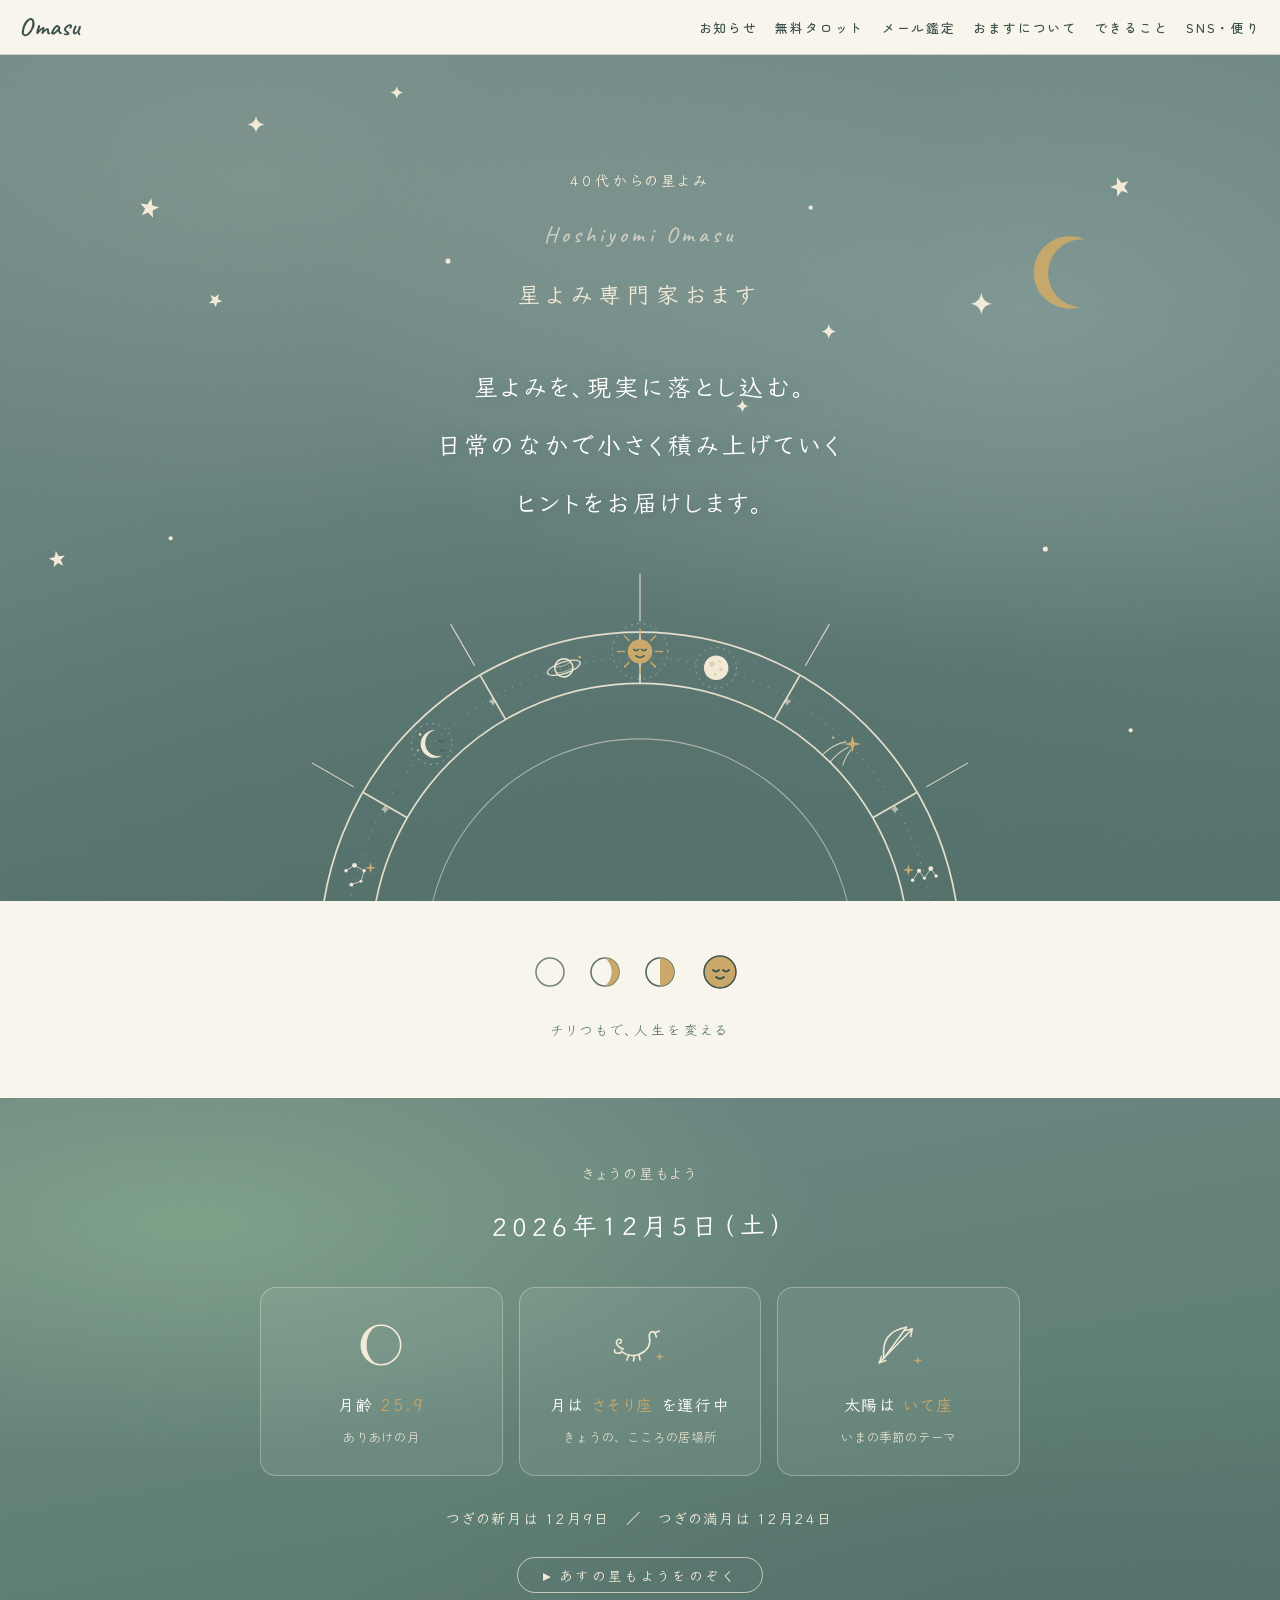
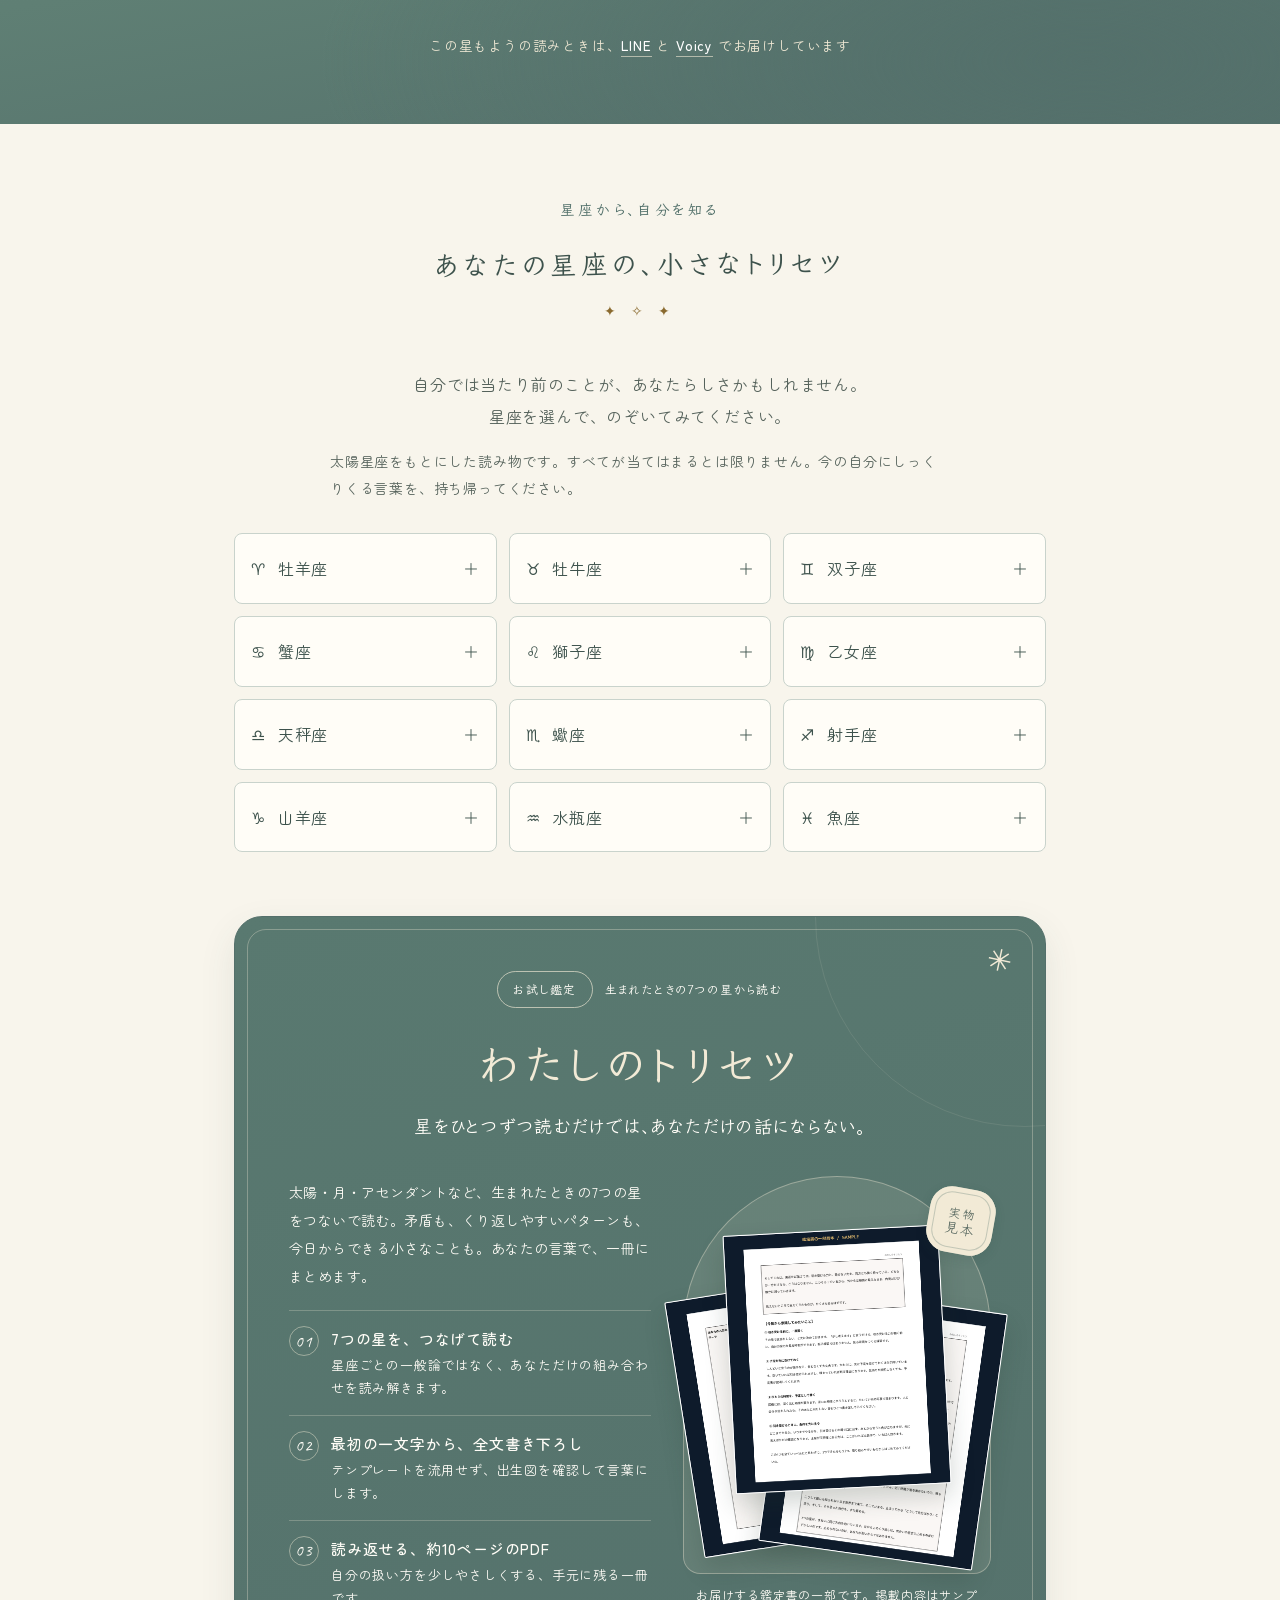
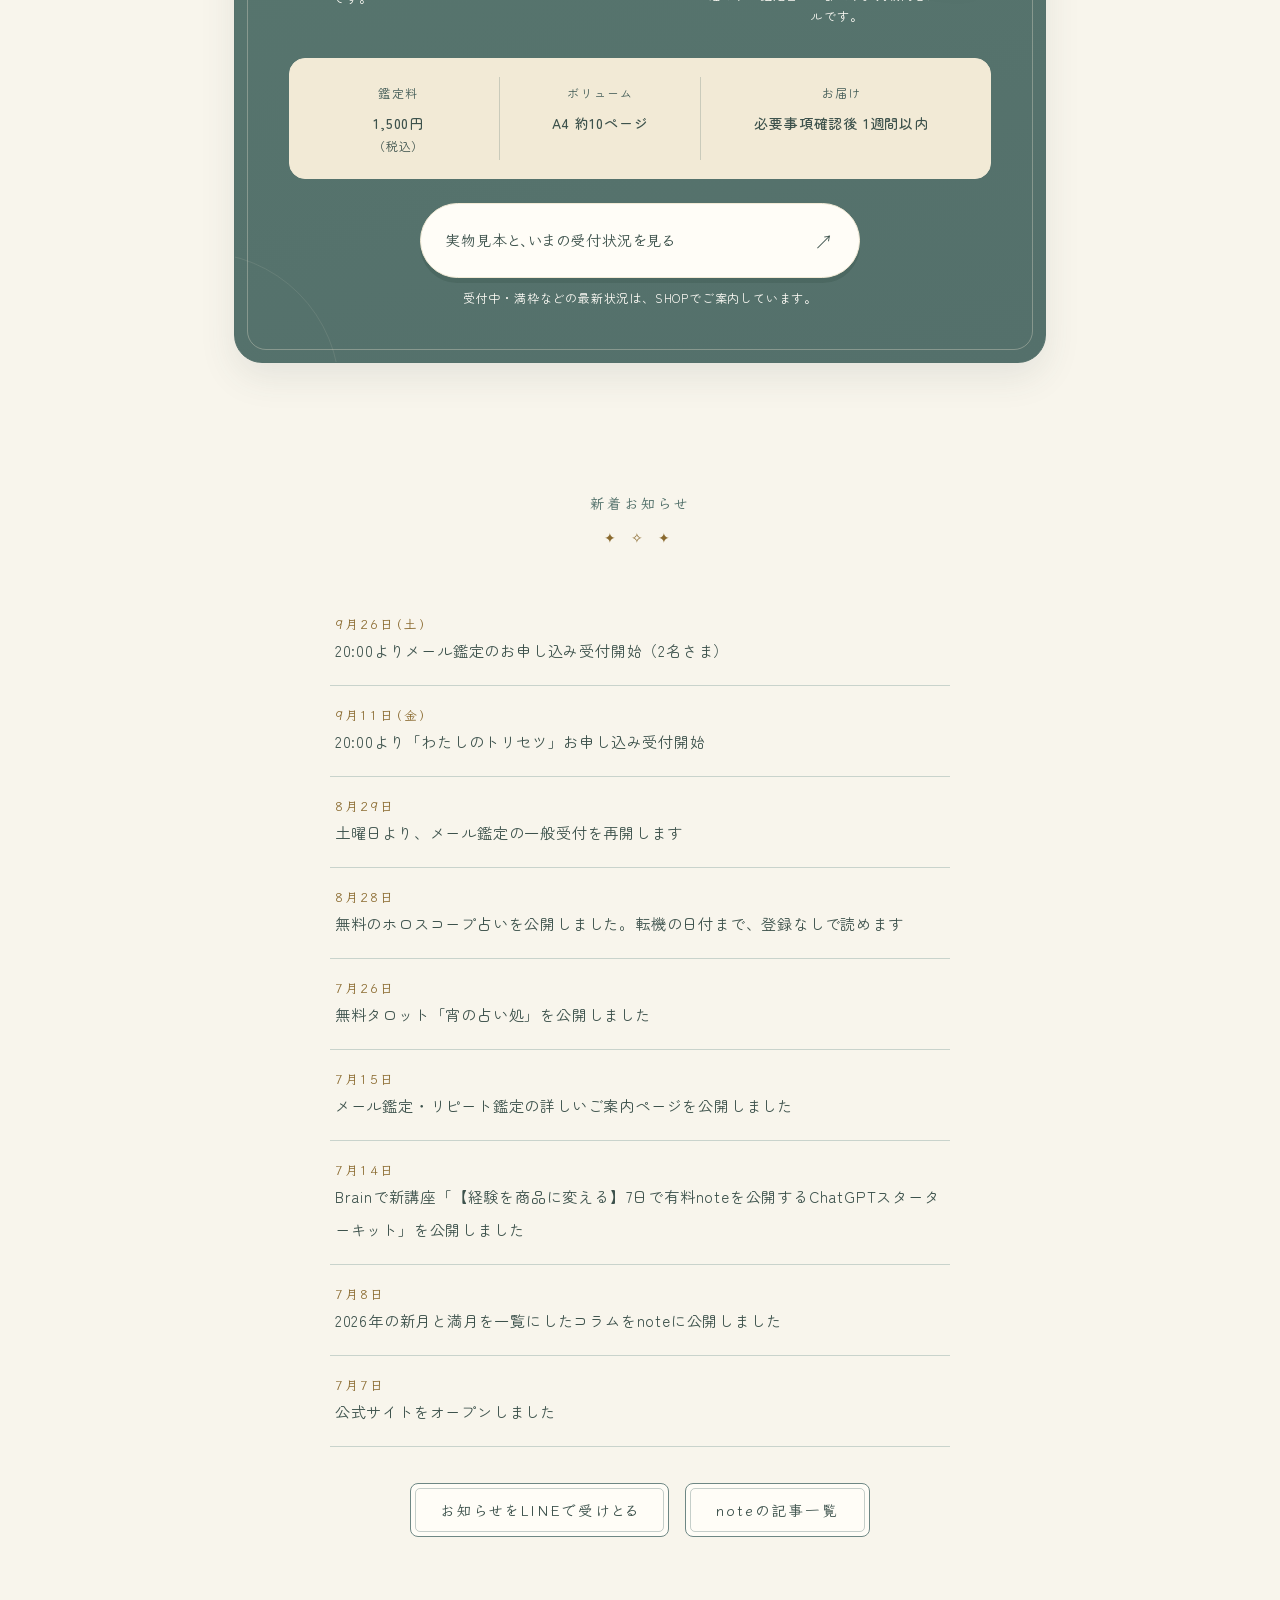
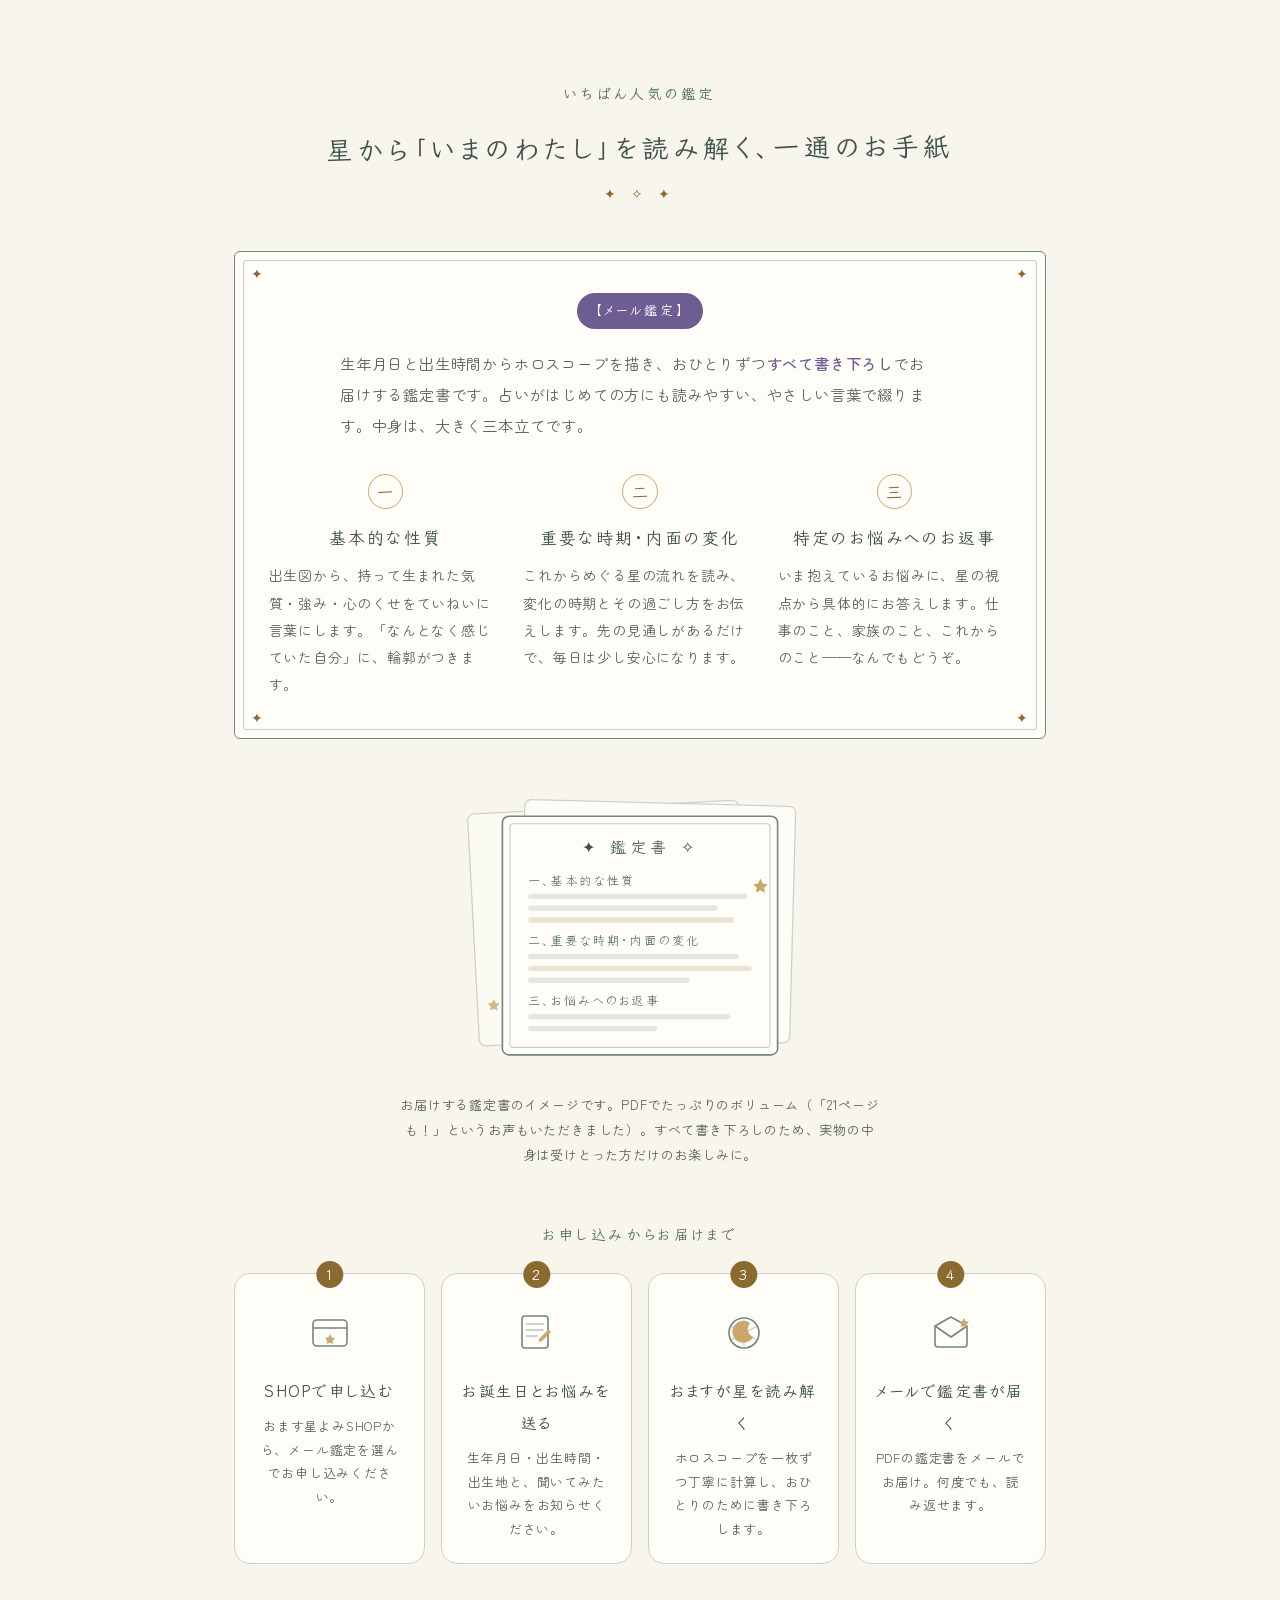
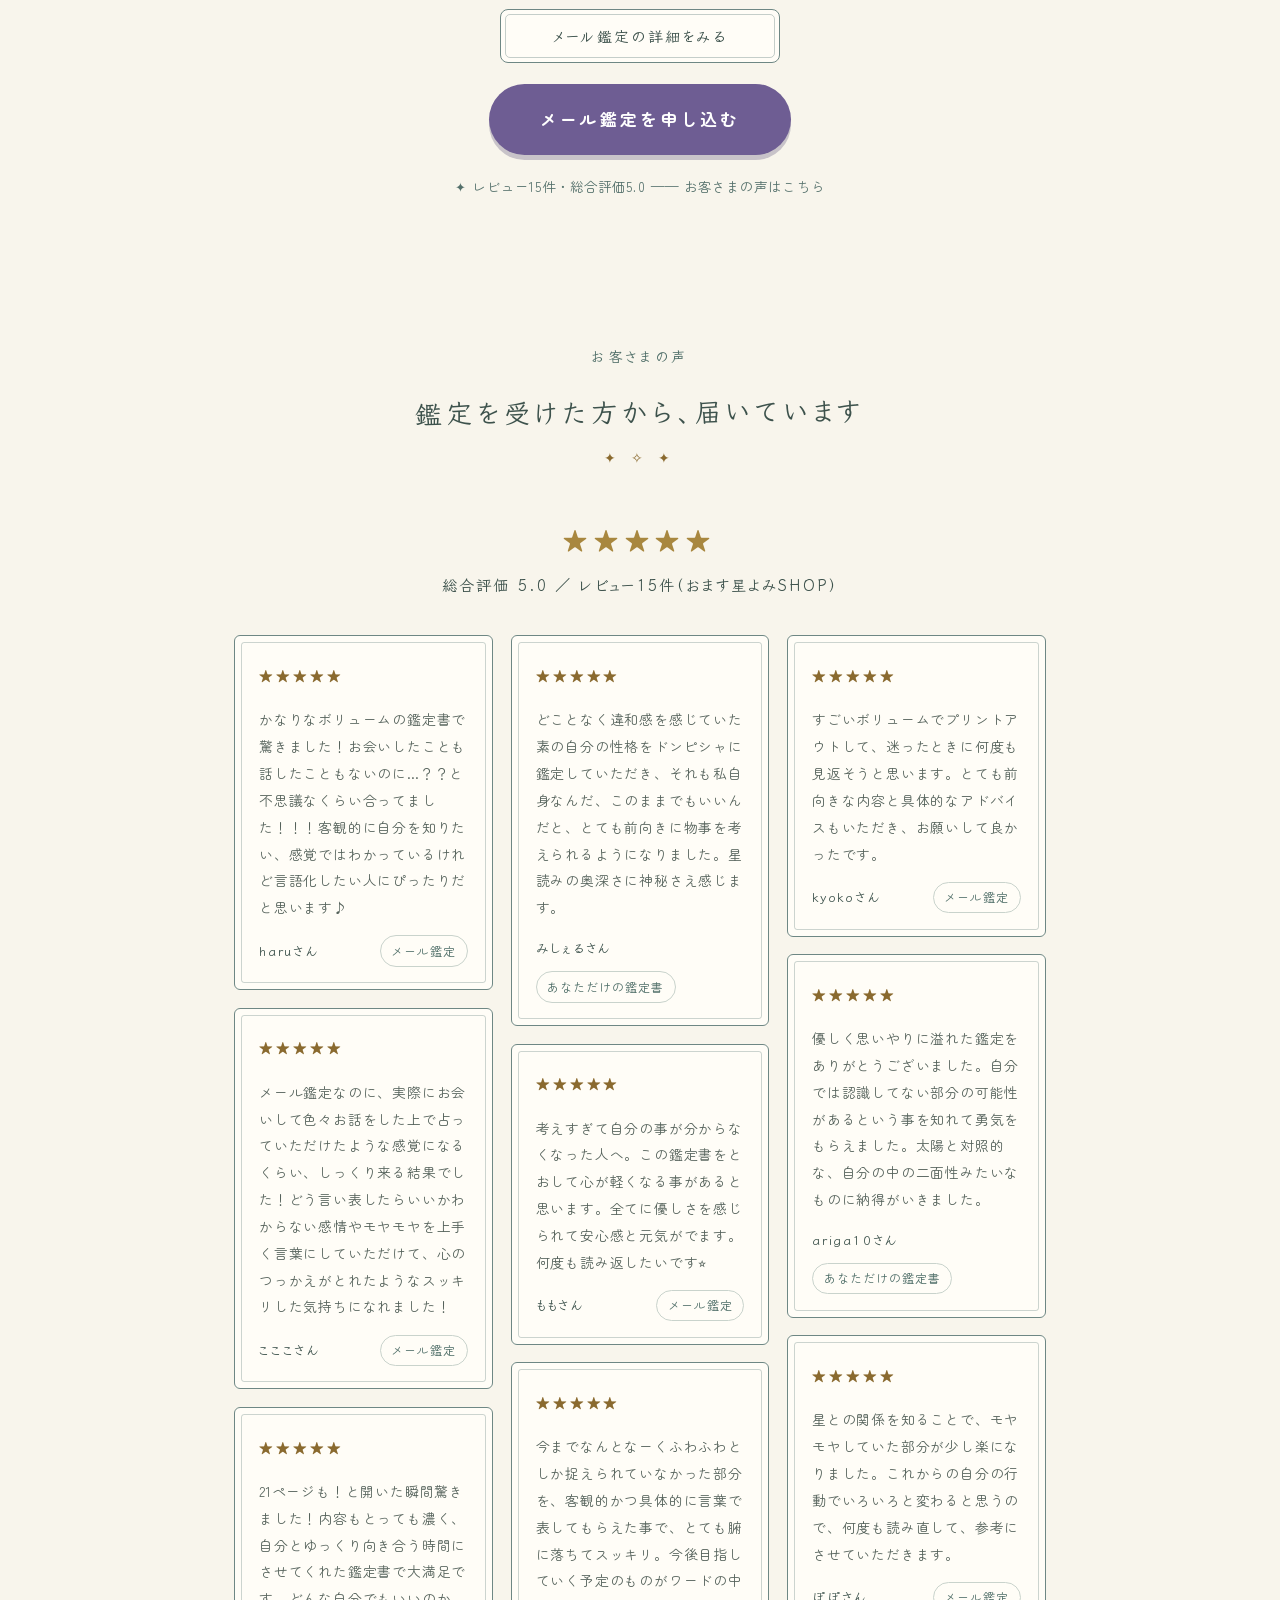
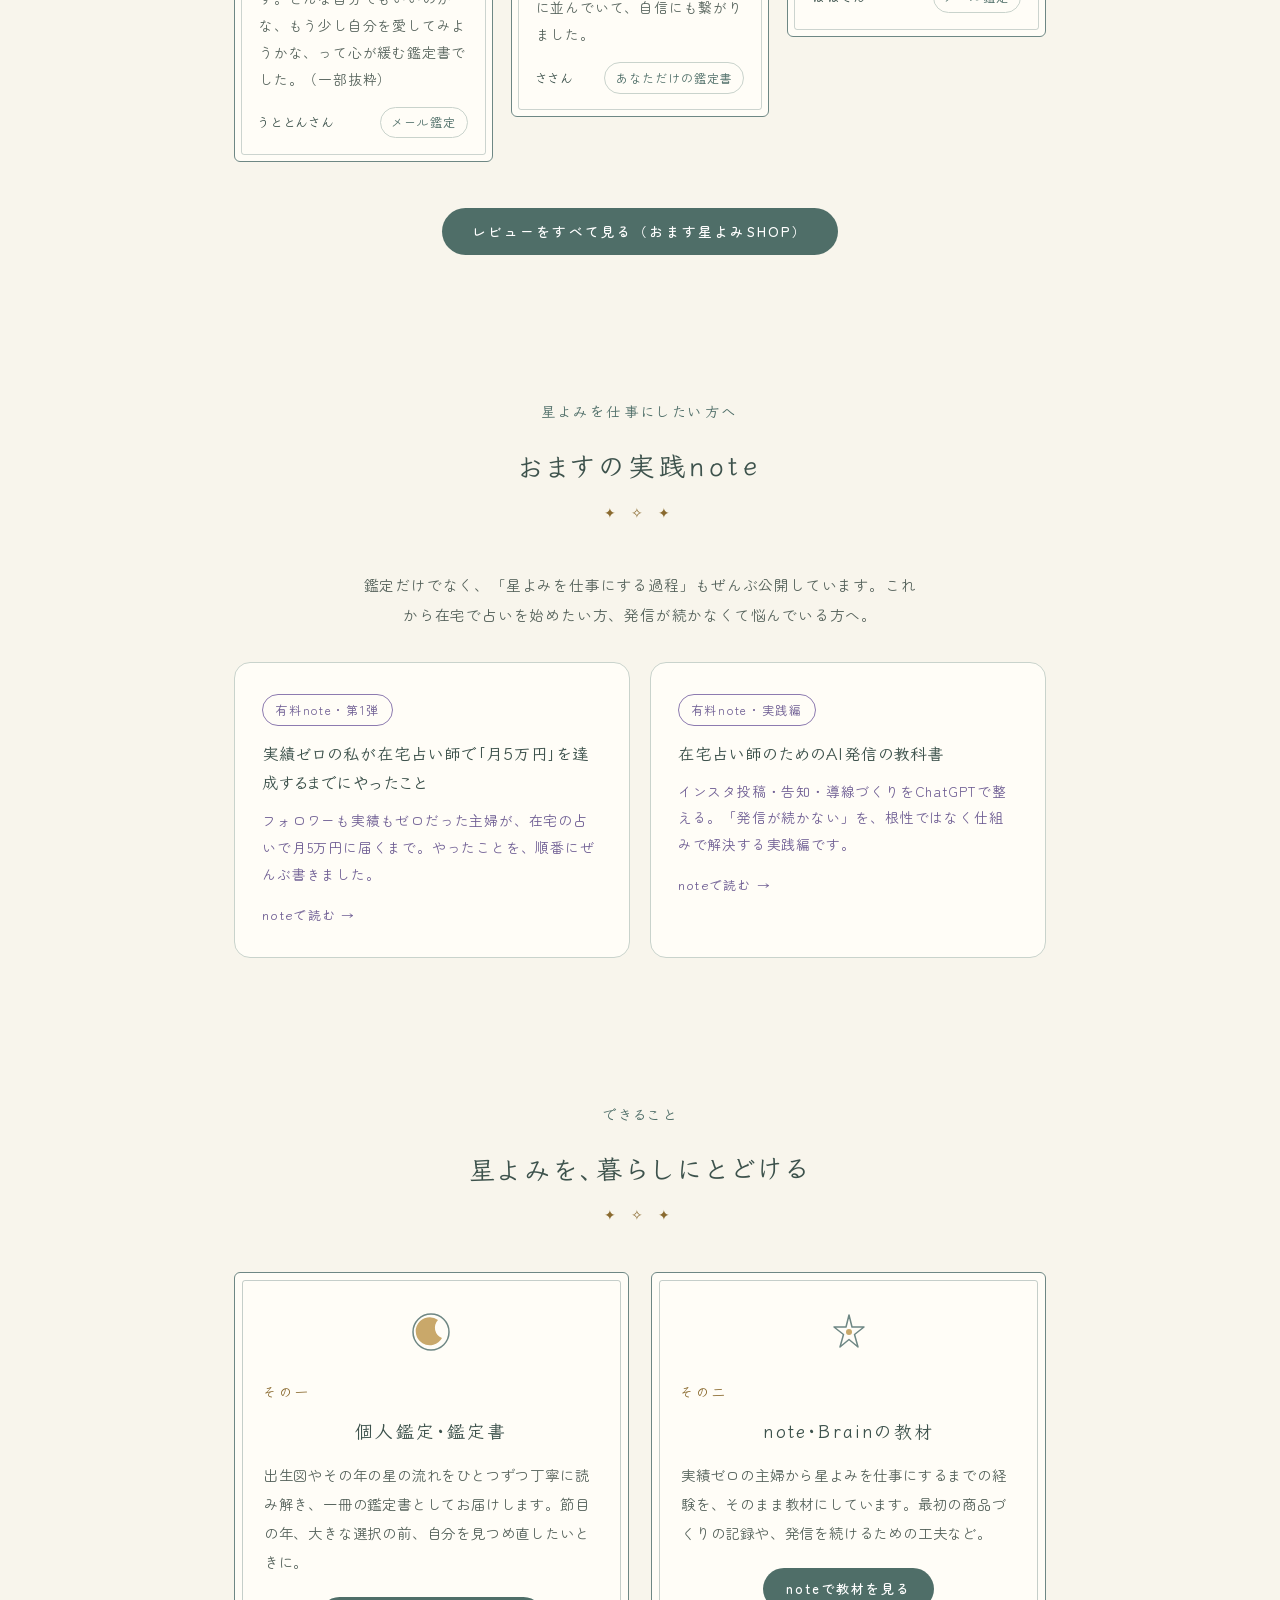
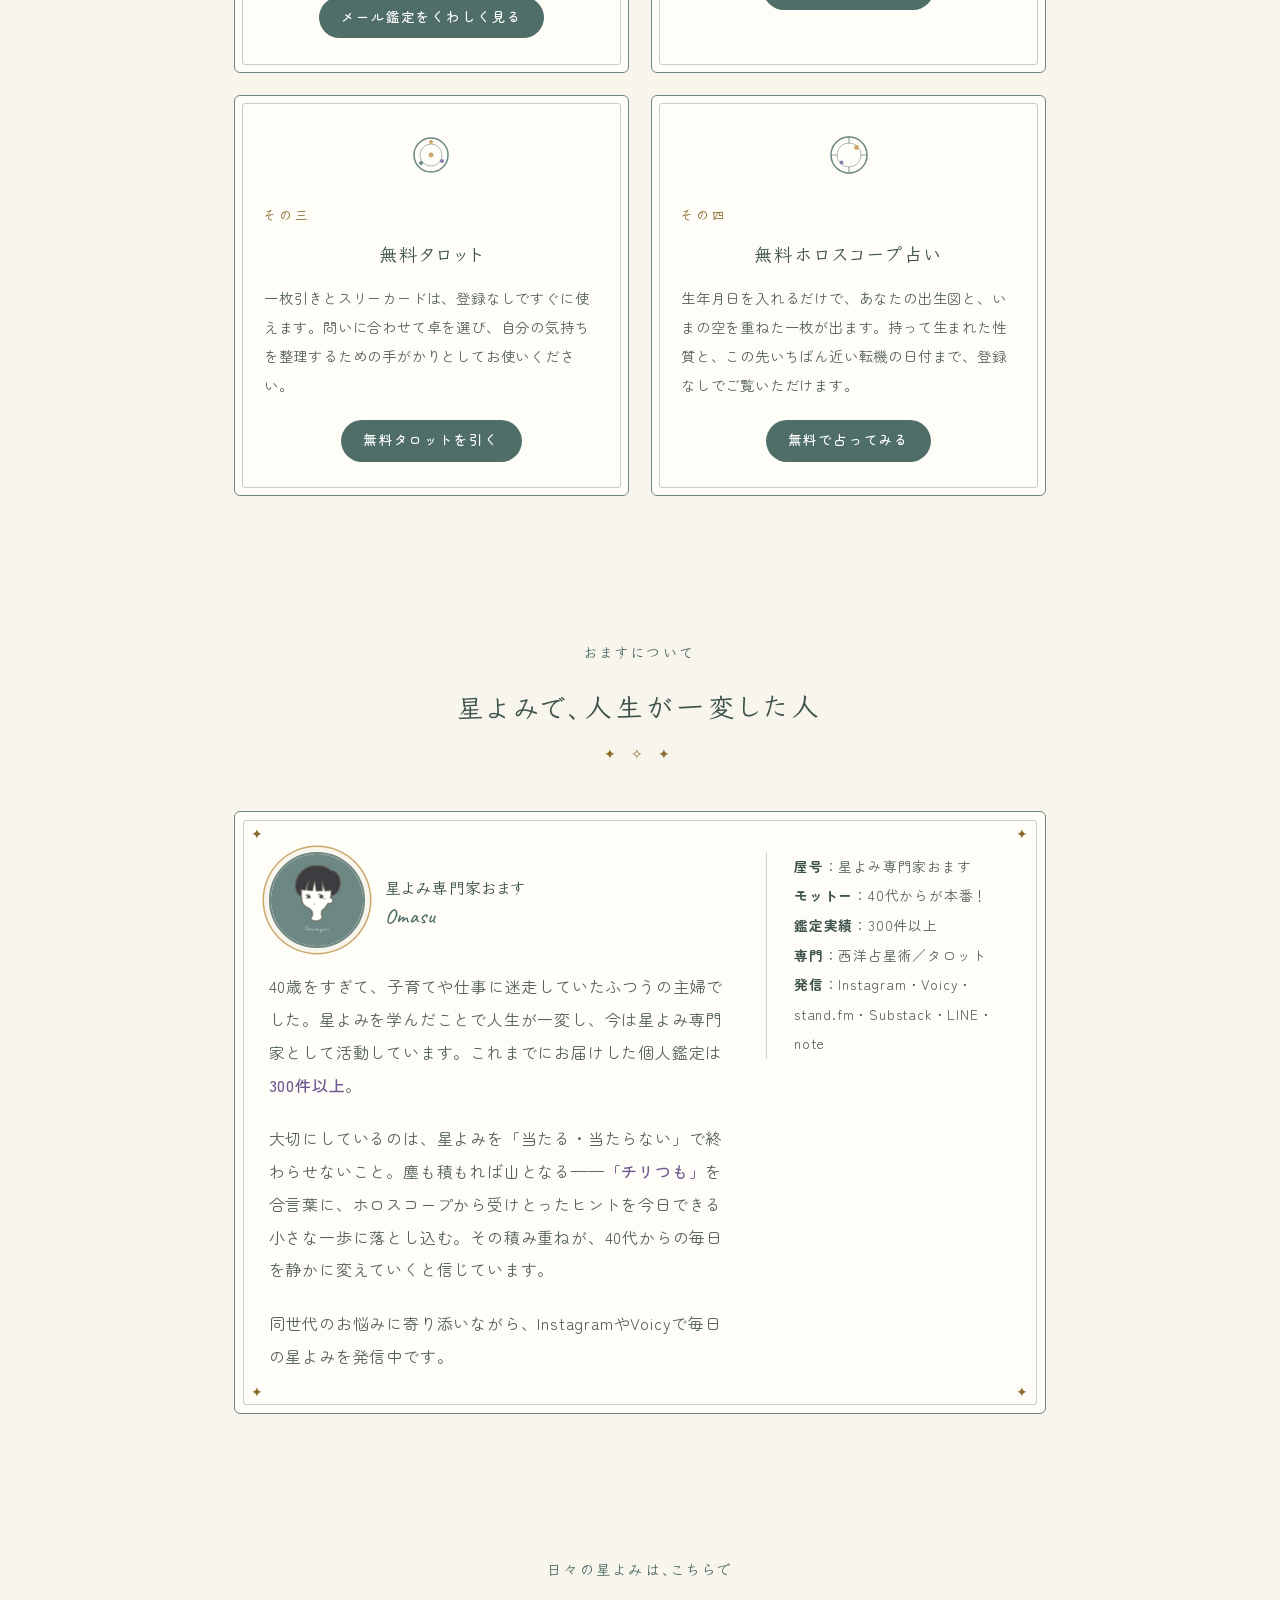
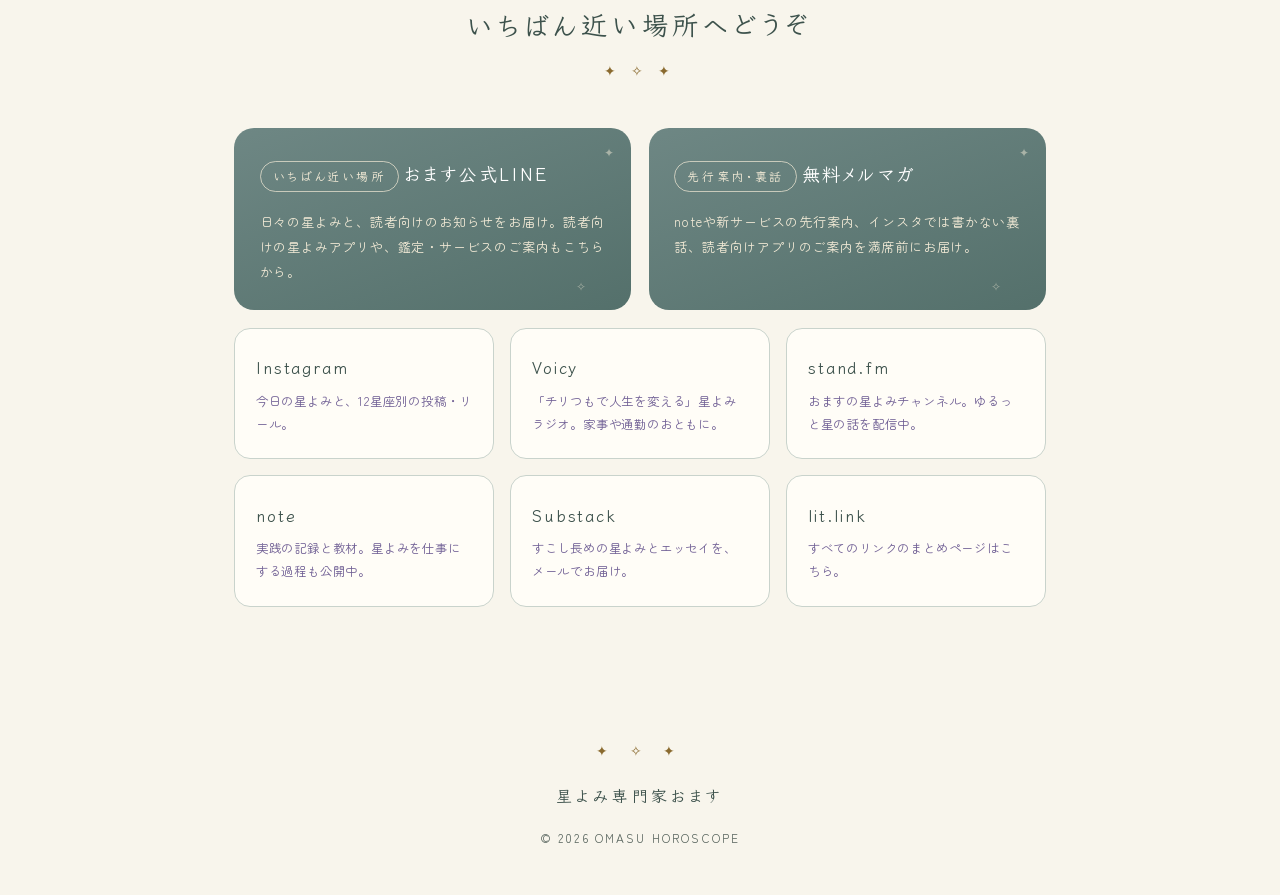
<file: index.html>
<!DOCTYPE html>
<html lang="ja">
<head>
<meta charset="UTF-8">
<meta name="viewport" content="width=device-width, initial-scale=1.0">
<title>星よみ専門家おます | 公式サイト</title>
<meta name="description" content="星よみ専門家おますの公式サイト。星よみを現実に落とし込みながら、日常生活の中で小さく積み上げていくヒントをお届けします。40代からが本番！">
<link rel="preconnect" href="https://fonts.googleapis.com">
<link rel="preconnect" href="https://fonts.gstatic.com" crossorigin>
<link href="https://fonts.googleapis.com/css2?family=Caveat:wght@500;600&family=Shippori+Mincho+B1:wght@500;700&family=Zen+Maru+Gothic:wght@400;500;700&family=Klee+One:wght@400;600&display=swap" rel="stylesheet">
<style>
  :root{
    --ivory:#f8f5ec;
    --card:#fffdf7;
    --green:#6e8784;        /* アイコンと同じ緑 */
    --green-hi:#7f9793;
    --green-deep:#54706b;
    --green-dark:#455e59;
    --green-ink:#3d524c;
    --cream:#f2ead6;
    --gold:#c9a86a;
    --murasaki:#8d7bb0;
    --lavender:#cfc5e3;
    --body:#55625b;
    --line:#c9d3cc;
    --maxw:860px;
  }
  *{margin:0;padding:0;box-sizing:border-box}
  html{scroll-behavior:smooth}
  body{
    background:var(--ivory);
    color:var(--body);
    font-family:'Zen Maru Gothic',sans-serif;
    line-height:2.05;
    letter-spacing:.05em;
    font-feature-settings:"palt";
  }
  ::selection{background:var(--green);color:#fff}
  h1,h2,h3{font-family:'Klee One',cursive;font-weight:600;color:var(--green-ink)}
  a{color:var(--murasaki);text-decoration:none;transition:opacity .25s}
  a:hover{opacity:.75}
  a:focus-visible{outline:2px solid var(--murasaki);outline-offset:4px;border-radius:8px}

  .obi{
    font-family:'Klee One',cursive;font-weight:600;
    font-size:.9rem;letter-spacing:.24em;color:var(--green);
  }
  .hoshikugiri{
    display:flex;justify-content:center;gap:.8rem;
    color:var(--gold);font-size:.85rem;letter-spacing:.4em;margin-top:.4rem;
  }

  /* ---------- nav ---------- */
  nav{
    position:sticky;top:0;z-index:50;
    display:flex;align-items:center;justify-content:space-between;
    gap:1rem;
    padding:.65rem 1.2rem;
    background:rgba(248,245,236,.86);
    backdrop-filter:blur(8px);
    -webkit-backdrop-filter:blur(8px);
    border-bottom:1px solid var(--line);
  }
  nav .logo{
    font-family:'Caveat',cursive;
    font-weight:600;
    font-size:1.6rem;
    color:var(--green-ink);
    line-height:1;
  }
  nav ul{
    display:flex;gap:1.1rem;list-style:none;
    overflow-x:auto;
    -webkit-overflow-scrolling:touch;
  }
  nav ul a{
    font-size:.8rem;letter-spacing:.14em;color:var(--green-ink);
    white-space:nowrap;font-weight:500;
  }

  /* ---------- hero ---------- */
  .hero{
    position:relative;
    min-height:94svh;
    display:flex;align-items:center;justify-content:center;
    text-align:center;overflow:hidden;
    padding:4rem 1.5rem 0;
    background:
      radial-gradient(120% 90% at 20% 15%, rgba(242,234,214,.13) 0%, rgba(242,234,214,0) 45%),
      radial-gradient(90% 70% at 80% 30%, var(--green-hi) 0%, rgba(127,151,147,0) 60%),
      radial-gradient(110% 90% at 50% 100%, var(--green-deep) 0%, rgba(84,112,107,0) 65%),
      linear-gradient(175deg, var(--green) 0%, #66807c 55%, var(--green-deep) 100%);
    color:var(--cream);
  }
  /* 紙の粒子（リッチな質感） */
  .hero::after{
    content:"";
    position:absolute;inset:0;
    background-image:url("data:image/svg+xml,%3Csvg xmlns='http://www.w3.org/2000/svg' width='240' height='240'%3E%3Cfilter id='n'%3E%3CfeTurbulence type='fractalNoise' baseFrequency='0.9' numOctaves='2'/%3E%3C/filter%3E%3Crect width='240' height='240' filter='url(%23n)' opacity='0.5'/%3E%3C/svg%3E");
    opacity:.07;
    mix-blend-mode:overlay;
    pointer-events:none;
  }
  .hero-sky{position:absolute;inset:0;width:100%;height:100%;pointer-events:none}

  /* 星のまたたき */
  .tw{animation:twinkle 3.6s ease-in-out infinite}
  .tw:nth-of-type(2n){animation-delay:1.2s;animation-duration:4.4s}
  .tw:nth-of-type(3n){animation-delay:2.1s;animation-duration:5.2s}
  .tw:nth-of-type(5n){animation-delay:.6s}
  @keyframes twinkle{0%,100%{opacity:.9}50%{opacity:.25}}
  /* 月のゆらぎ */
  .moon-g{animation:moonfloat 9s ease-in-out infinite;transform-box:fill-box;transform-origin:center}
  @keyframes moonfloat{0%,100%{transform:translateY(0)}50%{transform:translateY(-9px)}}
  /* 光線の呼吸 */
  #rays{animation:breathe 7s ease-in-out infinite}
  @keyframes breathe{0%,100%{opacity:.5}50%{opacity:.2}}
  /* 流れ星 */
  .shooting{
    position:absolute;
    top:14%;left:-6%;
    width:130px;height:2px;
    background:linear-gradient(90deg, rgba(242,234,214,0), rgba(242,234,214,.95));
    border-radius:2px;
    transform:rotate(16deg);
    opacity:0;
    animation:shoot 9s ease-in infinite;
    animation-delay:3s;
  }
  @keyframes shoot{
    0%{opacity:0;transform:translate(0,0) rotate(16deg)}
    3%{opacity:1}
    9%{opacity:0;transform:translate(60vw,18vh) rotate(16deg)}
    100%{opacity:0;transform:translate(60vw,18vh) rotate(16deg)}
  }

  .hero-inner{
    position:relative;z-index:1;max-width:640px;
    /* 環は「幅か高さの大きい方」に合わせて拡大されるため、余白も同じ基準で確保する */
    padding-bottom:260px;
    padding-bottom:max(24vw, 36vh);
    padding-bottom:max(24vw, 36svh);
  }
  .hero .obi{color:var(--cream);opacity:.85}
  .hero h1{
    margin-top:1.1rem;
    font-size:clamp(1.1rem,3.4vw,1.4rem);
    letter-spacing:.3em;color:var(--cream);
  }
  .hero h1 .small{
    display:block;font-size:.62em;letter-spacing:.5em;opacity:.7;margin-bottom:.6em;
    font-family:'Caveat',cursive;font-weight:500;letter-spacing:.18em;font-size:1em;
  }
  .thesis{
    margin-top:2.5rem;
    font-family:'Klee One',cursive;font-weight:600;
    font-size:clamp(1.15rem,3.4vw,1.5rem);
    letter-spacing:.14em;line-height:2.4;color:#fff;
    transform:rotate(-.5deg);
    text-shadow:0 1px 12px rgba(61,82,76,.35);
  }
  .motto{
    display:inline-block;margin-top:2rem;
    font-family:'Klee One',cursive;font-weight:600;
    font-size:.9rem;letter-spacing:.14em;color:var(--cream);
    border:1.5px solid rgba(242,234,214,.75);
    border-radius:999px;padding:.5em 1.8em;transform:rotate(-1.5deg);
  }
  /* ヒーローの入場アニメーション */
  .rise{opacity:0;transform:translateY(18px);animation:rise 1s ease-out forwards}
  .rise.d1{animation-delay:.15s}.rise.d2{animation-delay:.35s}.rise.d3{animation-delay:.6s}.rise.d4{animation-delay:.85s}
  @keyframes rise{to{opacity:1;transform:none}}

  /* ---------- 満ちていく月 ---------- */
  .michiru{text-align:center;padding:3rem 1.5rem 0}
  .michiru .cap{
    font-family:'Klee One',cursive;font-size:.84rem;
    letter-spacing:.3em;color:var(--green);margin-top:.7rem;
  }

  /* ---------- 新着お知らせ ---------- */
  .news-list{max-width:620px;margin:0 auto}
  .news-item{
    display:block;
    border-bottom:1px solid var(--line);
    padding:1.15rem .3rem;
    color:var(--body);
  }
  a.news-item:hover{opacity:1;background:#fbfaf3}
  .news-date{
    font-family:'Klee One',cursive;
    font-weight:600;
    font-size:.8rem;
    letter-spacing:.16em;
    color:var(--gold);
    display:block;
    line-height:1.6;
  }
  .news-text{font-size:.95rem;line-height:1.9;color:var(--green-ink)}
  .news-btns{
    display:flex;flex-wrap:wrap;justify-content:center;gap:1rem;
    margin-top:2.2rem;
  }
  .btn-hand{
    position:relative;
    display:inline-block;
    font-family:'Klee One',cursive;
    font-weight:600;
    font-size:.92rem;
    letter-spacing:.14em;
    color:var(--green-ink);
    background:var(--card);
    border:1.5px solid var(--green);
    border-radius:8px;
    padding:.75em 2em;
  }
  .btn-hand::before{
    content:"";
    position:absolute;inset:4px;
    border:1px solid var(--green);
    opacity:.4;border-radius:5px;
    pointer-events:none;
  }
  .btn-hand:hover{background:var(--green);color:#fff;opacity:1}

  /* ---------- sections ---------- */
  section{max-width:var(--maxw);margin:0 auto;padding:4.4rem 1.5rem}
  .sec-head{text-align:center;margin-bottom:2.7rem}
  .sec-head h2{
    font-size:clamp(1.3rem,4vw,1.65rem);
    letter-spacing:.18em;margin-top:.8rem;transform:rotate(-.4deg);
  }
  p+p{margin-top:1.3em}
  em{font-style:normal;color:var(--murasaki);font-weight:500}

  /* スクロールで浮かび上がる */
  .reveal{opacity:0;transform:translateY(26px);transition:opacity .8s ease,transform .8s ease}
  .reveal.on{opacity:1;transform:none}

  /* タロットカード風の枠 */
  .tarot-card{
    position:relative;background:var(--card);
    border:1.5px solid var(--green);border-radius:6px;
    padding:2.5rem 2.1rem;
  }
  .tarot-card::before{
    content:"";position:absolute;inset:8px;
    border:1px solid var(--green);opacity:.4;border-radius:3px;pointer-events:none;
  }
  .kado{position:absolute;color:var(--gold);font-size:.9rem;line-height:1}
  .kado.tl{top:14px;left:16px}.kado.tr{top:14px;right:16px}
  .kado.bl{bottom:14px;left:16px}.kado.br{bottom:14px;right:16px}

  /* ---------- about ---------- */
  .about-grid{display:grid;grid-template-columns:1fr;gap:1.9rem}
  .prof-head{display:flex;align-items:center;gap:1.3rem;margin-bottom:1.4rem}
  .prof-icon{
    width:96px;height:96px;flex:0 0 auto;
    border-radius:50%;
    border:2.5px solid var(--green);
    box-shadow:0 0 0 5px var(--ivory), 0 0 0 6.5px var(--gold);
    object-fit:cover;
  }
  .prof-name{font-family:'Klee One',cursive;font-weight:600;color:var(--green-ink)}
  .prof-name .en{
    display:block;font-family:'Caveat',cursive;font-weight:500;
    font-size:1.3rem;color:var(--green);line-height:1.2;
  }
  .about-note{
    border-top:1px solid var(--line);padding-top:1.4rem;
    font-size:.86rem;line-height:2.15;
  }
  .about-note b{color:var(--green-ink);font-weight:700}

  /* ---------- services ---------- */
  .services{display:grid;grid-template-columns:1fr;gap:1.4rem}
  .service{
    position:relative;background:var(--card);
    border:1.5px solid var(--green);border-radius:6px;
    padding:2.2rem 1.8rem 2.1rem;text-align:center;
  }
  .service::before{
    content:"";position:absolute;inset:7px;
    border:1px solid var(--green);opacity:.4;border-radius:3px;pointer-events:none;
  }
  .service .icon{margin-bottom:.9rem}
  .service .num{
    font-family:'Klee One',cursive;font-weight:600;
    font-size:.8rem;letter-spacing:.32em;color:var(--gold);
  }
  .service h3{font-size:1.12rem;letter-spacing:.12em;margin:.45rem 0 .8rem}
  .service p{font-size:.9rem;line-height:2;text-align:left}
  .service .go{
    display:inline-block;margin-top:1.3rem;
    font-size:.82rem;font-weight:500;letter-spacing:.16em;
    color:#fff;background:var(--green);border-radius:999px;padding:.55em 1.7em;
  }
  .service .go:hover{background:var(--green-dark);opacity:1}

  /* ---------- apps ---------- */
  .apps{display:grid;grid-template-columns:1fr;gap:1.2rem}
  .app-card{
    display:block;background:var(--card);
    border:1.5px solid var(--line);border-radius:20px;
    padding:1.8rem 1.7rem;
    transition:transform .25s,border-color .25s;
  }
  .app-card:hover{opacity:1;transform:translateY(-3px);border-color:var(--green)}
  .app-card h3{font-size:1rem;letter-spacing:.1em}
  .app-card p{font-size:.85rem;margin-top:.55rem;line-height:1.95}
  .app-card .url{
    display:block;margin-top:.9rem;
    font-family:'Klee One',cursive;font-weight:600;
    font-size:.78rem;letter-spacing:.1em;color:var(--murasaki);
  }

  /* ---------- channels ---------- */
  .ch-featured{display:grid;grid-template-columns:1fr;gap:1.1rem;margin-bottom:1.1rem}
  .ch-big{
    position:relative;display:block;
    background:linear-gradient(160deg,var(--green) 0%,var(--green-deep) 100%);
    color:var(--cream);
    border-radius:20px;
    padding:1.7rem 1.6rem 1.6rem;
    overflow:hidden;
  }
  .ch-big:hover{opacity:.92}
  .ch-big .st{position:absolute;color:rgba(242,234,214,.5);font-size:.8rem}
  .ch-big .st.a{top:12px;right:16px}
  .ch-big .st.b{bottom:12px;right:44px;font-size:.6rem}
  .ch-big .ch-name{
    font-family:'Klee One',cursive;font-weight:600;
    font-size:1.15rem;letter-spacing:.14em;color:#fff;
  }
  .ch-big .ch-desc{display:block;font-size:.82rem;margin-top:.5rem;line-height:1.9;color:var(--cream)}
  .ch-big .tag{
    display:inline-block;margin-bottom:.6rem;
    font-family:'Klee One',cursive;font-weight:600;
    font-size:.7rem;letter-spacing:.22em;
    border:1px solid rgba(242,234,214,.7);
    border-radius:999px;padding:.2em 1em;color:var(--cream);
  }
  .channels{display:grid;grid-template-columns:1fr 1fr;gap:1rem}
  .channel{
    display:block;background:var(--card);
    border:1.5px solid var(--line);border-radius:16px;
    padding:1.4rem 1.3rem;
  }
  .channel:hover{opacity:1;border-color:var(--green);background:#fbfaf3}
  .channel .ch-name{
    font-family:'Klee One',cursive;font-weight:600;
    font-size:1rem;letter-spacing:.12em;color:var(--green-ink);
  }
  .channel .ch-desc{display:block;font-size:.78rem;margin-top:.35rem;line-height:1.85}

  /* ---------- voices（お客さまの声） ---------- */
  .rating-strip{
    text-align:center;
    margin-bottom:2.2rem;
  }
  .rating-strip .big-stars{
    color:var(--gold);
    font-size:1.5rem;
    letter-spacing:.28em;
  }
  .rating-strip .num-label{
    display:block;
    margin-top:.3rem;
    font-family:'Klee One',cursive;
    font-weight:600;
    font-size:.95rem;
    letter-spacing:.14em;
    color:var(--green-ink);
  }
  .voices{
    columns:1;
    column-gap:1.1rem;
  }
  .voice{
    position:relative;
    display:inline-block;
    width:100%;
    break-inside:avoid;
    background:var(--card);
    border:1.5px solid var(--green);
    border-radius:6px;
    padding:1.6rem 1.5rem 1.4rem;
    margin:0 0 1.1rem;
  }
  .voice::before{
    content:"";
    position:absolute;inset:6px;
    border:1px solid var(--green);
    opacity:.35;border-radius:3px;
    pointer-events:none;
  }
  .voice .stars{
    color:var(--gold);
    font-size:.85rem;
    letter-spacing:.22em;
    margin-bottom:.5rem;
  }
  .voice p{
    font-size:.86rem;
    line-height:1.95;
  }
  .voice .who{
    margin-top:.9rem;
    display:flex;
    align-items:center;
    justify-content:space-between;
    gap:.6rem;
    flex-wrap:wrap;
  }
  .voice .name{
    font-family:'Klee One',cursive;
    font-weight:600;
    font-size:.8rem;
    letter-spacing:.14em;
    color:var(--green-ink);
  }
  .voice .item-tag{
    font-size:.68rem;
    letter-spacing:.08em;
    color:var(--green);
    border:1px solid var(--line);
    border-radius:999px;
    padding:.2em .9em;
    white-space:nowrap;
  }
  .voices-more{
    text-align:center;
    margin-top:1.8rem;
  }
  .voices-more a{
    display:inline-block;
    font-size:.85rem;
    font-weight:500;
    letter-spacing:.16em;
    color:#fff;
    background:var(--green);
    border-radius:999px;
    padding:.7em 2.2em;
  }
  .voices-more a:hover{background:var(--green-deep);opacity:1}

  /* ---------- kantei（メール鑑定） ---------- */
  .kantei-chip{
    display:inline-block;
    font-family:'Klee One',cursive;
    font-weight:600;
    font-size:.82rem;
    letter-spacing:.2em;
    color:#fff;
    background:var(--murasaki);
    border-radius:999px;
    padding:.35em 1.4em;
    margin-bottom:1.2rem;
  }
  .kantei-lead{
    text-align:left;
    max-width:600px;
    margin:0 auto;
    font-size:.95rem;
  }
  .naiyou{
    display:grid;
    grid-template-columns:1fr;
    gap:1.3rem;
    margin-top:2rem;
  }
  .naiyou-item{text-align:center}
  .naiyou-num{
    display:inline-flex;
    align-items:center;
    justify-content:center;
    width:2.2em;height:2.2em;
    border:1.5px solid var(--gold);
    border-radius:50%;
    font-family:'Klee One',cursive;
    font-weight:600;
    color:var(--gold);
  }
  .naiyou-item h3{
    font-size:1.05rem;
    letter-spacing:.12em;
    margin:.7rem 0 .5rem;
  }
  .naiyou-item p{font-size:.87rem;line-height:1.95;text-align:left}

  .preview-wrap{text-align:center;margin-top:2.8rem}
  .preview-wrap svg{width:100%;max-width:430px;height:auto}
  .preview-cap{
    font-size:.82rem;
    max-width:480px;
    margin:.9rem auto 0;
    line-height:1.9;
  }

  .flow-head{text-align:center;margin:3.2rem 0 1.5rem}
  .flow{
    display:grid;
    grid-template-columns:1fr;
    gap:1rem;
  }
  .flow-step{
    position:relative;
    background:var(--card);
    border:1.5px solid var(--line);
    border-radius:16px;
    padding:1.6rem 1.2rem 1.4rem;
    text-align:center;
  }
  .step-num{
    position:absolute;
    top:-.9em;left:50%;
    transform:translateX(-50%);
    display:inline-flex;
    align-items:center;
    justify-content:center;
    width:1.9em;height:1.9em;
    background:var(--gold);
    color:#fff;
    border-radius:50%;
    font-family:'Klee One',cursive;
    font-weight:600;
    font-size:.9rem;
  }
  .flow-step .f-icon{margin:.4rem 0 .5rem}
  .flow-step h3{font-size:.98rem;letter-spacing:.08em}
  .flow-step p{font-size:.8rem;line-height:1.85;margin-top:.4rem}

  .kantei-cta{text-align:center;margin-top:2.8rem}
  .kantei-cta .btn-hand{display:block;max-width:280px;margin:0 auto 1.3rem}
  .cta-big{
    display:inline-block;
    background:var(--murasaki);
    color:#fff;
    font-weight:700;
    font-size:1.05rem;
    letter-spacing:.18em;
    border-radius:999px;
    padding:1.1em 3em;
    box-shadow:0 5px 0 rgba(77,64,110,.28);
  }
  .cta-big:hover{opacity:.88}
  .cta-sub{
    display:block;
    margin-top:1.1rem;
    font-size:.84rem;
    letter-spacing:.08em;
    color:var(--green-deep);
  }

  /* ---------- books（実践note） ---------- */
  .books-lead{
    text-align:center;
    max-width:560px;
    margin:0 auto 2rem;
    font-size:.92rem;
  }
  .books{
    display:grid;
    grid-template-columns:1fr;
    gap:1.2rem;
  }
  .book{
    display:block;
    background:var(--card);
    border:1.5px solid var(--line);
    border-radius:16px;
    padding:1.8rem 1.7rem;
    transition:transform .25s,border-color .25s;
  }
  .book:hover{opacity:1;transform:translateY(-3px);border-color:var(--murasaki)}
  .book-tag{
    display:inline-block;
    font-size:.7rem;
    letter-spacing:.14em;
    color:var(--murasaki);
    border:1px solid var(--murasaki);
    border-radius:999px;
    padding:.2em 1em;
    margin-bottom:.8rem;
  }
  .book h3{font-size:1.02rem;letter-spacing:.06em;line-height:1.8}
  .book p{font-size:.86rem;margin-top:.6rem;line-height:1.95}
  .book-go{
    display:block;
    margin-top:.9rem;
    font-family:'Klee One',cursive;
    font-weight:600;
    font-size:.8rem;
    letter-spacing:.1em;
    color:var(--murasaki);
  }

  /* ---------- seiza（12星座の帯） ---------- */
  .seiza-band{
    margin-top:3.4rem;
    padding:3.8rem 1.5rem 4rem;
    text-align:center;
    background:
      radial-gradient(90% 70% at 15% 20%, #7fa189 0%, rgba(127,161,137,0) 55%),
      radial-gradient(100% 80% at 85% 90%, #54706b 0%, rgba(84,112,107,0) 60%),
      linear-gradient(170deg, #6e8784 0%, #5f7f74 60%, #54706b 100%);
  }
  .seiza-band .obi{color:var(--cream);opacity:.9}
  .seiza-band h2{
    color:#fff;
    font-size:clamp(1.25rem,4vw,1.55rem);
    letter-spacing:.2em;
    margin-top:.7rem;
    transform:rotate(-.4deg);
  }
  .hm-grid{
    max-width:760px;
    margin:2.3rem auto 0;
    display:grid;
    grid-template-columns:1fr;
    gap:1rem;
  }
  .hm-card{
    background:rgba(255,253,247,.07);
    border:1px solid rgba(242,234,214,.35);
    border-radius:16px;
    padding:1.7rem 1.2rem 1.5rem;
    text-align:center;
  }
  .hm-art{display:flex;justify-content:center;min-height:60px}
  .hm-card svg{width:60px;height:60px;display:block}
  .hm-label{
    margin-top:.8rem;
    font-family:'Klee One',cursive;
    font-weight:600;
    font-size:1rem;
    letter-spacing:.1em;
    color:#fff;
  }
  .hm-label b{color:var(--gold);font-weight:600;letter-spacing:.12em}
  .hm-sub{font-size:.78rem;color:var(--cream);opacity:.85;margin-top:.3rem}
  .hm-next{
    margin-top:1.7rem;
    font-family:'Klee One',cursive;
    font-weight:600;
    font-size:.9rem;
    letter-spacing:.14em;
    color:var(--cream);
  }
  .hm-btn{
    display:inline-block;
    margin-top:1.5rem;
    font-family:'Klee One',cursive;
    font-weight:600;
    font-size:.85rem;
    letter-spacing:.16em;
    color:var(--cream);
    background:none;
    border:1.5px solid rgba(242,234,214,.7);
    border-radius:999px;
    padding:.55em 1.8em;
    cursor:pointer;
    transition:opacity .25s;
  }
  .hm-btn:hover{opacity:.72}
  .seiza-cap{
    margin-top:2.4rem;
    font-size:.85rem;
    color:var(--cream);
  }
  .seiza-cap a{
    color:#fff;
    font-weight:500;
    border-bottom:1px solid rgba(242,234,214,.6);
    padding-bottom:.1em;
  }

  /* ---------- footer ---------- */
  footer{text-align:center;padding:3.6rem 1.5rem 2.8rem;font-size:.75rem;letter-spacing:.18em}
  footer .stars{color:var(--gold);letter-spacing:.6em;font-size:.9rem}
  footer .mark{
    font-family:'Klee One',cursive;font-weight:600;
    font-size:1rem;letter-spacing:.24em;color:var(--green-ink);
    display:block;margin:.9rem 0;
  }

  @media (min-width:680px){
    .about-grid{grid-template-columns:1.9fr 1fr;align-items:start}
    .about-note{border-top:none;border-left:1px solid var(--line);padding:0 0 0 1.7rem}
    .services{grid-template-columns:repeat(3,1fr)}
    .apps{grid-template-columns:repeat(3,1fr)}
    .ch-featured{grid-template-columns:1fr 1fr}
    .channels{grid-template-columns:repeat(3,1fr)}
    .voices{columns:3}
    .naiyou{grid-template-columns:repeat(3,1fr)}
    .flow{grid-template-columns:repeat(4,1fr)}
    .books{grid-template-columns:1fr 1fr}
    .hm-grid{grid-template-columns:repeat(3,1fr)}
  }
  @media (prefers-reduced-motion:reduce){
    html{scroll-behavior:auto}
    .tw,.moon-g,#rays,.shooting{animation:none}
    .rise{animation:none;opacity:1;transform:none}
    .reveal{opacity:1;transform:none;transition:none}
    .app-card:hover{transform:none}
  }
</style>
<style id="kintsugi-repair">
/* ══════════════════════════════════════════════════════════════
   金継ぎ 追補スタイル【最小版】— 星よみ専門家おます 公式サイト
   2026-08-28 ／ 金継ぎ診断の追補スタイル。既存のCSSはそのままに、後から上書きしています。

   直すのは「明るい生成りの地の上で、文字が地に溶けている」ことだけ。
   ・レイアウトは1ミリも動かしません（幅・段組み・余白・文字サイズは触らない）
   ・夜空の節（ヒーロー／きょうの星もよう）も触りません
   ・色は1本に潰さず、色相はそのまま。明度だけ下げています
       金   #C9A86A → #8A6A2F（色相39°のまま）
       紫   #8D7BB0 → #6E5D93（色相260°のまま）
       緑   #6E8784 → #4F6E68（色相172°のまま）
   ══════════════════════════════════════════════════════════════ */

/* ── 金の文字（生成りの地の上）比2.07〜2.26 → 4.5以上 ───────── */
.hoshikugiri,
.news-date,
.kado,
.naiyou-num,
.service .num,
.voice .stars,
footer .stars{
  color:#8a6a2f;
}

/* 大きな★は「大文字」の床3.0でよいので、金みを多く残す */
.rating-strip .big-stars{ color:#a8873f }

/* ── くすみ緑の文字 比3.53〜3.84 → 4.5以上 ────────────────── */
.michiru .cap,
.obi,
.voice .item-tag,
.prof-name .en{
  color:#4f6e68;
}

/* ── 紫の文字 比3.69 → 4.5以上 ───────────────────────────── */
.kantei-lead em,
.about-grid em,
.book-tag,
.books a.book p,
.book-go,
.channel .ch-desc{
  color:#6e5d93;
}

/* ── 白い文字が載る面は、面の側を濃くする（文字は白のまま）──── */
.kantei-chip,
.cta-big{ background-color:#6e5d93 }
.step-num{ background-color:#8a6a2f }
.voices-more a,
.service .go{ background-color:#4f6e68 }

/* ── ここから下は「入れても入れなくてもよい」1ブロック ─────────
   9.6px〜11.2px の極小文字が15件あります（タグと小ラベル）。
   12px 未満は読めない扱いなので、12px まで上げるとその15件が消えます。
   幅も並びも変わりません（文字が0.8〜2.4px大きくなるだけ）。
   要らなければ、この最後のブロックごと消してください。 */
.voice .item-tag,
.book-tag,
.ch-big .tag,
.ch-big .st,
.ch-big .st.b{
  font-size:12px;
}

/* ── できることが4枚になったので 2×2 に（2026-08-28）───────────
   3列のままだと1枚270pxで本文が1行10〜16字しか入らず、
   4枚目だけが次の行にぽつんと残る。2列にすると1枚415pxになり、
   行が伸びて読みやすくなり、並びの釣り合いも取れる。 */
@media (min-width:680px){
  .services{ grid-template-columns:repeat(2,1fr) }
}
</style>
<link rel="stylesheet" href="small-torisetsu.css">
</head>
<body>

<!-- ============ NAV ============ -->
<nav>
  <span class="logo">Omasu</span>
  <ul>
    <li><a href="#news">お知らせ</a></li>
    <li><a href="tarot/">無料タロット</a></li>
    <li><a href="#kantei">メール鑑定</a></li>
    <li><a href="#about">おますについて</a></li>
    <li><a href="#services">できること</a></li>
    <li><a href="#channels">SNS・便り</a></li>
  </ul>
</nav>

<!-- ============ HERO ============ -->
<header class="hero">
  <span class="shooting" aria-hidden="true"></span>

  <svg class="hero-sky" viewBox="0 0 1200 800" preserveAspectRatio="xMidYMax slice" aria-hidden="true">
    <defs>
      <path id="st5" d="M0 -9 L2.3 -2.6 L9 -2.2 L3.6 1.9 L5.4 8.4 L0 4.6 L-5.4 8.4 L-3.6 1.9 L-9 -2.2 L-2.3 -2.6 Z"/>
      <path id="st4" d="M0 -10 Q1.2 -1.2 10 0 Q1.2 1.2 0 10 Q-1.2 1.2 -10 0 Q-1.2 -1.2 0 -10 Z"/>
    </defs>

    <g fill="#f2ead6">
      <use class="tw" href="#st5" x="140" y="150" transform="rotate(12 140 150)"/>
      <use class="tw" href="#st4" x="300" y="90"  transform="scale(.8)"/>
      <use class="tw" href="#st5" x="1050" y="130" transform="rotate(-18 1050 130)"/>
      <use class="tw" href="#st4" x="920" y="240"/>
      <use class="tw" href="#st5" x="200" y="360" transform="rotate(30 200 360) scale(.7)"/>
      <use class="tw" href="#st4" x="1110" y="380" transform="scale(.7)"/>
      <use class="tw" href="#st5" x="80"  y="560" transform="rotate(-10 80 560) scale(.85)"/>
      <use class="tw" href="#st4" x="1160" y="560" transform="scale(.6)"/>
      <use class="tw" href="#st4" x="620" y="70"  transform="scale(.6)"/>
      <circle class="tw" cx="420" cy="200" r="2.4"/>
      <circle class="tw" cx="760" cy="150" r="2"/>
      <circle class="tw" cx="980" cy="470" r="2.4"/>
      <circle class="tw" cx="160" cy="460" r="2"/>
      <circle class="tw" cx="1060" cy="640" r="2"/>
    </g>

    <g class="moon-g">
      <path d="M 1005 175 a 34 34 0 1 0 22 60 a 27 27 0 1 1 -22 -60 z"
            fill="#c9a86a" opacity=".95" transform="rotate(24 1000 205)"/>
    </g>

    <g fill="none" stroke="#f2ead6" stroke-width="1.6" opacity=".9">
      <circle cx="600" cy="848" r="300"/>
      <circle cx="600" cy="848" r="252"/>
      <circle cx="600" cy="848" r="276" stroke-width="1" stroke-dasharray="1 7" opacity=".4"/>
      <circle cx="600" cy="848" r="200" stroke-width="1" opacity=".6"/>
      <g id="spokes"></g>
      <g id="rays" stroke-width="1"></g>
    </g>
    <!-- 環にそって並ぶ天体のメダイヨン（すべて手描きのSVG） -->
    <g id="medallions" stroke-linecap="round">

      <!-- こぐま座ふうの星のつらなり（左端） -->
      <g transform="translate(333.4 776.6)">
        <polyline points="-9,-5 -1,-10 8,-5 5,5 -4,8" fill="none" stroke="#f2ead6" stroke-width="0.9" opacity=".7"/>
        <circle cx="-9" cy="-5" r="1.6" fill="#f2ead6"/>
        <circle cx="-1" cy="-10" r="2.2" fill="#f2ead6"/>
        <circle cx="8" cy="-5" r="1.6" fill="#f2ead6"/>
        <circle cx="5" cy="5" r="1.4" fill="#f2ead6"/>
        <circle cx="-4" cy="8" r="1.8" fill="#f2ead6"/>
        <path d="M14 -13 l1.1 4.2 4.2 1.1 -4.2 1.1 -1.1 4.2 -1.1 -4.2 -4.2 -1.1 4.2 -1.1 z" fill="#c9a86a"/>
      </g>

      <!-- 眠る三日月 -->
      <g transform="translate(404.8 652.8)">
        <circle r="19" fill="none" stroke="#f2ead6" stroke-width="0.8" stroke-dasharray="1 5" opacity=".55"/>
        <path d="M3 -13 a13 13 0 1 0 6.5 24 a10.5 10.5 0 1 1 -6.5 -24 z" fill="#f2ead6"/>
        <path d="M6.5 -3 q2.4 2.2 4.8 -0.3 M8 5.5 q2 1.8 4 0.4" stroke="#455e59" stroke-width="1.3" fill="none"/>
        <circle cx="-11" cy="-9" r="1.2" fill="#f2ead6" opacity=".8"/>
        <circle cx="-13" cy="6" r="1" fill="#f2ead6" opacity=".6"/>
      </g>

      <!-- 環をまとう星（土星） -->
      <g transform="translate(528.6 581.4)">
        <g transform="rotate(-18)">
          <path d="M-16 0 a16 5.4 0 0 1 32 0" fill="none" stroke="#f2ead6" stroke-width="1.2" opacity=".9"/>
          <circle r="8.5" fill="none" stroke="#f2ead6" stroke-width="1.4"/>
          <path d="M-7.5 -3 q7.5 2.6 15 0 M-8 2.6 q8 2.6 16 0" stroke="#f2ead6" stroke-width="0.8" fill="none" opacity=".65"/>
          <path d="M-16 0 a16 5.4 0 0 0 32 0" fill="none" stroke="#f2ead6" stroke-width="1.2"/>
        </g>
        <circle cx="15" cy="-10" r="1.3" fill="#c9a86a"/>
      </g>

      <!-- ほほえむ太陽（頂点） -->
      <g transform="translate(600 566)">
        <circle r="26" fill="none" stroke="#f2ead6" stroke-width="0.8" stroke-dasharray="1 5" opacity=".5"/>
        <g stroke="#c9a86a" stroke-width="1.4">
          <line x1="0" y1="-14.5" x2="0" y2="-21"/>
          <line x1="0" y1="14.5" x2="0" y2="21"/>
          <line x1="-14.5" y1="0" x2="-21" y2="0"/>
          <line x1="14.5" y1="0" x2="21" y2="0"/>
          <line x1="-10.3" y1="-10.3" x2="-14.5" y2="-14.5"/>
          <line x1="10.3" y1="-10.3" x2="14.5" y2="-14.5"/>
          <line x1="-10.3" y1="10.3" x2="-14.5" y2="14.5"/>
          <line x1="10.3" y1="10.3" x2="14.5" y2="14.5"/>
        </g>
        <circle r="11.5" fill="#c9a86a"/>
        <path d="M-6 -2 q2.4 2.4 4.8 0 M1.2 -2 q2.4 2.4 4.8 0 M-4 4 q4 3.6 8 0" stroke="#455e59" stroke-width="1.4" fill="none"/>
      </g>

      <!-- クレーターのある満月 -->
      <g transform="translate(671.4 581.4)">
        <circle r="19" fill="none" stroke="#f2ead6" stroke-width="0.8" stroke-dasharray="1 5" opacity=".55"/>
        <circle r="11.5" fill="#f2ead6"/>
        <circle cx="-4" cy="-3.5" r="2.6" fill="#ded3ae"/>
        <circle cx="4.5" cy="1.5" r="1.8" fill="#ded3ae"/>
        <circle cx="-1" cy="6" r="1.4" fill="#ded3ae"/>
        <circle cx="3.5" cy="-6" r="1.1" fill="#ded3ae"/>
      </g>

      <!-- ながれ星 -->
      <g transform="translate(795.2 652.8)">
        <path d="M-2 -2 q-12 2 -22 12 M0 3 q-10 5 -17 14 M3 5 q-6 7 -8 15" fill="none" stroke="#f2ead6" stroke-width="1" opacity=".75"/>
        <path d="M4 -8 l1.7 6.3 6.3 1.7 -6.3 1.7 -1.7 6.3 -1.7 -6.3 -6.3 -1.7 6.3 -1.7 z" fill="#c9a86a"/>
        <circle cx="-14" cy="-6" r="1.1" fill="#f2ead6" opacity=".7"/>
      </g>

      <!-- カシオペヤ座ふうの星のつらなり（右端） -->
      <g transform="translate(866.6 776.6)">
        <polyline points="-11,4 -5,-5 0,2 6,-7 11,0" fill="none" stroke="#f2ead6" stroke-width="0.9" opacity=".7"/>
        <circle cx="-11" cy="4" r="1.6" fill="#f2ead6"/>
        <circle cx="-5" cy="-5" r="1.9" fill="#f2ead6"/>
        <circle cx="0" cy="2" r="1.4" fill="#f2ead6"/>
        <circle cx="6" cy="-7" r="2.2" fill="#f2ead6"/>
        <circle cx="11" cy="0" r="1.6" fill="#f2ead6"/>
        <path d="M-15 -11 l1.1 4.2 4.2 1.1 -4.2 1.1 -1.1 4.2 -1.1 -4.2 -4.2 -1.1 4.2 -1.1 z" fill="#c9a86a"/>
      </g>

      <!-- メダイヨンの合間の小さなきらめき -->
      <g fill="#f2ead6" opacity=".6">
        <path d="M361 710 q1 3.2 4 4 q-3 .8 -4 4 q-1 -3.2 -4 -4 q3 -.8 4 -4 z"/>
        <path d="M462 609 q1 3.2 4 4 q-3 .8 -4 4 q-1 -3.2 -4 -4 q3 -.8 4 -4 z"/>
        <path d="M738 609 q1 3.2 4 4 q-3 .8 -4 4 q-1 -3.2 -4 -4 q3 -.8 4 -4 z"/>
        <path d="M839 710 q1 3.2 4 4 q-3 .8 -4 4 q-1 -3.2 -4 -4 q3 -.8 4 -4 z"/>
      </g>
    </g>
  </svg>

  <div class="hero-inner">
    <p class="obi rise d1">40代からの星よみ</p>
    <h1 class="rise d2">
      <span class="small">Hoshiyomi Omasu</span>
      星よみ専門家おます
    </h1>
    <p class="thesis rise d3">
      星よみを、現実に落とし込む。<br>
      日常のなかで小さく積み上げていく<br>
      ヒントをお届けします。
    </p>
  </div>
</header>

<!-- ============ 満ちていく月 ============ -->
<div class="michiru reveal">
  <svg width="230" height="46" viewBox="0 0 230 46" aria-hidden="true">
    <g stroke="#3d524c" stroke-width="1.5">
      <circle cx="25" cy="23" r="14" fill="none" opacity=".7"/>
      <circle cx="80" cy="23" r="14" fill="none" opacity=".8"/>
      <path d="M 80 9 a 14 14 0 0 1 0 28 a 18 18 0 0 0 0 -28 z" fill="#c9a86a" stroke="none"/>
      <circle cx="135" cy="23" r="14" fill="none" opacity=".9"/>
      <path d="M 135 9 a 14 14 0 0 1 0 28 z" fill="#c9a86a" stroke="none"/>
      <circle cx="195" cy="23" r="16" fill="#c9a86a"/>
      <path d="M188 21 q3 3 6 0 M198 21 q3 3 6 0 M191 28 q4 3.5 8 0"
            stroke="#3d524c" stroke-width="1.8" fill="none" stroke-linecap="round"/>
    </g>
  </svg>
  <p class="cap">チリつもで、人生を変える</p>
</div>

<!-- ============ きょうの星もよう（自動計算） ============ -->
<div class="seiza-band reveal" id="hoshimoyo">
  <p class="obi">きょうの星もよう</p>
  <h2 id="hm-date">&nbsp;</h2>

  <div class="hm-grid">

    <div class="hm-card">
      <div class="hm-art">
        <svg id="hm-moon" viewBox="0 0 64 64" aria-hidden="true"></svg>
      </div>
      <p class="hm-label">月齢 <b id="hm-age">–</b></p>
      <p class="hm-sub" id="hm-phasename">–</p>
    </div>

    <div class="hm-card">
      <div class="hm-art" id="hm-moonsign-art"></div>
      <p class="hm-label">月は <b id="hm-moonsign">–</b> を運行中</p>
      <p class="hm-sub">きょうの、こころの居場所</p>
    </div>

    <div class="hm-card">
      <div class="hm-art" id="hm-sunsign-art"></div>
      <p class="hm-label">太陽は <b id="hm-sunsign">–</b></p>
      <p class="hm-sub">いまの季節のテーマ</p>
    </div>

  </div>

  <p class="hm-next"><span id="hm-newmoon">&nbsp;</span>　／　<span id="hm-fullmoon">&nbsp;</span></p>
  <button class="hm-btn" id="hm-btn" type="button">▸ あすの星もようをのぞく</button>
  <p class="seiza-cap">この星もようの読みときは、<a href="https://lin.ee/zI0K08R" target="_blank" rel="noopener">LINE</a> と <a href="https://voicy.jp/channel/960377" target="_blank" rel="noopener">Voicy</a> でお届けしています</p>

  <div id="seiza-lib" hidden>
    <svg data-sign="0" viewBox="0 0 64 64" fill="none" stroke="#f2ead6" stroke-width="1.7" stroke-linecap="round" stroke-linejoin="round" aria-hidden="true">
        <path d="M31 21 C26 10 11 12 13 23 C14 31 24 33 27 27"/>
        <path d="M33 21 C38 10 53 12 51 23 C50 31 40 33 37 27"/>
        <path d="M27 27 C25 38 29 45 32 45 C35 45 39 38 37 27"/>
        <path d="M26 33 q2 2 4 0 M34 33 q2 2 4 0"/>
        <path d="M50 8 l1 3.5 3.5 1 -3.5 1 -1 3.5 -1 -3.5 -3.5 -1 3.5 -1 z" fill="#c9a86a" stroke="none"/>
      </svg>
    <svg data-sign="1" viewBox="0 0 64 64" fill="none" stroke="#f2ead6" stroke-width="1.7" stroke-linecap="round" stroke-linejoin="round" aria-hidden="true">
        <circle cx="32" cy="36" r="11"/>
        <path d="M23 28 C15 20 18 9 27 12"/>
        <path d="M41 28 C49 20 46 9 37 12"/>
        <circle cx="28" cy="34" r="1.3" fill="#f2ead6" stroke="none"/>
        <circle cx="36" cy="34" r="1.3" fill="#f2ead6" stroke="none"/>
        <circle cx="30" cy="41" r="0.9" fill="#f2ead6" stroke="none"/>
        <circle cx="34" cy="41" r="0.9" fill="#f2ead6" stroke="none"/>
        <path d="M51 34 l1 3.5 3.5 1 -3.5 1 -1 3.5 -1 -3.5 -3.5 -1 3.5 -1 z" fill="#c9a86a" stroke="none"/>
      </svg>
    <svg data-sign="2" viewBox="0 0 64 64" fill="none" stroke="#f2ead6" stroke-width="1.7" stroke-linecap="round" stroke-linejoin="round" aria-hidden="true">
        <path d="M24 18 V46 M40 18 V46"/>
        <path d="M18 16 C26 12 38 12 46 16"/>
        <path d="M18 48 C26 52 38 52 46 48"/>
        <path d="M14 23 q1 4 5 5 q-4 1 -5 5 q-1 -4 -5 -5 q4 -1 5 -5 z" fill="#c9a86a" stroke="none"/>
        <path d="M50 31 q1 4 5 5 q-4 1 -5 5 q-1 -4 -5 -5 q4 -1 5 -5 z" fill="#c9a86a" stroke="none"/>
      </svg>
    <svg data-sign="3" viewBox="0 0 64 64" fill="none" stroke="#f2ead6" stroke-width="1.7" stroke-linecap="round" stroke-linejoin="round" aria-hidden="true">
        <ellipse cx="32" cy="37" rx="11" ry="7.5"/>
        <path d="M22 32 C14 28 12 19 19 17 C24 16 25 22 21 23"/>
        <path d="M42 32 C50 28 52 19 45 17 C40 16 39 22 43 23"/>
        <path d="M28 30 l-2 -5 M36 30 l2 -5"/>
        <circle cx="26" cy="24" r="1.2" fill="#f2ead6" stroke="none"/>
        <circle cx="38" cy="24" r="1.2" fill="#f2ead6" stroke="none"/>
        <path d="M29 38 q3 2.5 6 0"/>
        <path d="M22 42 l-6 4 M24 44.5 l-5 5 M42 42 l6 4 M40 44.5 l5 5"/>
        <path d="M54 46 l1 3.5 3.5 1 -3.5 1 -1 3.5 -1 -3.5 -3.5 -1 3.5 -1 z" fill="#c9a86a" stroke="none"/>
      </svg>
    <svg data-sign="4" viewBox="0 0 64 64" fill="none" stroke="#f2ead6" stroke-width="1.7" stroke-linecap="round" stroke-linejoin="round" aria-hidden="true">
        <circle cx="32" cy="36" r="9.5"/>
        <path d="M29.5 24.3 L32 18 L34.5 24.3"/>
        <path d="M38.5 26 L44.7 23.3 L42.1 29.5"/>
        <path d="M43.7 33.5 L50 36 L43.7 38.5"/>
        <path d="M42.1 42.5 L44.7 48.7 L38.5 46"/>
        <path d="M34.5 47.7 L32 54 L29.5 47.7"/>
        <path d="M25.5 46 L19.3 48.7 L21.9 42.5"/>
        <path d="M20.3 38.5 L14 36 L20.3 33.5"/>
        <path d="M21.9 29.5 L19.3 23.3 L25.5 26"/>
        <path d="M26.5 34 q2 2 4 0 M33.5 34 q2 2 4 0"/>
        <path d="M30 40 q2 2 4 0"/>
        <path d="M52 12 l1 3.5 3.5 1 -3.5 1 -1 3.5 -1 -3.5 -3.5 -1 3.5 -1 z" fill="#c9a86a" stroke="none"/>
      </svg>
    <svg data-sign="5" viewBox="0 0 64 64" fill="none" stroke="#f2ead6" stroke-width="1.7" stroke-linecap="round" stroke-linejoin="round" aria-hidden="true">
        <path d="M33 12 C31 26 31 40 32 52"/>
        <ellipse cx="28" cy="18" rx="2.6" ry="5.2" transform="rotate(-32 28 18)"/>
        <ellipse cx="37" cy="17" rx="2.6" ry="5.2" transform="rotate(32 37 17)"/>
        <ellipse cx="27" cy="26" rx="2.6" ry="5.2" transform="rotate(-32 27 26)"/>
        <ellipse cx="37" cy="25" rx="2.6" ry="5.2" transform="rotate(32 37 25)"/>
        <ellipse cx="28" cy="34" rx="2.6" ry="5.2" transform="rotate(-32 28 34)"/>
        <ellipse cx="36" cy="33" rx="2.6" ry="5.2" transform="rotate(32 36 33)"/>
        <path d="M32 44 C24 43 20 37 23 32"/>
        <path d="M32 49 C40 48 44 42 41 38"/>
        <path d="M47 10 l1 3.5 3.5 1 -3.5 1 -1 3.5 -1 -3.5 -3.5 -1 3.5 -1 z" fill="#c9a86a" stroke="none"/>
      </svg>
    <svg data-sign="6" viewBox="0 0 64 64" fill="none" stroke="#f2ead6" stroke-width="1.7" stroke-linecap="round" stroke-linejoin="round" aria-hidden="true">
        <circle cx="32" cy="11" r="2"/>
        <path d="M32 13 V49 M26 52 H38"/>
        <path d="M17 25 H47"/>
        <path d="M17 25 L11 36 M17 25 L23 36"/>
        <path d="M9 36 Q17 44 25 36"/>
        <path d="M47 25 L41 36 M47 25 L53 36"/>
        <path d="M39 36 Q47 44 55 36"/>
        <path d="M53 14 l1 3.5 3.5 1 -3.5 1 -1 3.5 -1 -3.5 -3.5 -1 3.5 -1 z" fill="#c9a86a" stroke="none"/>
      </svg>
    <svg data-sign="7" viewBox="0 0 64 64" fill="none" stroke="#f2ead6" stroke-width="1.7" stroke-linecap="round" stroke-linejoin="round" aria-hidden="true">
        <path d="M12 38 C16 43 26 45 33 41"/>
        <path d="M33 41 C40 38 44 31 42 24 C41 19 45 16 48 19"/>
        <path d="M48 19 l4.5 -2 M48 19 l1.5 4.5"/>
        <path d="M13 36 C7 34 5 28 9 26 C13 25 13 30 10 30"/>
        <path d="M12 40 C7 42 4 40 5 37"/>
        <path d="M20 43 l-2 5 M26 44 l-1 5 M31 43 l1 5"/>
        <circle cx="14" cy="36" r="1.1" fill="#f2ead6" stroke="none"/>
        <path d="M53 40 l1 3.5 3.5 1 -3.5 1 -1 3.5 -1 -3.5 -3.5 -1 3.5 -1 z" fill="#c9a86a" stroke="none"/>
      </svg>
    <svg data-sign="8" viewBox="0 0 64 64" fill="none" stroke="#f2ead6" stroke-width="1.7" stroke-linecap="round" stroke-linejoin="round" aria-hidden="true">
        <path d="M16 46 Q12 18 40 13"/>
        <path d="M16 46 L40 13"/>
        <path d="M11 51 L46 15"/>
        <path d="M46 15 l-8 1.5 M46 15 l-1.5 8"/>
        <path d="M11 51 l2.5 -7 M11 51 l7 -2.5"/>
        <path d="M52 44 l1 3.5 3.5 1 -3.5 1 -1 3.5 -1 -3.5 -3.5 -1 3.5 -1 z" fill="#c9a86a" stroke="none"/>
      </svg>
    <svg data-sign="9" viewBox="0 0 64 64" fill="none" stroke="#f2ead6" stroke-width="1.7" stroke-linecap="round" stroke-linejoin="round" aria-hidden="true">
        <path d="M25 45 C22 35 26 26 33 24"/>
        <path d="M33 24 C38 13 52 11 53 19 C54 26 45 28 41 25"/>
        <path d="M34 26 l6 -1"/>
        <path d="M25 45 C29 49 36 49 40 46"/>
        <path d="M25 45 l-2 6"/>
        <path d="M30 32 q2 2 4 0"/>
        <circle cx="26" cy="41" r="0.9" fill="#f2ead6" stroke="none"/>
        <path d="M12 14 l1 3.5 3.5 1 -3.5 1 -1 3.5 -1 -3.5 -3.5 -1 3.5 -1 z" fill="#c9a86a" stroke="none"/>
      </svg>
    <svg data-sign="10" viewBox="0 0 64 64" fill="none" stroke="#f2ead6" stroke-width="1.7" stroke-linecap="round" stroke-linejoin="round" aria-hidden="true">
        <path d="M38 12 l10 3 -3 9 -10 -3 z"/>
        <path d="M48 15 q6 3 1 8"/>
        <circle cx="34" cy="26" r="1" fill="#f2ead6" stroke="none"/>
        <circle cx="31" cy="31" r="1.2" fill="#f2ead6" stroke="none"/>
        <circle cx="28" cy="36" r="1" fill="#f2ead6" stroke="none"/>
        <path d="M12 43 q4 -5 8 0 t8 0 t8 0 t8 0"/>
        <path d="M12 51 q4 -5 8 0 t8 0 t8 0 t8 0"/>
        <path d="M13 15 l1 3.5 3.5 1 -3.5 1 -1 3.5 -1 -3.5 -3.5 -1 3.5 -1 z" fill="#c9a86a" stroke="none"/>
      </svg>
    <svg data-sign="11" viewBox="0 0 64 64" fill="none" stroke="#f2ead6" stroke-width="1.7" stroke-linecap="round" stroke-linejoin="round" aria-hidden="true">
        <path d="M20 25 C25 18 37 18 42 25 C37 30 25 30 20 25 z"/>
        <path d="M20 25 L13 21 L13 30 z"/>
        <circle cx="37" cy="24" r="1" fill="#f2ead6" stroke="none"/>
        <path d="M44 39 C39 46 27 46 22 39 C27 34 39 34 44 39 z"/>
        <path d="M44 39 L51 43 L51 34 z"/>
        <circle cx="27" cy="40" r="1" fill="#f2ead6" stroke="none"/>
        <circle cx="48" cy="26" r="1.2" fill="#f2ead6" stroke="none"/>
        <circle cx="16" cy="46" r="1" fill="#f2ead6" stroke="none"/>
        <path d="M52 10 l1 3.5 3.5 1 -3.5 1 -1 3.5 -1 -3.5 -3.5 -1 3.5 -1 z" fill="#c9a86a" stroke="none"/>
      </svg>
  </div>
</div>

<!-- ============ 新着お知らせ ============ -->
<section id="small-torisetsu" aria-labelledby="ts-title">
  <div class="sec-head"><p class="obi">星座から、自分を知る</p><h2 id="ts-title">あなたの星座の、小さなトリセツ</h2><p class="hoshikugiri" aria-hidden="true">✦ ✧ ✦</p></div>
  <p class="ts-intro">自分では当たり前のことが、あなたらしさかもしれません。<br>星座を選んで、のぞいてみてください。</p>
  <p class="ts-note">太陽星座をもとにした読み物です。すべてが当てはまるとは限りません。今の自分にしっくりくる言葉を、持ち帰ってください。</p>
  <div class="ts-signs"><details name="small-torisetsu"><summary><span aria-hidden="true">♈︎</span> 牡羊座<span class="ts-open" aria-hidden="true">＋</span></summary><div class="ts-reading"><h3>まず動いて、道を見つける人</h3><h4>あなたが力を発揮する場面</h4><p>まだ誰も手をつけていないことに、一歩を踏み出すとき。やってみてから考える、その勢いが周りの背中も押します。</p><h4>疲れたときに出やすいくせ</h4><p>早く決めたくて、返事を待つ時間が苦しくなることも。いつもより急いでいると感じたら、少し疲れている合図かもしれません。</p><h4>自分をいたわる、小さなヒント</h4><p>今日中に決めなくてよいことを、一つだけ明日に回してみる。休んでも、あなたの行動力はなくなりません。</p></div></details><details name="small-torisetsu"><summary><span aria-hidden="true">♉︎</span> 牡牛座<span class="ts-open" aria-hidden="true">＋</span></summary><div class="ts-reading"><h3>自分の感覚で、確かめる人</h3><h4>あなたが力を発揮する場面</h4><p>好きなものや大切なことに、じっくり手をかけるとき。小さな違いに気づく感覚が、安心できる暮らしや仕事を育てます。</p><h4>疲れたときに出やすいくせ</h4><p>急な変更が続くと、普段なら流せることにも身構えがち。動けない自分を責める前に、落ち着く時間を取り戻して。</p><h4>自分をいたわる、小さなヒント</h4><p>いつもの飲み物を、座ってゆっくり味わう。何かを増やすより、心地よいものを一つ選んでみましょう。</p></div></details><details name="small-torisetsu"><summary><span aria-hidden="true">♊︎</span> 双子座<span class="ts-open" aria-hidden="true">＋</span></summary><div class="ts-reading"><h3>言葉と好奇心で、風を通す人</h3><h4>あなたが力を発揮する場面</h4><p>気になることを調べたり、人と話して考えを広げたりするとき。違う世界の話をつなぐところに、あなたの持ち味があります。</p><h4>疲れたときに出やすいくせ</h4><p>情報を追うほど、頭が休まらなくなることも。答えを探し続けているのに落ち着かない日は、入力を減らしてみて。</p><h4>自分をいたわる、小さなヒント</h4><p>気になっていることを紙に三つ書き、今日は一つだけ調べる。残りは忘れない場所に置いておけば大丈夫です。</p></div></details><details name="small-torisetsu"><summary><span aria-hidden="true">♋︎</span> 蟹座<span class="ts-open" aria-hidden="true">＋</span></summary><div class="ts-reading"><h3>安心できる居場所を、育てる人</h3><h4>あなたが力を発揮する場面</h4><p>身近な人の小さな変化に気づき、必要な手を差し伸べるとき。相手を覚えていることが、あたたかな信頼につながります。</p><h4>疲れたときに出やすいくせ</h4><p>周りを気にかけすぎて、自分の気持ちが後回しになることも。親しい人ほど、わかってほしい思いが強くなりそうです。</p><h4>自分をいたわる、小さなヒント</h4><p>誰かに合わせる前に「私はどうしたい？」と一度聞く。今日は自分のために、好きな献立を選んでもいいのです。</p></div></details><details name="small-torisetsu"><summary><span aria-hidden="true">♌︎</span> 獅子座<span class="ts-open" aria-hidden="true">＋</span></summary><div class="ts-reading"><h3>好きという気持ちを、形にする人</h3><h4>あなたが力を発揮する場面</h4><p>自分がいいと思ったものを、自分の言葉で届けるとき。楽しんで取り組む姿そのものが、周りの力になることがあります。</p><h4>疲れたときに出やすいくせ</h4><p>反応が気になって、頑張っているのに満たされないことも。見てもらうために、無理を重ねていないか確かめて。</p><h4>自分をいたわる、小さなヒント</h4><p>誰にも見せない楽しみを一つ持つ。上手にできたかより「私はこれが好き」を味わう時間を作ってみましょう。</p></div></details><details name="small-torisetsu"><summary><span aria-hidden="true">♍︎</span> 乙女座<span class="ts-open" aria-hidden="true">＋</span></summary><div class="ts-reading"><h3>小さな工夫で、毎日を整える人</h3><h4>あなたが力を発揮する場面</h4><p>困っていることを具体的に見つけ、使いやすい形に直すとき。細やかな気づきが、人の負担をそっと軽くします。</p><h4>疲れたときに出やすいくせ</h4><p>できていない所ばかり目に入り、休むにも理由が必要になることも。気づける力を、自分への厳しさだけに使わないで。</p><h4>自分をいたわる、小さなヒント</h4><p>今日できたことを三つ数えてから、作業を終える。途中のものが残っていても、一日の区切りはつけられます。</p></div></details><details name="small-torisetsu"><summary><span aria-hidden="true">♎︎</span> 天秤座<span class="ts-open" aria-hidden="true">＋</span></summary><div class="ts-reading"><h3>違う思いの間に、橋をかける人</h3><h4>あなたが力を発揮する場面</h4><p>いくつもの立場を見渡し、無理の少ない着地点を探すとき。相手を尊重する姿勢が、対話の入口を作ります。</p><h4>疲れたときに出やすいくせ</h4><p>誰も困らない答えを探して、自分が決められなくなることも。周りの納得と、自分の納得は別々に考えてよさそうです。</p><h4>自分をいたわる、小さなヒント</h4><p>小さな選択を一つ、自分の好みだけで決める。人に説明できる理由がなくても、好きなほうを選んでみて。</p></div></details><details name="small-torisetsu"><summary><span aria-hidden="true">♏︎</span> 蠍座<span class="ts-open" aria-hidden="true">＋</span></summary><div class="ts-reading"><h3>大切なものと、深く向き合う人</h3><h4>あなたが力を発揮する場面</h4><p>信頼した人やテーマに、時間をかけて向き合うとき。表面だけで終わらせない姿勢が、確かな理解を育てます。</p><h4>疲れたときに出やすいくせ</h4><p>気になる一言を、何度も思い返してしまうことも。考え続けても答えが増えないなら、いったん距離を置く時間を。</p><h4>自分をいたわる、小さなヒント</h4><p>今わかっている事実と、想像していることを分けて書く。結論を出さずに置いておくことも、自分を守る方法です。</p></div></details><details name="small-torisetsu"><summary><span aria-hidden="true">♐︎</span> 射手座<span class="ts-open" aria-hidden="true">＋</span></summary><div class="ts-reading"><h3>少し先の可能性へ、手を伸ばす人</h3><h4>あなたが力を発揮する場面</h4><p>新しい考え方や知らない世界に触れるとき。目の前の出来事を広い視点で捉え直す力が、次の一歩につながります。</p><h4>疲れたときに出やすいくせ</h4><p>窮屈さから抜け出したくて、予定や目標を増やしすぎることも。遠くへ進む前に、今の荷物を見直してみて。</p><h4>自分をいたわる、小さなヒント</h4><p>いつもの道を少し変える、気になる本を数ページ読む。大きな決断をしなくても、新しい風は入れられます。</p></div></details><details name="small-torisetsu"><summary><span aria-hidden="true">♑︎</span> 山羊座<span class="ts-open" aria-hidden="true">＋</span></summary><div class="ts-reading"><h3>積み重ねを、確かな形にする人</h3><h4>あなたが力を発揮する場面</h4><p>目標までの道筋を考え、できることを一つずつ進めるとき。続けてきたことが、誰かの安心や信頼につながります。</p><h4>疲れたときに出やすいくせ</h4><p>自分が引き受けたほうが早いと、役割を抱え込みがち。休んでいる間も、次の仕事を考えていないでしょうか。</p><h4>自分をいたわる、小さなヒント</h4><p>今日やらないことを一つ決める。任せる範囲を小さく区切れば、人の力を借りる練習も始めやすくなります。</p></div></details><details name="small-torisetsu"><summary><span aria-hidden="true">♒︎</span> 水瓶座<span class="ts-open" aria-hidden="true">＋</span></summary><div class="ts-reading"><h3>当たり前を、別の角度から見る人</h3><h4>あなたが力を発揮する場面</h4><p>いつものやり方を少し離れて眺め、違う方法を考えるとき。一人ひとりの違いを認める視点が、選択肢を広げます。</p><h4>疲れたときに出やすいくせ</h4><p>気持ちを説明しようとするほど、かえって自分から遠く感じることも。すぐに整理された答えにしなくても大丈夫です。</p><h4>自分をいたわる、小さなヒント</h4><p>「今はうまく言えないけれど」と、そのまま伝えてみる。考えがまとまる前の自分にも、居場所を用意しましょう。</p></div></details><details name="small-torisetsu"><summary><span aria-hidden="true">♓︎</span> 魚座<span class="ts-open" aria-hidden="true">＋</span></summary><div class="ts-reading"><h3>言葉にならない思いを、受けとる人</h3><h4>あなたが力を発揮する場面</h4><p>相手の気持ちや場の雰囲気を感じ取り、柔らかく応じるとき。想像する力が、表現や思いやりとして生きてきます。</p><h4>疲れたときに出やすいくせ</h4><p>周りの気分まで引き受けて、何に疲れたのかわからなくなることも。自分の感情と相手の感情を、少し分けてみて。</p><h4>自分をいたわる、小さなヒント</h4><p>通知を切って、ひとりで過ごす時間を短く確保する。すぐに返事をしない時間があっても、思いやりは伝えられます。</p></div></details></div>
  <div class="torisetsu-premium">
    <span class="torisetsu-orbit orbit-one" aria-hidden="true"></span>
    <span class="torisetsu-orbit orbit-two" aria-hidden="true"></span>
    <div class="torisetsu-heading">
      <p class="torisetsu-kicker"><span>お試し鑑定</span>生まれたときの7つの星から読む</p>
      <h3>わたしのトリセツ</h3>
      <p class="torisetsu-hook"><span>星をひとつずつ読むだけでは、</span><span>あなただけの話にならない。</span></p>
    </div>
    <div class="torisetsu-premium-grid">
      <div class="torisetsu-copy">
        <p class="torisetsu-lead">太陽・月・アセンダントなど、生まれたときの7つの星をつないで読む。矛盾も、くり返しやすいパターンも、今日からできる小さなことも。あなたの言葉で、一冊にまとめます。</p>

        <div class="torisetsu-points" aria-label="わたしのトリセツの特徴">
          <div class="torisetsu-point"><span>01</span><p><strong>7つの星を、つなげて読む</strong>星座ごとの一般論ではなく、あなただけの組み合わせを読み解きます。</p></div>
          <div class="torisetsu-point"><span>02</span><p><strong>最初の一文字から、全文書き下ろし</strong>テンプレートを流用せず、出生図を確認して言葉にします。</p></div>
          <div class="torisetsu-point"><span>03</span><p><strong>読み返せる、約10ページのPDF</strong>自分の扱い方を少しやさしくする、手元に残る一冊です。</p></div>
        </div>

      </div>

      <figure class="torisetsu-preview" aria-labelledby="torisetsu-preview-caption">
        <div class="torisetsu-seal"><span>実物</span>見本</div>
        <img class="torisetsu-sheet sheet-sun" src="assets/torisetsu/sample-sun.png" alt="わたしのトリセツ 太陽星座ページの見本" loading="lazy" width="1600" height="1920">
        <img class="torisetsu-sheet sheet-pattern" src="assets/torisetsu/sample-pattern.png" alt="7つの星をつないで読む、くり返しやすいパターンのページ見本" loading="lazy" width="1600" height="1920">
        <img class="torisetsu-sheet sheet-actions" src="assets/torisetsu/sample-actions.png" alt="今日から意識してみたいことのページ見本" loading="lazy" width="1600" height="1920">
        <figcaption id="torisetsu-preview-caption">お届けする鑑定書の一部です。掲載内容はサンプルです。</figcaption>
      </figure>
    </div>
    <div class="torisetsu-order">
      <dl class="torisetsu-facts">
        <div><dt>鑑定料</dt><dd>1,500円<small>（税込）</small></dd></div>
        <div><dt>ボリューム</dt><dd>A4 約10ページ</dd></div>
        <div><dt>お届け</dt><dd>必要事項確認後 1週間以内</dd></div>
      </dl>
      <a class="torisetsu-cta" href="https://omasuhoroscope.stores.jp/items/6a7808293ffe3e076fdcb962" target="_blank" rel="noopener">
        <span><span>実物見本と、</span><span>いまの受付状況を見る</span></span><b aria-hidden="true">↗</b>
      </a>
      <p class="torisetsu-status">受付中・満枠などの最新状況は、SHOPでご案内しています。</p>
    </div>
  </div>
</section>

<section id="news" class="reveal" style="padding-top:3.4rem">
  <div class="sec-head">
    <p class="obi">新着お知らせ</p>
    <p class="hoshikugiri">&#10022; &#10023; &#10022;</p>
  </div>

  <!--
    ◆ お知らせの追加のしかた ◆
    下の <a class="news-item"> のかたまりをコピーして、いちばん上に貼り付け、
    日付・本文・リンク先(href)を書き替えてください。
    リンクが不要なお知らせは <div class="news-item"> ～ </div> に変えればOKです。
    表示は上から新しい順。古いものは削除して3〜5件程度を保つのがおすすめです。
  -->
  <div class="news-list">
    <a class="news-item" href="kantei.html">
      <span class="news-date">9月26日（土）</span>
      <span class="news-text">20:00よりメール鑑定のお申し込み受付開始（2名さま）</span>
    </a>
    <a class="news-item" href="https://omasuhoroscope.stores.jp/items/6a7808293ffe3e076fdcb962">
      <span class="news-date">9月11日（金）</span>
      <span class="news-text">20:00より「わたしのトリセツ」お申し込み受付開始</span>
    </a>
    <a class="news-item" href="kantei.html">
      <span class="news-date">8月29日</span>
      <span class="news-text">土曜日より、メール鑑定の一般受付を再開します</span>
    </a>

    <a class="news-item" href="https://omasuuranaishi-a11y.github.io/omasu-uranai/" target="_blank" rel="noopener">
      <span class="news-date">8月28日</span>
      <span class="news-text">無料のホロスコープ占いを公開しました。転機の日付まで、登録なしで読めます</span>
    </a>

    <a class="news-item" href="tarot/">
      <span class="news-date">7月26日</span>
      <span class="news-text">無料タロット「宵の占い処」を公開しました</span>
    </a>

    <a class="news-item" href="kantei.html">
      <span class="news-date">7月15日</span>
      <span class="news-text">メール鑑定・リピート鑑定の詳しいご案内ページを公開しました</span>
    </a>

    <a class="news-item" href="https://brain-market.com/u/oms_mitsu_yu_ya/a/bwMzMxUjMgoTZsNWa0JXY" target="_blank" rel="noopener">
      <span class="news-date">7月14日</span>
      <span class="news-text">Brainで新講座「【経験を商品に変える】7日で有料noteを公開するChatGPTスターターキット」を公開しました</span>
    </a>

    <a class="news-item" href="https://note.com/omasu_horoscope/n/nb43e22a0b31d" target="_blank" rel="noopener">
      <span class="news-date">7月8日</span>
      <span class="news-text">2026年の新月と満月を一覧にしたコラムをnoteに公開しました</span>
    </a>

    <div class="news-item">
      <span class="news-date">7月7日</span>
      <span class="news-text">公式サイトをオープンしました</span>
    </div>

  </div>

  <div class="news-btns">
    <a class="btn-hand" href="https://lin.ee/zI0K08R" target="_blank" rel="noopener">お知らせをLINEで受けとる</a>
    <a class="btn-hand" href="https://note.com/omasu_horoscope" target="_blank" rel="noopener">noteの記事一覧</a>
  </div>
</section>

<!-- ============ KANTEI（メール鑑定） ============ -->
<section id="kantei" class="reveal">
  <div class="sec-head">
    <p class="obi">いちばん人気の鑑定</p>
    <h2>星から「いまのわたし」を読み解く、一通のお手紙</h2>
    <p class="hoshikugiri">&#10022; &#10023; &#10022;</p>
  </div>

  <div class="tarot-card">
    <span class="kado tl">&#10022;</span><span class="kado tr">&#10022;</span>
    <span class="kado bl">&#10022;</span><span class="kado br">&#10022;</span>
    <div style="text-align:center"><span class="kantei-chip">【メール鑑定】</span></div>
    <p class="kantei-lead">生年月日と出生時間からホロスコープを描き、おひとりずつ<em>すべて書き下ろし</em>でお届けする鑑定書です。占いがはじめての方にも読みやすい、やさしい言葉で綴ります。中身は、大きく三本立てです。</p>

    <div class="naiyou">
      <div class="naiyou-item">
        <span class="naiyou-num">一</span>
        <h3>基本的な性質</h3>
        <p>出生図から、持って生まれた気質・強み・心のくせをていねいに言葉にします。「なんとなく感じていた自分」に、輪郭がつきます。</p>
      </div>
      <div class="naiyou-item">
        <span class="naiyou-num">二</span>
        <h3>重要な時期・内面の変化</h3>
        <p>これからめぐる星の流れを読み、変化の時期とその過ごし方をお伝えします。先の見通しがあるだけで、毎日は少し安心になります。</p>
      </div>
      <div class="naiyou-item">
        <span class="naiyou-num">三</span>
        <h3>特定のお悩みへのお返事</h3>
        <p>いま抱えているお悩みに、星の視点から具体的にお答えします。仕事のこと、家族のこと、これからのこと——なんでもどうぞ。</p>
      </div>
    </div>
  </div>

  <!-- 鑑定書のイメージ -->
  <div class="preview-wrap" aria-hidden="true">
    <svg viewBox="0 0 400 265" xmlns="http://www.w3.org/2000/svg">
      <!-- うしろのページ -->
      <g transform="rotate(-3 160 130)">
        <rect x="45" y="22" width="252" height="216" rx="6" fill="#fbfaf3" stroke="#c9d3cc" stroke-width="1.2"/>
      </g>
      <g transform="rotate(1.5 230 130)">
        <rect x="90" y="18" width="252" height="220" rx="6" fill="#fdfcf6" stroke="#c9d3cc" stroke-width="1.2"/>
      </g>
      <!-- まえのページ -->
      <rect x="72" y="30" width="256" height="222" rx="6" fill="#fffdf7" stroke="#6e8784" stroke-width="1.5"/>
      <rect x="79" y="37" width="242" height="208" rx="3" fill="none" stroke="#6e8784" stroke-width="1" opacity=".4"/>
      <text x="200" y="64" text-anchor="middle" font-family="'Klee One',cursive" font-size="15" fill="#3d524c" letter-spacing="4">&#10022; 鑑定書 &#10023;</text>
      <!-- 一、 -->
      <text x="96" y="94" font-family="'Klee One',cursive" font-size="11.5" fill="#54706b" letter-spacing="2">一、基本的な性質</text>
      <rect x="96" y="102" width="204" height="5" rx="2.5" fill="#e2e7e0"/>
      <rect x="96" y="113" width="176" height="5" rx="2.5" fill="#e2e7e0"/>
      <rect x="96" y="124" width="192" height="5" rx="2.5" fill="#e9e4d6"/>
      <!-- 二、 -->
      <text x="96" y="150" font-family="'Klee One',cursive" font-size="11.5" fill="#54706b" letter-spacing="2">二、重要な時期・内面の変化</text>
      <rect x="96" y="158" width="196" height="5" rx="2.5" fill="#e2e7e0"/>
      <rect x="96" y="169" width="208" height="5" rx="2.5" fill="#e9e4d6"/>
      <rect x="96" y="180" width="150" height="5" rx="2.5" fill="#e2e7e0"/>
      <!-- 三、 -->
      <text x="96" y="206" font-family="'Klee One',cursive" font-size="11.5" fill="#54706b" letter-spacing="2">三、お悩みへのお返事</text>
      <rect x="96" y="214" width="188" height="5" rx="2.5" fill="#e2e7e0"/>
      <rect x="96" y="225" width="120" height="5" rx="2.5" fill="#e2e7e0"/>
      <!-- 金の星 -->
      <path d="M312 88 l2.2 4.6 4.6.6-3.4 3.3.8 4.6-4.2-2.2-4.2 2.2.8-4.6-3.4-3.3 4.6-.6z" fill="#c9a86a"/>
      <path d="M64 200 l1.8 3.8 3.8.5-2.8 2.7.7 3.8-3.5-1.8-3.5 1.8.7-3.8-2.8-2.7 3.8-.5z" fill="#c9a86a" opacity=".8"/>
    </svg>
    <p class="preview-cap">お届けする鑑定書のイメージです。PDFでたっぷりのボリューム（「21ページも！」というお声もいただきました）。すべて書き下ろしのため、実物の中身は受けとった方だけのお楽しみに。</p>
  </div>

  <!-- 流れ -->
  <div class="flow-head">
    <p class="obi">お申し込みからお届けまで</p>
  </div>
  <div class="flow">

    <div class="flow-step">
      <span class="step-num">1</span>
      <div class="f-icon">
        <svg width="52" height="52" viewBox="0 0 52 52" aria-hidden="true">
          <rect x="9" y="14" width="34" height="26" rx="4" fill="none" stroke="#6e8784" stroke-width="1.6"/>
          <path d="M9 22 h34" stroke="#6e8784" stroke-width="1.6"/>
          <path d="M26 28 l1.7 3.5 3.6.5-2.6 2.5.6 3.6-3.3-1.7-3.3 1.7.6-3.6-2.6-2.5 3.6-.5z" fill="#c9a86a"/>
        </svg>
      </div>
      <h3>SHOPで申し込む</h3>
      <p>おます星よみSHOPから、メール鑑定を選んでお申し込みください。</p>
    </div>

    <div class="flow-step">
      <span class="step-num">2</span>
      <div class="f-icon">
        <svg width="52" height="52" viewBox="0 0 52 52" aria-hidden="true">
          <rect x="11" y="10" width="26" height="32" rx="3" fill="none" stroke="#6e8784" stroke-width="1.6"/>
          <path d="M16 18 h16 M16 24 h16 M16 30 h10" stroke="#c9d3cc" stroke-width="2" stroke-linecap="round"/>
          <path d="M40 26 l-9 9 -3.6 1 1-3.6 9-9 z" fill="#c9a86a"/>
        </svg>
      </div>
      <h3>お誕生日とお悩みを送る</h3>
      <p>生年月日・出生時間・出生地と、聞いてみたいお悩みをお知らせください。</p>
    </div>

    <div class="flow-step">
      <span class="step-num">3</span>
      <div class="f-icon">
        <svg width="52" height="52" viewBox="0 0 52 52" aria-hidden="true">
          <circle cx="26" cy="27" r="15" fill="none" stroke="#6e8784" stroke-width="1.6"/>
          <path d="M26 14 v26 M13.5 20.5 l25 13 M13.5 33.5 l25 -13" stroke="#6e8784" stroke-width="1" opacity=".5"/>
          <path d="M32 17 a11 11 0 1 0 3 14 a9 9 0 0 1 -3 -14z" fill="#c9a86a"/>
        </svg>
      </div>
      <h3>おますが星を読み解く</h3>
      <p>ホロスコープを一枚ずつ丁寧に計算し、おひとりのために書き下ろします。</p>
    </div>

    <div class="flow-step">
      <span class="step-num">4</span>
      <div class="f-icon">
        <svg width="52" height="52" viewBox="0 0 52 52" aria-hidden="true">
          <path d="M10 20 l16 -9 16 9 v18 a3 3 0 0 1 -3 3 h-26 a3 3 0 0 1 -3 -3 z" fill="none" stroke="#6e8784" stroke-width="1.6" stroke-linejoin="round"/>
          <path d="M10 20 l16 11 16 -11" fill="none" stroke="#6e8784" stroke-width="1.6" stroke-linejoin="round"/>
          <path d="M39 12 l1.6 3.3 3.4.5-2.5 2.4.6 3.4-3.1-1.6-3.1 1.6.6-3.4-2.5-2.4 3.4-.5z" fill="#c9a86a"/>
        </svg>
      </div>
      <h3>メールで鑑定書が届く</h3>
      <p>PDFの鑑定書をメールでお届け。何度でも、読み返せます。</p>
    </div>

  </div>

  <div class="kantei-cta">
    <a class="btn-hand" href="kantei.html">メール鑑定の詳細をみる</a>
    <a class="cta-big" href="https://omasuhoroscope.stores.jp/items/65f25bdbd397ae00328f8b2d" target="_blank" rel="noopener">メール鑑定を申し込む</a>
    <a class="cta-sub" href="#voices">&#10022; レビュー15件・総合評価5.0 —— お客さまの声はこちら</a>
  </div>
</section>

<!-- ============ VOICES（お客さまの声） ============ -->
<section id="voices" class="reveal">
  <div class="sec-head">
    <p class="obi">お客さまの声</p>
    <h2>鑑定を受けた方から、届いています</h2>
    <p class="hoshikugiri">&#10022; &#10023; &#10022;</p>
  </div>

  <div class="rating-strip">
    <span class="big-stars">★★★★★</span>
    <span class="num-label">総合評価 5.0 ／ レビュー15件（おます星よみSHOP）</span>
  </div>

  <div class="voices">

    <div class="voice">
      <p class="stars">★★★★★</p>
      <p>かなりなボリュームの鑑定書で驚きました！お会いしたことも話したこともないのに…？？と不思議なくらい合ってました！！！客観的に自分を知りたい、感覚ではわかっているけれど言語化したい人にぴったりだと思います♪</p>
      <div class="who"><span class="name">haruさん</span><span class="item-tag">メール鑑定</span></div>
    </div>

    <div class="voice">
      <p class="stars">★★★★★</p>
      <p>メール鑑定なのに、実際にお会いして色々お話をした上で占っていただけたような感覚になるくらい、しっくり来る結果でした！どう言い表したらいいかわからない感情やモヤモヤを上手く言葉にしていただけて、心のつっかえがとれたようなスッキリした気持ちになれました！</p>
      <div class="who"><span class="name">こここさん</span><span class="item-tag">メール鑑定</span></div>
    </div>

    <div class="voice">
      <p class="stars">★★★★★</p>
      <p>21ページも！と開いた瞬間驚きました！内容もとっても濃く、自分とゆっくり向き合う時間にさせてくれた鑑定書で大満足です。どんな自分でもいいのかな、もう少し自分を愛してみようかな、って心が緩む鑑定書でした。（一部抜粋）</p>
      <div class="who"><span class="name">うととんさん</span><span class="item-tag">メール鑑定</span></div>
    </div>

    <div class="voice">
      <p class="stars">★★★★★</p>
      <p>どことなく違和感を感じていた素の自分の性格をドンピシャに鑑定していただき、それも私自身なんだ、このままでもいいんだと、とても前向きに物事を考えられるようになりました。星読みの奥深さに神秘さえ感じます。</p>
      <div class="who"><span class="name">みしぇるさん</span><span class="item-tag">あなただけの鑑定書</span></div>
    </div>

    <div class="voice">
      <p class="stars">★★★★★</p>
      <p>考えすぎて自分の事が分からなくなった人へ。この鑑定書をとおして心が軽くなる事があると思います。全てに優しさを感じられて安心感と元気がでます。何度も読み返したいです⭐︎</p>
      <div class="who"><span class="name">ももさん</span><span class="item-tag">メール鑑定</span></div>
    </div>

    <div class="voice">
      <p class="stars">★★★★★</p>
      <p>今までなんとなーくふわふわとしか捉えられていなかった部分を、客観的かつ具体的に言葉で表してもらえた事で、とても腑に落ちてスッキリ。今後目指していく予定のものがワードの中に並んでいて、自信にも繋がりました。</p>
      <div class="who"><span class="name">ささん</span><span class="item-tag">あなただけの鑑定書</span></div>
    </div>

    <div class="voice">
      <p class="stars">★★★★★</p>
      <p>すごいボリュームでプリントアウトして、迷ったときに何度も見返そうと思います。とても前向きな内容と具体的なアドバイスもいただき、お願いして良かったです。</p>
      <div class="who"><span class="name">kyokoさん</span><span class="item-tag">メール鑑定</span></div>
    </div>

    <div class="voice">
      <p class="stars">★★★★★</p>
      <p>優しく思いやりに溢れた鑑定をありがとうございました。自分では認識してない部分の可能性があるという事を知れて勇気をもらえました。太陽と対照的な、自分の中の二面性みたいなものに納得がいきました。</p>
      <div class="who"><span class="name">ariga10さん</span><span class="item-tag">あなただけの鑑定書</span></div>
    </div>

    <div class="voice">
      <p class="stars">★★★★★</p>
      <p>星との関係を知ることで、モヤモヤしていた部分が少し楽になりました。これからの自分の行動でいろいろと変わると思うので、何度も読み直して、参考にさせていただきます。</p>
      <div class="who"><span class="name">ぽぽさん</span><span class="item-tag">メール鑑定</span></div>
    </div>

  </div>

  <div class="voices-more">
    <a href="https://omasuhoroscope.stores.jp/" target="_blank" rel="noopener">レビューをすべて見る（おます星よみSHOP）</a>
  </div>
</section>

<!-- ============ BOOKS（実践note） ============ -->
<section id="books" class="reveal">
  <div class="sec-head">
    <p class="obi">星よみを仕事にしたい方へ</p>
    <h2>おますの実践note</h2>
    <p class="hoshikugiri">&#10022; &#10023; &#10022;</p>
  </div>
  <p class="books-lead">鑑定だけでなく、「星よみを仕事にする過程」もぜんぶ公開しています。これから在宅で占いを始めたい方、発信が続かなくて悩んでいる方へ。</p>
  <div class="books">

    <a class="book" href="https://note.com/omasu_horoscope/n/n13d7d6d01b76" target="_blank" rel="noopener">
      <span class="book-tag">有料note・第1弾</span>
      <h3>実績ゼロの私が在宅占い師で「月5万円」を達成するまでにやったこと</h3>
      <p>フォロワーも実績もゼロだった主婦が、在宅の占いで月5万円に届くまで。やったことを、順番にぜんぶ書きました。</p>
      <span class="book-go">noteで読む →</span>
    </a>

    <a class="book" href="https://note.com/omasu_horoscope/n/nb983b8d05446" target="_blank" rel="noopener">
      <span class="book-tag">有料note・実践編</span>
      <h3>在宅占い師のためのAI発信の教科書</h3>
      <p>インスタ投稿・告知・導線づくりをChatGPTで整える。「発信が続かない」を、根性ではなく仕組みで解決する実践編です。</p>
      <span class="book-go">noteで読む →</span>
    </a>

  </div>
</section>

<!-- ============ SERVICES ============ -->
<section id="services" class="reveal">
  <div class="sec-head">
    <p class="obi">できること</p>
    <h2>星よみを、暮らしにとどける</h2>
    <p class="hoshikugiri">&#10022; &#10023; &#10022;</p>
  </div>
  <div class="services">

    <div class="service">
      <div class="icon">
        <svg width="46" height="46" viewBox="0 0 46 46" aria-hidden="true">
          <circle cx="23" cy="23" r="18" fill="none" stroke="#6e8784" stroke-width="1.5"/>
          <path d="M30 11 a14 14 0 1 0 4 18 a11 11 0 0 1 -4 -18z" fill="#c9a86a"/>
        </svg>
      </div>
      <p class="num">その一</p>
      <h3>個人鑑定・鑑定書</h3>
      <p>出生図やその年の星の流れをひとつずつ丁寧に読み解き、一冊の鑑定書としてお届けします。節目の年、大きな選択の前、自分を見つめ直したいときに。</p>
      <a class="go" href="#kantei">メール鑑定をくわしく見る</a>
    </div>

    <div class="service">
      <div class="icon">
        <svg width="46" height="46" viewBox="0 0 46 46" aria-hidden="true">
          <path d="M23 6 L26 18 L38 18 L28.5 25.5 L32 38 L23 30.5 L14 38 L17.5 25.5 L8 18 L20 18 Z"
                fill="none" stroke="#6e8784" stroke-width="1.5" stroke-linejoin="round"/>
          <circle cx="23" cy="23" r="3" fill="#c9a86a"/>
        </svg>
      </div>
      <p class="num">その二</p>
      <h3>note・Brainの教材</h3>
      <p>実績ゼロの主婦から星よみを仕事にするまでの経験を、そのまま教材にしています。最初の商品づくりの記録や、発信を続けるための工夫など。</p>
      <a class="go" href="https://note.com/omasu_horoscope" target="_blank" rel="noopener">noteで教材を見る</a>
    </div>

    <div class="service">
      <div class="icon">
        <svg width="46" height="46" viewBox="0 0 46 46" aria-hidden="true">
          <circle cx="23" cy="23" r="17" fill="none" stroke="#6e8784" stroke-width="1.5"/>
          <circle cx="23" cy="23" r="11" fill="none" stroke="#6e8784" stroke-width="1" opacity=".6"/>
          <circle cx="23" cy="23" r="2.4" fill="#c9a86a"/>
          <circle cx="23" cy="10" r="2" fill="#c9a86a"/>
          <circle cx="34" cy="29" r="2" fill="#8d7bb0"/>
          <circle cx="13" cy="31" r="2" fill="#6e8784"/>
        </svg>
      </div>
      <p class="num">その三</p>
      <h3>無料タロット</h3>
      <p>一枚引きとスリーカードは、登録なしですぐに使えます。問いに合わせて卓を選び、自分の気持ちを整理するための手がかりとしてお使いください。</p>
      <a class="go" href="tarot/">無料タロットを引く</a>
    </div>

    <div class="service">
      <div class="icon">
        <svg width="46" height="46" viewBox="0 0 46 46" aria-hidden="true">
          <circle cx="23" cy="23" r="18" fill="none" stroke="#6e8784" stroke-width="1.5"/>
          <circle cx="23" cy="23" r="12" fill="none" stroke="#6e8784" stroke-width="1" opacity=".55"/>
          <path d="M23 5 L23 11 M41 23 L35 23 M23 41 L23 35 M5 23 L11 23"
                stroke="#6e8784" stroke-width="1.2" stroke-linecap="round" opacity=".7"/>
          <circle cx="30.5" cy="15.5" r="2.4" fill="#c9a86a"/>
          <circle cx="15.5" cy="30.5" r="2" fill="#8d7bb0"/>
        </svg>
      </div>
      <p class="num">その四</p>
      <h3>無料ホロスコープ占い</h3>
      <p>生年月日を入れるだけで、あなたの出生図と、いまの空を重ねた一枚が出ます。持って生まれた性質と、この先いちばん近い転機の日付まで、登録なしでご覧いただけます。</p>
      <a class="go" href="https://omasuuranaishi-a11y.github.io/omasu-uranai/" target="_blank" rel="noopener">無料で占ってみる</a>
    </div>

  </div>
</section>

<!-- ============ ABOUT ============ -->
<section id="about" class="reveal">
  <div class="sec-head">
    <p class="obi">おますについて</p>
    <h2>星よみで、人生が一変した人</h2>
    <p class="hoshikugiri">&#10022; &#10023; &#10022;</p>
  </div>
  <div class="tarot-card">
    <span class="kado tl">&#10022;</span><span class="kado tr">&#10022;</span>
    <span class="kado bl">&#10022;</span><span class="kado br">&#10022;</span>
    <div class="about-grid">
      <div>
        <div class="prof-head">
          <img class="prof-icon" src="[data-uri]" alt="星よみ専門家おますのアイコン" width="96" height="96">
          <p class="prof-name">
            星よみ専門家おます
            <span class="en">Omasu</span>
          </p>
        </div>
        <p>40歳をすぎて、子育てや仕事に迷走していたふつうの主婦でした。星よみを学んだことで人生が一変し、今は星よみ専門家として活動しています。これまでにお届けした個人鑑定は<em>300件以上</em>。</p>
        <p>大切にしているのは、星よみを「当たる・当たらない」で終わらせないこと。塵も積もれば山となる——<em>「チリつも」</em>を合言葉に、ホロスコープから受けとったヒントを今日できる小さな一歩に落とし込む。その積み重ねが、40代からの毎日を静かに変えていくと信じています。</p>
        <p>同世代のお悩みに寄り添いながら、InstagramやVoicyで毎日の星よみを発信中です。</p>
      </div>
      <div class="about-note">
        <b>屋号</b>：星よみ専門家おます<br>
        <b>モットー</b>：40代からが本番！<br>
        <b>鑑定実績</b>：300件以上<br>
        <b>専門</b>：西洋占星術／タロット<br>
        <b>発信</b>：Instagram・Voicy・stand.fm・Substack・LINE・note
      </div>
    </div>
  </div>
</section>

<!-- ============ CHANNELS ============ -->
<section id="channels" class="reveal">
  <div class="sec-head">
    <p class="obi">日々の星よみは、こちらで</p>
    <h2>いちばん近い場所へどうぞ</h2>
    <p class="hoshikugiri">&#10022; &#10023; &#10022;</p>
  </div>

  <div class="ch-featured">
    <a class="ch-big" href="https://lin.ee/zI0K08R" target="_blank" rel="noopener">
      <span class="st a">&#10022;</span><span class="st b">&#10023;</span>
      <span class="tag">いちばん近い場所</span>
      <span class="ch-name">おます公式LINE</span>
      <span class="ch-desc">日々の星よみと、読者向けのお知らせをお届け。読者向けの星よみアプリや、鑑定・サービスのご案内もこちらから。</span>
    </a>
    <a class="ch-big" href="https://mail.os7.biz/add/D7pa" target="_blank" rel="noopener">
      <span class="st a">&#10022;</span><span class="st b">&#10023;</span>
      <span class="tag">先行案内・裏話</span>
      <span class="ch-name">無料メルマガ</span>
      <span class="ch-desc">noteや新サービスの先行案内、インスタでは書かない裏話、読者向けアプリのご案内を満席前にお届け。</span>
    </a>
  </div>

  <div class="channels">
    <a class="channel" href="https://www.instagram.com/omasu_horoscope/" target="_blank" rel="noopener">
      <span class="ch-name">Instagram</span>
      <span class="ch-desc">今日の星よみと、12星座別の投稿・リール。</span>
    </a>
    <a class="channel" href="https://voicy.jp/channel/960377" target="_blank" rel="noopener">
      <span class="ch-name">Voicy</span>
      <span class="ch-desc">「チリつもで人生を変える」星よみラジオ。家事や通勤のおともに。</span>
    </a>
    <a class="channel" href="https://stand.fm/channels/645c81c30b5e6b2d872f4d11" target="_blank" rel="noopener">
      <span class="ch-name">stand.fm</span>
      <span class="ch-desc">おますの星よみチャンネル。ゆるっと星の話を配信中。</span>
    </a>
    <a class="channel" href="https://note.com/omasu_horoscope" target="_blank" rel="noopener">
      <span class="ch-name">note</span>
      <span class="ch-desc">実践の記録と教材。星よみを仕事にする過程も公開中。</span>
    </a>
    <a class="channel" href="https://substack.com/@omasu" target="_blank" rel="noopener">
      <span class="ch-name">Substack</span>
      <span class="ch-desc">すこし長めの星よみとエッセイを、メールでお届け。</span>
    </a>
    <a class="channel" href="https://lit.link/omasuhoroscope" target="_blank" rel="noopener">
      <span class="ch-name">lit.link</span>
      <span class="ch-desc">すべてのリンクのまとめページはこちら。</span>
    </a>
  </div>
</section>

<footer>
  <p class="stars">&#10022; &#10023; &#10022;</p>
  <span class="mark">星よみ専門家おます</span>
  &copy; 2026 OMASU HOROSCOPE
</footer>

<script>
  // 地平から昇るホロスコープの環
  (function(){
    const NS = "http://www.w3.org/2000/svg";
    const spokes = document.getElementById("spokes");
    const rays = document.getElementById("rays");
    if(!spokes || !rays) return;
    const cx = 600, cy = 848;

    for(let i = 0; i <= 12; i++){
      const deg = 180 + i * 15;
      const a = deg * Math.PI / 180;
      if(i % 2 === 0){
        const l = document.createElementNS(NS, "line");
        l.setAttribute("x1", cx + 252 * Math.cos(a));
        l.setAttribute("y1", cy + 252 * Math.sin(a));
        l.setAttribute("x2", cx + 300 * Math.cos(a));
        l.setAttribute("y2", cy + 300 * Math.sin(a));
        spokes.appendChild(l);
      }
      if(i % 2 === 0){
        const r = document.createElementNS(NS, "line");
        r.setAttribute("x1", cx + 310 * Math.cos(a));
        r.setAttribute("y1", cy + 310 * Math.sin(a));
        r.setAttribute("x2", cx + 355 * Math.cos(a));
        r.setAttribute("y2", cy + 355 * Math.sin(a));
        rays.appendChild(r);
      }
    }
  })();


  // きょうの星もよう：太陽・月の黄経を高精度に計算して表示
  // （月の位置はMeeusの主要22項、朔弦望は国立天文台の公式値と誤差3分以内を確認済み）
  (function(){
    const RAD = Math.PI / 180;
    const SIGNS = ["おひつじ座","おうし座","ふたご座","かに座","しし座","おとめ座","てんびん座","さそり座","いて座","やぎ座","みずがめ座","うお座"];
    const YOBI = ["日","月","火","水","木","金","土"];

    function norm(x){ x = x % 360; return x < 0 ? x + 360 : x; }
    function T_of(ms){ return (ms / 86400000 + 2440587.5 - 2451545.0) / 36525; }

    function sunLon(T){
      const L0 = 280.46646 + 36000.76983 * T + 0.0003032 * T * T;
      const M  = (357.52911 + 35999.05029 * T - 0.0001537 * T * T) * RAD;
      const C  = (1.914602 - 0.004817 * T) * Math.sin(M)
               + (0.019993 - 0.000101 * T) * Math.sin(2 * M)
               + 0.000289 * Math.sin(3 * M);
      return norm(L0 + C);
    }

    function moonLon(T){
      const Lp = 218.3164477 + 481267.88123421 * T - 0.0015786 * T * T;
      const D  = (297.8501921 + 445267.1114034 * T - 0.0018819 * T * T) * RAD;
      const M  = (357.5291092 + 35999.0502909 * T - 0.0001536 * T * T) * RAD;
      const Mp = (134.9633964 + 477198.8675055 * T + 0.0087414 * T * T) * RAD;
      const F  = (93.2720950 + 483202.0175233 * T - 0.0036539 * T * T) * RAD;
      const lon = Lp
        + 6.288774 * Math.sin(Mp)
        + 1.274027 * Math.sin(2 * D - Mp)
        + 0.658314 * Math.sin(2 * D)
        + 0.213618 * Math.sin(2 * Mp)
        - 0.185116 * Math.sin(M)
        - 0.114332 * Math.sin(2 * F)
        + 0.058793 * Math.sin(2 * D - 2 * Mp)
        + 0.057066 * Math.sin(2 * D - M - Mp)
        + 0.053322 * Math.sin(2 * D + Mp)
        + 0.045758 * Math.sin(2 * D - M)
        - 0.040923 * Math.sin(M - Mp)
        - 0.034720 * Math.sin(D)
        - 0.030383 * Math.sin(M + Mp)
        + 0.015327 * Math.sin(2 * D - 2 * F)
        - 0.012528 * Math.sin(Mp + 2 * F)
        + 0.010980 * Math.sin(Mp - 2 * F)
        + 0.010675 * Math.sin(4 * D - Mp)
        + 0.010034 * Math.sin(3 * Mp)
        + 0.008548 * Math.sin(4 * D - 2 * Mp)
        - 0.007888 * Math.sin(2 * D + M - Mp)
        - 0.006766 * Math.sin(2 * D + M)
        - 0.005163 * Math.sin(D - Mp);
      return norm(lon);
    }

    function elong(ms){ const T = T_of(ms); return norm(moonLon(T) - sunLon(T)); }

    // 位相角target（0=新月, 180=満月, 270=下弦…）の通過時刻を探す
    function signedDiff(ms, target){
      let d = norm(elong(ms) - target);
      return d > 180 ? d - 360 : d;
    }
    function nextCross(fromMs, target){
      let prev = fromMs, prevV = signedDiff(fromMs, target);
      for(let h = 1; h <= 24 * 32; h++){
        const cur = fromMs + h * 3600000, curV = signedDiff(cur, target);
        if(prevV < 0 && curV >= 0){
          let lo = prev, hi = cur;
          while(hi - lo > 120000){ const mid = (lo + hi) / 2; if(signedDiff(mid, target) < 0){ lo = mid; } else { hi = mid; } }
          return (lo + hi) / 2;
        }
        prev = cur; prevV = curV;
      }
      return null;
    }
    function prevCross(fromMs, target){
      let prev = fromMs, prevV = signedDiff(fromMs, target);
      for(let h = 1; h <= 24 * 32; h++){
        const cur = fromMs - h * 3600000, curV = signedDiff(cur, target);
        if(curV < 0 && prevV >= 0){
          let lo = cur, hi = prev;
          while(hi - lo > 120000){ const mid = (lo + hi) / 2; if(signedDiff(mid, target) < 0){ lo = mid; } else { hi = mid; } }
          return (lo + hi) / 2;
        }
        prev = cur; prevV = curV;
      }
      return null;
    }

    // 呼び名：上弦・下弦・満月・新月は、実際の瞬間の前後半日だけに使う
    function phaseName(e){
      if(e < 6 || e > 354) return "新月のころ";
      if(e <= 45)  return "三日月のころ";
      if(e < 84)   return "みちてゆく月";
      if(e <= 96)  return "上弦の月";
      if(e < 174)  return "みちてゆく月";
      if(e <= 186) return "満月のころ";
      if(e < 264)  return "かけてゆく月";
      if(e <= 276) return "下弦の月";
      return "ありあけの月";
    }

    function drawMoon(svg, e){
      while(svg.firstChild) svg.removeChild(svg.firstChild);
      const NS = "http://www.w3.org/2000/svg";
      const base = document.createElementNS(NS, "circle");
      base.setAttribute("cx", 32); base.setAttribute("cy", 32); base.setAttribute("r", 21);
      base.setAttribute("fill", "none");
      base.setAttribute("stroke", "#f2ead6");
      base.setAttribute("stroke-width", "1.7");
      svg.appendChild(base);
      if(e < 6 || e > 354){
        for(const [x, y] of [[26, 28], [37, 33], [30, 39]]){
          const dot = document.createElementNS(NS, "circle");
          dot.setAttribute("cx", x); dot.setAttribute("cy", y); dot.setAttribute("r", 1.2);
          dot.setAttribute("fill", "#f2ead6"); dot.setAttribute("opacity", ".6");
          svg.appendChild(dot);
        }
        return;
      }
      if(Math.abs(e - 180) <= 6){
        base.setAttribute("fill", "#f2ead6");
        for(const [x, y, r] of [[27, 28, 2.6], [37, 34, 1.9], [30, 39, 1.4]]){
          const c = document.createElementNS(NS, "circle");
          c.setAttribute("cx", x); c.setAttribute("cy", y); c.setAttribute("r", r);
          c.setAttribute("fill", "#ded3ae");
          svg.appendChild(c);
        }
        return;
      }
      const rx = 21 * Math.abs(Math.cos(e * RAD));
      let d;
      if(e < 180){
        const sweep = e < 90 ? 0 : 1;
        d = "M32 11 A21 21 0 0 1 32 53 A" + rx + " 21 0 0 " + sweep + " 32 11 Z";
      }else{
        const e2 = 360 - e;
        const sweep = e2 < 90 ? 1 : 0;
        d = "M32 11 A21 21 0 0 0 32 53 A" + rx + " 21 0 0 " + sweep + " 32 11 Z";
      }
      const path = document.createElementNS(NS, "path");
      path.setAttribute("d", d);
      path.setAttribute("fill", "#f2ead6");
      svg.appendChild(path);
    }

    function putArt(slotId, signIdx){
      const slot = document.getElementById(slotId);
      if(!slot) return;
      while(slot.firstChild) slot.removeChild(slot.firstChild);
      const src = document.querySelector('#seiza-lib svg[data-sign="' + signIdx + '"]');
      if(src) slot.appendChild(src.cloneNode(true));
    }

    let offset = 0;
    function render(){
      const ms = Date.now() + offset * 86400000;
      const date = new Date(ms);
      const T = T_of(ms);
      const sl = sunLon(T), ml = moonLon(T), e = norm(ml - sl);
      const el = (id) => document.getElementById(id);
      if(!el("hm-date")) return;
      el("hm-date").textContent = date.getFullYear() + "年" + (date.getMonth() + 1) + "月" + date.getDate() + "日（" + YOBI[date.getDay()] + "）" + (offset > 0 ? "の空" : "");
      // 月齢＝直前の新月からの経過日数（国立天文台の定義）
      const lastNew = prevCross(ms, 0);
      el("hm-age").textContent = lastNew ? ((ms - lastNew) / 86400000).toFixed(1) : "–";
      el("hm-phasename").textContent = phaseName(e);
      el("hm-moonsign").textContent = SIGNS[Math.floor(ml / 30) % 12];
      el("hm-sunsign").textContent = SIGNS[Math.floor(sl / 30) % 12];
      drawMoon(el("hm-moon"), e);
      putArt("hm-moonsign-art", Math.floor(ml / 30) % 12);
      putArt("hm-sunsign-art", Math.floor(sl / 30) % 12);
      const nm = nextCross(ms, 0), fm = nextCross(ms, 180);
      el("hm-newmoon").textContent = nm ? "つぎの新月は " + (new Date(nm).getMonth() + 1) + "月" + new Date(nm).getDate() + "日" : "";
      el("hm-fullmoon").textContent = fm ? "つぎの満月は " + (new Date(fm).getMonth() + 1) + "月" + new Date(fm).getDate() + "日" : "";
      const btn = el("hm-btn");
      if(btn) btn.textContent = offset === 0 ? "▸ あすの星もようをのぞく" : (offset < 7 ? "▸ さらに次の日へ（いま +" + offset + "日）" : "↩ きょうにもどる");
    }
    const btn = document.getElementById("hm-btn");
    if(btn) btn.addEventListener("click", function(){ offset = offset >= 7 ? 0 : offset + 1; render(); });
    render();
  })();

  // スクロールで浮かび上がる演出
  (function(){
    const els = document.querySelectorAll(".reveal");
    if(!("IntersectionObserver" in window)){
      els.forEach(e => e.classList.add("on"));
      return;
    }
    const io = new IntersectionObserver((entries) => {
      entries.forEach(en => {
        if(en.isIntersecting){
          en.target.classList.add("on");
          io.unobserve(en.target);
        }
      });
    }, {threshold: .12});
    els.forEach(e => io.observe(e));
  })();
</script>

</body>
</html>
</file>
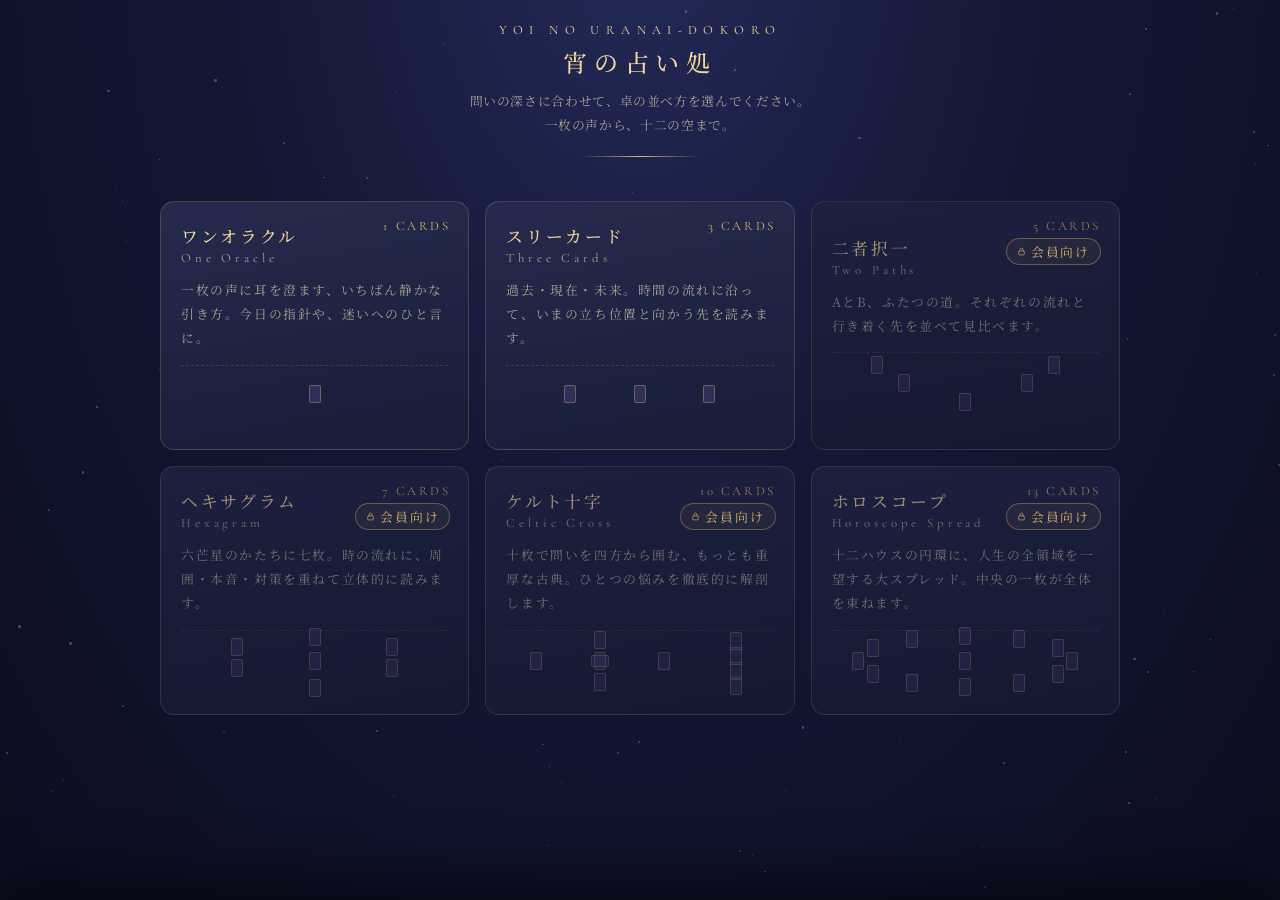
<file: tarot/index.html>
<!DOCTYPE html>
<html lang="ja">
<head>
<meta charset="UTF-8">
<meta name="viewport" content="width=device-width, initial-scale=1.0, maximum-scale=1.0, user-scalable=no">
<title>宵の占い処 — スプレッド選択式タロット</title>
<meta name="description" content="一枚の声から、十二の空まで。スプレッド選択式のタロット">

<!-- ▼▼ 公開URL（GitHub Pages）。移転したらこの3行とJS側のSITE_URLを直す ▼▼ -->
<meta property="og:url" content="https://omasu-official.onrender.com/tarot/">
<meta property="og:image" content="https://omasu-official.onrender.com/tarot/ogp.png">
<link rel="canonical" href="https://omasu-official.onrender.com/tarot/">
<!-- ▲▲ ここまで ▲▲ -->

<meta property="og:type" content="website">
<meta property="og:site_name" content="宵の占い処">
<meta property="og:locale" content="ja_JP">
<meta property="og:title" content="宵の占い処 — スプレッド選択式タロット">
<meta property="og:description" content="一枚の声から、十二の空まで。スプレッド選択式のタロット">
<meta property="og:image:width" content="1200">
<meta property="og:image:height" content="630">
<meta name="twitter:card" content="summary_large_image">
<meta name="twitter:title" content="宵の占い処 — スプレッド選択式タロット">
<meta name="twitter:description" content="一枚の声から、十二の空まで。スプレッド選択式のタロット">
<meta name="twitter:image" content="https://omasu-official.onrender.com/tarot/ogp.png">
<meta name="theme-color" content="#0b0e1e">

<link rel="preconnect" href="https://fonts.googleapis.com">
<link href="https://fonts.googleapis.com/css2?family=Cormorant+Garamond:ital,wght@0,400;0,500;0,600;1,400&family=Noto+Serif+JP:wght@300;400;500;600&display=swap" rel="stylesheet">
<style>
:root{
  --night-deep:#0b0e1e;
  --night:#131735;
  --night-soft:#1c2148;
  --gold:#d8b46a;
  --gold-bright:#f0d69a;
  --gold-dim:rgba(216,180,106,.38);
  --ink:#ece6d8;
  --ink-dim:#a9a293;
  --violet:#6f5fae;
  --violet-glow:rgba(140,120,220,.55);
  /* 星を透かさないための不透明な下地 */
  --panel-a:#1a1f45;
  --panel-b:#151935;
  --card-w:64px;
  --card-h:100px;
  --serif-jp:'Noto Serif JP',serif;
  --serif-en:'Cormorant Garamond',serif;
}
*{margin:0;padding:0;box-sizing:border-box;-webkit-tap-highlight-color:transparent}
html,body{height:100%}
body{
  font-family:var(--serif-jp);
  background:radial-gradient(ellipse at 50% -10%, #232a58 0%, var(--night) 45%, var(--night-deep) 100%);
  color:var(--ink);
  overflow-x:hidden;
  min-height:100dvh;
  letter-spacing:.04em;
}
/* ---------- 星空 ---------- */
#stars{position:fixed;inset:0;pointer-events:none;z-index:0}
.star{position:absolute;border-radius:50%;background:#fff;opacity:.38;animation:twinkle var(--d,4s) ease-in-out infinite}
@keyframes twinkle{0%,100%{opacity:.1}50%{opacity:.58}}
@media (prefers-reduced-motion:reduce){
  *{animation-duration:.01ms!important;animation-iteration-count:1!important;transition-duration:.15s!important}
}
/* ---------- 共通 ---------- */
.screen{position:relative;z-index:1;min-height:100dvh;display:none;flex-direction:column;align-items:center;padding:22px 16px 40px}
.screen.active{display:flex}
.brand{font-family:var(--serif-en);font-size:.72rem;letter-spacing:.5em;color:var(--gold-dim);text-transform:uppercase;margin-bottom:6px}
h1{font-weight:500;font-size:1.5rem;letter-spacing:.28em;color:var(--gold-bright);text-align:center}
.subtitle{font-size:.78rem;color:var(--ink-dim);margin-top:10px;text-align:center;line-height:1.9}
.gold-rule{width:120px;height:1px;background:linear-gradient(90deg,transparent,var(--gold),transparent);margin:18px auto}
button{font-family:var(--serif-jp);cursor:pointer;letter-spacing:.12em}
.btn-gold{
  background:linear-gradient(160deg,rgba(216,180,106,.16),rgba(216,180,106,.06)),
             linear-gradient(160deg,var(--panel-a),var(--panel-b));
  border:1px solid var(--gold-dim);color:var(--gold-bright);
  padding:13px 34px;border-radius:999px;font-size:.92rem;
  transition:all .35s;
}
.btn-gold:hover{border-color:var(--gold);box-shadow:0 0 24px rgba(216,180,106,.25)}
.btn-ghost{background:linear-gradient(160deg,var(--panel-a),var(--panel-b));border:1px solid rgba(236,230,216,.22);color:var(--ink-dim);padding:11px 26px;border-radius:999px;font-size:.82rem;transition:all .3s}
.btn-ghost:hover{color:var(--ink);border-color:rgba(236,230,216,.5)}
/* ---------- スプレッド選択 ---------- */
#screen-select .spread-grid{
  display:grid;grid-template-columns:repeat(auto-fit,minmax(280px,1fr));
  gap:16px;width:100%;max-width:960px;margin-top:26px;
}
.spread-card{
  position:relative;
  background:linear-gradient(170deg,rgba(255,255,255,.05),rgba(255,255,255,.014)),
             linear-gradient(170deg,var(--panel-a),var(--panel-b));
  border:1px solid rgba(216,180,106,.22);
  border-radius:14px;padding:22px 20px 18px;text-align:left;
  color:var(--ink);transition:all .4s;overflow:hidden;
}
.spread-card:hover,.spread-card:focus-visible{
  border-color:var(--gold);transform:translateY(-3px);
  box-shadow:0 12px 34px rgba(0,0,0,.45),0 0 20px rgba(216,180,106,.12);
}
.spread-card:focus-visible{outline:2px solid var(--gold);outline-offset:2px}
.spread-card .sc-count{
  position:absolute;top:16px;right:18px;font-family:var(--serif-en);
  font-size:.7rem;letter-spacing:.2em;color:var(--gold-dim);
}
.spread-card h3{font-size:1.05rem;font-weight:500;letter-spacing:.16em;color:var(--gold-bright);margin-bottom:2px}
.spread-card .sc-en{font-family:var(--serif-en);font-size:.72rem;letter-spacing:.3em;color:var(--ink-dim);margin-bottom:12px}
.spread-card .sc-desc{font-size:.8rem;line-height:1.9;color:var(--ink-dim)}
.spread-card .sc-mini{
  margin-top:14px;height:66px;position:relative;
  border-top:1px dashed rgba(216,180,106,.18);padding-top:10px;
}
.sc-mini .m-dot{
  position:absolute;width:12px;height:18px;border-radius:2px;
  border:1px solid var(--gold-dim);background:rgba(111,95,174,.25);
  transform:translate(-50%,-50%);
}
.sc-mini .m-dot.rot{transform:translate(-50%,-50%) rotate(90deg)}
/* 会員向けのスプレッド */
/* opacityで沈めると星が透けるので、色を落として沈める */
.spread-card.locked{
  background:linear-gradient(170deg,rgba(255,255,255,.026),rgba(255,255,255,.008)),
             linear-gradient(170deg,#161a3a,#12162f);
  border-color:rgba(216,180,106,.15);
}
.spread-card.locked h3{color:rgba(240,214,154,.6)}
.spread-card.locked .sc-count,.spread-card.locked .sc-en,.spread-card.locked .sc-desc{opacity:.62}
.spread-card.locked .sc-mini{opacity:.5}
.spread-card.locked:hover,.spread-card.locked:focus-visible{
  transform:none;border-color:rgba(216,180,106,.22);box-shadow:none;
}
.spread-card .sc-lock{
  position:absolute;top:36px;right:18px;
  display:inline-flex;align-items:center;gap:5px;
  font-size:.62rem;letter-spacing:.14em;color:var(--gold);
  border:1px solid var(--gold-dim);border-radius:999px;
  padding:3px 10px;background:rgba(216,180,106,.06);
}
.spread-card .sc-lock svg{width:9px;height:9px;fill:none;stroke:currentColor;stroke-width:1.7;flex:none}
/* 会員向けモーダル */
#gate{
  position:fixed;inset:0;z-index:50;padding:24px;
  display:flex;align-items:center;justify-content:center;
  background:rgba(11,14,30,.9);
  opacity:0;pointer-events:none;transition:opacity .45s;
}
#gate.show{opacity:1;pointer-events:auto}
.gate-box{
  width:100%;max-width:376px;text-align:center;padding:32px 26px 26px;
  background:linear-gradient(170deg,#1b1f45 0%, #141833 100%);
  border:1px solid var(--gold-dim);border-radius:16px;
  box-shadow:0 24px 60px rgba(0,0,0,.6), 0 0 30px rgba(216,180,106,.06);
  transform:translateY(14px) scale(.985);
  transition:transform .45s cubic-bezier(.25,.9,.3,1);
}
#gate.show .gate-box{transform:none}
.gate-box .gate-mark{font-size:.86rem;letter-spacing:.34em;color:var(--gold);opacity:.75}
.gate-box h2{font-size:.92rem;font-weight:500;letter-spacing:.28em;color:var(--gold-bright);margin-top:12px}
.gate-box .gate-text{font-size:.82rem;line-height:2.1;color:var(--ink-dim);margin-top:4px;text-wrap:balance}
.gate-box .gate-text .gt-name{color:var(--ink)}
.gate-actions{display:flex;flex-direction:column;gap:10px;margin-top:26px}
.btn-gate-line{
  display:block;text-decoration:none;text-align:center;
  background:linear-gradient(160deg,rgba(216,180,106,.16),rgba(216,180,106,.06));
  border:1px solid var(--gold-dim);color:var(--gold-bright);
  padding:13px 20px;border-radius:999px;font-size:.84rem;letter-spacing:.12em;
  transition:all .35s;
}
.btn-gate-line:hover,.btn-gate-line:focus-visible{border-color:var(--gold);box-shadow:0 0 24px rgba(216,180,106,.22)}
.btn-gate-close{
  background:none;border:1px solid rgba(236,230,216,.2);color:var(--ink-dim);
  padding:12px 20px;border-radius:999px;font-size:.8rem;transition:all .3s;
}
.btn-gate-close:hover,.btn-gate-close:focus-visible{color:var(--ink);border-color:rgba(236,230,216,.45)}
/* ---------- 問い入力 ---------- */
#screen-ask{justify-content:center}
.ask-box{width:100%;max-width:480px;text-align:center}
.ask-box .spread-label{font-size:.8rem;color:var(--gold);letter-spacing:.3em;margin-bottom:8px}
textarea#question{
  width:100%;min-height:96px;margin-top:20px;
  background:linear-gradient(170deg,rgba(255,255,255,.05),rgba(255,255,255,.02)),
             linear-gradient(170deg,var(--panel-a),var(--panel-b));
  border:1px solid rgba(216,180,106,.25);
  border-radius:10px;padding:14px;color:var(--ink);font-family:var(--serif-jp);
  font-size:.9rem;line-height:1.9;resize:vertical;letter-spacing:.05em;
}
textarea#question:focus{outline:none;border-color:var(--gold);box-shadow:0 0 16px rgba(216,180,106,.12)}
.ask-note{font-size:.72rem;color:var(--ink-dim);margin-top:10px;line-height:1.8}
.ask-actions{display:flex;gap:12px;justify-content:center;margin-top:26px;flex-wrap:wrap}
/* ---------- テーブル ---------- */
#screen-table{padding:14px 8px 0;overflow:hidden;justify-content:flex-start}
.table-head{width:100%;max-width:560px;display:flex;align-items:center;justify-content:space-between;padding:0 10px;margin-bottom:6px}
.table-head .th-spread{font-size:.78rem;letter-spacing:.24em;color:var(--gold)}
.table-head .th-count{font-family:var(--serif-en);font-size:.74rem;letter-spacing:.18em;color:var(--ink-dim)}
#dealer{
  width:120px;height:54px;margin:0 auto 2px;position:relative;opacity:.55;
  animation:dealerSway 7s ease-in-out infinite;
}
@keyframes dealerSway{0%,100%{transform:translateX(-3px)}50%{transform:translateX(3px)}}
#dealer::before{
  content:'';position:absolute;left:50%;bottom:0;transform:translateX(-50%);
  width:84px;height:50px;background:radial-gradient(ellipse at 50% 100%, #2a2f5c 0%, transparent 72%);
  border-radius:50% 50% 0 0;
}
#dealer::after{
  content:'';position:absolute;left:50%;bottom:26px;transform:translateX(-50%);
  width:30px;height:30px;border-radius:50%;
  background:radial-gradient(circle at 50% 42%, #343a6e 0%, #1a1e42 70%, transparent 100%);
}
#table-area{
  position:relative;aspect-ratio:1/1.06;
  /* 下の余白は、扇が卓からはみ出す分の逃げ場（案内文とボタンに重ねない） */
  margin:0 auto 70px;
  /* 画面が低いときは卓を縮めて、下の案内文とボタンを切らせない */
  height:min(calc(94vw * 1.06), 572px, calc(100dvh - 318px));
  width:auto;
}
#round-table{
  position:absolute;inset:0;border-radius:50%;
  background:
    radial-gradient(circle at 50% 34%, rgba(140,120,220,.14), transparent 62%),
    radial-gradient(circle at 50% 50%, #1e2350 0%, #161a3e 58%, #10132c 100%);
  border:2px solid var(--gold-dim);
  box-shadow:
    inset 0 0 60px rgba(0,0,0,.55),
    inset 0 0 18px rgba(216,180,106,.08),
    0 24px 60px rgba(0,0,0,.55);
}
#round-table::before{
  content:'';position:absolute;inset:10px;border-radius:50%;
  border:1px solid rgba(216,180,106,.18);
}
/* スプレッド位置ガイド */
.slot{
  position:absolute;width:var(--card-w);height:var(--card-h);pointer-events:none;
  transform:translate(-50%,-50%) rotate(var(--rot,0deg)) scale(var(--sc,1));
  border:1px dashed rgba(216,180,106,.34);border-radius:6px;
  display:flex;align-items:center;justify-content:center;
  transition:border-color .4s, box-shadow .4s;
}
.slot .slot-label{
  font-size:.56rem;color:var(--gold-dim);letter-spacing:.1em;text-align:center;
  line-height:1.5;padding:2px;transform:rotate(calc(var(--rot,0deg) * -1));
}
.slot.next{border-color:var(--gold);box-shadow:0 0 14px rgba(216,180,106,.3);animation:slotPulse 1.6s ease-in-out infinite}
@keyframes slotPulse{0%,100%{box-shadow:0 0 8px rgba(216,180,106,.18)}50%{box-shadow:0 0 20px rgba(216,180,106,.42)}}
/* カード */
.tcard{
  position:absolute;width:var(--card-w);height:var(--card-h);
  transform:translate(-50%,-50%) rotate(var(--rot,0deg)) scale(var(--sc,1));
  transform-style:preserve-3d;perspective:600px;
  transition:left .8s cubic-bezier(.22,.9,.3,1), top .8s cubic-bezier(.22,.9,.3,1), transform .8s cubic-bezier(.22,.9,.3,1);
  z-index:5;cursor:pointer;
}
.tcard-inner{
  position:absolute;inset:0;transform-style:preserve-3d;
  transition:transform .85s cubic-bezier(.3,.1,.25,1);
  border-radius:6px;
}
.tcard.open .tcard-inner{transform:rotateY(180deg)}
.tface{
  position:absolute;inset:0;backface-visibility:hidden;border-radius:6px;overflow:hidden;
  display:flex;flex-direction:column;align-items:center;justify-content:center;
}
.tback{
  background:
    radial-gradient(circle at 50% 26%, rgba(240,214,154,.2) 0%, transparent 28%),
    linear-gradient(155deg,#3a3170 0%, #241f52 55%, #171338 100%);
  border:1px solid var(--gold-dim);
  box-shadow:0 6px 16px rgba(0,0,0,.5);
}
.tback::before{
  content:'☽';position:absolute;top:16%;left:50%;transform:translateX(-50%);
  color:var(--gold);font-size:14px;opacity:.85;
}
.tback::after{
  content:'✦ ✧ ✦';position:absolute;bottom:14%;left:50%;transform:translateX(-50%);
  color:var(--gold-dim);font-size:8px;letter-spacing:2px;
}
.tfront{
  transform:rotateY(180deg);
  background:linear-gradient(168deg,#f4ecd8 0%, #e7dcc0 100%);
  border:1px solid #b99a55;color:#3a3050;
  box-shadow:0 6px 16px rgba(0,0,0,.5);
  padding:4px 2px;
}
.tfront .tf-num{font-family:var(--serif-en);font-size:.52rem;letter-spacing:.12em;color:#8a7440}
.tfront .tf-sym{font-size:20px;line-height:1.35;margin:2px 0;color:#4c3f78}
.tfront .tf-name{font-size:.5rem;font-weight:600;letter-spacing:.04em;text-align:center;line-height:1.35;color:#463a66;padding:0 2px}
.tfront .tf-rev{font-size:.44rem;color:#a0522d;letter-spacing:.1em;margin-top:1px}
.tcard.reversed .tfront{transform:rotateY(180deg) rotate(180deg)}
/* 山札の扇 */
#slots{position:absolute;inset:0;z-index:1;pointer-events:none}
#cards-layer{position:absolute;inset:0;z-index:5;pointer-events:none}
#cards-layer .tcard{pointer-events:none}
#cards-layer.can-flip .tcard{pointer-events:auto}
/* 扇そのものをタップ面にする。カードの隙間や周囲を押しても引けるようにするため */
#deck-fan{
  position:absolute;left:50%;transform:translateX(-50%);bottom:-4%;
  width:min(90%,320px);height:40%;
  pointer-events:auto;cursor:pointer;z-index:3;
  transition:opacity .7s, transform .7s;
}
#deck-fan.fan-out{opacity:0;transform:translateX(-50%) translateY(60px);pointer-events:none}
#deck-fan.fan-out .fan-card{pointer-events:none}
.fan-card{
  position:absolute;left:50%;bottom:6px;width:54px;height:86px;border-radius:5px;
  background:linear-gradient(155deg,#38306c 0%, #221d4e 60%, #151134 100%);
  border:1px solid rgba(216,180,106,.45);
  transform-origin:50% 165%;
  transform:translateX(-50%) rotate(var(--a)) translateY(var(--lift,0px));
  box-shadow:0 4px 12px rgba(0,0,0,.5);
  pointer-events:auto;cursor:pointer;
  transition:transform .3s, box-shadow .3s, opacity .4s;
}
.fan-card::before{content:'☽';position:absolute;top:8px;left:50%;transform:translateX(-50%);color:var(--gold-dim);font-size:10px}
.fan-card:hover,.fan-card:focus-visible{--lift:-16px;z-index:30!important;box-shadow:0 8px 20px rgba(0,0,0,.6),0 0 14px var(--violet-glow)}
.fan-card.drawn{opacity:0;pointer-events:none;transition:opacity .4s}
.table-foot{display:flex;gap:10px;justify-content:center;margin:14px 0 20px;flex-wrap:wrap;position:relative;z-index:6}
.hint{font-size:.72rem;color:var(--ink-dim);text-align:center;letter-spacing:.14em;margin-top:4px;min-height:1.4em}
/* ---------- 鑑定パネル ---------- */
#panel{
  position:fixed;left:0;right:0;bottom:0;z-index:20;
  max-height:86dvh;transform:translateY(102%);
  transition:transform .7s cubic-bezier(.25,.9,.3,1);
  background:linear-gradient(180deg,#191d40 0%, #121531 100%);
  border-top:1px solid var(--gold-dim);
  border-radius:22px 22px 0 0;
  box-shadow:0 -18px 60px rgba(0,0,0,.6);
  display:flex;flex-direction:column;
}
#panel.show{transform:translateY(0)}
#panel-grip{
  padding:12px 0 8px;text-align:center;cursor:pointer;flex:none;
}
#panel-grip::before{
  content:'';display:block;width:44px;height:3px;border-radius:3px;
  background:var(--gold-dim);margin:0 auto;
}
#panel-body{overflow-y:auto;padding:4px 20px 46px;-webkit-overflow-scrolling:touch}
.p-inner{max-width:640px;margin:0 auto}
.p-head{text-align:center;margin-bottom:8px}
.p-head .p-spread{font-size:.72rem;letter-spacing:.34em;color:var(--gold)}
.p-head .p-q{font-size:.85rem;color:var(--ink);margin-top:10px;line-height:1.9}
.p-head .p-q::before{content:'「'}.p-head .p-q::after{content:'」'}
.reading{
  border:1px solid rgba(216,180,106,.2);border-radius:12px;
  padding:18px 18px 16px;margin-top:18px;
  background:linear-gradient(170deg,rgba(255,255,255,.03),transparent);
}
.reading .r-pos{font-size:.68rem;letter-spacing:.3em;color:var(--gold);margin-bottom:6px}
.reading .r-posmean{font-size:.72rem;color:var(--ink-dim);line-height:1.8;margin-bottom:12px;padding-bottom:10px;border-bottom:1px dashed rgba(216,180,106,.16)}
.reading h4{font-size:1.02rem;font-weight:500;letter-spacing:.1em;color:var(--gold-bright)}
.reading .r-en{font-family:var(--serif-en);font-size:.7rem;letter-spacing:.22em;color:var(--ink-dim);margin-top:2px}
.reading .r-ori{display:inline-block;font-size:.66rem;letter-spacing:.2em;margin-top:8px;padding:3px 12px;border-radius:999px;border:1px solid var(--gold-dim);color:var(--gold-bright)}
.reading .r-ori.rev{border-color:rgba(190,110,90,.55);color:#dfa08c}
.reading .r-kw{font-size:.74rem;color:var(--ink-dim);letter-spacing:.14em;margin-top:10px}
.reading .r-body{font-size:.87rem;line-height:2.15;margin-top:12px;color:var(--ink)}
.reading .r-struct{
  margin-top:14px;padding:12px 14px;border-radius:8px;
  background:rgba(111,95,174,.12);border:1px solid rgba(140,120,220,.25);
  font-size:.72rem;line-height:2;color:#c9c2e8;letter-spacing:.06em;
}
.reading .r-struct .rs-t{font-size:.64rem;letter-spacing:.3em;color:#9d92cf;display:block;margin-bottom:4px}
.synth{
  margin-top:26px;border-top:1px solid var(--gold-dim);padding-top:22px;
}
.synth h3{font-size:.8rem;letter-spacing:.4em;color:var(--gold);text-align:center;margin-bottom:16px}
.synth .s-item{margin-top:14px}
.synth .s-label{font-size:.66rem;letter-spacing:.26em;color:#9d92cf}
.synth .s-text{font-size:.85rem;line-height:2.1;margin-top:4px}
.synth .s-story{
  margin-top:22px;padding:18px;border:1px solid rgba(216,180,106,.28);border-radius:12px;
  font-size:.9rem;line-height:2.2;text-align:center;color:var(--gold-bright);
  background:radial-gradient(circle at 50% 0%, rgba(216,180,106,.08), transparent 70%);
}
.p-actions{display:flex;gap:12px;justify-content:center;margin-top:30px;flex-wrap:wrap}
.p-actions-copy{margin-top:30px}
.p-actions-share{margin-top:12px}
.p-actions-sub{margin-top:14px}
/* シェア（金の細枠・主役のコピーボタンと競合させない） */
.btn-share{
  display:inline-flex;align-items:center;gap:9px;
  background:linear-gradient(160deg,var(--panel-a),var(--panel-b));
  border:1px solid var(--gold-dim);color:var(--gold);
  padding:11px 22px;border-radius:999px;font-size:.8rem;
  transition:all .3s;
}
.btn-share:hover,.btn-share:focus-visible{
  color:var(--gold-bright);border-color:var(--gold);
  box-shadow:0 0 16px rgba(216,180,106,.16);
}
.btn-share svg{width:12px;height:12px;fill:currentColor;flex:none;opacity:.9}
.btn-share svg.stroke{width:13px;height:13px;fill:none;stroke:currentColor;stroke-width:1.9;stroke-linejoin:round;stroke-linecap:round}
.p-close-line{text-align:center;margin-top:26px;font-family:var(--serif-en);font-size:.66rem;letter-spacing:.5em;color:var(--gold-dim)}
/* ---------- パネル末尾のフッター ---------- */
.p-footer{text-align:center;margin-top:18px}
.p-footer .pf-rule{width:80px;height:1px;background:linear-gradient(90deg,transparent,var(--gold-dim),transparent);margin:0 auto 18px}
.p-footer .pf-link{
  display:inline-block;font-size:.76rem;letter-spacing:.16em;
  color:var(--gold-dim);text-decoration:none;transition:color .35s;
}
.p-footer .pf-link::after{content:' →';font-size:.7rem;letter-spacing:0}
.p-footer .pf-link:hover,.p-footer .pf-link:focus-visible{color:var(--gold-bright)}
.p-footer .pf-credit{margin-top:14px;font-size:.64rem;letter-spacing:.14em;color:rgba(169,162,147,.55)}
.p-footer .pf-credit a{color:inherit;text-decoration:none;border-bottom:1px solid rgba(169,162,147,.22);transition:color .35s}
.p-footer .pf-credit a:hover{color:var(--ink-dim)}
/* 暗転 */
#veil{
  position:fixed;inset:0;background:var(--night-deep);z-index:40;
  display:flex;align-items:center;justify-content:center;
  opacity:0;pointer-events:none;transition:opacity .8s;
}
#veil.show{opacity:1;pointer-events:auto}
#veil p{font-size:.82rem;letter-spacing:.4em;color:var(--gold-dim);animation:veilPulse 2s ease-in-out infinite}
@keyframes veilPulse{0%,100%{opacity:.4}50%{opacity:1}}
#toast{
  position:fixed;left:50%;bottom:24px;transform:translate(-50%,80px);
  background:rgba(20,24,52,.95);border:1px solid var(--gold-dim);color:var(--gold-bright);
  font-size:.78rem;letter-spacing:.14em;padding:10px 24px;border-radius:999px;
  transition:transform .4s;z-index:60;
}
#toast.show{transform:translate(-50%,0)}
@media (max-width:430px){
  :root{--card-w:52px;--card-h:82px}
  h1{font-size:1.28rem}
  .reading .r-body{font-size:.84rem}
}
</style>
<style id="kintsugi-repair">
/* ══════════════════════════════════════════════════════════════
   金継ぎ 追補スタイル — 宵の占い処（tarot/index.html）
   2026-08-28 ／ <head> の最後に足すだけで効く。

   ① [破れ] 低コントラスト＋画素検査の違反7件
   ② [破れ] 極小文字17件 … 12px未満をなくす
   ③ [乱れ] 文字サイズの段数過多
   配置は無変更。新しい色は足していない（元からある --gold と --gold-bright だけ使う）。
   ══════════════════════════════════════════════════════════════ */

/* ── ① 読めない文字 ─────────────────────────────────────────
   原因は2つ。
   (1) --gold-dim が rgba(216,180,106,.38) の半透明で、地に溶けていた
   (2) 夜空の星（白・不透明度.38）が文字の裏に当たっていた
   透明な金をやめて元からある不透明な金にし、星は少しだけ控えめにする。 */
.brand,
#veil p{
  color:var(--gold-bright);   /* 星の上に載る文字。いちばん明るい金で床に届かせる */
}
.spread-card .sc-count{
  color:var(--gold);          /* 不透明なカードの上なので、通常の金で足りる */
}

/* 星は消さずに、ひかえめに。またたきの山も同じだけ下げる */
.star{ opacity:.24 }
@keyframes twinkle{
  0%,100%{ opacity:.07 }
  50%{ opacity:.34 }
}

/* ── ②③ 極小文字と段数 ─────────────────────────────────────
   本文は 12.8 / 13.8 の2段、ボタンは 12.8 / 13.4 の2段へ。
   9.92px の鍵アイコンのラベルも 12.8px まで上げる。 */
.brand,
.subtitle,
.spread-card .sc-desc,
.spread-card .sc-en,
.spread-card .sc-count,
.spread-card .sc-lock,
#gate-close{
  font-size:12.8px;
}
.gate-text,
.gate-mark{
  font-size:13.8px;
}
#gate-line{ font-size:13.4px }
</style>
</head>
<body>
<div id="stars"></div>

<!-- スプレッド選択 -->
<section class="screen active" id="screen-select">
  <p class="brand">Yoi no Uranai-dokoro</p>
  <h1>宵の占い処</h1>
  <p class="subtitle">問いの深さに合わせて、卓の並べ方を選んでください。<br>一枚の声から、十二の空まで。</p>
  <div class="gold-rule"></div>
  <div class="spread-grid" id="spread-grid"></div>
</section>

<!-- 問い入力 -->
<section class="screen" id="screen-ask">
  <div class="ask-box">
    <p class="spread-label" id="ask-spread-name"></p>
    <h1 style="font-size:1.2rem">問いを、ひとつ。</h1>
    <div class="gold-rule"></div>
    <textarea id="question" placeholder="いま、心にかかっていることを言葉にしてください（空欄のままでも占えます）"></textarea>
    <p class="ask-note" id="ask-note"></p>
    <div class="ask-actions">
      <button class="btn-ghost" id="btn-back-select">スプレッドを選び直す</button>
      <button class="btn-gold" id="btn-to-table">卓へすすむ</button>
    </div>
  </div>
</section>

<!-- テーブル -->
<section class="screen" id="screen-table">
  <div class="table-head">
    <span class="th-spread" id="th-spread"></span>
    <span class="th-count" id="th-count"></span>
  </div>
  <div id="dealer"></div>
  <div id="table-area">
    <div id="round-table"></div>
    <div id="slots"></div>
    <div id="cards-layer"></div>
    <div id="deck-fan"></div>
  </div>
  <p class="hint" id="hint">山札に触れて、一枚ずつ引いてください</p>
  <div class="table-foot">
    <button class="btn-gold" id="btn-show-panel" style="display:none">導きをひらく</button>
    <button class="btn-ghost" id="btn-draw-all">残りを一気に引く</button>
    <button class="btn-ghost" id="btn-restart-table">はじめから</button>
  </div>
</section>

<!-- 鑑定パネル -->
<div id="panel" aria-hidden="true">
  <div id="panel-grip" title="畳む / ひらく"></div>
  <div id="panel-body"><div class="p-inner" id="panel-content"></div></div>
</div>

<!-- 会員向けモーダル -->
<div id="gate" aria-hidden="true" role="dialog" aria-modal="true" aria-labelledby="gate-title">
  <div class="gate-box">
    <p class="gate-mark">✧</p>
    <h2 id="gate-title">会員向けのスプレッド</h2>
    <div class="gold-rule" style="width:80px;margin:16px auto 0"></div>
    <p class="gate-text"><span class="gt-name" id="gate-name"></span>は、会員の方にお使いいただける卓です。<br><span id="gate-open"></span></p>
    <div class="gate-actions">
      <a class="btn-gate-line" id="gate-line" href="#" target="_blank" rel="noopener">公開のお知らせを受け取る</a>
      <button class="btn-gate-close" id="gate-close">閉じる</button>
    </div>
  </div>
</div>

<div id="veil"><p>あなたの卓を、読み解いています</p></div>
<div id="toast">コピーしました</div>

<script>
/* ================= ▼リンク設定（変更はここだけ）▼ ================= */
const SITE_URL   = "https://omasu-official.onrender.com/tarot/"; // headのog:urlと揃える
const LINE_URL   = "https://lin.ee/zI0K08R";                 // 公式LINE（フッター＆会員向けモーダル共通）
const ASTRO_URL  = "https://hoshiyomi-lab.pages.dev/courses/astrology-basics"; // 占星術での読み解き → 星よみラボ
const AUTHOR_URL = "https://www.instagram.com/omasu_horoscope/"; // 制作者名 → Instagram
const AUTHOR_NAME= "星よみ専門家 おます";

/* 会員向けにするスプレッド。公開するときはこの配列から key を消すだけでよい */
const MEMBER_ONLY = ["choice","hex","celtic","horo"];
const MEMBER_OPEN = "9月の公開を予定しています。";
/* ================= ▲ここまで▲ ================= */

/* ================= カードデータ ================= */
const MAJOR = [
{num:"0",name:"愚者",en:"The Fool",sym:"☘",
 kwU:"自由 ・ 出発 ・ まっさらな可能性",kwR:"見切り発車 ・ 足踏み ・ 根拠のない不安",
 up:"何も決まっていないことは、何にでもなれるということです。経験や実績がまだ薄くても、この一歩には身軽さという武器があります。細かい計画より先に、まず踏み出したい気持ちの方を信じてよいときです。",
 rev:"踏み出したい気持ちと、準備不足への不安が綱引きをしています。止まること自体は悪くありません。ただ「怖いから動かない」と「今は整える時期だから動かない」は別物です。どちらなのか、一度言葉にして確かめてください。"},
{num:"I",name:"魔術師",en:"The Magician",sym:"∞",
 kwU:"創造 ・ 手持ちの道具 ・ はじまりの意志",kwR:"空回り ・ 器用貧乏 ・ 言葉先行",
 up:"必要な道具は、すでに卓の上に揃っています。足りないのは新しい何かではなく「これでやる」と決めることだけです。小さくてもいいので、意志を形にする最初の作業を今日始めてください。",
 rev:"できることが多いぶん、力が散らばっています。あるいは、語ることが先に立って手が止まっているのかもしれません。使う道具をひとつに絞り、口より先に手を動かすと、流れが戻ってきます。"},
{num:"II",name:"女教皇",en:"The High Priestess",sym:"☽",
 kwU:"直感 ・ 静けさ ・ 見えない知恵",kwR:"考えすぎ ・ 秘めすぎ ・ 神経の張りつめ",
 up:"答えはすでに、あなたの静かな部分が知っています。情報を足すより、雑音を減らすことが今の正解です。即断を求められても、一晩置く勇気を持ってください。",
 rev:"頭の中の声が多すぎて、本当の直感が聞こえなくなっています。あるいは、抱え込んで誰にも見せていない何かが重くなってきた頃です。全部でなくていいので、一部だけ言葉にして外に出してみてください。"},
{num:"III",name:"女帝",en:"The Empress",sym:"♀",
 kwU:"実り ・ 受け取る豊かさ ・ 育てる力",kwR:"過保護 ・ 停滞した心地よさ ・ 浪費",
 up:"育ててきたものが、実りの段階に入っています。ここで必要なのは頑張りを足すことではなく、受け取ることを自分に許すことです。休息も、ご褒美も、成果のうちです。",
 rev:"心地よさが、いつのまにか動かない理由になっていないでしょうか。世話を焼きすぎて相手の力を奪っている場合もあります。与える手を少しゆるめ、自分の畑に水をやり直す時期です。"},
{num:"IV",name:"皇帝",en:"The Emperor",sym:"♄",
 kwU:"基盤 ・ 責任 ・ 継続で築く秩序",kwR:"硬直 ・ 支配 ・ 「こうあるべき」の重さ",
 up:"感情の波に頼らず、仕組みと継続で積み上げる局面です。地味な決まりごと——時間割、予算、手順——が、いまのあなたの一番の味方になります。決めたルールを守る自分を、信頼の土台にしてください。",
 rev:"「べき」が増えすぎて、自分にも周りにも窮屈になっています。守るべき芯と、手放していい形式を仕分けましょう。強さとは硬さではなく、締めるところと緩めるところを選べることです。"},
{num:"V",name:"教皇",en:"The Hierophant",sym:"⚶",
 kwU:"学び ・ 助言 ・ 信頼できる型",kwR:"形骸化 ・ 常識への窮屈さ ・ 権威頼み",
 up:"自己流で悩み続けるより、先人の型を借りる方が早い場面です。本でも、師でも、伝統的なやり方でも構いません。「正しく教わる」ことは、遠回りに見えて一番の近道です。",
 rev:"周囲の常識や「普通はこうする」が、あなたの実感と合わなくなってきています。型を破ること自体が目的化しないよう気をつけつつ、違和感には正直に。あなた自身の判断基準を育てる時期に入っています。"},
{num:"VI",name:"恋人",en:"The Lovers",sym:"♊",
 kwU:"選択 ・ 心が響き合う縁 ・ 素直な YES",kwR:"迷い ・ 決めきれない保留 ・ 不釣り合い",
 up:"損得の計算より、心が「こちら」と言う方を選んでよい局面です。人との縁であれ道の選択であれ、素直さが最良の判断材料になります。選ぶことは、他方を手放す勇気とセットです。",
 rev:"選択肢を残したままの保留が、少しずつ重くなっています。全部を取ろうとすると、どれも中途半端になります。決められないのは情報不足ではなく、失う覚悟の問題かもしれません。"},
{num:"VII",name:"戦車",en:"The Chariot",sym:"♋",
 kwU:"前進 ・ 勢い ・ 走りながら整える",kwR:"暴走 ・ 制御不能 ・ 方向のない焦り",
 up:"考える時間は十分に取りました。ここからはスピードが味方をします。多少の粗さは走りながら直せばいい局面です。迷いを断って、まず出発してください。",
 rev:"アクセルとブレーキを同時に踏んでいるか、方向を決めないまま焦りだけが加速しています。速度を落とすことは負けではありません。手綱を握り直すために、一度止まって行き先を確認してください。"},
{num:"VIII",name:"力",en:"Strength",sym:"∞",
 kwU:"静かな強さ ・ 根気 ・ 手なずける",kwR:"力み ・ 自信の揺らぎ ・ 感情に呑まれる",
 up:"ねじ伏せる強さではなく、なだめて根気よく付き合う強さが問われています。相手はあなた自身の衝動や不安かもしれません。焦らず、しかし手を離さず。その粘りは必ず実を結びます。",
 rev:"力ずくで抑え込もうとして、かえって暴れさせています。あるいは「自分には無理かも」という声に呑まれかけています。強さの回復は、まず自分に優しくすることから始まります。"},
{num:"IX",name:"隠者",en:"The Hermit",sym:"☌",
 kwU:"内省 ・ ひとりの時間 ・ 自分の灯",kwR:"孤立 ・ 引きこもりすぎ ・ 内向の袋小路",
 up:"外の評価や比較から離れて、自分の内側と話す時間が必要です。ひとりになることは後退ではなく、灯を確かめる作業です。静かな場所で、本当はどうしたいのかを聞いてください。",
 rev:"内省が長引いて、考えの袋小路に入っています。ひとりで抱える期間は役目を終えました。信頼できる誰かひとりにだけ、途中経過を話してみてください。外の光が、答えを照らします。"},
{num:"X",name:"運命の輪",en:"Wheel of Fortune",sym:"☸",
 kwU:"転機 ・ 流れの好転 ・ タイミングの波",kwR:"すれ違うタイミング ・ 空回りの繰り返し",
 up:"自力では動かせなかった歯車が、外側から回り始めています。転機は準備した人にだけ「偶然」の顔をしてやってきます。来た波には、考えすぎずに乗ってください。",
 rev:"頑張りと結果が噛み合わない時期です。これはあなたの力不足ではなく、タイミングの問題であることが多いのです。無理に回そうとせず、次の波のために足場を整えることに力を使ってください。"},
{num:"XI",name:"正義",en:"Justice",sym:"⚖",
 kwU:"公平 ・ 筋を通す ・ 冷静な裁定",kwR:"偏り ・ 白黒つけすぎ ・ 帳尻の合わなさ",
 up:"感情や情に流されず、事実と筋道で判断すべき局面です。誰かに都合よくではなく、あなた自身も含めて公平に。誠実に積んだものは、少し遅れてでも必ず清算されます。",
 rev:"どこかで天秤が傾いています。自分ばかり譲っているか、逆に相手の事情が見えなくなっているか。白か黒かを急がず、まだ見ていない側の言い分を一度机に載せてください。"},
{num:"XII",name:"吊るされた男",en:"The Hanged Man",sym:"⚓",
 kwU:"視点の反転 ・ 実りある停滞 ・ 手放して得る",kwR:"徒労感 ・ 我慢の空回り ・ 犠牲のしすぎ",
 up:"動けないこの期間は、罰ではなく視点を変えるための時間です。逆さまから見ると、こだわっていたものの小ささと、見落としていたものの大きさに気づきます。今は耐える価値のある停滞です。",
 rev:"我慢が実りにつながっていない徒労の気配があります。「耐えていれば報われる」が思考停止になっていないか点検を。手放すべきは努力ではなく、その努力の向け先かもしれません。"},
{num:"XIII",name:"死神",en:"Death",sym:"♏",
 kwU:"終わりと再生 ・ 大掃除 ・ 区切りをつける",kwR:"終わらせられない ・ 引きずり ・ 未練",
 up:"怖い絵柄に見えて、実は「ちゃんと終わらせる」ことを応援するカードです。役目を終えた習慣、関係、やり方に区切りをつけると、新しいものの席が空きます。終わりは、再生の準備です。",
 rev:"もう終わっているものを、手の中で握り続けています。手放せないのは、それが大切だった証拠でもあります。ただ、次の章はページをめくらないと始まりません。小さなお別れの儀式を、自分のためにしてあげてください。"},
{num:"XIV",name:"節制",en:"Temperance",sym:"♐",
 kwU:"調合 ・ ほどよさ ・ 異なるものの橋渡し",kwR:"配分の乱れ ・ 極端 ・ 噛み合わなさ",
 up:"ゼロか百かではなく、混ぜ合わせて「ちょうどいい」を作る局面です。仕事と休み、理想と現実、自分と相手。対立に見える二つは、配合しだいで薬になります。あなたの調整力が活きます。",
 rev:"どこかの配分が極端に振れています。やりすぎか、やらなすぎか。生活の中の「注ぎすぎているコップ」を一つ見つけて、少しだけ戻すことから整えましょう。"},
{num:"XV",name:"悪魔",en:"The Devil",sym:"♑",
 kwU:"欲との自覚的な付き合い ・ 執着の直視",kwR:"鎖に気づく ・ 悪習からの離脱 ・ 解放の初動",
 up:"やめられない習慣、離れられない関係、手放せない欲。それ自体を責める必要はありません。大事なのは「自分は今つながれている」と自覚することです。鎖は、見えた瞬間から緩み始めます。",
 rev:"長く縛られていたものから、離れる力が戻ってきています。惰性や依存の正体に、もう気づいているはずです。完全に断てなくても、距離を一歩とれたら十分な前進です。"},
{num:"XVI",name:"塔",en:"The Tower",sym:"⚡",
 kwU:"強制リセット ・ 前提が崩れる ・ 目が覚める衝撃",kwR:"崩壊の先送り ・ ひび割れの放置 ・ 内側の限界",
 up:"積み上げたものが崩れる衝撃は、間違った土台ごと壊してくれる出来事でもあります。守りたかったのは建物か、それとも見栄だったのか。更地は痛みと同時に、正しく建て直す自由をくれます。",
 rev:"崩れかけているものを、応急処置でつなぎ止めています。先送りは崩壊を防ぐのではなく、大きくするだけです。自分から少しずつ解体する方が、痛みは小さく済みます。"},
{num:"XVII",name:"星",en:"The Star",sym:"✦",
 kwU:"希望 ・ 回復 ・ 遠くの目標に注ぐ水",kwR:"理想と現実の距離 ・ 望みの見失い",
 up:"嵐のあとの、静かな回復の時間です。すぐに叶わなくても、遠くに星が見えていること自体が力になります。焦らず、目標に向けて毎日少しずつ水を注いでください。方向は合っています。",
 rev:"理想が遠すぎて、注ぐ水が虚しく感じられています。星を見失ったのではなく、雲がかかっているだけです。目標を一段近くに引き寄せて、今週できるサイズに切り直してみてください。"},
{num:"XVIII",name:"月",en:"The Moon",sym:"☾",
 kwU:"揺らぎ ・ 不確かさの中を歩く ・ 感受性",kwR:"霧が晴れる ・ 不安の正体判明 ・ 誤解の解消",
 up:"輪郭のはっきりしない不安の中にいます。今は無理に結論を出さず、揺らぎごと抱えて歩いてよい時期です。夜道は、月明かりの分だけ見えれば進めます。感じたことのメモだけ残しておいてください。",
 rev:"長かった霧が、晴れ始めています。漠然と怖かったものの正体が見え、誤解がほどけていきます。夜のあいだに感じ取ったことは無駄になりません。明るくなった道を、確かめながら進んでください。"},
{num:"XIX",name:"太陽",en:"The Sun",sym:"☉",
 kwU:"成功 ・ 祝福 ・ 隠さない喜び",kwR:"曇りがちの自信 ・ 喜びの出し惜しみ",
 up:"努力が日の目を見る、率直に喜んでいい局面です。謙遜で薄めず、成果は成果として受け取り、周りとも分かち合ってください。あなたの明るさが、次の縁と機会を連れてきます。",
 rev:"うまくいっているのに、素直に喜べない気持ちがあります。減点方式の目が、自分の光を曇らせています。満点でなくても、今日できたことをひとつ声に出して認めるところから始めましょう。"},
{num:"XX",name:"審判",en:"Judgement",sym:"♆",
 kwU:"再起 ・ 呼び覚まされる ・ 過去の清算と復活",kwR:"過去への固執 ・ 自己批判のループ",
 up:"一度あきらめたこと、眠らせていた夢に、もう一度声がかかっています。過去の経験は失敗も含めてすべて、今回のための素材でした。「もう一度やってみる」に、年齢も遅すぎることもありません。",
 rev:"過去の反省が、自分を責める道具になっています。振り返りは未来のためにあるもので、罰のためではありません。「あのときの自分も、あれが精一杯だった」と一度認めてから、次に進みましょう。"},
{num:"XXI",name:"世界",en:"The World",sym:"🜨",
 kwU:"完成 ・ 統合 ・ ひとつの章の大団円",kwR:"あと一歩の未完 ・ 締めくくりの甘さ",
 up:"長かった物語が、ひとつの完成を迎えます。バラバラに見えた努力が、ここで一枚の絵につながります。達成を十分に味わってください。次の旅は、この完成を土台にして始まります。",
 rev:"九割まで来て、最後の一割が残っています。惜しいのは力ではなく、締めくくる意志です。「完了」と宣言する基準を決めて、意識的に幕を引いてください。終わらせた人だけが、次を始められます。"}
];

const SUITS = {
 wands:{name:"ワンド",en:"Wands",el:"火",elEn:"Fire",sym:"🜂",mark:"⚚",
  domain:"情熱・行動・挑戦",lens:"「やりたい」という熱と、その燃やし方",
  field:"仕事の攻め方や挑戦、モチベーション"},
 cups:{name:"カップ",en:"Cups",el:"水",elEn:"Water",sym:"🜄",mark:"♥",
  domain:"感情・関係・共感",lens:"心の水位と、人とのあいだに流れるもの",
  field:"人間関係や恋愛、気持ちの通い方"},
 swords:{name:"ソード",en:"Swords",el:"風",elEn:"Air",sym:"🜁",mark:"⚔",
  domain:"思考・言葉・判断",lens:"頭の中の整理と、言葉の切れ味",
  field:"考え方、決断、コミュニケーション"},
 pents:{name:"ペンタクル",en:"Pentacles",el:"地",elEn:"Earth",sym:"🜃",mark:"✪",
  domain:"現実・お金・積み重ね",lens:"暮らしの土台と、形に残るもの",
  field:"お金、仕事の実務、健康や生活習慣"}
};

/* 数札1-10＋コート4種：段階の意味と正逆の型 */
const RANKS = {
 1:{label:"エース",en:"Ace",stage:"種",
  stageText:"物事がまだ形になる前の力として差し出される「種」の段階",
  up:"この領域で、新しい何かが始まろうとしています。まだ小さな芽ですが、方向性は本物です。受け取った火種を、消さないうちに最初のひと手につなげてください。",
  rev:"始まりの気配はあるのに、受け取りそびれています。チャンスが悪いのではなく、器の準備がまだなのかもしれません。何が整えば動けるのか、条件をひとつ書き出してみてください。"},
 2:{label:"2",en:"Two",stage:"選択",
  stageText:"二つの要素が向き合い、バランスと選択が問われる段階",
  up:"二つのものを天秤にかけながら、うまく釣り合いを取れています。どちらかを急いで捨てる必要はありません。両方を見比べる時間そのものが、判断の精度を上げています。",
  rev:"二択のあいだで宙ぶらりんになり、バランスを取ること自体が目的化しています。保留のコストが利益を上回り始めました。仮でいいので、期限つきの選択をしてみてください。"},
 3:{label:"3",en:"Three",stage:"最初の形",
  stageText:"始まりが最初の形になり、外の世界と関わり出す段階",
  up:"始めたことが、最初の形になって現れています。まだ完成品ではありませんが、方向の正しさを確かめるには十分です。ここまでの手応えを土台に、次の一歩を広げましょう。",
  rev:"形にはなったものの、期待とのズレが見えてきました。ズレは失敗ではなく、初めて手に入った本物のデータです。感情的に投げ出す前に、どこを直せば合うのかを見てください。"},
 4:{label:"4",en:"Four",stage:"安定",
  stageText:"一区切りがつき、土台が固まって安定する段階",
  up:"ひとつの土台ができ、安心して立てる場所を得ています。この安定は休息と充電に使ってよいものです。ただし、居心地の良さに根を張りすぎないことも、頭の隅に置いておいてください。",
  rev:"安定が、いつのまにか停滞に変わりかけています。守りの姿勢が長引いて、新しい風が入らなくなっています。土台を壊す必要はありません。窓をひとつ開けるくらいの変化から始めましょう。"},
 5:{label:"5",en:"Five",stage:"揺らぎ",
  stageText:"安定が崩され、葛藤や喪失を通じて再調整が起こる段階",
  up:"波風の立つ時期ですが、この揺らぎは次の段階に進むための再調整です。失ったものに目が行きがちですが、卓上を見れば残っているものも必ずあります。そちらを数えるところから立て直しが始まります。",
  rev:"揺らぎの底は、すでに過ぎつつあります。葛藤や喪失感が長引いているのは、状況よりも記憶の反芻によるものかもしれません。回復は始まっています。その流れを信じて、少しずつ顔を上げてください。"},
 6:{label:"6",en:"Six",stage:"調和",
  stageText:"揺らぎを越えて、分かち合いや前進の調和が戻る段階",
  up:"嵐を抜けて、流れが穏やかに前へ動き出しています。与えることと受け取ることの循環がうまく回る時期です。過去のよかった記憶も、いまのあなたを支える資源として使ってください。",
  rev:"調和のようでいて、どこかに偏りが潜んでいます。与えすぎ、頼りすぎ、あるいは過去の美化。バランスの傾きに気づくことが、本物の調和への入口です。"},
 7:{label:"7",en:"Seven",stage:"試練",
  stageText:"手にしたものが試され、戦略と忍耐が問われる段階",
  up:"ここまで積んだものが試される正念場ですが、あなたには守り抜く力と粘りがあります。がむしゃらではなく、立ち位置を選んで戦ってください。評価を急がず、長期戦の構えが吉です。",
  rev:"粘りが消耗戦に変わっています。あるいは、目移りや迷いで力が分散しています。全部に勝つ必要はありません。守るべき一点を決め、残りは意図的に手放す勇気を持ってください。"},
 8:{label:"8",en:"Eight",stage:"動き",
  stageText:"停滞が解け、物事が一気に動き出す加速の段階",
  up:"流れが速まり、物事が音を立てて動き出します。積み重ねてきた人ほど、この加速の恩恵を受けます。来た連絡、開いた道には、いつもより早めの返事で応えてください。",
  rev:"動くべき流れの中で、足が止まっています。慎重さか、あるいは見て見ぬふりか。流れは待ってくれませんが、乗り遅れても次の波は来ます。今回逃した理由だけは、正直に書き留めておきましょう。"},
 9:{label:"9",en:"Nine",stage:"大詰め",
  stageText:"達成を目前にして、総仕上げと最後の踏ん張りが問われる段階",
  up:"九合目まで来ています。景色はもう頂上のそれに近く、これまでの蓄積があなたを支えています。残りわずかの道のりを、雑にせず丁寧に。仕上げの質が、全体の印象を決めます。",
  rev:"あと一歩のところで、疲れや不安が重くのしかかっています。ここまで来た事実は消えません。休むことは撤退ではありません。荷物を一度下ろして、最後の登りに備えてください。"},
 10:{label:"10",en:"Ten",stage:"完結",
  stageText:"ひとつのサイクルが満ちて完結し、次へ引き継がれる段階",
  up:"この領域でのひとつのサイクルが、満ちて完結します。実った成果は独り占めせず、周りと分かち合うことで次の循環の種になります。終わりをきちんと味わうことが、良い始まりを呼びます。",
  rev:"満杯のコップをまだ持ち続けて、重さに疲れています。完結したものを抱え続けるのは、次のサイクルの席を塞ぐことです。役目を終えた荷物から、順に下ろしていきましょう。"},
 11:{label:"ペイジ",en:"Page",stage:"学び手",court:true,
  stageText:"好奇心と吸収力を象徴する「学び手」の人物札",
  up:"初心者の目と好奇心が、この領域の追い風になっています。「知らない」は恥ではなく、いま一番の強みです。小さな知らせや誘いは、育つ縁の入口かもしれません。素直に乗ってみてください。",
  rev:"学びが浅いところで止まっているか、知らせを軽く扱いすぎています。わかったつもりが一番の足止めです。基礎に戻ることを面倒がらないでください。"},
 12:{label:"ナイト",en:"Knight",stage:"動く人",court:true,
  stageText:"目標へ向かう推進力を象徴する「動く人」の人物札",
  up:"考えるより動く力が、状況を切り開きます。多少前のめりでも、今はその勢いが価値です。動きながら軌道修正すればよいので、まず出発してください。",
  rev:"勢いが空回りしているか、逆に腰が重くなりすぎています。速度そのものより、向かう先の確認を。手綱を握り直せば、この馬はまだ十分に走れます。"},
 13:{label:"クイーン",en:"Queen",stage:"深める人",court:true,
  stageText:"受容と成熟した理解を象徴する「深める人」の人物札",
  up:"押すのではなく、受け止めて深める力が問われ、そしてあなたにはそれがあります。相手や状況の言い分をいったん全部受け取ってから返す。その懐の深さが、信頼と実りを連れてきます。",
  rev:"受け止めすぎて自分が空になっているか、感情の内圧が高まっています。世話や共感の蛇口を、少しだけ自分側へ向け直してください。満ちていない器からは、注げません。"},
 14:{label:"キング",en:"King",stage:"束ねる人",court:true,
  stageText:"経験に裏打ちされた統率を象徴する「束ねる人」の人物札",
  up:"この領域を「束ねる側」に立つときです。経験は十分に積まれています。細部に手を出すより、全体の方針を示し、責任を引き受ける姿勢が周囲を動かします。",
  rev:"束ねる力が、支配や独走に傾きかけています。あるいは責任の重さから決断を避けています。王の仕事は完璧であることではなく、決めて、その結果を引き受けることです。"}
};

/* 小アルカナ キーワード [正, 逆] （スートごと1〜10, P, N, Q, K） */
const MINOR_KW = {
 wands:[["創造の火種 ・ 着火","不発 ・ 出だしの鈍り"],["展望 ・ 次の一手の構想","視野の狭さ ・ 計画倒れ"],["船出の手応え ・ 拡大","見込み違い ・ 待ちくたびれ"],["祝祭 ・ ひと区切りの安らぎ","居心地への安住 ・ 祝い損ね"],["切磋琢磨 ・ 健全な競争","不毛な衝突 ・ 消耗"],["勝利 ・ 承認 ・ 凱旋","評価待ち ・ うぬぼれ"],["優位を守る奮闘 ・ 抗戦","守勢の疲れ ・ 圧され気味"],["急展開 ・ 追い風 ・ 吉報","足止め ・ タイミングのズレ"],["最後の防衛 ・ 粘り強さ","警戒しすぎ ・ 満身創痍"],["やり遂げる重責 ・ 背負う力","抱え込み ・ 過負荷"],["情熱の芽生え ・ 吉左右の知らせ","気まぐれ ・ 熱しやすく冷めやすい"],["情熱の疾走 ・ 大胆な行動","勇み足 ・ 熱の空転"],["あたたかい主導 ・ 華のある魅力","感情的な主張 ・ 焦げつく世話"],["ビジョンの統率 ・ 火を配る器","独断 ・ 強引さ"]],
 cups:[["心の泉 ・ 愛情のはじまり","感情の空回り ・ 心の乾き"],["心の通い合い ・ 対等な絆","気持ちのすれ違い ・ 温度差"],["祝福 ・ 仲間との喜び","馴れ合い ・ 楽しみの過多"],["倦怠 ・ 差し出された新しい杯","目覚め ・ マンネリからの脱出"],["喪失の嘆き ・ こぼれた三つの杯","残った二つに気づく ・ 回復"],["なつかしさ ・ 無垢な思い出","過去の美化 ・ 郷愁への逃避"],["夢想 ・ 選択肢の霧","地に足がつく ・ 幻の整理"],["卒業 ・ 満たされてなお去る","未練 ・ 去りきれない心残り"],["心の満足 ・ 願いの成就","満足の空虚 ・ 自己満足"],["家族的な幸福 ・ 円満の虹","理想の家庭像への疲れ ・ 不協和"],["感受性の便り ・ 心の芽","感傷 ・ 気持ちの幼さ"],["ロマンを運ぶ人 ・ 誘いの杯","口先の理想 ・ 幻滅"],["深い共感 ・ 癒やしの器","感情への呑まれ ・ 境界の曖昧さ"],["感情の成熟 ・ 静かな包容力","感情の抑圧 ・ 内に波立つ心"]],
 swords:[["明晰 ・ 真実を切り出す","混乱 ・ 言葉の刃の誤用"],["決断の保留 ・ 目隠しの均衡","膠着の限界 ・ 見ないふりの終わり"],["痛みを伴う明察 ・ 心の傷","癒えはじめ ・ 痛みの言語化"],["休戦 ・ 戦略的な休息","休めない頭 ・ 充電不足"],["勝ち負けへの固執 ・ しこり","不毛さへの気づき ・ 矛を収める"],["移行 ・ 静かな水路を渡る","進路の迷い ・ 移りきれない過去"],["戦略 ・ 単独行 ・ 機転","ごまかし ・ 独り相撲"],["自縄自縛 ・ 思い込みの檻","檻は開いている ・ 制限からの解放"],["夜の反芻 ・ 不安の増幅","悪夢の終わり ・ 朝の気配"],["どん底からの夜明け ・ 終局","再起 ・ 最悪の峠越え"],["知への好奇心 ・ 観察眼","詮索 ・ 生煮えの言葉"],["論理の突進 ・ 切り込む速さ","攻撃的な言葉 ・ 拙速"],["聡明な距離感 ・ 芯のある判断","辛辣 ・ 孤高の冷たさ"],["公正な知性 ・ 言葉の権威","理屈での支配 ・ 冷酷な裁き"]],
 pents:[["実りの種 ・ 現実的な好機","取らぬ狸 ・ 好機の見送り"],["やりくり上手 ・ 柔軟な両立","綱渡りの家計 ・ 器用さの限界"],["共同作業 ・ 技能の評価","連携不足 ・ 評価とのズレ"],["堅実な保持 ・ 蓄え","握りしめすぎ ・ ケチと不安"],["経済的な冬 ・ 支え合う困窮","冬の出口 ・ 助けを受け入れる"],["施しと受け取り ・ 公正な分配","貸し借りの重さ ・ 施しの上下関係"],["育成の点検 ・ 収穫待ちの評価","焦りの収穫 ・ 実らない投資"],["修練 ・ コツコツの職人仕事","雑な反復 ・ 手抜きの癖"],["自立した豊かさ ・ 庭園の実り","浪費 ・ 豊かさの孤独"],["家系的な繁栄 ・ 継承される資産","相続や家のもめごと ・ 安定の重み"],["堅実な学び手 ・ 資格や勉強の便り","計画倒れ ・ 学びの中断"],["着実な歩み ・ 信頼できる継続","停滞 ・ 変化への腰の重さ"],["実務の女主人 ・ 暮らしを整える手","世話疲れ ・ 現実への埋没"],["事業の完成者 ・ 揺るがぬ財の王","強欲 ・ 地位への固執"]]
};

/* ================= スプレッド定義 ================= */
function circlePos(i,total,r,cx,cy,startDeg,dir){
  const a=(startDeg+dir*i*(360/total))*Math.PI/180;
  return {x:cx+r*Math.cos(a), y:cy+r*Math.sin(a)};
}
const SPREADS = {
 one:{
  key:"one",name:"ワンオラクル",en:"One Oracle",cards:1,sc:1.35,
  desc:"一枚の声に耳を澄ます、いちばん静かな引き方。今日の指針や、迷いへのひと言に。",
  note:"問いはシンプルなほど、一枚の答えは深くなります。",
  pos:[{label:"いまのあなたへ",x:50,y:44,
    meaning:"問い全体への、卓からのひと言。今日という日、あるいはこの迷いの核心に向けられた一枚です。"}]
 },
 three:{
  key:"three",name:"スリーカード",en:"Three Cards",cards:3,sc:1.12,
  desc:"過去・現在・未来。時間の流れに沿って、いまの立ち位置と向かう先を読みます。",
  note:"「どうなる？」より「どう流れている？」を見るスプレッドです。",
  pos:[
   {label:"過去",x:24,y:44,meaning:"この問いの土壌。ここまでの経緯と、いまに影響を残しているもの。"},
   {label:"現在",x:50,y:44,meaning:"いまのあなたの立ち位置。問いの現在地と、働いている力。"},
   {label:"未来",x:76,y:44,meaning:"このままの流れが向かう先。決定ではなく、現時点での風向きです。"}]
 },
 choice:{
  key:"choice",name:"二者択一",en:"Two Paths",cards:5,sc:1.0,
  desc:"AとB、ふたつの道。それぞれの流れと行き着く先を並べて見比べます。",
  note:"問いには「Aは◯◯、Bは◯◯」と、ふたつの選択肢を書いておくと読みやすくなります。",
  pos:[
   {label:"現在のあなた",x:50,y:74,meaning:"選択を前にした、いまのあなた自身の状態。"},
   {label:"Aの道すじ",x:27,y:46,meaning:"最初の選択肢を選んだ場合の、道中の流れ。"},
   {label:"Aの行き先",x:17,y:18,meaning:"最初の選択肢が行き着く先。得られるものと引き換えにするもの。"},
   {label:"Bの道すじ",x:73,y:46,meaning:"もう一方の選択肢を選んだ場合の、道中の流れ。"},
   {label:"Bの行き先",x:83,y:18,meaning:"もう一方の選択肢が行き着く先。得られるものと引き換えにするもの。"}]
 },
 hex:{
  key:"hex",name:"ヘキサグラム",en:"Hexagram",cards:7,sc:.95,
  desc:"六芒星のかたちに七枚。時の流れに、周囲・本音・対策を重ねて立体的に読みます。",
  note:"人間関係や、相手のいる問いと相性のよい形です。",
  pos:[
   {label:"過去",x:50,y:10,meaning:"問いの発端。ここまでの経緯。"},
   {label:"現在",x:79,y:58,meaning:"いまの状況と、働いている力。"},
   {label:"未来",x:21,y:58,meaning:"このままの流れの向かう先。"},
   {label:"対策",x:50,y:88,meaning:"あなたが取れる、具体的な構え方。"},
   {label:"周囲・相手",x:21,y:26,meaning:"環境や相手側の状態。外から吹いている風。"},
   {label:"あなたの本音",x:79,y:26,meaning:"表に出していない、あなた自身の本当の望みや怖れ。"},
   {label:"結論",x:50,y:47,meaning:"六枚を束ねた、この問いの着地点。"}]
 },
 celtic:{
  key:"celtic",name:"ケルト十字",en:"Celtic Cross",cards:10,sc:.88,
  desc:"十枚で問いを四方から囲む、もっとも重厚な古典。ひとつの悩みを徹底的に解剖します。",
  note:"じっくり向き合いたい、大きめの問いに。",
  pos:[
   {label:"現状",x:35,y:47,meaning:"問いの中心。いまのあなたと状況の核。"},
   {label:"障害・課題",x:35,y:47,rot:90,meaning:"現状の上に横たわるもの。乗り越える課題、あるいは味方にすべき力。"},
   {label:"顕在意識",x:35,y:15,meaning:"あなたが頭で考えていること。意識している目標や理想。"},
   {label:"潜在意識",x:35,y:79,meaning:"心の底にある本音。自覚していない動機や怖れ。"},
   {label:"過去",x:11,y:47,meaning:"この状況を作った、過ぎつつある影響。"},
   {label:"近い未来",x:59,y:47,meaning:"まもなく訪れる展開。次の章の入口。"},
   {label:"あなたの立場",x:86,y:85,meaning:"この問いにおける、あなた自身の構えと自己認識。"},
   {label:"周囲の状況",x:86,y:62,meaning:"環境・周囲の人々からの影響。外側の風。"},
   {label:"願望と怖れ",x:86,y:39,meaning:"期待と不安。望んでいることと、恐れていることは、しばしば同じ顔をしています。"},
   {label:"最終結果",x:86,y:16,meaning:"九枚の流れが行き着く、この問いの結論。"}]
 },
 horo:{
  key:"horo",name:"ホロスコープ",en:"Horoscope Spread",cards:13,sc:.78,
  desc:"十二ハウスの円環に、人生の全領域を一望する大スプレッド。中央の一枚が全体を束ねます。",
  note:"特定の悩みより「いまの自分の全体図」を見たいときに。誕生日や節目の総点検にも。",
  pos:(()=>{
    const houses=[
     "第1ハウス｜あなた自身","第2ハウス｜お金・所有","第3ハウス｜学び・言葉",
     "第4ハウス｜家庭・基盤","第5ハウス｜恋愛・創造","第6ハウス｜仕事・健康",
     "第7ハウス｜パートナー","第8ハウス｜深い絆・継承","第9ハウス｜探究・遠く",
     "第10ハウス｜社会・目標","第11ハウス｜仲間・願い","第12ハウス｜心の内側"];
    const means=[
     "いまのあなた自身の状態。周囲に見せている顔と、その内実。",
     "金銭、収入、持ちものと才能。「自分のもの」との付き合い方。",
     "学び、情報、コミュニケーション。日々の言葉のやり取り。",
     "家庭、住まい、心の基盤。帰る場所の状態。",
     "恋愛、創作、楽しみ。心が躍ることとの関わり。",
     "仕事の実務、日課、健康。毎日の営みの調子。",
     "パートナー、一対一の関係。あなたの前に立つ人。",
     "深い信頼、共有する資源、受け継ぐもの。",
     "探究、学問、旅、遠い世界。視野を広げる方向。",
     "社会的な立場、キャリア、目指す頂。",
     "友人、仲間、コミュニティ。未来への願い。",
     "心の奥、ひとりの時間、秘めていること。見えない土台。"];
    const arr=houses.map((h,i)=>{
      const p=circlePos(i,12,40,50,48,180,-1);
      return {label:h,x:+p.x.toFixed(1),y:+(p.y*0.98).toFixed(1),meaning:means[i]};
    });
    arr.push({label:"中央｜全体のテーマ",x:50,y:47,meaning:"十二の領域を貫く、いまのあなたの通奏低音。全体を束ねる一枚。"});
    return arr;
  })()
 }
};

/* ================= デッキ生成 ================= */
function buildDeck(){
  const deck=[];
  MAJOR.forEach((m,i)=>deck.push({type:"major",idx:i}));
  Object.keys(SUITS).forEach(sk=>{
    for(let r=1;r<=14;r++) deck.push({type:"minor",suit:sk,rank:r});
  });
  return deck;
}
function cardInfo(c){
  if(c.type==="major"){
    const m=MAJOR[c.idx];
    return {name:m.name,en:m.en,num:m.num,sym:m.sym,kwU:m.kwU,kwR:m.kwR,isMajor:true,major:m};
  }
  const s=SUITS[c.suit], r=RANKS[c.rank], kw=MINOR_KW[c.suit][c.rank-1];
  return {name:`${s.name}の${r.label}`,en:`${r.en} of ${s.en}`,
    num:s.sym,sym:s.mark,kwU:kw[0],kwR:kw[1],isMajor:false,suitData:s,rankData:r};
}
function minorBody(c,rev){
  const s=SUITS[c.suit], r=RANKS[c.rank];
  const base=rev?r.rev:r.up;
  return `${s.name}は${s.el}のエレメント——${s.lens}を映すスートです。その${r.label}は、${r.stageText}。ここでは${s.field}のあたりで、この段階のことが起きていると読めます。${base}`;
}

/* ================= 状態 ================= */
let state={spread:null,question:"",drawn:[],openCount:0,phase:"select"};
const $=id=>document.getElementById(id);
const ORI=["正位置","逆位置"];

/* ================= 星空 ================= */
(function(){
  const wrap=$("stars");
  for(let i=0;i<110;i++){
    const s=document.createElement("div");s.className="star";
    const size=Math.random()*2+0.6;
    s.style.cssText=`width:${size}px;height:${size}px;left:${Math.random()*100}%;top:${Math.random()*100}%;--d:${(Math.random()*5+2.5).toFixed(1)}s;animation-delay:${(Math.random()*5).toFixed(1)}s`;
    wrap.appendChild(s);
  }
})();

/* ================= スプレッド選択画面 ================= */
(function(){
  const grid=$("spread-grid");
  Object.values(SPREADS).forEach(sp=>{
    const b=document.createElement("button");
    const locked=isLocked(sp.key);
    b.className="spread-card"+(locked?" locked":"");
    if(locked)b.setAttribute("aria-label",`${sp.name}（会員向け）`);
    const posArr = typeof sp.pos==="function"?sp.pos:sp.pos;
    const mini=posArr.map(p=>`<span class="m-dot${p.rot?' rot':''}" style="left:${p.x}%;top:${p.y}%"></span>`).join("");
    b.innerHTML=`<span class="sc-count">${sp.cards} CARDS</span>
      ${locked?`<span class="sc-lock"><svg viewBox="0 0 24 24" aria-hidden="true"><rect x="4.5" y="10.5" width="15" height="10.5" rx="2"/><path d="M8 10.5V7a4 4 0 0 1 8 0v3.5"/></svg>会員向け</span>`:""}
      <h3>${sp.name}</h3><p class="sc-en">${sp.en}</p>
      <p class="sc-desc">${sp.desc}</p>
      <div class="sc-mini">${mini}</div>`;
    b.addEventListener("click",()=>selectSpread(sp.key));
    grid.appendChild(b);
  });
})();

function show(id){
  document.querySelectorAll(".screen").forEach(s=>s.classList.remove("active"));
  $(id).classList.add("active");
  window.scrollTo(0,0);
}
/* ================= 会員向けゲート ================= */
function isLocked(key){return MEMBER_ONLY.indexOf(key)>=0;}
let gateReturnFocus=null;
function openGate(sp){
  gateReturnFocus=document.activeElement;
  $("gate-name").textContent=`「${sp.name}」`;
  $("gate-open").textContent=MEMBER_OPEN;
  $("gate-line").href=LINE_URL;
  const g=$("gate");
  g.classList.add("show");g.setAttribute("aria-hidden","false");
  setTimeout(()=>$("gate-close").focus(),60);
}
function closeGate(){
  const g=$("gate");
  g.classList.remove("show");g.setAttribute("aria-hidden","true");
  if(gateReturnFocus&&gateReturnFocus.focus)gateReturnFocus.focus();
  gateReturnFocus=null;
}
$("gate-close").addEventListener("click",closeGate);
$("gate").addEventListener("click",e=>{if(e.target===$("gate"))closeGate();});
document.addEventListener("keydown",e=>{
  if(e.key==="Escape"&&$("gate").classList.contains("show"))closeGate();
});

function selectSpread(key){
  if(isLocked(key)){openGate(SPREADS[key]);return;}
  state.spread=SPREADS[key];
  $("ask-spread-name").textContent=`${state.spread.name} — ${state.spread.cards}枚`;
  $("ask-note").textContent=state.spread.note;
  show("screen-ask");
}
$("btn-back-select").addEventListener("click",()=>show("screen-select"));
$("btn-to-table").addEventListener("click",()=>{
  state.question=$("question").value.trim();
  setupTable();
  show("screen-table");
});

/* ================= テーブル ================= */
let fullDeck=[];
function setupTable(){
  state.drawn=[];state.openCount=0;state.phase="draw";
  closePanel(true);
  fullDeck=buildDeck();
  const sp=state.spread;
  $("th-spread").textContent=sp.name;
  updateCount();
  // slots
  const slots=$("slots");slots.innerHTML="";
  sp.pos.forEach((p,i)=>{
    const d=document.createElement("div");d.className="slot";d.id="slot-"+i;
    d.style.left=p.x+"%";d.style.top=p.y+"%";
    d.style.setProperty("--rot",(p.rot||0)+"deg");
    d.style.setProperty("--sc",sp.sc);
    d.innerHTML=`<span class="slot-label">${p.label.split("｜")[0]}</span>`;
    slots.appendChild(d);
  });
  markNextSlot();
  // fan
  const fan=$("deck-fan");fan.innerHTML="";
  fan.classList.remove("fan-out");
  $("btn-draw-all").style.display="";
  $("btn-draw-all").textContent="残りを一気に引く";
  $("btn-show-panel").style.display="none";
  if(autoFlipTimer){clearInterval(autoFlipTimer);autoFlipTimer=null;}
  const N=18,spreadDeg=112;
  for(let i=0;i<N;i++){
    const f=document.createElement("button");f.className="fan-card";
    f.setAttribute("aria-label","山札からカードを引く");
    f.style.setProperty("--a",(-spreadDeg/2+i*(spreadDeg/(N-1))).toFixed(1)+"deg");
    f.style.zIndex=i;
    f.addEventListener("click",()=>drawOne(f));
    fan.appendChild(f);
  }
  $("cards-layer").innerHTML="";
  $("cards-layer").classList.remove("can-flip");
  $("hint").textContent="山札に触れて、一枚ずつ引いてください";
}
function updateCount(){
  $("th-count").textContent=`${state.drawn.length} / ${state.spread.cards}`;
}
function markNextSlot(){
  document.querySelectorAll(".slot").forEach(s=>s.classList.remove("next"));
  const n=state.drawn.length;
  if(n<state.spread.cards){const s=$("slot-"+n);if(s)s.classList.add("next");}
}
function drawOne(fanEl){
  if(state.phase!=="draw")return;
  const sp=state.spread;
  if(state.drawn.length>=sp.cards)return;
  const idx=Math.floor(Math.random()*fullDeck.length);
  const card=fullDeck.splice(idx,1)[0];
  const rev=Math.random()<0.5;
  const posIndex=state.drawn.length;
  state.drawn.push({card,rev,pos:sp.pos[posIndex]});
  if(fanEl){fanEl.classList.add("drawn");}
  else{
    const rest=[...document.querySelectorAll(".fan-card:not(.drawn)")];
    if(rest.length)rest[Math.floor(Math.random()*rest.length)].classList.add("drawn");
  }
  spawnCard(posIndex);
  updateCount();markNextSlot();
  if(state.drawn.length>=sp.cards){
    state.phase="flip";
    $("deck-fan").classList.add("fan-out");
    $("cards-layer").classList.add("can-flip");
    $("hint").textContent="すべて配られました。カードが順にひらきます——";
    $("btn-draw-all").style.display="none";
    setTimeout(startAutoFlip,900);
  }
}
let autoFlipTimer=null;
function startAutoFlip(){
  if(state.phase!=="flip")return;
  let i=0;
  autoFlipTimer=setInterval(()=>{
    while(i<state.spread.cards){
      const el=$("card-"+i);
      if(el&&!el.classList.contains("open"))break;
      i++;
    }
    if(i>=state.spread.cards){clearInterval(autoFlipTimer);autoFlipTimer=null;return;}
    flipCard(i);i++;
  },480);
}
function spawnCard(i){
  const d=state.drawn[i],sp=state.spread,info=cardInfo(d.card);
  const el=document.createElement("div");
  el.className="tcard"+(d.rev?" reversed":"");
  el.id="card-"+i;
  el.style.left="50%";el.style.top="104%";
  el.style.setProperty("--rot","0deg");
  el.style.setProperty("--sc",sp.sc);
  el.innerHTML=`<div class="tcard-inner">
    <div class="tface tback"></div>
    <div class="tface tfront">
      <span class="tf-num">${info.num}</span>
      <span class="tf-sym">${info.sym}</span>
      <span class="tf-name">${info.name}</span>
      ${d.rev?'<span class="tf-rev">逆位置</span>':''}
    </div></div>`;
  el.addEventListener("click",()=>flipCard(i));
  $("cards-layer").appendChild(el);
  requestAnimationFrame(()=>requestAnimationFrame(()=>{
    el.style.left=d.pos.x+"%";el.style.top=d.pos.y+"%";
    el.style.setProperty("--rot",(d.pos.rot||0)+"deg");
  }));
}
function flipCard(i){
  if(state.phase!=="flip"&&state.phase!=="done")return;
  const el=$("card-"+i);
  if(!el||el.classList.contains("open"))return;
  el.classList.add("open");
  state.openCount++;
  if(state.openCount>=state.spread.cards&&state.phase==="flip"){
    state.phase="done";
    if(autoFlipTimer){clearInterval(autoFlipTimer);autoFlipTimer=null;}
    $("hint").textContent="";
    $("btn-show-panel").style.display="";
    setTimeout(showVeilThenPanel,900);
  }
}
$("btn-draw-all").addEventListener("click",()=>{
  if(state.phase!=="draw")return;
  let guard=0;
  const t=setInterval(()=>{
    if(state.phase!=="draw"){clearInterval(t);return;}
    drawOne(null);guard++;
    if(state.drawn.length>=state.spread.cards||guard>80)clearInterval(t);
  },240);
});
/* 扇の隙間や周囲を押したときは、いちばん近いカードを引く */
function nearestFanCard(clientX){
  const rest=[...document.querySelectorAll(".fan-card:not(.drawn)")];
  if(!rest.length)return null;
  let best=rest[0],bd=Infinity;
  rest.forEach(c=>{
    const r=c.getBoundingClientRect(),d=Math.abs((r.left+r.right)/2-clientX);
    if(d<bd){bd=d;best=c;}
  });
  return best;
}
$("deck-fan").addEventListener("click",e=>{
  if(e.target!==$("deck-fan"))return;  // カード自体のクリックは各カードのハンドラが処理する
  drawOne(nearestFanCard(e.clientX));
});

$("btn-show-panel").addEventListener("click",()=>{
  if($("panel-content").innerHTML)openPanel();
  else showVeilThenPanel();
});
$("btn-restart-table").addEventListener("click",()=>{show("screen-select");closePanel(true);});

function showVeilThenPanel(){
  const v=$("veil");v.classList.add("show");
  setTimeout(()=>{
    buildPanel();
    v.classList.remove("show");
    openPanel();
  },1600);
}

/* ================= 鑑定生成 ================= */
function readingFor(d,posIndex){
  const info=cardInfo(d.card);
  const ori=d.rev?ORI[1]:ORI[0];
  const kw=d.rev?info.kwR:info.kwU;
  let body,structLines=[];
  if(info.isMajor){
    body=(d.rev?info.major.rev:info.major.up);
    structLines.push(`大アルカナ ${info.num}番 —— 人生の大きなテーマを示す切り札`);
    structLines.push(`${ori} × 「${d.pos.label.split("｜")[0]}」の位置`);
  }else{
    body=minorBody(d.card,d.rev);
    const s=info.suitData,r=info.rankData;
    structLines.push(`スート：${s.name}（${s.el}）＝ ${s.domain} の領域`);
    structLines.push(`${r.court?"人物札":"数"}：${r.label} ＝ ${r.stage} の段階`);
    structLines.push(`${ori} × 「${d.pos.label.split("｜")[0]}」の位置`);
  }
  const posLine=`「${d.pos.label.split("｜")[0]}」の位置に${ori}で出たこの一枚は、そこに「${kw.split("・")[0].trim()}」の気配が流れていることを示しています。`;
  return {info,ori,kw,body,structLines,posLine};
}
function synthesize(){
  const sp=state.spread,ds=state.drawn;
  const majors=ds.filter(d=>d.card.type==="major");
  const revs=ds.map((d,i)=>d.rev?i:-1).filter(i=>i>=0);
  const elCount={火:0,水:0,風:0,地:0};
  const nums=[];
  ds.forEach(d=>{
    if(d.card.type==="minor"){
      elCount[SUITS[d.card.suit].el]++;
      if(d.card.rank<=10)nums.push(d.card.rank);
    }
  });
  const out=[];
  // 大アルカナ比率
  const mr=majors.length/ds.length;
  let mTxt;
  if(majors.length===0)mTxt="大アルカナは一枚もありません。この問いは大きな流れではなく、日々の選択と工夫の範囲で十分に動かせるテーマです。手の届くところに舵があります。";
  else if(mr>=0.6)mTxt=`${ds.length}枚中${majors.length}枚が大アルカナという、非常に濃い卓です。この問いは日常の工夫を超えた、人生の章の変わり目に触れています。流れそのものを尊重してください。`;
  else if(mr>=0.34)mTxt=`大アルカナが${majors.length}枚。日常の問題に見えて、その奥に大きなテーマ——${majors.map(d=>MAJOR[d.card.idx].name).join("・")}——が横たわっています。`;
  else mTxt=`大アルカナは${majors.length}枚（${majors.map(d=>MAJOR[d.card.idx].name).join("・")}）。全体としては現実的な調整の話ですが、この一点だけは軽く扱わないでください。`;
  out.push({label:"切り札の枚数",text:mTxt});
  // エレメント
  const minorsN=ds.length-majors.length;
  if(minorsN>=2){
    const sorted=Object.entries(elCount).sort((a,b)=>b[1]-a[1]);
    const top=sorted[0],zero=sorted.filter(e=>e[1]===0).map(e=>e[0]);
    const elName={火:"情熱と行動",水:"感情と関係",風:"思考と言葉",地:"現実と暮らし"};
    let eTxt="";
    if(top[1]>=Math.max(2,Math.ceil(minorsN/2)))
      eTxt=`エレメントは${top[0]}（${elName[top[0]]}）に重心があります。この問いの本丸は、${elName[top[0]]}のあたりにあると見てよいでしょう。`;
    else eTxt="エレメントは大きく偏らず、複数の領域にまたがる問いです。ひとつの原因に絞り込みすぎない方が、実態に合います。";
    if(zero.length&&zero.length<4&&minorsN>=3)
      eTxt+=`一方で${zero.join("・")}のスートが不在です。${zero.map(z=>elName[z]).join("、")}の視点が、いまの見取り図から抜けているのかもしれません。`;
    out.push({label:"エレメントの配分",text:eTxt});
  }
  // 正逆
  let rTxt;
  if(revs.length===0)rTxt="逆位置は一枚もなし。流れはよく通っています。迷いより、進め方の質を磨く段階です。";
  else if(revs.length===ds.length)rTxt="すべて逆位置という、めずらしい卓です。外側の状況より、内側の見方が総点検を求めています。前提そのものを疑ってよいときです。";
  else{
    const labels=revs.map(i=>`「${ds[i].pos.label.split("｜")[0]}」`).join("・");
    rTxt=`${ds.length}枚中${revs.length}枚が逆位置。引っかかりは${labels}に集中しています。全体が滞っているのではなく、この位置のテーマがほどけると、他も連鎖して流れ出します。`;
  }
  out.push({label:"正逆のバランス",text:rTxt});
  // 数の推移
  if(nums.length>=2){
    let nTxt;
    const asc=nums.every((n,i)=>i===0||n>=nums[i-1]);
    const desc=nums.every((n,i)=>i===0||n<=nums[i-1]);
    const seq=nums.join(" → ");
    if(asc&&nums[0]!==nums[nums.length-1])nTxt=`数札は ${seq} と上昇しています。物事が段階を追って積み上がる、成長の流れです。`;
    else if(desc&&nums[0]!==nums[nums.length-1])nTxt=`数札は ${seq} と下降しています。後退ではなく、一度ほどいて土台に戻る流れと読めます。`;
    else nTxt=`数札は ${seq}。一直線ではなく、行きつ戻りつの推移です。焦らず、波として付き合ってください。`;
    out.push({label:"数字の推移",text:nTxt});
  }
  // 物語
  const kws=ds.map(d=>{
    const info=cardInfo(d.card);
    return (d.rev?info.kwR:info.kwU).split("・")[0].trim();
  });
  let story;
  if(ds.length===1)story=`今日の一枚が差し出したのは「${kws[0]}」。この言葉を、今日一日の胸ポケットに入れて過ごしてみてください。`;
  else story=`卓の上のキーワードを並べると——${kws.map(k=>`「${k}」`).join("、")}。${sp.cards}枚がひとつの声で語っているのは、いまが物語の途中だということです。結末は固定されていません。この読みを地図に、次の一歩はあなたが選んでください。`;
  return {items:out,story};
}

function buildPanel(){
  const sp=state.spread;
  const c=$("panel-content");
  let html=`<div class="p-head">
    <p class="p-spread">${sp.name} ・ ${sp.cards}枚</p>
    ${state.question?`<p class="p-q">${escapeHtml(state.question)}</p>`:""}
  </div>`;
  state.drawn.forEach((d,i)=>{
    const r=readingFor(d,i);
    html+=`<div class="reading">
      <p class="r-pos">${i+1}枚目 ・ ${d.pos.label}</p>
      <p class="r-posmean">${d.pos.meaning}</p>
      <h4>${r.info.name}</h4>
      <p class="r-en">${r.info.en}</p>
      <span class="r-ori${d.rev?" rev":""}">${r.ori}</span>
      <p class="r-kw">${r.kw}</p>
      <p class="r-body">${r.posLine}${r.body}</p>
      <div class="r-struct"><span class="rs-t">読みの構造</span>${r.structLines.join("<br>")}</div>
    </div>`;
  });
  const syn=synthesize();
  html+=`<div class="synth"><h3>卓の構成から</h3>`;
  syn.items.forEach(it=>{
    html+=`<div class="s-item"><p class="s-label">${it.label}</p><p class="s-text">${it.text}</p></div>`;
  });
  html+=`<div class="s-story">${syn.story}</div></div>
  <div class="p-actions p-actions-copy">
    <button class="btn-gold" id="btn-copy">テキストをコピー</button>
  </div>
  <div class="p-actions p-actions-share">
    <button class="btn-share" id="btn-share-x">
      <svg viewBox="0 0 24 24" aria-hidden="true"><path d="M18.244 2.25h3.308l-7.227 8.26 8.502 11.24H16.17l-5.214-6.817L4.99 21.75H1.68l7.73-8.835L1.254 2.25H8.08l4.713 6.231zm-1.161 17.52h1.833L7.084 4.126H5.117z"/></svg>
      Xでシェア
    </button>
    <button class="btn-share" id="btn-share-line">
      <svg class="stroke" viewBox="0 0 24 24" aria-hidden="true"><path d="M21 11.4c0 4.1-4 7.4-9 7.4-.9 0-1.8-.1-2.6-.3L4.5 21l1.3-3.6C4.1 16 3 13.8 3 11.4 3 7.3 7 4 12 4s9 3.3 9 7.4z"/></svg>
      LINEで送る
    </button>
  </div>
  <div class="p-actions p-actions-sub">
    <button class="btn-ghost" id="btn-again">同じ形でもう一度</button>
    <button class="btn-ghost" id="btn-newspread">スプレッドを変える</button>
  </div>
  <p class="p-close-line">— Yoi no Uranai-dokoro —</p>
  <div class="p-footer">
    <div class="pf-rule"></div>
    <a class="pf-link" href="${ASTRO_URL}" target="_blank" rel="noopener">占星術での読み解きはこちら</a>
    <p class="pf-credit">制作｜<a href="${AUTHOR_URL}" target="_blank" rel="noopener">${AUTHOR_NAME}</a></p>
  </div>`;
  c.innerHTML=html;
  $("btn-copy").addEventListener("click",copyReading);
  $("btn-share-x").addEventListener("click",shareToX);
  $("btn-share-line").addEventListener("click",shareToLine);
  $("btn-again").addEventListener("click",()=>{closePanel(true);setupTable();});
  $("btn-newspread").addEventListener("click",()=>{closePanel(true);show("screen-select");});
}

/* ================= シェア ================= */
/* 全文は載せず、引いたスプレッド名だけを渡す（余韻を壊さないため） */
function shareText(){
  return `「${state.spread.name}」を引きました。\n\n宵の占い処 — スプレッド選択式タロット`;
}
function openShare(url){
  window.open(url,"_blank","noopener,noreferrer,width=600,height=640");
}
function shareToX(){
  openShare(`https://x.com/intent/tweet?text=${encodeURIComponent(shareText())}&url=${encodeURIComponent(SITE_URL)}`);
}
function shareToLine(){
  openShare(`https://social-plugins.line.me/lineit/share?url=${encodeURIComponent(SITE_URL)}&text=${encodeURIComponent(shareText())}`);
}
function copyReading(){
  const sp=state.spread;
  let t=`【${sp.name} ・ ${sp.cards}枚】\n`;
  if(state.question)t+=`問い：${state.question}\n`;
  t+="\n";
  state.drawn.forEach((d,i)=>{
    const r=readingFor(d,i);
    t+=`◆ ${d.pos.label}\n${r.info.name}（${r.ori}）\nキーワード：${r.kw}\n${r.posLine}${r.body}\n\n`;
  });
  const syn=synthesize();
  t+="◆ 卓の構成から\n";
  syn.items.forEach(it=>{t+=`・${it.label}：${it.text}\n`;});
  t+=`\n${syn.story}\n\n— 宵の占い処 —`;
  const done=()=>{const to=$("toast");to.classList.add("show");setTimeout(()=>to.classList.remove("show"),1800);};
  if(navigator.clipboard&&navigator.clipboard.writeText){
    navigator.clipboard.writeText(t).then(done).catch(()=>fallbackCopy(t,done));
  }else fallbackCopy(t,done);
}
function fallbackCopy(t,done){
  const ta=document.createElement("textarea");ta.value=t;
  ta.style.position="fixed";ta.style.opacity="0";
  document.body.appendChild(ta);ta.select();
  try{document.execCommand("copy");done();}catch(e){}
  document.body.removeChild(ta);
}
/* パネル開閉 */
let panelOpen=false;
function openPanel(){$("panel").classList.add("show");$("panel").setAttribute("aria-hidden","false");panelOpen=true;}
function closePanel(hard){$("panel").classList.remove("show");$("panel").setAttribute("aria-hidden","true");panelOpen=false;if(hard)$("panel-content").innerHTML="";}
$("panel-grip").addEventListener("click",()=>{
  if(panelOpen){closePanel(false);}
  else if($("panel-content").innerHTML){openPanel();}
});
function escapeHtml(s){return s.replace(/[&<>"']/g,m=>({"&":"&amp;","<":"&lt;",">":"&gt;",'"':"&quot;","'":"&#39;"}[m]));}

</script>
</body>
</html>
</file>
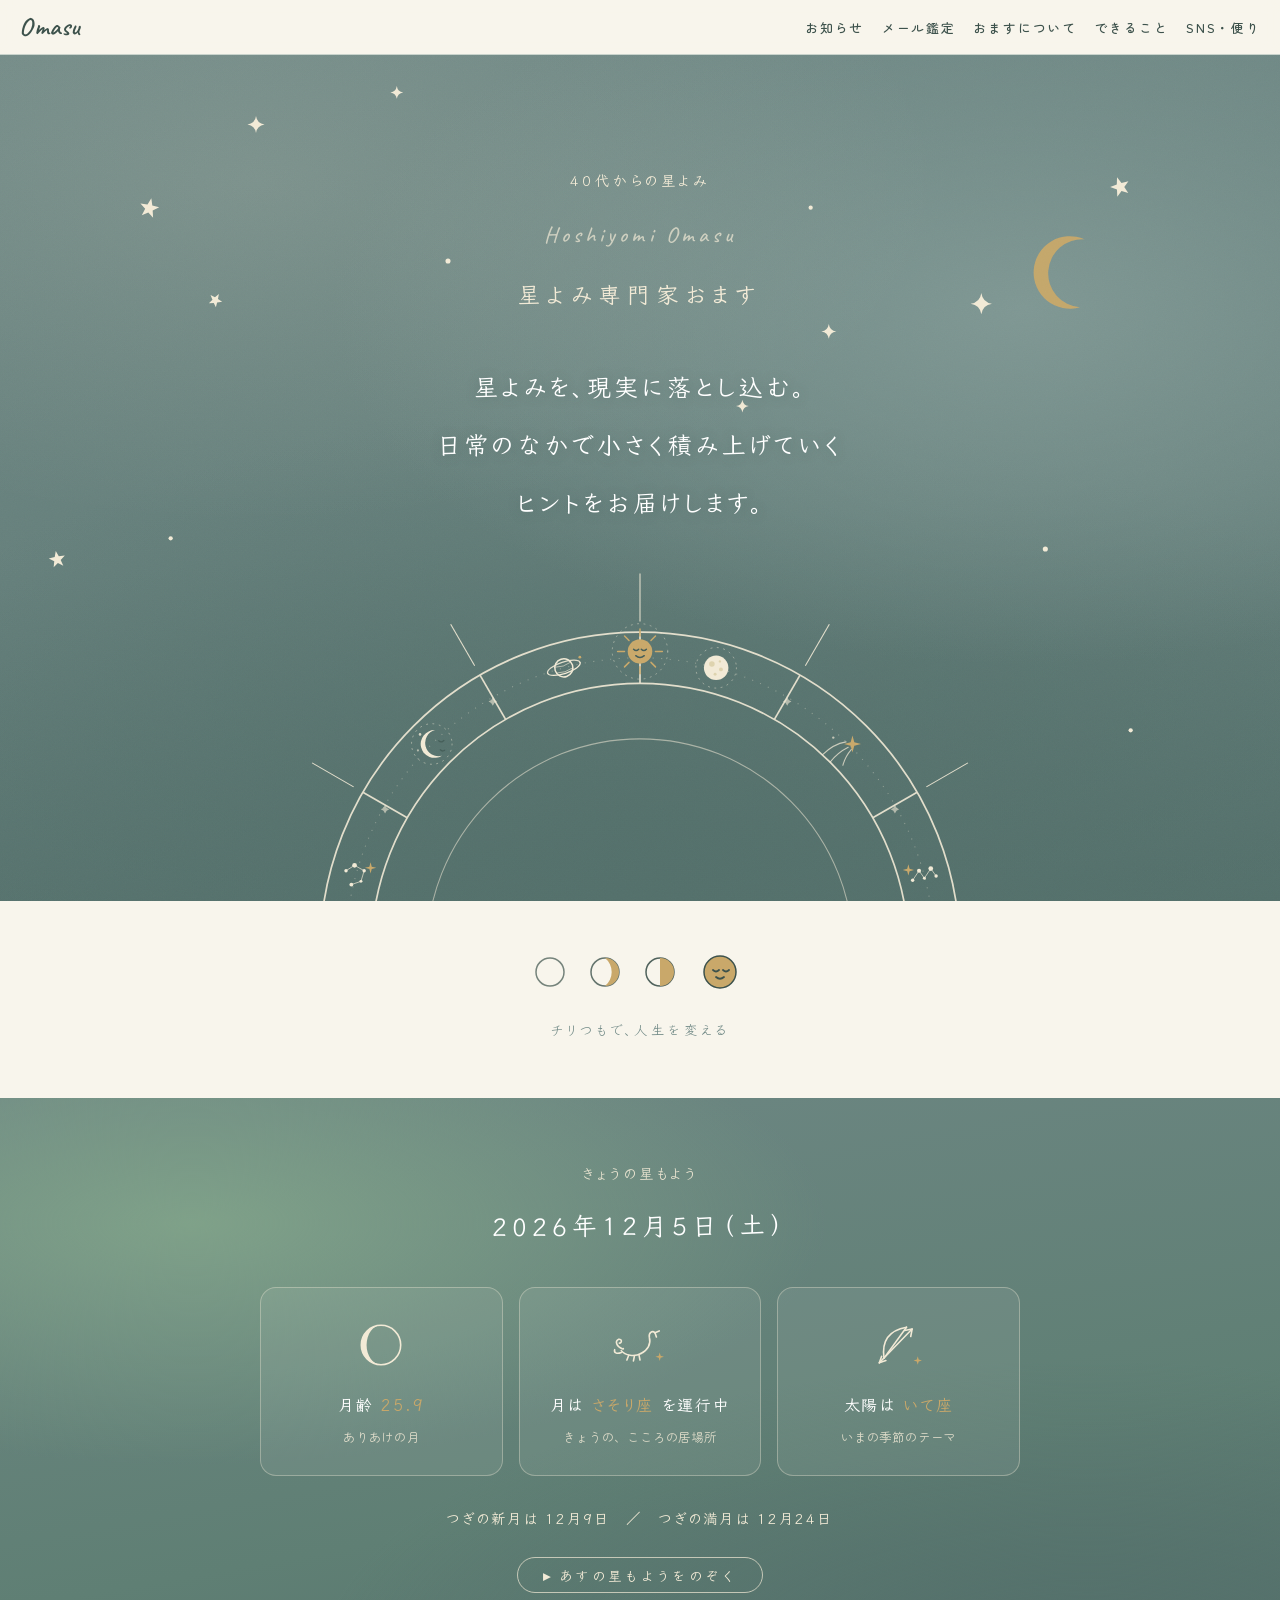
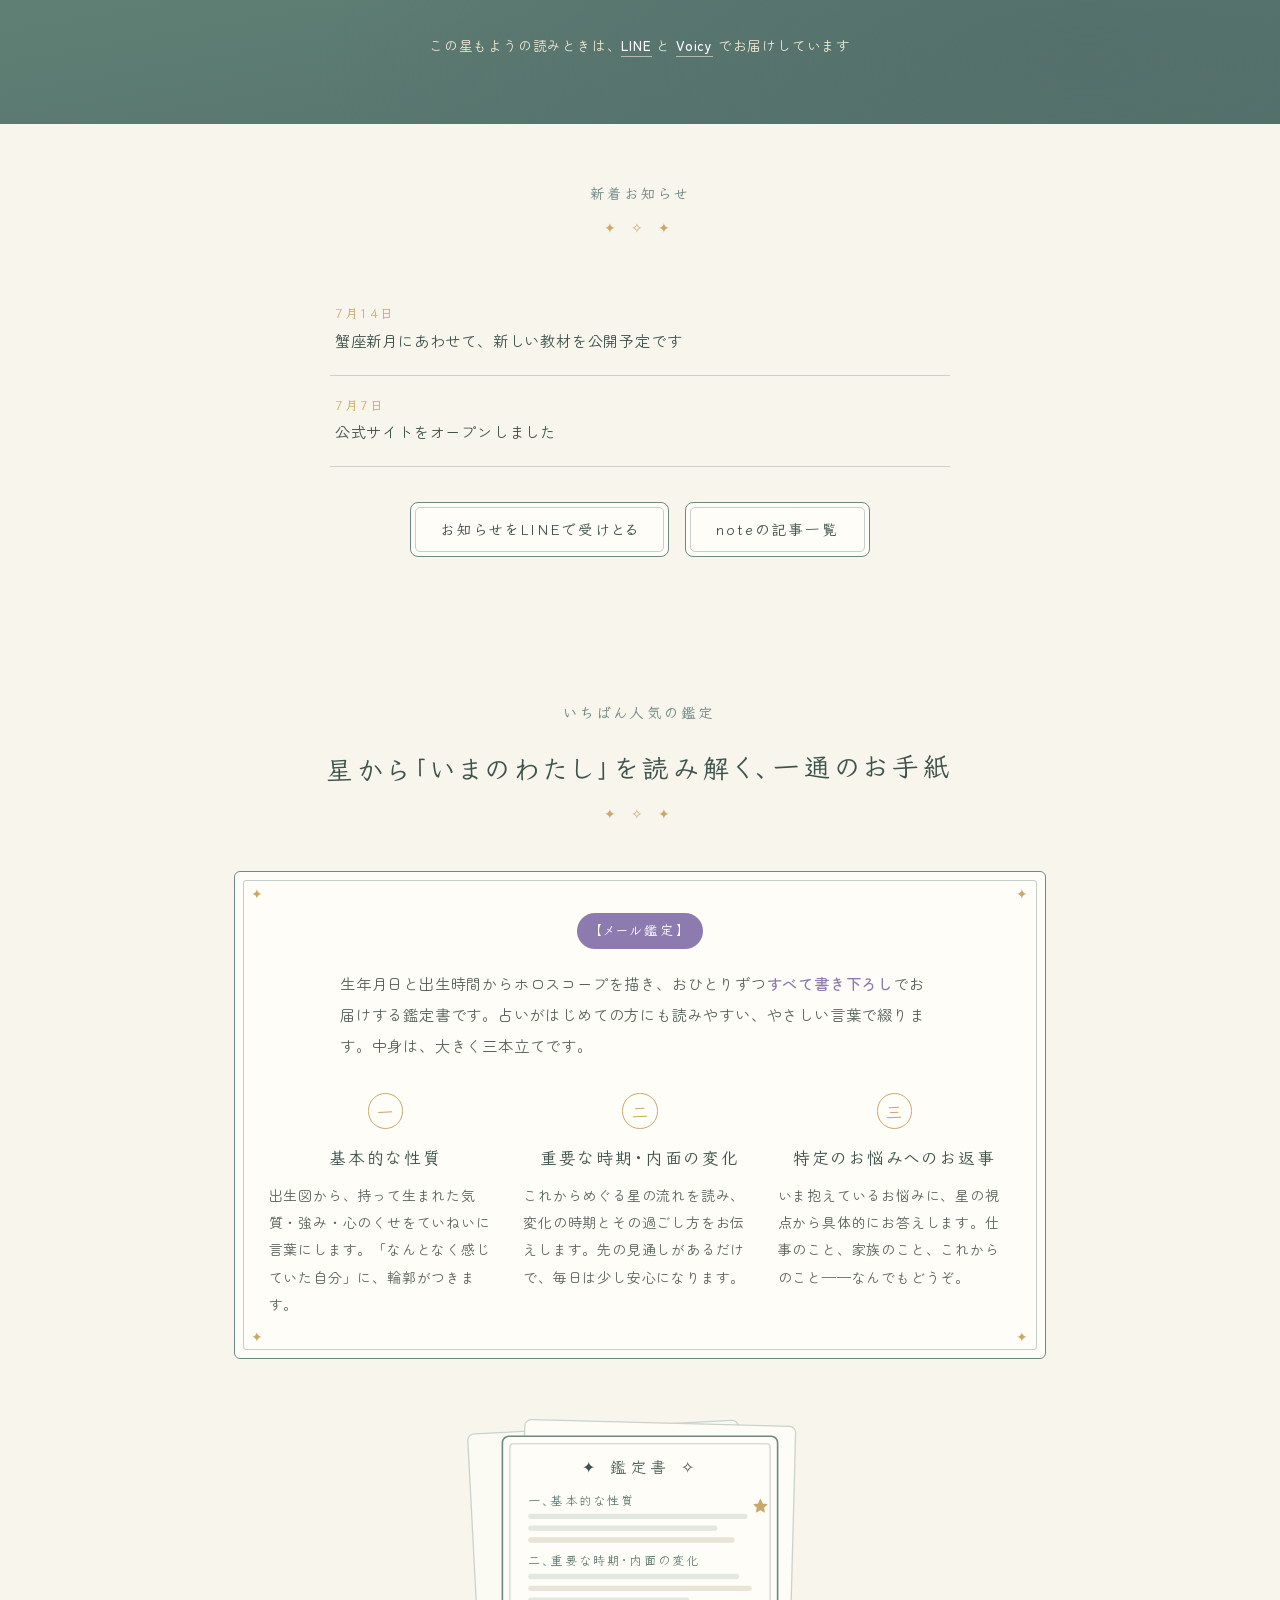
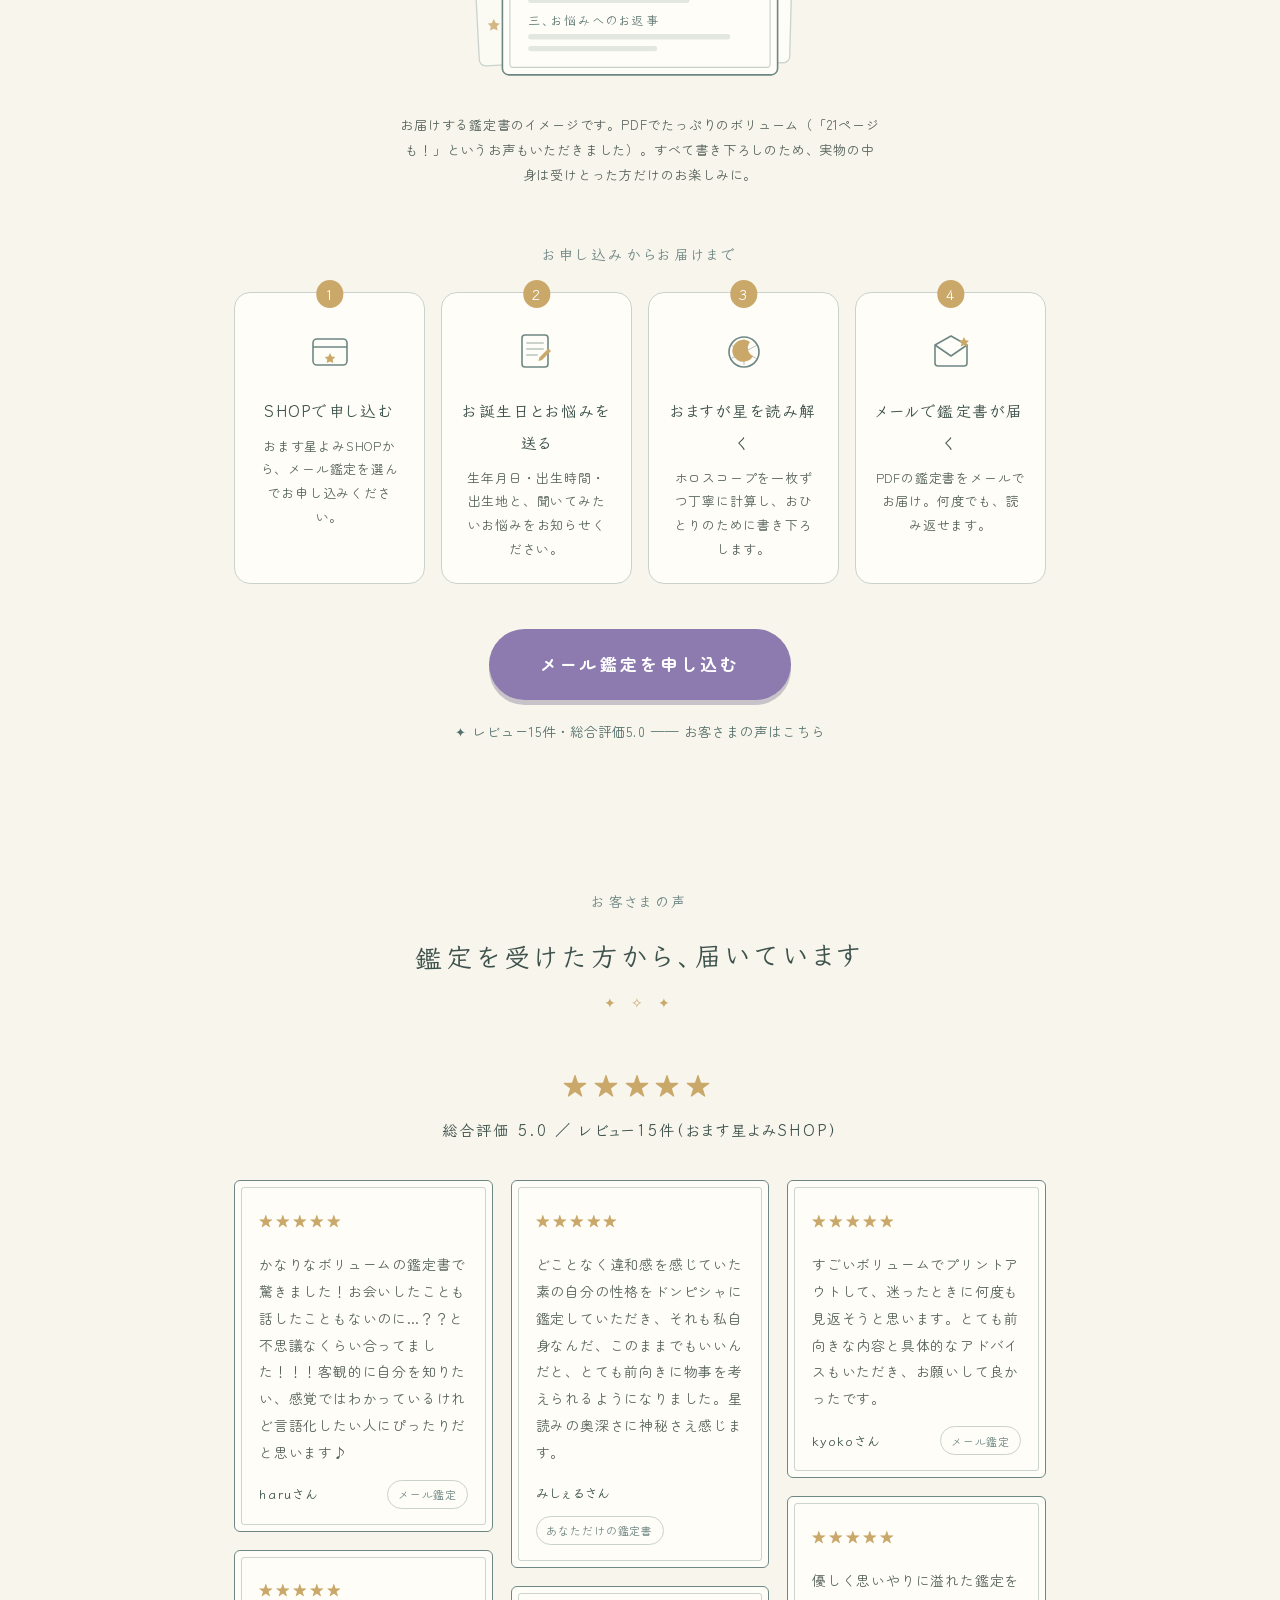
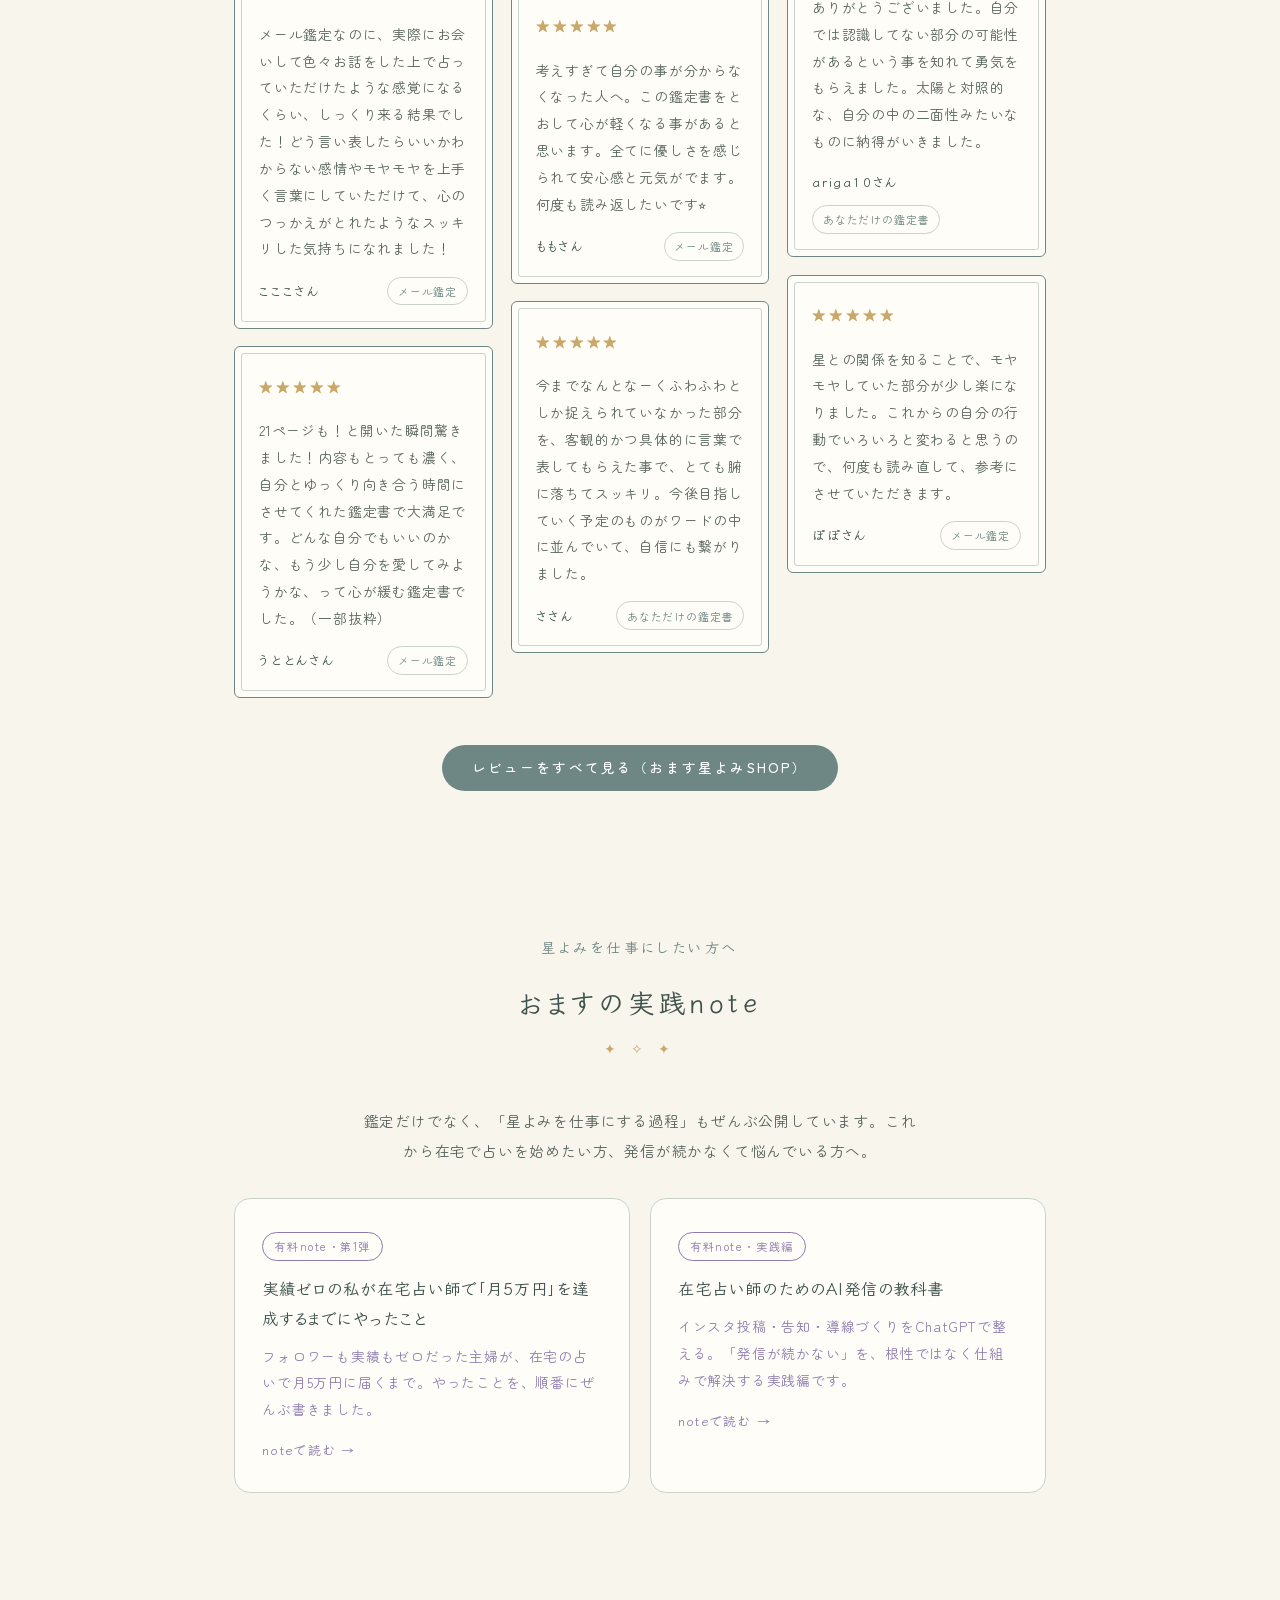
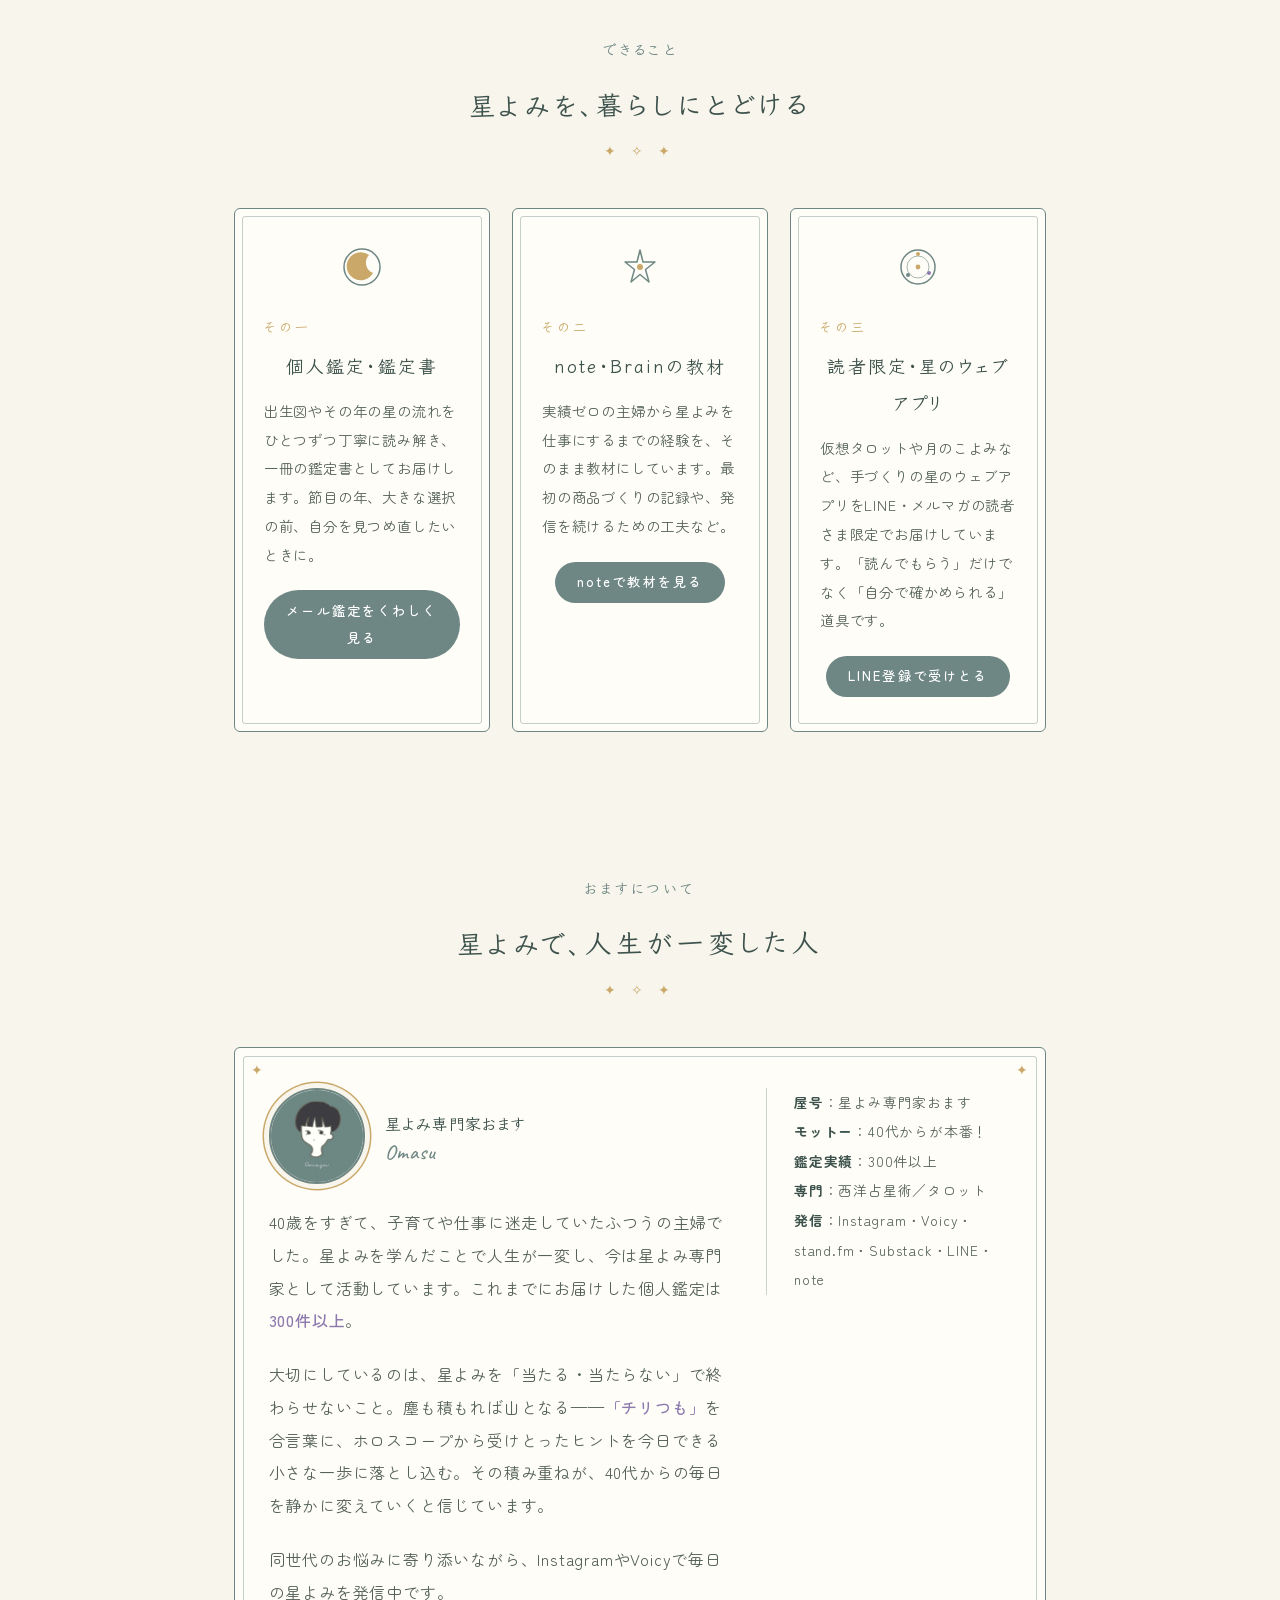
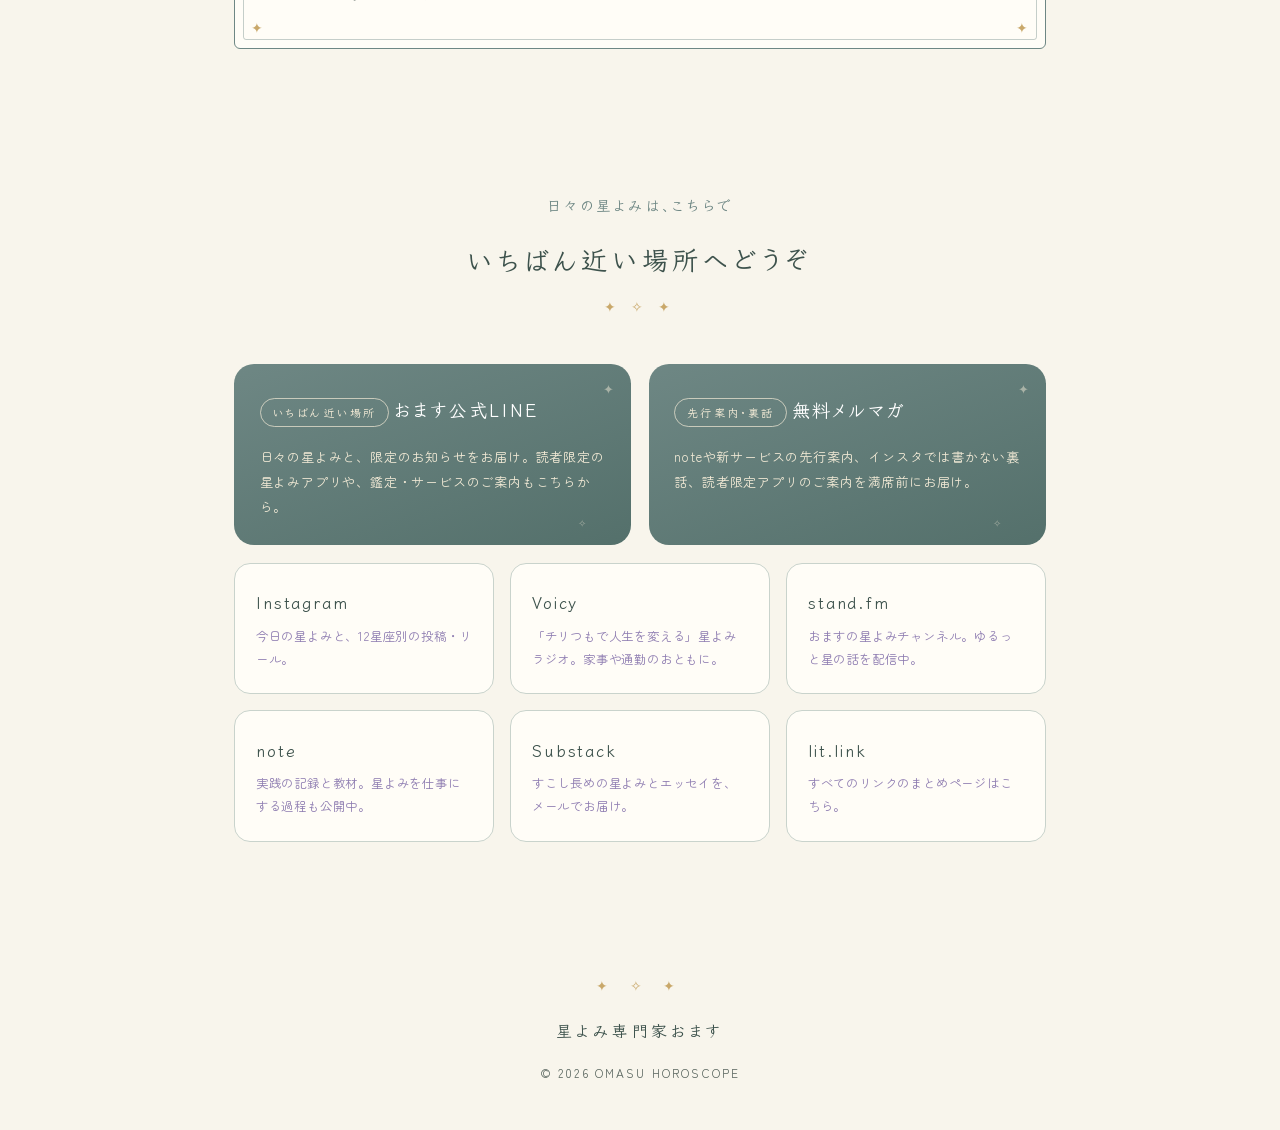
<file: index .html>
<!DOCTYPE html>
<html lang="ja">
<head>
<meta charset="UTF-8">
<meta name="viewport" content="width=device-width, initial-scale=1.0">
<title>星よみ専門家おます | 公式サイト</title>
<meta name="description" content="星よみ専門家おますの公式サイト。星よみを現実に落とし込みながら、日常生活の中で小さく積み上げていくヒントをお届けします。40代からが本番！">
<link rel="preconnect" href="https://fonts.googleapis.com">
<link rel="preconnect" href="https://fonts.gstatic.com" crossorigin>
<link href="https://fonts.googleapis.com/css2?family=Caveat:wght@500;600&family=Shippori+Mincho+B1:wght@500;700&family=Zen+Maru+Gothic:wght@400;500;700&family=Klee+One:wght@400;600&display=swap" rel="stylesheet">
<style>
  :root{
    --ivory:#f8f5ec;
    --card:#fffdf7;
    --green:#6e8784;        /* アイコンと同じ緑 */
    --green-hi:#7f9793;
    --green-deep:#54706b;
    --green-dark:#455e59;
    --green-ink:#3d524c;
    --cream:#f2ead6;
    --gold:#c9a86a;
    --murasaki:#8d7bb0;
    --lavender:#cfc5e3;
    --body:#55625b;
    --line:#c9d3cc;
    --maxw:860px;
  }
  *{margin:0;padding:0;box-sizing:border-box}
  html{scroll-behavior:smooth}
  body{
    background:var(--ivory);
    color:var(--body);
    font-family:'Zen Maru Gothic',sans-serif;
    line-height:2.05;
    letter-spacing:.05em;
    font-feature-settings:"palt";
  }
  ::selection{background:var(--green);color:#fff}
  h1,h2,h3{font-family:'Klee One',cursive;font-weight:600;color:var(--green-ink)}
  a{color:var(--murasaki);text-decoration:none;transition:opacity .25s}
  a:hover{opacity:.75}
  a:focus-visible{outline:2px solid var(--murasaki);outline-offset:4px;border-radius:8px}

  .obi{
    font-family:'Klee One',cursive;font-weight:600;
    font-size:.9rem;letter-spacing:.24em;color:var(--green);
  }
  .hoshikugiri{
    display:flex;justify-content:center;gap:.8rem;
    color:var(--gold);font-size:.85rem;letter-spacing:.4em;margin-top:.4rem;
  }

  /* ---------- nav ---------- */
  nav{
    position:sticky;top:0;z-index:50;
    display:flex;align-items:center;justify-content:space-between;
    gap:1rem;
    padding:.65rem 1.2rem;
    background:rgba(248,245,236,.86);
    backdrop-filter:blur(8px);
    -webkit-backdrop-filter:blur(8px);
    border-bottom:1px solid var(--line);
  }
  nav .logo{
    font-family:'Caveat',cursive;
    font-weight:600;
    font-size:1.6rem;
    color:var(--green-ink);
    line-height:1;
  }
  nav ul{
    display:flex;gap:1.1rem;list-style:none;
    overflow-x:auto;
    -webkit-overflow-scrolling:touch;
  }
  nav ul a{
    font-size:.8rem;letter-spacing:.14em;color:var(--green-ink);
    white-space:nowrap;font-weight:500;
  }

  /* ---------- hero ---------- */
  .hero{
    position:relative;
    min-height:94svh;
    display:flex;align-items:center;justify-content:center;
    text-align:center;overflow:hidden;
    padding:4rem 1.5rem 0;
    background:
      radial-gradient(120% 90% at 20% 15%, rgba(242,234,214,.13) 0%, rgba(242,234,214,0) 45%),
      radial-gradient(90% 70% at 80% 30%, var(--green-hi) 0%, rgba(127,151,147,0) 60%),
      radial-gradient(110% 90% at 50% 100%, var(--green-deep) 0%, rgba(84,112,107,0) 65%),
      linear-gradient(175deg, var(--green) 0%, #66807c 55%, var(--green-deep) 100%);
    color:var(--cream);
  }
  /* 紙の粒子（リッチな質感） */
  .hero::after{
    content:"";
    position:absolute;inset:0;
    background-image:url("data:image/svg+xml,%3Csvg xmlns='http://www.w3.org/2000/svg' width='240' height='240'%3E%3Cfilter id='n'%3E%3CfeTurbulence type='fractalNoise' baseFrequency='0.9' numOctaves='2'/%3E%3C/filter%3E%3Crect width='240' height='240' filter='url(%23n)' opacity='0.5'/%3E%3C/svg%3E");
    opacity:.07;
    mix-blend-mode:overlay;
    pointer-events:none;
  }
  .hero-sky{position:absolute;inset:0;width:100%;height:100%;pointer-events:none}

  /* 星のまたたき */
  .tw{animation:twinkle 3.6s ease-in-out infinite}
  .tw:nth-of-type(2n){animation-delay:1.2s;animation-duration:4.4s}
  .tw:nth-of-type(3n){animation-delay:2.1s;animation-duration:5.2s}
  .tw:nth-of-type(5n){animation-delay:.6s}
  @keyframes twinkle{0%,100%{opacity:.9}50%{opacity:.25}}
  /* 月のゆらぎ */
  .moon-g{animation:moonfloat 9s ease-in-out infinite;transform-box:fill-box;transform-origin:center}
  @keyframes moonfloat{0%,100%{transform:translateY(0)}50%{transform:translateY(-9px)}}
  /* 光線の呼吸 */
  #rays{animation:breathe 7s ease-in-out infinite}
  @keyframes breathe{0%,100%{opacity:.5}50%{opacity:.2}}
  /* 流れ星 */
  .shooting{
    position:absolute;
    top:14%;left:-6%;
    width:130px;height:2px;
    background:linear-gradient(90deg, rgba(242,234,214,0), rgba(242,234,214,.95));
    border-radius:2px;
    transform:rotate(16deg);
    opacity:0;
    animation:shoot 9s ease-in infinite;
    animation-delay:3s;
  }
  @keyframes shoot{
    0%{opacity:0;transform:translate(0,0) rotate(16deg)}
    3%{opacity:1}
    9%{opacity:0;transform:translate(60vw,18vh) rotate(16deg)}
    100%{opacity:0;transform:translate(60vw,18vh) rotate(16deg)}
  }

  .hero-inner{
    position:relative;z-index:1;max-width:640px;
    /* 環は「幅か高さの大きい方」に合わせて拡大されるため、余白も同じ基準で確保する */
    padding-bottom:260px;
    padding-bottom:max(24vw, 36vh);
    padding-bottom:max(24vw, 36svh);
  }
  .hero .obi{color:var(--cream);opacity:.85}
  .hero h1{
    margin-top:1.1rem;
    font-size:clamp(1.1rem,3.4vw,1.4rem);
    letter-spacing:.3em;color:var(--cream);
  }
  .hero h1 .small{
    display:block;font-size:.62em;letter-spacing:.5em;opacity:.7;margin-bottom:.6em;
    font-family:'Caveat',cursive;font-weight:500;letter-spacing:.18em;font-size:1em;
  }
  .thesis{
    margin-top:2.5rem;
    font-family:'Klee One',cursive;font-weight:600;
    font-size:clamp(1.15rem,3.4vw,1.5rem);
    letter-spacing:.14em;line-height:2.4;color:#fff;
    transform:rotate(-.5deg);
    text-shadow:0 1px 12px rgba(61,82,76,.35);
  }
  .motto{
    display:inline-block;margin-top:2rem;
    font-family:'Klee One',cursive;font-weight:600;
    font-size:.9rem;letter-spacing:.14em;color:var(--cream);
    border:1.5px solid rgba(242,234,214,.75);
    border-radius:999px;padding:.5em 1.8em;transform:rotate(-1.5deg);
  }
  /* ヒーローの入場アニメーション */
  .rise{opacity:0;transform:translateY(18px);animation:rise 1s ease-out forwards}
  .rise.d1{animation-delay:.15s}.rise.d2{animation-delay:.35s}.rise.d3{animation-delay:.6s}.rise.d4{animation-delay:.85s}
  @keyframes rise{to{opacity:1;transform:none}}

  /* ---------- 満ちていく月 ---------- */
  .michiru{text-align:center;padding:3rem 1.5rem 0}
  .michiru .cap{
    font-family:'Klee One',cursive;font-size:.84rem;
    letter-spacing:.3em;color:var(--green);margin-top:.7rem;
  }

  /* ---------- 新着お知らせ ---------- */
  .news-list{max-width:620px;margin:0 auto}
  .news-item{
    display:block;
    border-bottom:1px solid var(--line);
    padding:1.15rem .3rem;
    color:var(--body);
  }
  a.news-item:hover{opacity:1;background:#fbfaf3}
  .news-date{
    font-family:'Klee One',cursive;
    font-weight:600;
    font-size:.8rem;
    letter-spacing:.16em;
    color:var(--gold);
    display:block;
    line-height:1.6;
  }
  .news-text{font-size:.95rem;line-height:1.9;color:var(--green-ink)}
  .news-btns{
    display:flex;flex-wrap:wrap;justify-content:center;gap:1rem;
    margin-top:2.2rem;
  }
  .btn-hand{
    position:relative;
    display:inline-block;
    font-family:'Klee One',cursive;
    font-weight:600;
    font-size:.92rem;
    letter-spacing:.14em;
    color:var(--green-ink);
    background:var(--card);
    border:1.5px solid var(--green);
    border-radius:8px;
    padding:.75em 2em;
  }
  .btn-hand::before{
    content:"";
    position:absolute;inset:4px;
    border:1px solid var(--green);
    opacity:.4;border-radius:5px;
    pointer-events:none;
  }
  .btn-hand:hover{background:var(--green);color:#fff;opacity:1}

  /* ---------- sections ---------- */
  section{max-width:var(--maxw);margin:0 auto;padding:4.4rem 1.5rem}
  .sec-head{text-align:center;margin-bottom:2.7rem}
  .sec-head h2{
    font-size:clamp(1.3rem,4vw,1.65rem);
    letter-spacing:.18em;margin-top:.8rem;transform:rotate(-.4deg);
  }
  p+p{margin-top:1.3em}
  em{font-style:normal;color:var(--murasaki);font-weight:500}

  /* スクロールで浮かび上がる */
  .reveal{opacity:0;transform:translateY(26px);transition:opacity .8s ease,transform .8s ease}
  .reveal.on{opacity:1;transform:none}

  /* タロットカード風の枠 */
  .tarot-card{
    position:relative;background:var(--card);
    border:1.5px solid var(--green);border-radius:6px;
    padding:2.5rem 2.1rem;
  }
  .tarot-card::before{
    content:"";position:absolute;inset:8px;
    border:1px solid var(--green);opacity:.4;border-radius:3px;pointer-events:none;
  }
  .kado{position:absolute;color:var(--gold);font-size:.9rem;line-height:1}
  .kado.tl{top:14px;left:16px}.kado.tr{top:14px;right:16px}
  .kado.bl{bottom:14px;left:16px}.kado.br{bottom:14px;right:16px}

  /* ---------- about ---------- */
  .about-grid{display:grid;grid-template-columns:1fr;gap:1.9rem}
  .prof-head{display:flex;align-items:center;gap:1.3rem;margin-bottom:1.4rem}
  .prof-icon{
    width:96px;height:96px;flex:0 0 auto;
    border-radius:50%;
    border:2.5px solid var(--green);
    box-shadow:0 0 0 5px var(--ivory), 0 0 0 6.5px var(--gold);
    object-fit:cover;
  }
  .prof-name{font-family:'Klee One',cursive;font-weight:600;color:var(--green-ink)}
  .prof-name .en{
    display:block;font-family:'Caveat',cursive;font-weight:500;
    font-size:1.3rem;color:var(--green);line-height:1.2;
  }
  .about-note{
    border-top:1px solid var(--line);padding-top:1.4rem;
    font-size:.86rem;line-height:2.15;
  }
  .about-note b{color:var(--green-ink);font-weight:700}

  /* ---------- services ---------- */
  .services{display:grid;grid-template-columns:1fr;gap:1.4rem}
  .service{
    position:relative;background:var(--card);
    border:1.5px solid var(--green);border-radius:6px;
    padding:2.2rem 1.8rem 2.1rem;text-align:center;
  }
  .service::before{
    content:"";position:absolute;inset:7px;
    border:1px solid var(--green);opacity:.4;border-radius:3px;pointer-events:none;
  }
  .service .icon{margin-bottom:.9rem}
  .service .num{
    font-family:'Klee One',cursive;font-weight:600;
    font-size:.8rem;letter-spacing:.32em;color:var(--gold);
  }
  .service h3{font-size:1.12rem;letter-spacing:.12em;margin:.45rem 0 .8rem}
  .service p{font-size:.9rem;line-height:2;text-align:left}
  .service .go{
    display:inline-block;margin-top:1.3rem;
    font-size:.82rem;font-weight:500;letter-spacing:.16em;
    color:#fff;background:var(--green);border-radius:999px;padding:.55em 1.7em;
  }
  .service .go:hover{background:var(--green-dark);opacity:1}

  /* ---------- apps ---------- */
  .apps{display:grid;grid-template-columns:1fr;gap:1.2rem}
  .app-card{
    display:block;background:var(--card);
    border:1.5px solid var(--line);border-radius:20px;
    padding:1.8rem 1.7rem;
    transition:transform .25s,border-color .25s;
  }
  .app-card:hover{opacity:1;transform:translateY(-3px);border-color:var(--green)}
  .app-card h3{font-size:1rem;letter-spacing:.1em}
  .app-card p{font-size:.85rem;margin-top:.55rem;line-height:1.95}
  .app-card .url{
    display:block;margin-top:.9rem;
    font-family:'Klee One',cursive;font-weight:600;
    font-size:.78rem;letter-spacing:.1em;color:var(--murasaki);
  }

  /* ---------- channels ---------- */
  .ch-featured{display:grid;grid-template-columns:1fr;gap:1.1rem;margin-bottom:1.1rem}
  .ch-big{
    position:relative;display:block;
    background:linear-gradient(160deg,var(--green) 0%,var(--green-deep) 100%);
    color:var(--cream);
    border-radius:20px;
    padding:1.7rem 1.6rem 1.6rem;
    overflow:hidden;
  }
  .ch-big:hover{opacity:.92}
  .ch-big .st{position:absolute;color:rgba(242,234,214,.5);font-size:.8rem}
  .ch-big .st.a{top:12px;right:16px}
  .ch-big .st.b{bottom:12px;right:44px;font-size:.6rem}
  .ch-big .ch-name{
    font-family:'Klee One',cursive;font-weight:600;
    font-size:1.15rem;letter-spacing:.14em;color:#fff;
  }
  .ch-big .ch-desc{display:block;font-size:.82rem;margin-top:.5rem;line-height:1.9;color:var(--cream)}
  .ch-big .tag{
    display:inline-block;margin-bottom:.6rem;
    font-family:'Klee One',cursive;font-weight:600;
    font-size:.7rem;letter-spacing:.22em;
    border:1px solid rgba(242,234,214,.7);
    border-radius:999px;padding:.2em 1em;color:var(--cream);
  }
  .channels{display:grid;grid-template-columns:1fr 1fr;gap:1rem}
  .channel{
    display:block;background:var(--card);
    border:1.5px solid var(--line);border-radius:16px;
    padding:1.4rem 1.3rem;
  }
  .channel:hover{opacity:1;border-color:var(--green);background:#fbfaf3}
  .channel .ch-name{
    font-family:'Klee One',cursive;font-weight:600;
    font-size:1rem;letter-spacing:.12em;color:var(--green-ink);
  }
  .channel .ch-desc{display:block;font-size:.78rem;margin-top:.35rem;line-height:1.85}

  /* ---------- voices（お客さまの声） ---------- */
  .rating-strip{
    text-align:center;
    margin-bottom:2.2rem;
  }
  .rating-strip .big-stars{
    color:var(--gold);
    font-size:1.5rem;
    letter-spacing:.28em;
  }
  .rating-strip .num-label{
    display:block;
    margin-top:.3rem;
    font-family:'Klee One',cursive;
    font-weight:600;
    font-size:.95rem;
    letter-spacing:.14em;
    color:var(--green-ink);
  }
  .voices{
    columns:1;
    column-gap:1.1rem;
  }
  .voice{
    position:relative;
    display:inline-block;
    width:100%;
    break-inside:avoid;
    background:var(--card);
    border:1.5px solid var(--green);
    border-radius:6px;
    padding:1.6rem 1.5rem 1.4rem;
    margin:0 0 1.1rem;
  }
  .voice::before{
    content:"";
    position:absolute;inset:6px;
    border:1px solid var(--green);
    opacity:.35;border-radius:3px;
    pointer-events:none;
  }
  .voice .stars{
    color:var(--gold);
    font-size:.85rem;
    letter-spacing:.22em;
    margin-bottom:.5rem;
  }
  .voice p{
    font-size:.86rem;
    line-height:1.95;
  }
  .voice .who{
    margin-top:.9rem;
    display:flex;
    align-items:center;
    justify-content:space-between;
    gap:.6rem;
    flex-wrap:wrap;
  }
  .voice .name{
    font-family:'Klee One',cursive;
    font-weight:600;
    font-size:.8rem;
    letter-spacing:.14em;
    color:var(--green-ink);
  }
  .voice .item-tag{
    font-size:.68rem;
    letter-spacing:.08em;
    color:var(--green);
    border:1px solid var(--line);
    border-radius:999px;
    padding:.2em .9em;
    white-space:nowrap;
  }
  .voices-more{
    text-align:center;
    margin-top:1.8rem;
  }
  .voices-more a{
    display:inline-block;
    font-size:.85rem;
    font-weight:500;
    letter-spacing:.16em;
    color:#fff;
    background:var(--green);
    border-radius:999px;
    padding:.7em 2.2em;
  }
  .voices-more a:hover{background:var(--green-deep);opacity:1}

  /* ---------- kantei（メール鑑定） ---------- */
  .kantei-chip{
    display:inline-block;
    font-family:'Klee One',cursive;
    font-weight:600;
    font-size:.82rem;
    letter-spacing:.2em;
    color:#fff;
    background:var(--murasaki);
    border-radius:999px;
    padding:.35em 1.4em;
    margin-bottom:1.2rem;
  }
  .kantei-lead{
    text-align:left;
    max-width:600px;
    margin:0 auto;
    font-size:.95rem;
  }
  .naiyou{
    display:grid;
    grid-template-columns:1fr;
    gap:1.3rem;
    margin-top:2rem;
  }
  .naiyou-item{text-align:center}
  .naiyou-num{
    display:inline-flex;
    align-items:center;
    justify-content:center;
    width:2.2em;height:2.2em;
    border:1.5px solid var(--gold);
    border-radius:50%;
    font-family:'Klee One',cursive;
    font-weight:600;
    color:var(--gold);
  }
  .naiyou-item h3{
    font-size:1.05rem;
    letter-spacing:.12em;
    margin:.7rem 0 .5rem;
  }
  .naiyou-item p{font-size:.87rem;line-height:1.95;text-align:left}

  .preview-wrap{text-align:center;margin-top:2.8rem}
  .preview-wrap svg{width:100%;max-width:430px;height:auto}
  .preview-cap{
    font-size:.82rem;
    max-width:480px;
    margin:.9rem auto 0;
    line-height:1.9;
  }

  .flow-head{text-align:center;margin:3.2rem 0 1.5rem}
  .flow{
    display:grid;
    grid-template-columns:1fr;
    gap:1rem;
  }
  .flow-step{
    position:relative;
    background:var(--card);
    border:1.5px solid var(--line);
    border-radius:16px;
    padding:1.6rem 1.2rem 1.4rem;
    text-align:center;
  }
  .step-num{
    position:absolute;
    top:-.9em;left:50%;
    transform:translateX(-50%);
    display:inline-flex;
    align-items:center;
    justify-content:center;
    width:1.9em;height:1.9em;
    background:var(--gold);
    color:#fff;
    border-radius:50%;
    font-family:'Klee One',cursive;
    font-weight:600;
    font-size:.9rem;
  }
  .flow-step .f-icon{margin:.4rem 0 .5rem}
  .flow-step h3{font-size:.98rem;letter-spacing:.08em}
  .flow-step p{font-size:.8rem;line-height:1.85;margin-top:.4rem}

  .kantei-cta{text-align:center;margin-top:2.8rem}
  .cta-big{
    display:inline-block;
    background:var(--murasaki);
    color:#fff;
    font-weight:700;
    font-size:1.05rem;
    letter-spacing:.18em;
    border-radius:999px;
    padding:1.1em 3em;
    box-shadow:0 5px 0 rgba(77,64,110,.28);
  }
  .cta-big:hover{opacity:.88}
  .cta-sub{
    display:block;
    margin-top:1.1rem;
    font-size:.84rem;
    letter-spacing:.08em;
    color:var(--green-deep);
  }

  /* ---------- books（実践note） ---------- */
  .books-lead{
    text-align:center;
    max-width:560px;
    margin:0 auto 2rem;
    font-size:.92rem;
  }
  .books{
    display:grid;
    grid-template-columns:1fr;
    gap:1.2rem;
  }
  .book{
    display:block;
    background:var(--card);
    border:1.5px solid var(--line);
    border-radius:16px;
    padding:1.8rem 1.7rem;
    transition:transform .25s,border-color .25s;
  }
  .book:hover{opacity:1;transform:translateY(-3px);border-color:var(--murasaki)}
  .book-tag{
    display:inline-block;
    font-size:.7rem;
    letter-spacing:.14em;
    color:var(--murasaki);
    border:1px solid var(--murasaki);
    border-radius:999px;
    padding:.2em 1em;
    margin-bottom:.8rem;
  }
  .book h3{font-size:1.02rem;letter-spacing:.06em;line-height:1.8}
  .book p{font-size:.86rem;margin-top:.6rem;line-height:1.95}
  .book-go{
    display:block;
    margin-top:.9rem;
    font-family:'Klee One',cursive;
    font-weight:600;
    font-size:.8rem;
    letter-spacing:.1em;
    color:var(--murasaki);
  }

  /* ---------- seiza（12星座の帯） ---------- */
  .seiza-band{
    margin-top:3.4rem;
    padding:3.8rem 1.5rem 4rem;
    text-align:center;
    background:
      radial-gradient(90% 70% at 15% 20%, #7fa189 0%, rgba(127,161,137,0) 55%),
      radial-gradient(100% 80% at 85% 90%, #54706b 0%, rgba(84,112,107,0) 60%),
      linear-gradient(170deg, #6e8784 0%, #5f7f74 60%, #54706b 100%);
  }
  .seiza-band .obi{color:var(--cream);opacity:.9}
  .seiza-band h2{
    color:#fff;
    font-size:clamp(1.25rem,4vw,1.55rem);
    letter-spacing:.2em;
    margin-top:.7rem;
    transform:rotate(-.4deg);
  }
  .hm-grid{
    max-width:760px;
    margin:2.3rem auto 0;
    display:grid;
    grid-template-columns:1fr;
    gap:1rem;
  }
  .hm-card{
    background:rgba(255,253,247,.07);
    border:1px solid rgba(242,234,214,.35);
    border-radius:16px;
    padding:1.7rem 1.2rem 1.5rem;
    text-align:center;
  }
  .hm-art{display:flex;justify-content:center;min-height:60px}
  .hm-card svg{width:60px;height:60px;display:block}
  .hm-label{
    margin-top:.8rem;
    font-family:'Klee One',cursive;
    font-weight:600;
    font-size:1rem;
    letter-spacing:.1em;
    color:#fff;
  }
  .hm-label b{color:var(--gold);font-weight:600;letter-spacing:.12em}
  .hm-sub{font-size:.78rem;color:var(--cream);opacity:.85;margin-top:.3rem}
  .hm-next{
    margin-top:1.7rem;
    font-family:'Klee One',cursive;
    font-weight:600;
    font-size:.9rem;
    letter-spacing:.14em;
    color:var(--cream);
  }
  .hm-btn{
    display:inline-block;
    margin-top:1.5rem;
    font-family:'Klee One',cursive;
    font-weight:600;
    font-size:.85rem;
    letter-spacing:.16em;
    color:var(--cream);
    background:none;
    border:1.5px solid rgba(242,234,214,.7);
    border-radius:999px;
    padding:.55em 1.8em;
    cursor:pointer;
    transition:opacity .25s;
  }
  .hm-btn:hover{opacity:.72}
  .seiza-cap{
    margin-top:2.4rem;
    font-size:.85rem;
    color:var(--cream);
  }
  .seiza-cap a{
    color:#fff;
    font-weight:500;
    border-bottom:1px solid rgba(242,234,214,.6);
    padding-bottom:.1em;
  }

  /* ---------- footer ---------- */
  footer{text-align:center;padding:3.6rem 1.5rem 2.8rem;font-size:.75rem;letter-spacing:.18em}
  footer .stars{color:var(--gold);letter-spacing:.6em;font-size:.9rem}
  footer .mark{
    font-family:'Klee One',cursive;font-weight:600;
    font-size:1rem;letter-spacing:.24em;color:var(--green-ink);
    display:block;margin:.9rem 0;
  }

  @media (min-width:680px){
    .about-grid{grid-template-columns:1.9fr 1fr;align-items:start}
    .about-note{border-top:none;border-left:1px solid var(--line);padding:0 0 0 1.7rem}
    .services{grid-template-columns:repeat(3,1fr)}
    .apps{grid-template-columns:repeat(3,1fr)}
    .ch-featured{grid-template-columns:1fr 1fr}
    .channels{grid-template-columns:repeat(3,1fr)}
    .voices{columns:3}
    .naiyou{grid-template-columns:repeat(3,1fr)}
    .flow{grid-template-columns:repeat(4,1fr)}
    .books{grid-template-columns:1fr 1fr}
    .hm-grid{grid-template-columns:repeat(3,1fr)}
  }
  @media (prefers-reduced-motion:reduce){
    html{scroll-behavior:auto}
    .tw,.moon-g,#rays,.shooting{animation:none}
    .rise{animation:none;opacity:1;transform:none}
    .reveal{opacity:1;transform:none;transition:none}
    .app-card:hover{transform:none}
  }
</style>
</head>
<body>

<!-- ============ NAV ============ -->
<nav>
  <span class="logo">Omasu</span>
  <ul>
    <li><a href="#news">お知らせ</a></li>
    <li><a href="#kantei">メール鑑定</a></li>
    <li><a href="#about">おますについて</a></li>
    <li><a href="#services">できること</a></li>
    <li><a href="#channels">SNS・便り</a></li>
  </ul>
</nav>

<!-- ============ HERO ============ -->
<header class="hero">
  <span class="shooting" aria-hidden="true"></span>

  <svg class="hero-sky" viewBox="0 0 1200 800" preserveAspectRatio="xMidYMax slice" aria-hidden="true">
    <defs>
      <path id="st5" d="M0 -9 L2.3 -2.6 L9 -2.2 L3.6 1.9 L5.4 8.4 L0 4.6 L-5.4 8.4 L-3.6 1.9 L-9 -2.2 L-2.3 -2.6 Z"/>
      <path id="st4" d="M0 -10 Q1.2 -1.2 10 0 Q1.2 1.2 0 10 Q-1.2 1.2 -10 0 Q-1.2 -1.2 0 -10 Z"/>
    </defs>

    <g fill="#f2ead6">
      <use class="tw" href="#st5" x="140" y="150" transform="rotate(12 140 150)"/>
      <use class="tw" href="#st4" x="300" y="90"  transform="scale(.8)"/>
      <use class="tw" href="#st5" x="1050" y="130" transform="rotate(-18 1050 130)"/>
      <use class="tw" href="#st4" x="920" y="240"/>
      <use class="tw" href="#st5" x="200" y="360" transform="rotate(30 200 360) scale(.7)"/>
      <use class="tw" href="#st4" x="1110" y="380" transform="scale(.7)"/>
      <use class="tw" href="#st5" x="80"  y="560" transform="rotate(-10 80 560) scale(.85)"/>
      <use class="tw" href="#st4" x="1160" y="560" transform="scale(.6)"/>
      <use class="tw" href="#st4" x="620" y="70"  transform="scale(.6)"/>
      <circle class="tw" cx="420" cy="200" r="2.4"/>
      <circle class="tw" cx="760" cy="150" r="2"/>
      <circle class="tw" cx="980" cy="470" r="2.4"/>
      <circle class="tw" cx="160" cy="460" r="2"/>
      <circle class="tw" cx="1060" cy="640" r="2"/>
    </g>

    <g class="moon-g">
      <path d="M 1005 175 a 34 34 0 1 0 22 60 a 27 27 0 1 1 -22 -60 z"
            fill="#c9a86a" opacity=".95" transform="rotate(24 1000 205)"/>
    </g>

    <g fill="none" stroke="#f2ead6" stroke-width="1.6" opacity=".9">
      <circle cx="600" cy="848" r="300"/>
      <circle cx="600" cy="848" r="252"/>
      <circle cx="600" cy="848" r="276" stroke-width="1" stroke-dasharray="1 7" opacity=".4"/>
      <circle cx="600" cy="848" r="200" stroke-width="1" opacity=".6"/>
      <g id="spokes"></g>
      <g id="rays" stroke-width="1"></g>
    </g>
    <!-- 環にそって並ぶ天体のメダイヨン（すべて手描きのSVG） -->
    <g id="medallions" stroke-linecap="round">

      <!-- こぐま座ふうの星のつらなり（左端） -->
      <g transform="translate(333.4 776.6)">
        <polyline points="-9,-5 -1,-10 8,-5 5,5 -4,8" fill="none" stroke="#f2ead6" stroke-width="0.9" opacity=".7"/>
        <circle cx="-9" cy="-5" r="1.6" fill="#f2ead6"/>
        <circle cx="-1" cy="-10" r="2.2" fill="#f2ead6"/>
        <circle cx="8" cy="-5" r="1.6" fill="#f2ead6"/>
        <circle cx="5" cy="5" r="1.4" fill="#f2ead6"/>
        <circle cx="-4" cy="8" r="1.8" fill="#f2ead6"/>
        <path d="M14 -13 l1.1 4.2 4.2 1.1 -4.2 1.1 -1.1 4.2 -1.1 -4.2 -4.2 -1.1 4.2 -1.1 z" fill="#c9a86a"/>
      </g>

      <!-- 眠る三日月 -->
      <g transform="translate(404.8 652.8)">
        <circle r="19" fill="none" stroke="#f2ead6" stroke-width="0.8" stroke-dasharray="1 5" opacity=".55"/>
        <path d="M3 -13 a13 13 0 1 0 6.5 24 a10.5 10.5 0 1 1 -6.5 -24 z" fill="#f2ead6"/>
        <path d="M6.5 -3 q2.4 2.2 4.8 -0.3 M8 5.5 q2 1.8 4 0.4" stroke="#455e59" stroke-width="1.3" fill="none"/>
        <circle cx="-11" cy="-9" r="1.2" fill="#f2ead6" opacity=".8"/>
        <circle cx="-13" cy="6" r="1" fill="#f2ead6" opacity=".6"/>
      </g>

      <!-- 環をまとう星（土星） -->
      <g transform="translate(528.6 581.4)">
        <g transform="rotate(-18)">
          <path d="M-16 0 a16 5.4 0 0 1 32 0" fill="none" stroke="#f2ead6" stroke-width="1.2" opacity=".9"/>
          <circle r="8.5" fill="none" stroke="#f2ead6" stroke-width="1.4"/>
          <path d="M-7.5 -3 q7.5 2.6 15 0 M-8 2.6 q8 2.6 16 0" stroke="#f2ead6" stroke-width="0.8" fill="none" opacity=".65"/>
          <path d="M-16 0 a16 5.4 0 0 0 32 0" fill="none" stroke="#f2ead6" stroke-width="1.2"/>
        </g>
        <circle cx="15" cy="-10" r="1.3" fill="#c9a86a"/>
      </g>

      <!-- ほほえむ太陽（頂点） -->
      <g transform="translate(600 566)">
        <circle r="26" fill="none" stroke="#f2ead6" stroke-width="0.8" stroke-dasharray="1 5" opacity=".5"/>
        <g stroke="#c9a86a" stroke-width="1.4">
          <line x1="0" y1="-14.5" x2="0" y2="-21"/>
          <line x1="0" y1="14.5" x2="0" y2="21"/>
          <line x1="-14.5" y1="0" x2="-21" y2="0"/>
          <line x1="14.5" y1="0" x2="21" y2="0"/>
          <line x1="-10.3" y1="-10.3" x2="-14.5" y2="-14.5"/>
          <line x1="10.3" y1="-10.3" x2="14.5" y2="-14.5"/>
          <line x1="-10.3" y1="10.3" x2="-14.5" y2="14.5"/>
          <line x1="10.3" y1="10.3" x2="14.5" y2="14.5"/>
        </g>
        <circle r="11.5" fill="#c9a86a"/>
        <path d="M-6 -2 q2.4 2.4 4.8 0 M1.2 -2 q2.4 2.4 4.8 0 M-4 4 q4 3.6 8 0" stroke="#455e59" stroke-width="1.4" fill="none"/>
      </g>

      <!-- クレーターのある満月 -->
      <g transform="translate(671.4 581.4)">
        <circle r="19" fill="none" stroke="#f2ead6" stroke-width="0.8" stroke-dasharray="1 5" opacity=".55"/>
        <circle r="11.5" fill="#f2ead6"/>
        <circle cx="-4" cy="-3.5" r="2.6" fill="#ded3ae"/>
        <circle cx="4.5" cy="1.5" r="1.8" fill="#ded3ae"/>
        <circle cx="-1" cy="6" r="1.4" fill="#ded3ae"/>
        <circle cx="3.5" cy="-6" r="1.1" fill="#ded3ae"/>
      </g>

      <!-- ながれ星 -->
      <g transform="translate(795.2 652.8)">
        <path d="M-2 -2 q-12 2 -22 12 M0 3 q-10 5 -17 14 M3 5 q-6 7 -8 15" fill="none" stroke="#f2ead6" stroke-width="1" opacity=".75"/>
        <path d="M4 -8 l1.7 6.3 6.3 1.7 -6.3 1.7 -1.7 6.3 -1.7 -6.3 -6.3 -1.7 6.3 -1.7 z" fill="#c9a86a"/>
        <circle cx="-14" cy="-6" r="1.1" fill="#f2ead6" opacity=".7"/>
      </g>

      <!-- カシオペヤ座ふうの星のつらなり（右端） -->
      <g transform="translate(866.6 776.6)">
        <polyline points="-11,4 -5,-5 0,2 6,-7 11,0" fill="none" stroke="#f2ead6" stroke-width="0.9" opacity=".7"/>
        <circle cx="-11" cy="4" r="1.6" fill="#f2ead6"/>
        <circle cx="-5" cy="-5" r="1.9" fill="#f2ead6"/>
        <circle cx="0" cy="2" r="1.4" fill="#f2ead6"/>
        <circle cx="6" cy="-7" r="2.2" fill="#f2ead6"/>
        <circle cx="11" cy="0" r="1.6" fill="#f2ead6"/>
        <path d="M-15 -11 l1.1 4.2 4.2 1.1 -4.2 1.1 -1.1 4.2 -1.1 -4.2 -4.2 -1.1 4.2 -1.1 z" fill="#c9a86a"/>
      </g>

      <!-- メダイヨンの合間の小さなきらめき -->
      <g fill="#f2ead6" opacity=".6">
        <path d="M361 710 q1 3.2 4 4 q-3 .8 -4 4 q-1 -3.2 -4 -4 q3 -.8 4 -4 z"/>
        <path d="M462 609 q1 3.2 4 4 q-3 .8 -4 4 q-1 -3.2 -4 -4 q3 -.8 4 -4 z"/>
        <path d="M738 609 q1 3.2 4 4 q-3 .8 -4 4 q-1 -3.2 -4 -4 q3 -.8 4 -4 z"/>
        <path d="M839 710 q1 3.2 4 4 q-3 .8 -4 4 q-1 -3.2 -4 -4 q3 -.8 4 -4 z"/>
      </g>
    </g>
  </svg>

  <div class="hero-inner">
    <p class="obi rise d1">40代からの星よみ</p>
    <h1 class="rise d2">
      <span class="small">Hoshiyomi Omasu</span>
      星よみ専門家おます
    </h1>
    <p class="thesis rise d3">
      星よみを、現実に落とし込む。<br>
      日常のなかで小さく積み上げていく<br>
      ヒントをお届けします。
    </p>
  </div>
</header>

<!-- ============ 満ちていく月 ============ -->
<div class="michiru reveal">
  <svg width="230" height="46" viewBox="0 0 230 46" aria-hidden="true">
    <g stroke="#3d524c" stroke-width="1.5">
      <circle cx="25" cy="23" r="14" fill="none" opacity=".7"/>
      <circle cx="80" cy="23" r="14" fill="none" opacity=".8"/>
      <path d="M 80 9 a 14 14 0 0 1 0 28 a 18 18 0 0 0 0 -28 z" fill="#c9a86a" stroke="none"/>
      <circle cx="135" cy="23" r="14" fill="none" opacity=".9"/>
      <path d="M 135 9 a 14 14 0 0 1 0 28 z" fill="#c9a86a" stroke="none"/>
      <circle cx="195" cy="23" r="16" fill="#c9a86a"/>
      <path d="M188 21 q3 3 6 0 M198 21 q3 3 6 0 M191 28 q4 3.5 8 0"
            stroke="#3d524c" stroke-width="1.8" fill="none" stroke-linecap="round"/>
    </g>
  </svg>
  <p class="cap">チリつもで、人生を変える</p>
</div>

<!-- ============ きょうの星もよう（自動計算） ============ -->
<div class="seiza-band reveal" id="hoshimoyo">
  <p class="obi">きょうの星もよう</p>
  <h2 id="hm-date">&nbsp;</h2>

  <div class="hm-grid">

    <div class="hm-card">
      <div class="hm-art">
        <svg id="hm-moon" viewBox="0 0 64 64" aria-hidden="true"></svg>
      </div>
      <p class="hm-label">月齢 <b id="hm-age">–</b></p>
      <p class="hm-sub" id="hm-phasename">–</p>
    </div>

    <div class="hm-card">
      <div class="hm-art" id="hm-moonsign-art"></div>
      <p class="hm-label">月は <b id="hm-moonsign">–</b> を運行中</p>
      <p class="hm-sub">きょうの、こころの居場所</p>
    </div>

    <div class="hm-card">
      <div class="hm-art" id="hm-sunsign-art"></div>
      <p class="hm-label">太陽は <b id="hm-sunsign">–</b></p>
      <p class="hm-sub">いまの季節のテーマ</p>
    </div>

  </div>

  <p class="hm-next"><span id="hm-newmoon">&nbsp;</span>　／　<span id="hm-fullmoon">&nbsp;</span></p>
  <button class="hm-btn" id="hm-btn" type="button">▸ あすの星もようをのぞく</button>
  <p class="seiza-cap">この星もようの読みときは、<a href="https://lin.ee/zI0K08R" target="_blank" rel="noopener">LINE</a> と <a href="https://voicy.jp/channel/960377" target="_blank" rel="noopener">Voicy</a> でお届けしています</p>

  <div id="seiza-lib" hidden>
    <svg data-sign="0" viewBox="0 0 64 64" fill="none" stroke="#f2ead6" stroke-width="1.7" stroke-linecap="round" stroke-linejoin="round" aria-hidden="true">
        <path d="M31 21 C26 10 11 12 13 23 C14 31 24 33 27 27"/>
        <path d="M33 21 C38 10 53 12 51 23 C50 31 40 33 37 27"/>
        <path d="M27 27 C25 38 29 45 32 45 C35 45 39 38 37 27"/>
        <path d="M26 33 q2 2 4 0 M34 33 q2 2 4 0"/>
        <path d="M50 8 l1 3.5 3.5 1 -3.5 1 -1 3.5 -1 -3.5 -3.5 -1 3.5 -1 z" fill="#c9a86a" stroke="none"/>
      </svg>
    <svg data-sign="1" viewBox="0 0 64 64" fill="none" stroke="#f2ead6" stroke-width="1.7" stroke-linecap="round" stroke-linejoin="round" aria-hidden="true">
        <circle cx="32" cy="36" r="11"/>
        <path d="M23 28 C15 20 18 9 27 12"/>
        <path d="M41 28 C49 20 46 9 37 12"/>
        <circle cx="28" cy="34" r="1.3" fill="#f2ead6" stroke="none"/>
        <circle cx="36" cy="34" r="1.3" fill="#f2ead6" stroke="none"/>
        <circle cx="30" cy="41" r="0.9" fill="#f2ead6" stroke="none"/>
        <circle cx="34" cy="41" r="0.9" fill="#f2ead6" stroke="none"/>
        <path d="M51 34 l1 3.5 3.5 1 -3.5 1 -1 3.5 -1 -3.5 -3.5 -1 3.5 -1 z" fill="#c9a86a" stroke="none"/>
      </svg>
    <svg data-sign="2" viewBox="0 0 64 64" fill="none" stroke="#f2ead6" stroke-width="1.7" stroke-linecap="round" stroke-linejoin="round" aria-hidden="true">
        <path d="M24 18 V46 M40 18 V46"/>
        <path d="M18 16 C26 12 38 12 46 16"/>
        <path d="M18 48 C26 52 38 52 46 48"/>
        <path d="M14 23 q1 4 5 5 q-4 1 -5 5 q-1 -4 -5 -5 q4 -1 5 -5 z" fill="#c9a86a" stroke="none"/>
        <path d="M50 31 q1 4 5 5 q-4 1 -5 5 q-1 -4 -5 -5 q4 -1 5 -5 z" fill="#c9a86a" stroke="none"/>
      </svg>
    <svg data-sign="3" viewBox="0 0 64 64" fill="none" stroke="#f2ead6" stroke-width="1.7" stroke-linecap="round" stroke-linejoin="round" aria-hidden="true">
        <ellipse cx="32" cy="37" rx="11" ry="7.5"/>
        <path d="M22 32 C14 28 12 19 19 17 C24 16 25 22 21 23"/>
        <path d="M42 32 C50 28 52 19 45 17 C40 16 39 22 43 23"/>
        <path d="M28 30 l-2 -5 M36 30 l2 -5"/>
        <circle cx="26" cy="24" r="1.2" fill="#f2ead6" stroke="none"/>
        <circle cx="38" cy="24" r="1.2" fill="#f2ead6" stroke="none"/>
        <path d="M29 38 q3 2.5 6 0"/>
        <path d="M22 42 l-6 4 M24 44.5 l-5 5 M42 42 l6 4 M40 44.5 l5 5"/>
        <path d="M54 46 l1 3.5 3.5 1 -3.5 1 -1 3.5 -1 -3.5 -3.5 -1 3.5 -1 z" fill="#c9a86a" stroke="none"/>
      </svg>
    <svg data-sign="4" viewBox="0 0 64 64" fill="none" stroke="#f2ead6" stroke-width="1.7" stroke-linecap="round" stroke-linejoin="round" aria-hidden="true">
        <circle cx="32" cy="36" r="9.5"/>
        <path d="M29.5 24.3 L32 18 L34.5 24.3"/>
        <path d="M38.5 26 L44.7 23.3 L42.1 29.5"/>
        <path d="M43.7 33.5 L50 36 L43.7 38.5"/>
        <path d="M42.1 42.5 L44.7 48.7 L38.5 46"/>
        <path d="M34.5 47.7 L32 54 L29.5 47.7"/>
        <path d="M25.5 46 L19.3 48.7 L21.9 42.5"/>
        <path d="M20.3 38.5 L14 36 L20.3 33.5"/>
        <path d="M21.9 29.5 L19.3 23.3 L25.5 26"/>
        <path d="M26.5 34 q2 2 4 0 M33.5 34 q2 2 4 0"/>
        <path d="M30 40 q2 2 4 0"/>
        <path d="M52 12 l1 3.5 3.5 1 -3.5 1 -1 3.5 -1 -3.5 -3.5 -1 3.5 -1 z" fill="#c9a86a" stroke="none"/>
      </svg>
    <svg data-sign="5" viewBox="0 0 64 64" fill="none" stroke="#f2ead6" stroke-width="1.7" stroke-linecap="round" stroke-linejoin="round" aria-hidden="true">
        <path d="M33 12 C31 26 31 40 32 52"/>
        <ellipse cx="28" cy="18" rx="2.6" ry="5.2" transform="rotate(-32 28 18)"/>
        <ellipse cx="37" cy="17" rx="2.6" ry="5.2" transform="rotate(32 37 17)"/>
        <ellipse cx="27" cy="26" rx="2.6" ry="5.2" transform="rotate(-32 27 26)"/>
        <ellipse cx="37" cy="25" rx="2.6" ry="5.2" transform="rotate(32 37 25)"/>
        <ellipse cx="28" cy="34" rx="2.6" ry="5.2" transform="rotate(-32 28 34)"/>
        <ellipse cx="36" cy="33" rx="2.6" ry="5.2" transform="rotate(32 36 33)"/>
        <path d="M32 44 C24 43 20 37 23 32"/>
        <path d="M32 49 C40 48 44 42 41 38"/>
        <path d="M47 10 l1 3.5 3.5 1 -3.5 1 -1 3.5 -1 -3.5 -3.5 -1 3.5 -1 z" fill="#c9a86a" stroke="none"/>
      </svg>
    <svg data-sign="6" viewBox="0 0 64 64" fill="none" stroke="#f2ead6" stroke-width="1.7" stroke-linecap="round" stroke-linejoin="round" aria-hidden="true">
        <circle cx="32" cy="11" r="2"/>
        <path d="M32 13 V49 M26 52 H38"/>
        <path d="M17 25 H47"/>
        <path d="M17 25 L11 36 M17 25 L23 36"/>
        <path d="M9 36 Q17 44 25 36"/>
        <path d="M47 25 L41 36 M47 25 L53 36"/>
        <path d="M39 36 Q47 44 55 36"/>
        <path d="M53 14 l1 3.5 3.5 1 -3.5 1 -1 3.5 -1 -3.5 -3.5 -1 3.5 -1 z" fill="#c9a86a" stroke="none"/>
      </svg>
    <svg data-sign="7" viewBox="0 0 64 64" fill="none" stroke="#f2ead6" stroke-width="1.7" stroke-linecap="round" stroke-linejoin="round" aria-hidden="true">
        <path d="M12 38 C16 43 26 45 33 41"/>
        <path d="M33 41 C40 38 44 31 42 24 C41 19 45 16 48 19"/>
        <path d="M48 19 l4.5 -2 M48 19 l1.5 4.5"/>
        <path d="M13 36 C7 34 5 28 9 26 C13 25 13 30 10 30"/>
        <path d="M12 40 C7 42 4 40 5 37"/>
        <path d="M20 43 l-2 5 M26 44 l-1 5 M31 43 l1 5"/>
        <circle cx="14" cy="36" r="1.1" fill="#f2ead6" stroke="none"/>
        <path d="M53 40 l1 3.5 3.5 1 -3.5 1 -1 3.5 -1 -3.5 -3.5 -1 3.5 -1 z" fill="#c9a86a" stroke="none"/>
      </svg>
    <svg data-sign="8" viewBox="0 0 64 64" fill="none" stroke="#f2ead6" stroke-width="1.7" stroke-linecap="round" stroke-linejoin="round" aria-hidden="true">
        <path d="M16 46 Q12 18 40 13"/>
        <path d="M16 46 L40 13"/>
        <path d="M11 51 L46 15"/>
        <path d="M46 15 l-8 1.5 M46 15 l-1.5 8"/>
        <path d="M11 51 l2.5 -7 M11 51 l7 -2.5"/>
        <path d="M52 44 l1 3.5 3.5 1 -3.5 1 -1 3.5 -1 -3.5 -3.5 -1 3.5 -1 z" fill="#c9a86a" stroke="none"/>
      </svg>
    <svg data-sign="9" viewBox="0 0 64 64" fill="none" stroke="#f2ead6" stroke-width="1.7" stroke-linecap="round" stroke-linejoin="round" aria-hidden="true">
        <path d="M25 45 C22 35 26 26 33 24"/>
        <path d="M33 24 C38 13 52 11 53 19 C54 26 45 28 41 25"/>
        <path d="M34 26 l6 -1"/>
        <path d="M25 45 C29 49 36 49 40 46"/>
        <path d="M25 45 l-2 6"/>
        <path d="M30 32 q2 2 4 0"/>
        <circle cx="26" cy="41" r="0.9" fill="#f2ead6" stroke="none"/>
        <path d="M12 14 l1 3.5 3.5 1 -3.5 1 -1 3.5 -1 -3.5 -3.5 -1 3.5 -1 z" fill="#c9a86a" stroke="none"/>
      </svg>
    <svg data-sign="10" viewBox="0 0 64 64" fill="none" stroke="#f2ead6" stroke-width="1.7" stroke-linecap="round" stroke-linejoin="round" aria-hidden="true">
        <path d="M38 12 l10 3 -3 9 -10 -3 z"/>
        <path d="M48 15 q6 3 1 8"/>
        <circle cx="34" cy="26" r="1" fill="#f2ead6" stroke="none"/>
        <circle cx="31" cy="31" r="1.2" fill="#f2ead6" stroke="none"/>
        <circle cx="28" cy="36" r="1" fill="#f2ead6" stroke="none"/>
        <path d="M12 43 q4 -5 8 0 t8 0 t8 0 t8 0"/>
        <path d="M12 51 q4 -5 8 0 t8 0 t8 0 t8 0"/>
        <path d="M13 15 l1 3.5 3.5 1 -3.5 1 -1 3.5 -1 -3.5 -3.5 -1 3.5 -1 z" fill="#c9a86a" stroke="none"/>
      </svg>
    <svg data-sign="11" viewBox="0 0 64 64" fill="none" stroke="#f2ead6" stroke-width="1.7" stroke-linecap="round" stroke-linejoin="round" aria-hidden="true">
        <path d="M20 25 C25 18 37 18 42 25 C37 30 25 30 20 25 z"/>
        <path d="M20 25 L13 21 L13 30 z"/>
        <circle cx="37" cy="24" r="1" fill="#f2ead6" stroke="none"/>
        <path d="M44 39 C39 46 27 46 22 39 C27 34 39 34 44 39 z"/>
        <path d="M44 39 L51 43 L51 34 z"/>
        <circle cx="27" cy="40" r="1" fill="#f2ead6" stroke="none"/>
        <circle cx="48" cy="26" r="1.2" fill="#f2ead6" stroke="none"/>
        <circle cx="16" cy="46" r="1" fill="#f2ead6" stroke="none"/>
        <path d="M52 10 l1 3.5 3.5 1 -3.5 1 -1 3.5 -1 -3.5 -3.5 -1 3.5 -1 z" fill="#c9a86a" stroke="none"/>
      </svg>
  </div>
</div>

<!-- ============ 新着お知らせ ============ -->
<section id="news" class="reveal" style="padding-top:3.4rem">
  <div class="sec-head">
    <p class="obi">新着お知らせ</p>
    <p class="hoshikugiri">&#10022; &#10023; &#10022;</p>
  </div>

  <!--
    ◆ お知らせの追加のしかた ◆
    下の <a class="news-item"> のかたまりをコピーして、いちばん上に貼り付け、
    日付・本文・リンク先(href)を書き替えてください。
    リンクが不要なお知らせは <div class="news-item"> ～ </div> に変えればOKです。
    表示は上から新しい順。古いものは削除して3〜5件程度を保つのがおすすめです。
  -->
  <div class="news-list">

    <!-- ※以下はサンプルです。実際のお知らせに差し替えてください -->
    <a class="news-item" href="https://note.com/omasu_horoscope" target="_blank" rel="noopener">
      <span class="news-date">7月14日</span>
      <span class="news-text">蟹座新月にあわせて、新しい教材を公開予定です</span>
    </a>

    <div class="news-item">
      <span class="news-date">7月7日</span>
      <span class="news-text">公式サイトをオープンしました</span>
    </div>

  </div>

  <div class="news-btns">
    <a class="btn-hand" href="https://lin.ee/zI0K08R" target="_blank" rel="noopener">お知らせをLINEで受けとる</a>
    <a class="btn-hand" href="https://note.com/omasu_horoscope" target="_blank" rel="noopener">noteの記事一覧</a>
  </div>
</section>

<!-- ============ KANTEI（メール鑑定） ============ -->
<section id="kantei" class="reveal">
  <div class="sec-head">
    <p class="obi">いちばん人気の鑑定</p>
    <h2>星から「いまのわたし」を読み解く、一通のお手紙</h2>
    <p class="hoshikugiri">&#10022; &#10023; &#10022;</p>
  </div>

  <div class="tarot-card">
    <span class="kado tl">&#10022;</span><span class="kado tr">&#10022;</span>
    <span class="kado bl">&#10022;</span><span class="kado br">&#10022;</span>
    <div style="text-align:center"><span class="kantei-chip">【メール鑑定】</span></div>
    <p class="kantei-lead">生年月日と出生時間からホロスコープを描き、おひとりずつ<em>すべて書き下ろし</em>でお届けする鑑定書です。占いがはじめての方にも読みやすい、やさしい言葉で綴ります。中身は、大きく三本立てです。</p>

    <div class="naiyou">
      <div class="naiyou-item">
        <span class="naiyou-num">一</span>
        <h3>基本的な性質</h3>
        <p>出生図から、持って生まれた気質・強み・心のくせをていねいに言葉にします。「なんとなく感じていた自分」に、輪郭がつきます。</p>
      </div>
      <div class="naiyou-item">
        <span class="naiyou-num">二</span>
        <h3>重要な時期・内面の変化</h3>
        <p>これからめぐる星の流れを読み、変化の時期とその過ごし方をお伝えします。先の見通しがあるだけで、毎日は少し安心になります。</p>
      </div>
      <div class="naiyou-item">
        <span class="naiyou-num">三</span>
        <h3>特定のお悩みへのお返事</h3>
        <p>いま抱えているお悩みに、星の視点から具体的にお答えします。仕事のこと、家族のこと、これからのこと——なんでもどうぞ。</p>
      </div>
    </div>
  </div>

  <!-- 鑑定書のイメージ -->
  <div class="preview-wrap" aria-hidden="true">
    <svg viewBox="0 0 400 265" xmlns="http://www.w3.org/2000/svg">
      <!-- うしろのページ -->
      <g transform="rotate(-3 160 130)">
        <rect x="45" y="22" width="252" height="216" rx="6" fill="#fbfaf3" stroke="#c9d3cc" stroke-width="1.2"/>
      </g>
      <g transform="rotate(1.5 230 130)">
        <rect x="90" y="18" width="252" height="220" rx="6" fill="#fdfcf6" stroke="#c9d3cc" stroke-width="1.2"/>
      </g>
      <!-- まえのページ -->
      <rect x="72" y="30" width="256" height="222" rx="6" fill="#fffdf7" stroke="#6e8784" stroke-width="1.5"/>
      <rect x="79" y="37" width="242" height="208" rx="3" fill="none" stroke="#6e8784" stroke-width="1" opacity=".4"/>
      <text x="200" y="64" text-anchor="middle" font-family="'Klee One',cursive" font-size="15" fill="#3d524c" letter-spacing="4">&#10022; 鑑定書 &#10023;</text>
      <!-- 一、 -->
      <text x="96" y="94" font-family="'Klee One',cursive" font-size="11.5" fill="#54706b" letter-spacing="2">一、基本的な性質</text>
      <rect x="96" y="102" width="204" height="5" rx="2.5" fill="#e2e7e0"/>
      <rect x="96" y="113" width="176" height="5" rx="2.5" fill="#e2e7e0"/>
      <rect x="96" y="124" width="192" height="5" rx="2.5" fill="#e9e4d6"/>
      <!-- 二、 -->
      <text x="96" y="150" font-family="'Klee One',cursive" font-size="11.5" fill="#54706b" letter-spacing="2">二、重要な時期・内面の変化</text>
      <rect x="96" y="158" width="196" height="5" rx="2.5" fill="#e2e7e0"/>
      <rect x="96" y="169" width="208" height="5" rx="2.5" fill="#e9e4d6"/>
      <rect x="96" y="180" width="150" height="5" rx="2.5" fill="#e2e7e0"/>
      <!-- 三、 -->
      <text x="96" y="206" font-family="'Klee One',cursive" font-size="11.5" fill="#54706b" letter-spacing="2">三、お悩みへのお返事</text>
      <rect x="96" y="214" width="188" height="5" rx="2.5" fill="#e2e7e0"/>
      <rect x="96" y="225" width="120" height="5" rx="2.5" fill="#e2e7e0"/>
      <!-- 金の星 -->
      <path d="M312 88 l2.2 4.6 4.6.6-3.4 3.3.8 4.6-4.2-2.2-4.2 2.2.8-4.6-3.4-3.3 4.6-.6z" fill="#c9a86a"/>
      <path d="M64 200 l1.8 3.8 3.8.5-2.8 2.7.7 3.8-3.5-1.8-3.5 1.8.7-3.8-2.8-2.7 3.8-.5z" fill="#c9a86a" opacity=".8"/>
    </svg>
    <p class="preview-cap">お届けする鑑定書のイメージです。PDFでたっぷりのボリューム（「21ページも！」というお声もいただきました）。すべて書き下ろしのため、実物の中身は受けとった方だけのお楽しみに。</p>
  </div>

  <!-- 流れ -->
  <div class="flow-head">
    <p class="obi">お申し込みからお届けまで</p>
  </div>
  <div class="flow">

    <div class="flow-step">
      <span class="step-num">1</span>
      <div class="f-icon">
        <svg width="52" height="52" viewBox="0 0 52 52" aria-hidden="true">
          <rect x="9" y="14" width="34" height="26" rx="4" fill="none" stroke="#6e8784" stroke-width="1.6"/>
          <path d="M9 22 h34" stroke="#6e8784" stroke-width="1.6"/>
          <path d="M26 28 l1.7 3.5 3.6.5-2.6 2.5.6 3.6-3.3-1.7-3.3 1.7.6-3.6-2.6-2.5 3.6-.5z" fill="#c9a86a"/>
        </svg>
      </div>
      <h3>SHOPで申し込む</h3>
      <p>おます星よみSHOPから、メール鑑定を選んでお申し込みください。</p>
    </div>

    <div class="flow-step">
      <span class="step-num">2</span>
      <div class="f-icon">
        <svg width="52" height="52" viewBox="0 0 52 52" aria-hidden="true">
          <rect x="11" y="10" width="26" height="32" rx="3" fill="none" stroke="#6e8784" stroke-width="1.6"/>
          <path d="M16 18 h16 M16 24 h16 M16 30 h10" stroke="#c9d3cc" stroke-width="2" stroke-linecap="round"/>
          <path d="M40 26 l-9 9 -3.6 1 1-3.6 9-9 z" fill="#c9a86a"/>
        </svg>
      </div>
      <h3>お誕生日とお悩みを送る</h3>
      <p>生年月日・出生時間・出生地と、聞いてみたいお悩みをお知らせください。</p>
    </div>

    <div class="flow-step">
      <span class="step-num">3</span>
      <div class="f-icon">
        <svg width="52" height="52" viewBox="0 0 52 52" aria-hidden="true">
          <circle cx="26" cy="27" r="15" fill="none" stroke="#6e8784" stroke-width="1.6"/>
          <path d="M26 14 v26 M13.5 20.5 l25 13 M13.5 33.5 l25 -13" stroke="#6e8784" stroke-width="1" opacity=".5"/>
          <path d="M32 17 a11 11 0 1 0 3 14 a9 9 0 0 1 -3 -14z" fill="#c9a86a"/>
        </svg>
      </div>
      <h3>おますが星を読み解く</h3>
      <p>ホロスコープを一枚ずつ丁寧に計算し、おひとりのために書き下ろします。</p>
    </div>

    <div class="flow-step">
      <span class="step-num">4</span>
      <div class="f-icon">
        <svg width="52" height="52" viewBox="0 0 52 52" aria-hidden="true">
          <path d="M10 20 l16 -9 16 9 v18 a3 3 0 0 1 -3 3 h-26 a3 3 0 0 1 -3 -3 z" fill="none" stroke="#6e8784" stroke-width="1.6" stroke-linejoin="round"/>
          <path d="M10 20 l16 11 16 -11" fill="none" stroke="#6e8784" stroke-width="1.6" stroke-linejoin="round"/>
          <path d="M39 12 l1.6 3.3 3.4.5-2.5 2.4.6 3.4-3.1-1.6-3.1 1.6.6-3.4-2.5-2.4 3.4-.5z" fill="#c9a86a"/>
        </svg>
      </div>
      <h3>メールで鑑定書が届く</h3>
      <p>PDFの鑑定書をメールでお届け。何度でも、読み返せます。</p>
    </div>

  </div>

  <div class="kantei-cta">
    <a class="cta-big" href="https://omasuhoroscope.stores.jp/items/65f25bdbd397ae00328f8b2d" target="_blank" rel="noopener">メール鑑定を申し込む</a>
    <a class="cta-sub" href="#voices">&#10022; レビュー15件・総合評価5.0 —— お客さまの声はこちら</a>
  </div>
</section>

<!-- ============ VOICES（お客さまの声） ============ -->
<section id="voices" class="reveal">
  <div class="sec-head">
    <p class="obi">お客さまの声</p>
    <h2>鑑定を受けた方から、届いています</h2>
    <p class="hoshikugiri">&#10022; &#10023; &#10022;</p>
  </div>

  <div class="rating-strip">
    <span class="big-stars">★★★★★</span>
    <span class="num-label">総合評価 5.0 ／ レビュー15件（おます星よみSHOP）</span>
  </div>

  <div class="voices">

    <div class="voice">
      <p class="stars">★★★★★</p>
      <p>かなりなボリュームの鑑定書で驚きました！お会いしたことも話したこともないのに…？？と不思議なくらい合ってました！！！客観的に自分を知りたい、感覚ではわかっているけれど言語化したい人にぴったりだと思います♪</p>
      <div class="who"><span class="name">haruさん</span><span class="item-tag">メール鑑定</span></div>
    </div>

    <div class="voice">
      <p class="stars">★★★★★</p>
      <p>メール鑑定なのに、実際にお会いして色々お話をした上で占っていただけたような感覚になるくらい、しっくり来る結果でした！どう言い表したらいいかわからない感情やモヤモヤを上手く言葉にしていただけて、心のつっかえがとれたようなスッキリした気持ちになれました！</p>
      <div class="who"><span class="name">こここさん</span><span class="item-tag">メール鑑定</span></div>
    </div>

    <div class="voice">
      <p class="stars">★★★★★</p>
      <p>21ページも！と開いた瞬間驚きました！内容もとっても濃く、自分とゆっくり向き合う時間にさせてくれた鑑定書で大満足です。どんな自分でもいいのかな、もう少し自分を愛してみようかな、って心が緩む鑑定書でした。（一部抜粋）</p>
      <div class="who"><span class="name">うととんさん</span><span class="item-tag">メール鑑定</span></div>
    </div>

    <div class="voice">
      <p class="stars">★★★★★</p>
      <p>どことなく違和感を感じていた素の自分の性格をドンピシャに鑑定していただき、それも私自身なんだ、このままでもいいんだと、とても前向きに物事を考えられるようになりました。星読みの奥深さに神秘さえ感じます。</p>
      <div class="who"><span class="name">みしぇるさん</span><span class="item-tag">あなただけの鑑定書</span></div>
    </div>

    <div class="voice">
      <p class="stars">★★★★★</p>
      <p>考えすぎて自分の事が分からなくなった人へ。この鑑定書をとおして心が軽くなる事があると思います。全てに優しさを感じられて安心感と元気がでます。何度も読み返したいです⭐︎</p>
      <div class="who"><span class="name">ももさん</span><span class="item-tag">メール鑑定</span></div>
    </div>

    <div class="voice">
      <p class="stars">★★★★★</p>
      <p>今までなんとなーくふわふわとしか捉えられていなかった部分を、客観的かつ具体的に言葉で表してもらえた事で、とても腑に落ちてスッキリ。今後目指していく予定のものがワードの中に並んでいて、自信にも繋がりました。</p>
      <div class="who"><span class="name">ささん</span><span class="item-tag">あなただけの鑑定書</span></div>
    </div>

    <div class="voice">
      <p class="stars">★★★★★</p>
      <p>すごいボリュームでプリントアウトして、迷ったときに何度も見返そうと思います。とても前向きな内容と具体的なアドバイスもいただき、お願いして良かったです。</p>
      <div class="who"><span class="name">kyokoさん</span><span class="item-tag">メール鑑定</span></div>
    </div>

    <div class="voice">
      <p class="stars">★★★★★</p>
      <p>優しく思いやりに溢れた鑑定をありがとうございました。自分では認識してない部分の可能性があるという事を知れて勇気をもらえました。太陽と対照的な、自分の中の二面性みたいなものに納得がいきました。</p>
      <div class="who"><span class="name">ariga10さん</span><span class="item-tag">あなただけの鑑定書</span></div>
    </div>

    <div class="voice">
      <p class="stars">★★★★★</p>
      <p>星との関係を知ることで、モヤモヤしていた部分が少し楽になりました。これからの自分の行動でいろいろと変わると思うので、何度も読み直して、参考にさせていただきます。</p>
      <div class="who"><span class="name">ぽぽさん</span><span class="item-tag">メール鑑定</span></div>
    </div>

  </div>

  <div class="voices-more">
    <a href="https://omasuhoroscope.stores.jp/" target="_blank" rel="noopener">レビューをすべて見る（おます星よみSHOP）</a>
  </div>
</section>

<!-- ============ BOOKS（実践note） ============ -->
<section id="books" class="reveal">
  <div class="sec-head">
    <p class="obi">星よみを仕事にしたい方へ</p>
    <h2>おますの実践note</h2>
    <p class="hoshikugiri">&#10022; &#10023; &#10022;</p>
  </div>
  <p class="books-lead">鑑定だけでなく、「星よみを仕事にする過程」もぜんぶ公開しています。これから在宅で占いを始めたい方、発信が続かなくて悩んでいる方へ。</p>
  <div class="books">

    <a class="book" href="https://note.com/omasu_horoscope/n/n13d7d6d01b76" target="_blank" rel="noopener">
      <span class="book-tag">有料note・第1弾</span>
      <h3>実績ゼロの私が在宅占い師で「月5万円」を達成するまでにやったこと</h3>
      <p>フォロワーも実績もゼロだった主婦が、在宅の占いで月5万円に届くまで。やったことを、順番にぜんぶ書きました。</p>
      <span class="book-go">noteで読む →</span>
    </a>

    <a class="book" href="https://note.com/omasu_horoscope/n/nb983b8d05446" target="_blank" rel="noopener">
      <span class="book-tag">有料note・実践編</span>
      <h3>在宅占い師のためのAI発信の教科書</h3>
      <p>インスタ投稿・告知・導線づくりをChatGPTで整える。「発信が続かない」を、根性ではなく仕組みで解決する実践編です。</p>
      <span class="book-go">noteで読む →</span>
    </a>

  </div>
</section>

<!-- ============ SERVICES ============ -->
<section id="services" class="reveal">
  <div class="sec-head">
    <p class="obi">できること</p>
    <h2>星よみを、暮らしにとどける</h2>
    <p class="hoshikugiri">&#10022; &#10023; &#10022;</p>
  </div>
  <div class="services">

    <div class="service">
      <div class="icon">
        <svg width="46" height="46" viewBox="0 0 46 46" aria-hidden="true">
          <circle cx="23" cy="23" r="18" fill="none" stroke="#6e8784" stroke-width="1.5"/>
          <path d="M30 11 a14 14 0 1 0 4 18 a11 11 0 0 1 -4 -18z" fill="#c9a86a"/>
        </svg>
      </div>
      <p class="num">その一</p>
      <h3>個人鑑定・鑑定書</h3>
      <p>出生図やその年の星の流れをひとつずつ丁寧に読み解き、一冊の鑑定書としてお届けします。節目の年、大きな選択の前、自分を見つめ直したいときに。</p>
      <a class="go" href="#kantei">メール鑑定をくわしく見る</a>
    </div>

    <div class="service">
      <div class="icon">
        <svg width="46" height="46" viewBox="0 0 46 46" aria-hidden="true">
          <path d="M23 6 L26 18 L38 18 L28.5 25.5 L32 38 L23 30.5 L14 38 L17.5 25.5 L8 18 L20 18 Z"
                fill="none" stroke="#6e8784" stroke-width="1.5" stroke-linejoin="round"/>
          <circle cx="23" cy="23" r="3" fill="#c9a86a"/>
        </svg>
      </div>
      <p class="num">その二</p>
      <h3>note・Brainの教材</h3>
      <p>実績ゼロの主婦から星よみを仕事にするまでの経験を、そのまま教材にしています。最初の商品づくりの記録や、発信を続けるための工夫など。</p>
      <a class="go" href="https://note.com/omasu_horoscope" target="_blank" rel="noopener">noteで教材を見る</a>
    </div>

    <div class="service">
      <div class="icon">
        <svg width="46" height="46" viewBox="0 0 46 46" aria-hidden="true">
          <circle cx="23" cy="23" r="17" fill="none" stroke="#6e8784" stroke-width="1.5"/>
          <circle cx="23" cy="23" r="11" fill="none" stroke="#6e8784" stroke-width="1" opacity=".6"/>
          <circle cx="23" cy="23" r="2.4" fill="#c9a86a"/>
          <circle cx="23" cy="10" r="2" fill="#c9a86a"/>
          <circle cx="34" cy="29" r="2" fill="#8d7bb0"/>
          <circle cx="13" cy="31" r="2" fill="#6e8784"/>
        </svg>
      </div>
      <p class="num">その三</p>
      <h3>読者限定・星のウェブアプリ</h3>
      <p>仮想タロットや月のこよみなど、手づくりの星のウェブアプリをLINE・メルマガの読者さま限定でお届けしています。「読んでもらう」だけでなく「自分で確かめられる」道具です。</p>
      <a class="go" href="https://lin.ee/zI0K08R" target="_blank" rel="noopener">LINE登録で受けとる</a>
    </div>

  </div>
</section>

<!-- ============ ABOUT ============ -->
<section id="about" class="reveal">
  <div class="sec-head">
    <p class="obi">おますについて</p>
    <h2>星よみで、人生が一変した人</h2>
    <p class="hoshikugiri">&#10022; &#10023; &#10022;</p>
  </div>
  <div class="tarot-card">
    <span class="kado tl">&#10022;</span><span class="kado tr">&#10022;</span>
    <span class="kado bl">&#10022;</span><span class="kado br">&#10022;</span>
    <div class="about-grid">
      <div>
        <div class="prof-head">
          <img class="prof-icon" src="[data-uri]" alt="星よみ専門家おますのアイコン" width="96" height="96">
          <p class="prof-name">
            星よみ専門家おます
            <span class="en">Omasu</span>
          </p>
        </div>
        <p>40歳をすぎて、子育てや仕事に迷走していたふつうの主婦でした。星よみを学んだことで人生が一変し、今は星よみ専門家として活動しています。これまでにお届けした個人鑑定は<em>300件以上</em>。</p>
        <p>大切にしているのは、星よみを「当たる・当たらない」で終わらせないこと。塵も積もれば山となる——<em>「チリつも」</em>を合言葉に、ホロスコープから受けとったヒントを今日できる小さな一歩に落とし込む。その積み重ねが、40代からの毎日を静かに変えていくと信じています。</p>
        <p>同世代のお悩みに寄り添いながら、InstagramやVoicyで毎日の星よみを発信中です。</p>
      </div>
      <div class="about-note">
        <b>屋号</b>：星よみ専門家おます<br>
        <b>モットー</b>：40代からが本番！<br>
        <b>鑑定実績</b>：300件以上<br>
        <b>専門</b>：西洋占星術／タロット<br>
        <b>発信</b>：Instagram・Voicy・stand.fm・Substack・LINE・note
      </div>
    </div>
  </div>
</section>

<!-- ============ CHANNELS ============ -->
<section id="channels" class="reveal">
  <div class="sec-head">
    <p class="obi">日々の星よみは、こちらで</p>
    <h2>いちばん近い場所へどうぞ</h2>
    <p class="hoshikugiri">&#10022; &#10023; &#10022;</p>
  </div>

  <div class="ch-featured">
    <a class="ch-big" href="https://lin.ee/zI0K08R" target="_blank" rel="noopener">
      <span class="st a">&#10022;</span><span class="st b">&#10023;</span>
      <span class="tag">いちばん近い場所</span>
      <span class="ch-name">おます公式LINE</span>
      <span class="ch-desc">日々の星よみと、限定のお知らせをお届け。読者限定の星よみアプリや、鑑定・サービスのご案内もこちらから。</span>
    </a>
    <a class="ch-big" href="https://mail.os7.biz/add/D7pa" target="_blank" rel="noopener">
      <span class="st a">&#10022;</span><span class="st b">&#10023;</span>
      <span class="tag">先行案内・裏話</span>
      <span class="ch-name">無料メルマガ</span>
      <span class="ch-desc">noteや新サービスの先行案内、インスタでは書かない裏話、読者限定アプリのご案内を満席前にお届け。</span>
    </a>
  </div>

  <div class="channels">
    <a class="channel" href="https://www.instagram.com/omasu_horoscope/" target="_blank" rel="noopener">
      <span class="ch-name">Instagram</span>
      <span class="ch-desc">今日の星よみと、12星座別の投稿・リール。</span>
    </a>
    <a class="channel" href="https://voicy.jp/channel/960377" target="_blank" rel="noopener">
      <span class="ch-name">Voicy</span>
      <span class="ch-desc">「チリつもで人生を変える」星よみラジオ。家事や通勤のおともに。</span>
    </a>
    <a class="channel" href="https://stand.fm/channels/645c81c30b5e6b2d872f4d11" target="_blank" rel="noopener">
      <span class="ch-name">stand.fm</span>
      <span class="ch-desc">おますの星よみチャンネル。ゆるっと星の話を配信中。</span>
    </a>
    <a class="channel" href="https://note.com/omasu_horoscope" target="_blank" rel="noopener">
      <span class="ch-name">note</span>
      <span class="ch-desc">実践の記録と教材。星よみを仕事にする過程も公開中。</span>
    </a>
    <a class="channel" href="https://substack.com/@omasu" target="_blank" rel="noopener">
      <span class="ch-name">Substack</span>
      <span class="ch-desc">すこし長めの星よみとエッセイを、メールでお届け。</span>
    </a>
    <a class="channel" href="https://lit.link/omasuhoroscope" target="_blank" rel="noopener">
      <span class="ch-name">lit.link</span>
      <span class="ch-desc">すべてのリンクのまとめページはこちら。</span>
    </a>
  </div>
</section>

<footer>
  <p class="stars">&#10022; &#10023; &#10022;</p>
  <span class="mark">星よみ専門家おます</span>
  &copy; 2026 OMASU HOROSCOPE
</footer>

<script>
  // 地平から昇るホロスコープの環
  (function(){
    const NS = "http://www.w3.org/2000/svg";
    const spokes = document.getElementById("spokes");
    const rays = document.getElementById("rays");
    if(!spokes || !rays) return;
    const cx = 600, cy = 848;

    for(let i = 0; i <= 12; i++){
      const deg = 180 + i * 15;
      const a = deg * Math.PI / 180;
      if(i % 2 === 0){
        const l = document.createElementNS(NS, "line");
        l.setAttribute("x1", cx + 252 * Math.cos(a));
        l.setAttribute("y1", cy + 252 * Math.sin(a));
        l.setAttribute("x2", cx + 300 * Math.cos(a));
        l.setAttribute("y2", cy + 300 * Math.sin(a));
        spokes.appendChild(l);
      }
      if(i % 2 === 0){
        const r = document.createElementNS(NS, "line");
        r.setAttribute("x1", cx + 310 * Math.cos(a));
        r.setAttribute("y1", cy + 310 * Math.sin(a));
        r.setAttribute("x2", cx + 355 * Math.cos(a));
        r.setAttribute("y2", cy + 355 * Math.sin(a));
        rays.appendChild(r);
      }
    }
  })();


  // きょうの星もよう：太陽・月の黄経を高精度に計算して表示
  // （月の位置はMeeusの主要22項、朔弦望は国立天文台の公式値と誤差3分以内を確認済み）
  (function(){
    const RAD = Math.PI / 180;
    const SIGNS = ["おひつじ座","おうし座","ふたご座","かに座","しし座","おとめ座","てんびん座","さそり座","いて座","やぎ座","みずがめ座","うお座"];
    const YOBI = ["日","月","火","水","木","金","土"];

    function norm(x){ x = x % 360; return x < 0 ? x + 360 : x; }
    function T_of(ms){ return (ms / 86400000 + 2440587.5 - 2451545.0) / 36525; }

    function sunLon(T){
      const L0 = 280.46646 + 36000.76983 * T + 0.0003032 * T * T;
      const M  = (357.52911 + 35999.05029 * T - 0.0001537 * T * T) * RAD;
      const C  = (1.914602 - 0.004817 * T) * Math.sin(M)
               + (0.019993 - 0.000101 * T) * Math.sin(2 * M)
               + 0.000289 * Math.sin(3 * M);
      return norm(L0 + C);
    }

    function moonLon(T){
      const Lp = 218.3164477 + 481267.88123421 * T - 0.0015786 * T * T;
      const D  = (297.8501921 + 445267.1114034 * T - 0.0018819 * T * T) * RAD;
      const M  = (357.5291092 + 35999.0502909 * T - 0.0001536 * T * T) * RAD;
      const Mp = (134.9633964 + 477198.8675055 * T + 0.0087414 * T * T) * RAD;
      const F  = (93.2720950 + 483202.0175233 * T - 0.0036539 * T * T) * RAD;
      const lon = Lp
        + 6.288774 * Math.sin(Mp)
        + 1.274027 * Math.sin(2 * D - Mp)
        + 0.658314 * Math.sin(2 * D)
        + 0.213618 * Math.sin(2 * Mp)
        - 0.185116 * Math.sin(M)
        - 0.114332 * Math.sin(2 * F)
        + 0.058793 * Math.sin(2 * D - 2 * Mp)
        + 0.057066 * Math.sin(2 * D - M - Mp)
        + 0.053322 * Math.sin(2 * D + Mp)
        + 0.045758 * Math.sin(2 * D - M)
        - 0.040923 * Math.sin(M - Mp)
        - 0.034720 * Math.sin(D)
        - 0.030383 * Math.sin(M + Mp)
        + 0.015327 * Math.sin(2 * D - 2 * F)
        - 0.012528 * Math.sin(Mp + 2 * F)
        + 0.010980 * Math.sin(Mp - 2 * F)
        + 0.010675 * Math.sin(4 * D - Mp)
        + 0.010034 * Math.sin(3 * Mp)
        + 0.008548 * Math.sin(4 * D - 2 * Mp)
        - 0.007888 * Math.sin(2 * D + M - Mp)
        - 0.006766 * Math.sin(2 * D + M)
        - 0.005163 * Math.sin(D - Mp);
      return norm(lon);
    }

    function elong(ms){ const T = T_of(ms); return norm(moonLon(T) - sunLon(T)); }

    // 位相角target（0=新月, 180=満月, 270=下弦…）の通過時刻を探す
    function signedDiff(ms, target){
      let d = norm(elong(ms) - target);
      return d > 180 ? d - 360 : d;
    }
    function nextCross(fromMs, target){
      let prev = fromMs, prevV = signedDiff(fromMs, target);
      for(let h = 1; h <= 24 * 32; h++){
        const cur = fromMs + h * 3600000, curV = signedDiff(cur, target);
        if(prevV < 0 && curV >= 0){
          let lo = prev, hi = cur;
          while(hi - lo > 120000){ const mid = (lo + hi) / 2; if(signedDiff(mid, target) < 0){ lo = mid; } else { hi = mid; } }
          return (lo + hi) / 2;
        }
        prev = cur; prevV = curV;
      }
      return null;
    }
    function prevCross(fromMs, target){
      let prev = fromMs, prevV = signedDiff(fromMs, target);
      for(let h = 1; h <= 24 * 32; h++){
        const cur = fromMs - h * 3600000, curV = signedDiff(cur, target);
        if(curV < 0 && prevV >= 0){
          let lo = cur, hi = prev;
          while(hi - lo > 120000){ const mid = (lo + hi) / 2; if(signedDiff(mid, target) < 0){ lo = mid; } else { hi = mid; } }
          return (lo + hi) / 2;
        }
        prev = cur; prevV = curV;
      }
      return null;
    }

    // 呼び名：上弦・下弦・満月・新月は、実際の瞬間の前後半日だけに使う
    function phaseName(e){
      if(e < 6 || e > 354) return "新月のころ";
      if(e <= 45)  return "三日月のころ";
      if(e < 84)   return "みちてゆく月";
      if(e <= 96)  return "上弦の月";
      if(e < 174)  return "みちてゆく月";
      if(e <= 186) return "満月のころ";
      if(e < 264)  return "かけてゆく月";
      if(e <= 276) return "下弦の月";
      return "ありあけの月";
    }

    function drawMoon(svg, e){
      while(svg.firstChild) svg.removeChild(svg.firstChild);
      const NS = "http://www.w3.org/2000/svg";
      const base = document.createElementNS(NS, "circle");
      base.setAttribute("cx", 32); base.setAttribute("cy", 32); base.setAttribute("r", 21);
      base.setAttribute("fill", "none");
      base.setAttribute("stroke", "#f2ead6");
      base.setAttribute("stroke-width", "1.7");
      svg.appendChild(base);
      if(e < 6 || e > 354){
        for(const [x, y] of [[26, 28], [37, 33], [30, 39]]){
          const dot = document.createElementNS(NS, "circle");
          dot.setAttribute("cx", x); dot.setAttribute("cy", y); dot.setAttribute("r", 1.2);
          dot.setAttribute("fill", "#f2ead6"); dot.setAttribute("opacity", ".6");
          svg.appendChild(dot);
        }
        return;
      }
      if(Math.abs(e - 180) <= 6){
        base.setAttribute("fill", "#f2ead6");
        for(const [x, y, r] of [[27, 28, 2.6], [37, 34, 1.9], [30, 39, 1.4]]){
          const c = document.createElementNS(NS, "circle");
          c.setAttribute("cx", x); c.setAttribute("cy", y); c.setAttribute("r", r);
          c.setAttribute("fill", "#ded3ae");
          svg.appendChild(c);
        }
        return;
      }
      const rx = 21 * Math.abs(Math.cos(e * RAD));
      let d;
      if(e < 180){
        const sweep = e < 90 ? 0 : 1;
        d = "M32 11 A21 21 0 0 1 32 53 A" + rx + " 21 0 0 " + sweep + " 32 11 Z";
      }else{
        const e2 = 360 - e;
        const sweep = e2 < 90 ? 1 : 0;
        d = "M32 11 A21 21 0 0 0 32 53 A" + rx + " 21 0 0 " + sweep + " 32 11 Z";
      }
      const path = document.createElementNS(NS, "path");
      path.setAttribute("d", d);
      path.setAttribute("fill", "#f2ead6");
      svg.appendChild(path);
    }

    function putArt(slotId, signIdx){
      const slot = document.getElementById(slotId);
      if(!slot) return;
      while(slot.firstChild) slot.removeChild(slot.firstChild);
      const src = document.querySelector('#seiza-lib svg[data-sign="' + signIdx + '"]');
      if(src) slot.appendChild(src.cloneNode(true));
    }

    let offset = 0;
    function render(){
      const ms = Date.now() + offset * 86400000;
      const date = new Date(ms);
      const T = T_of(ms);
      const sl = sunLon(T), ml = moonLon(T), e = norm(ml - sl);
      const el = (id) => document.getElementById(id);
      if(!el("hm-date")) return;
      el("hm-date").textContent = date.getFullYear() + "年" + (date.getMonth() + 1) + "月" + date.getDate() + "日（" + YOBI[date.getDay()] + "）" + (offset > 0 ? "の空" : "");
      // 月齢＝直前の新月からの経過日数（国立天文台の定義）
      const lastNew = prevCross(ms, 0);
      el("hm-age").textContent = lastNew ? ((ms - lastNew) / 86400000).toFixed(1) : "–";
      el("hm-phasename").textContent = phaseName(e);
      el("hm-moonsign").textContent = SIGNS[Math.floor(ml / 30) % 12];
      el("hm-sunsign").textContent = SIGNS[Math.floor(sl / 30) % 12];
      drawMoon(el("hm-moon"), e);
      putArt("hm-moonsign-art", Math.floor(ml / 30) % 12);
      putArt("hm-sunsign-art", Math.floor(sl / 30) % 12);
      const nm = nextCross(ms, 0), fm = nextCross(ms, 180);
      el("hm-newmoon").textContent = nm ? "つぎの新月は " + (new Date(nm).getMonth() + 1) + "月" + new Date(nm).getDate() + "日" : "";
      el("hm-fullmoon").textContent = fm ? "つぎの満月は " + (new Date(fm).getMonth() + 1) + "月" + new Date(fm).getDate() + "日" : "";
      const btn = el("hm-btn");
      if(btn) btn.textContent = offset === 0 ? "▸ あすの星もようをのぞく" : (offset < 7 ? "▸ さらに次の日へ（いま +" + offset + "日）" : "↩ きょうにもどる");
    }
    const btn = document.getElementById("hm-btn");
    if(btn) btn.addEventListener("click", function(){ offset = offset >= 7 ? 0 : offset + 1; render(); });
    render();
  })();

  // スクロールで浮かび上がる演出
  (function(){
    const els = document.querySelectorAll(".reveal");
    if(!("IntersectionObserver" in window)){
      els.forEach(e => e.classList.add("on"));
      return;
    }
    const io = new IntersectionObserver((entries) => {
      entries.forEach(en => {
        if(en.isIntersecting){
          en.target.classList.add("on");
          io.unobserve(en.target);
        }
      });
    }, {threshold: .12});
    els.forEach(e => io.observe(e));
  })();
</script>

</body>
</html>
</file>
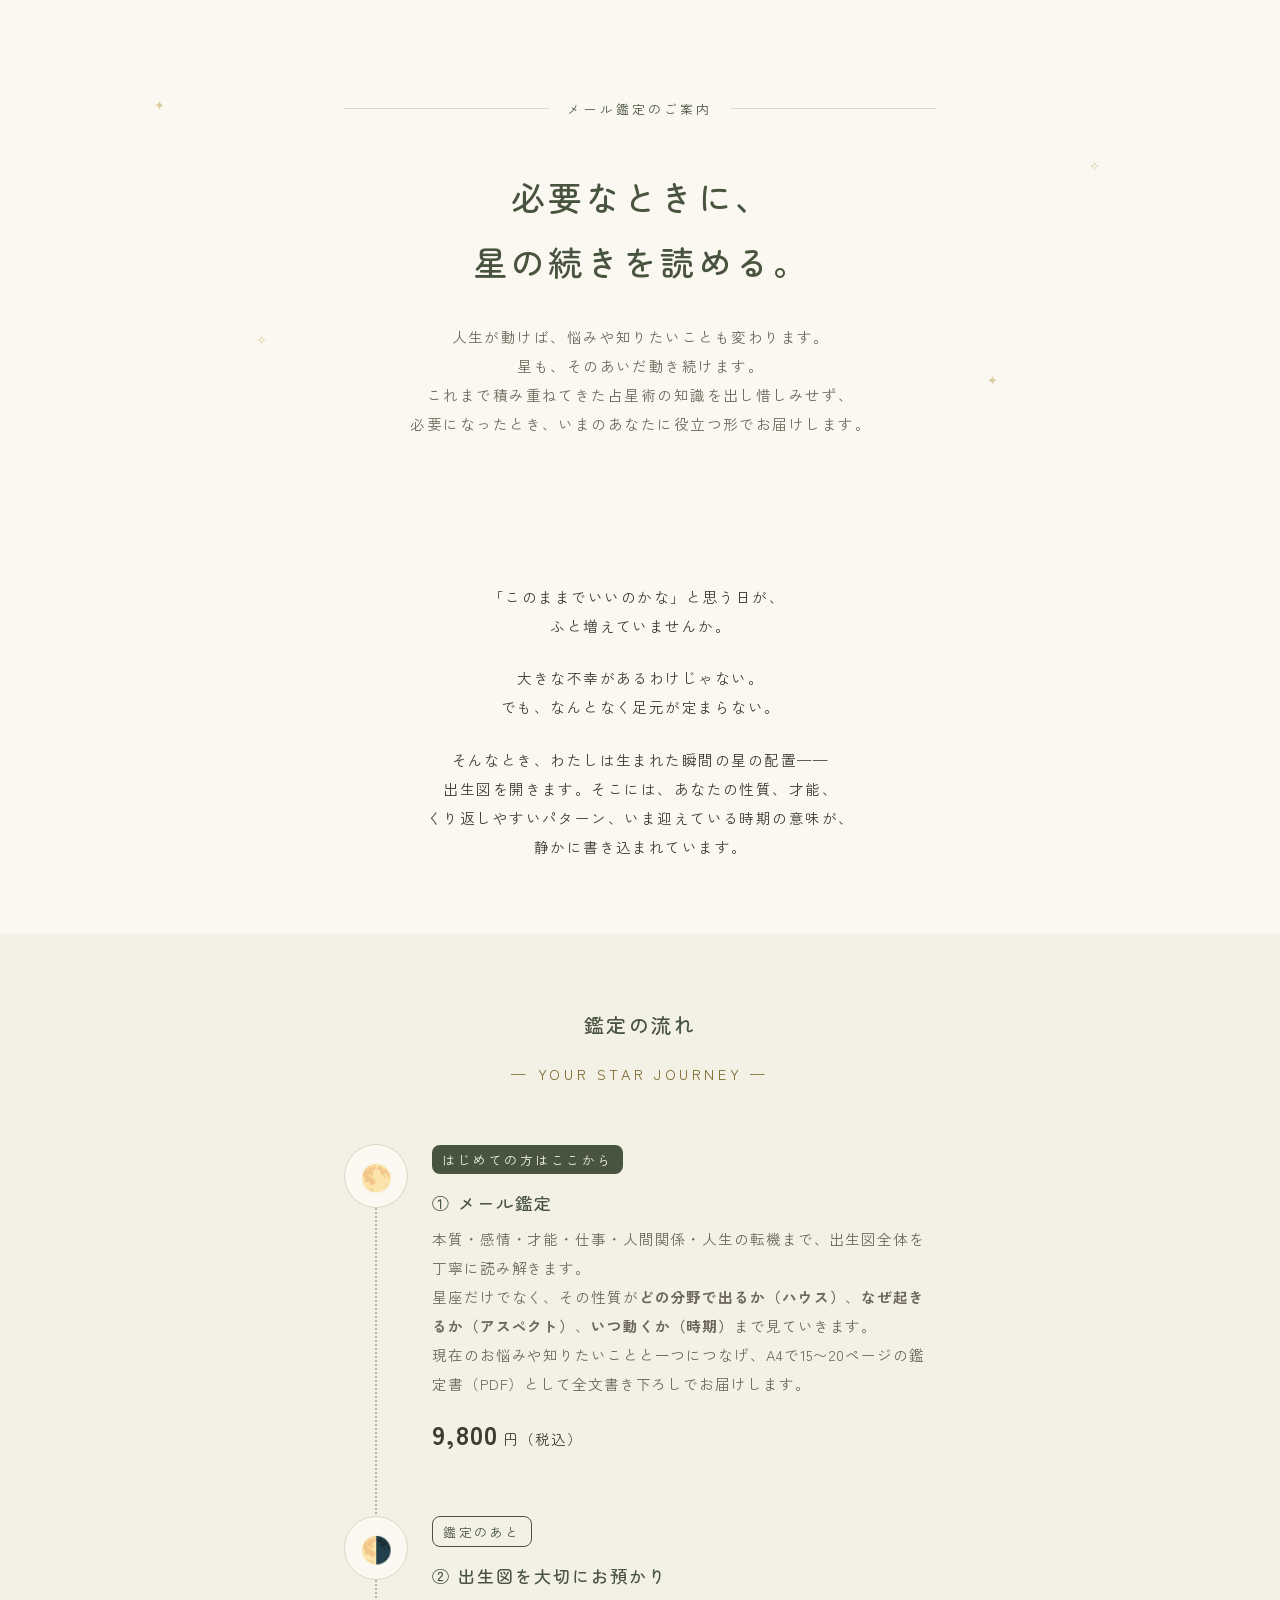
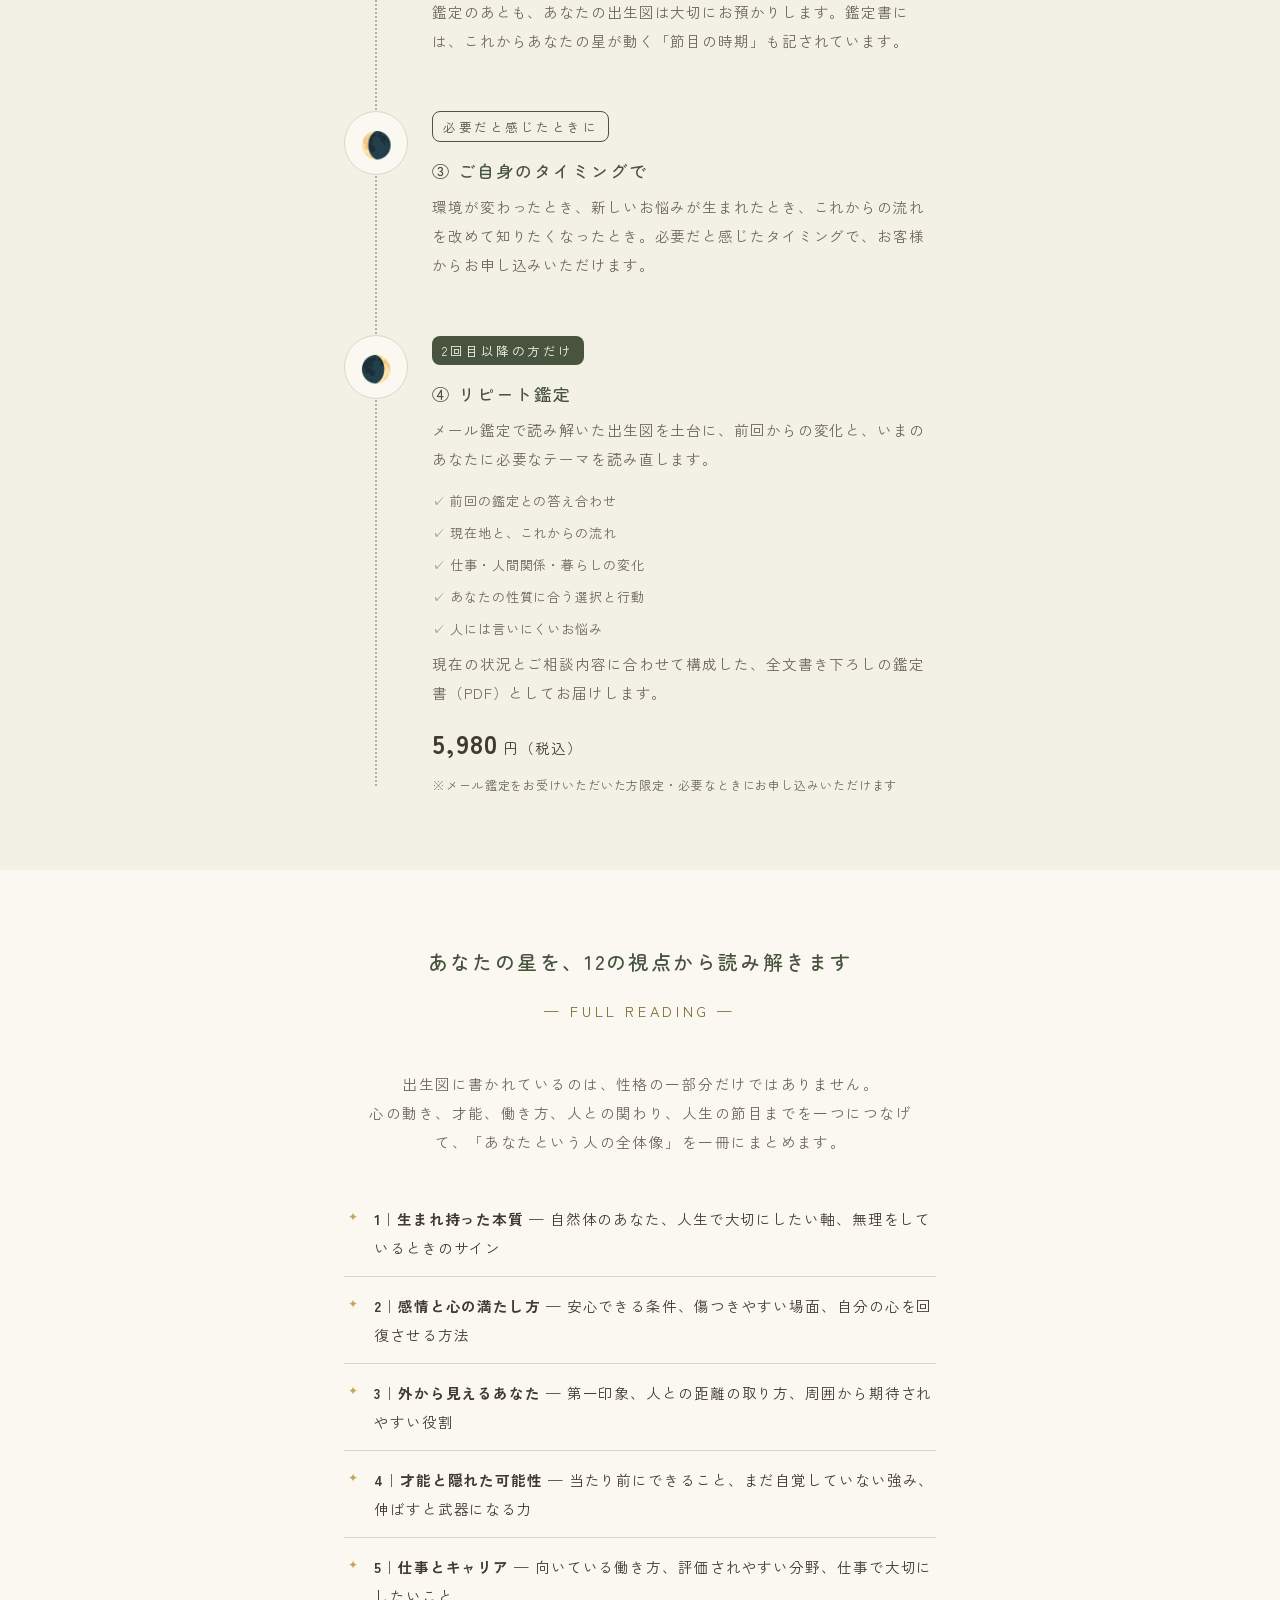
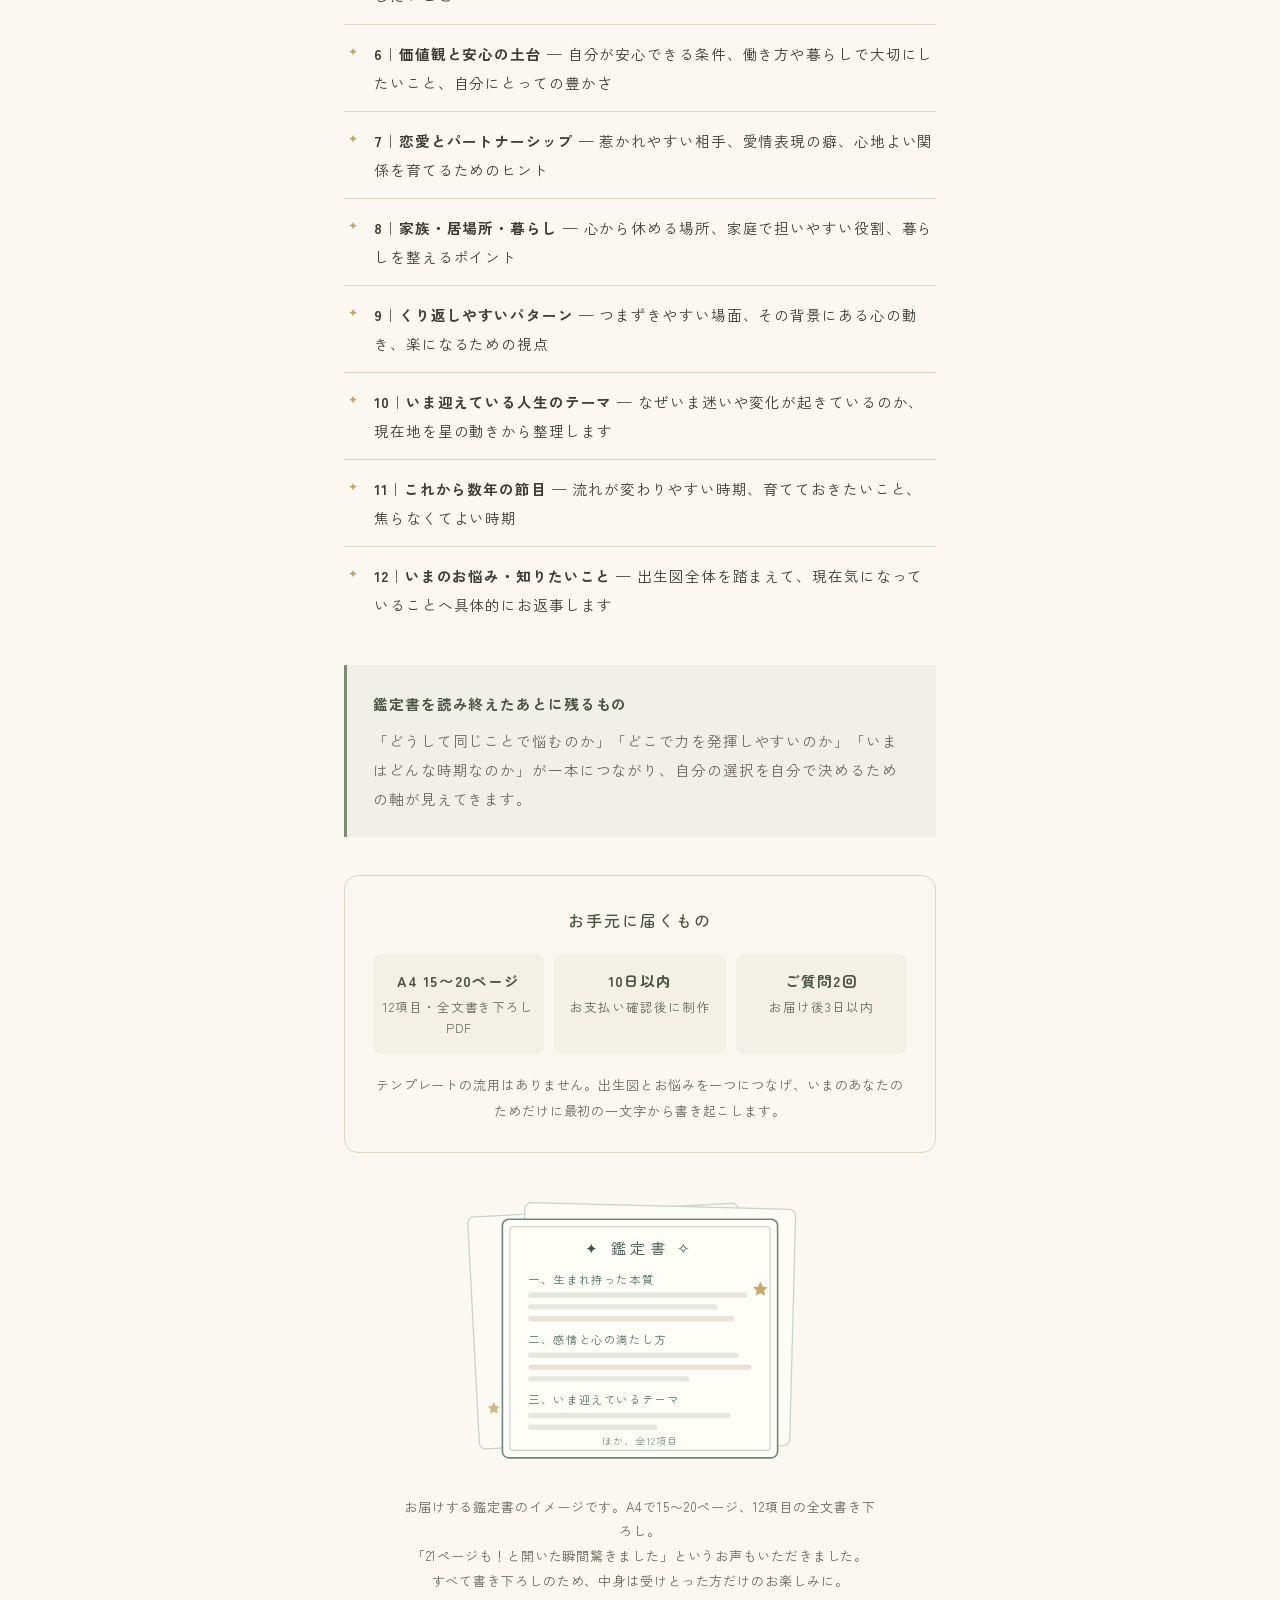
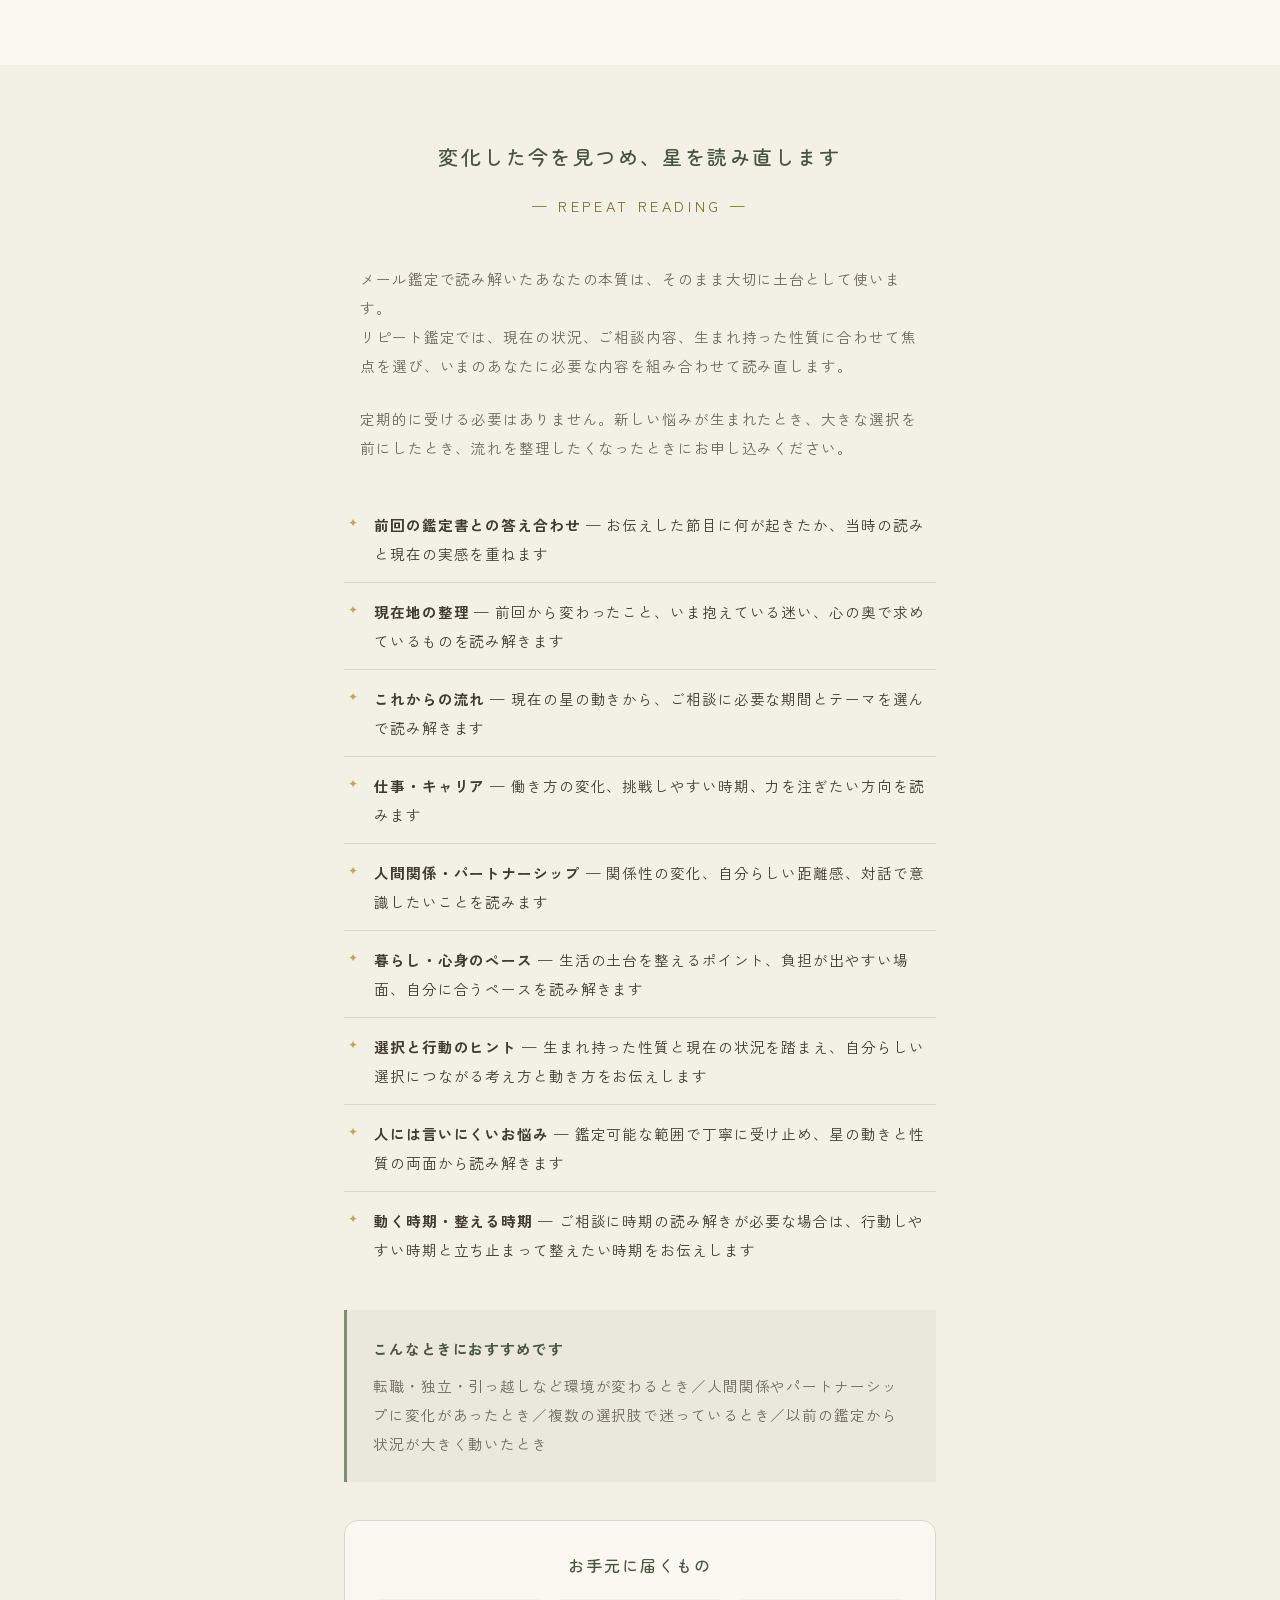
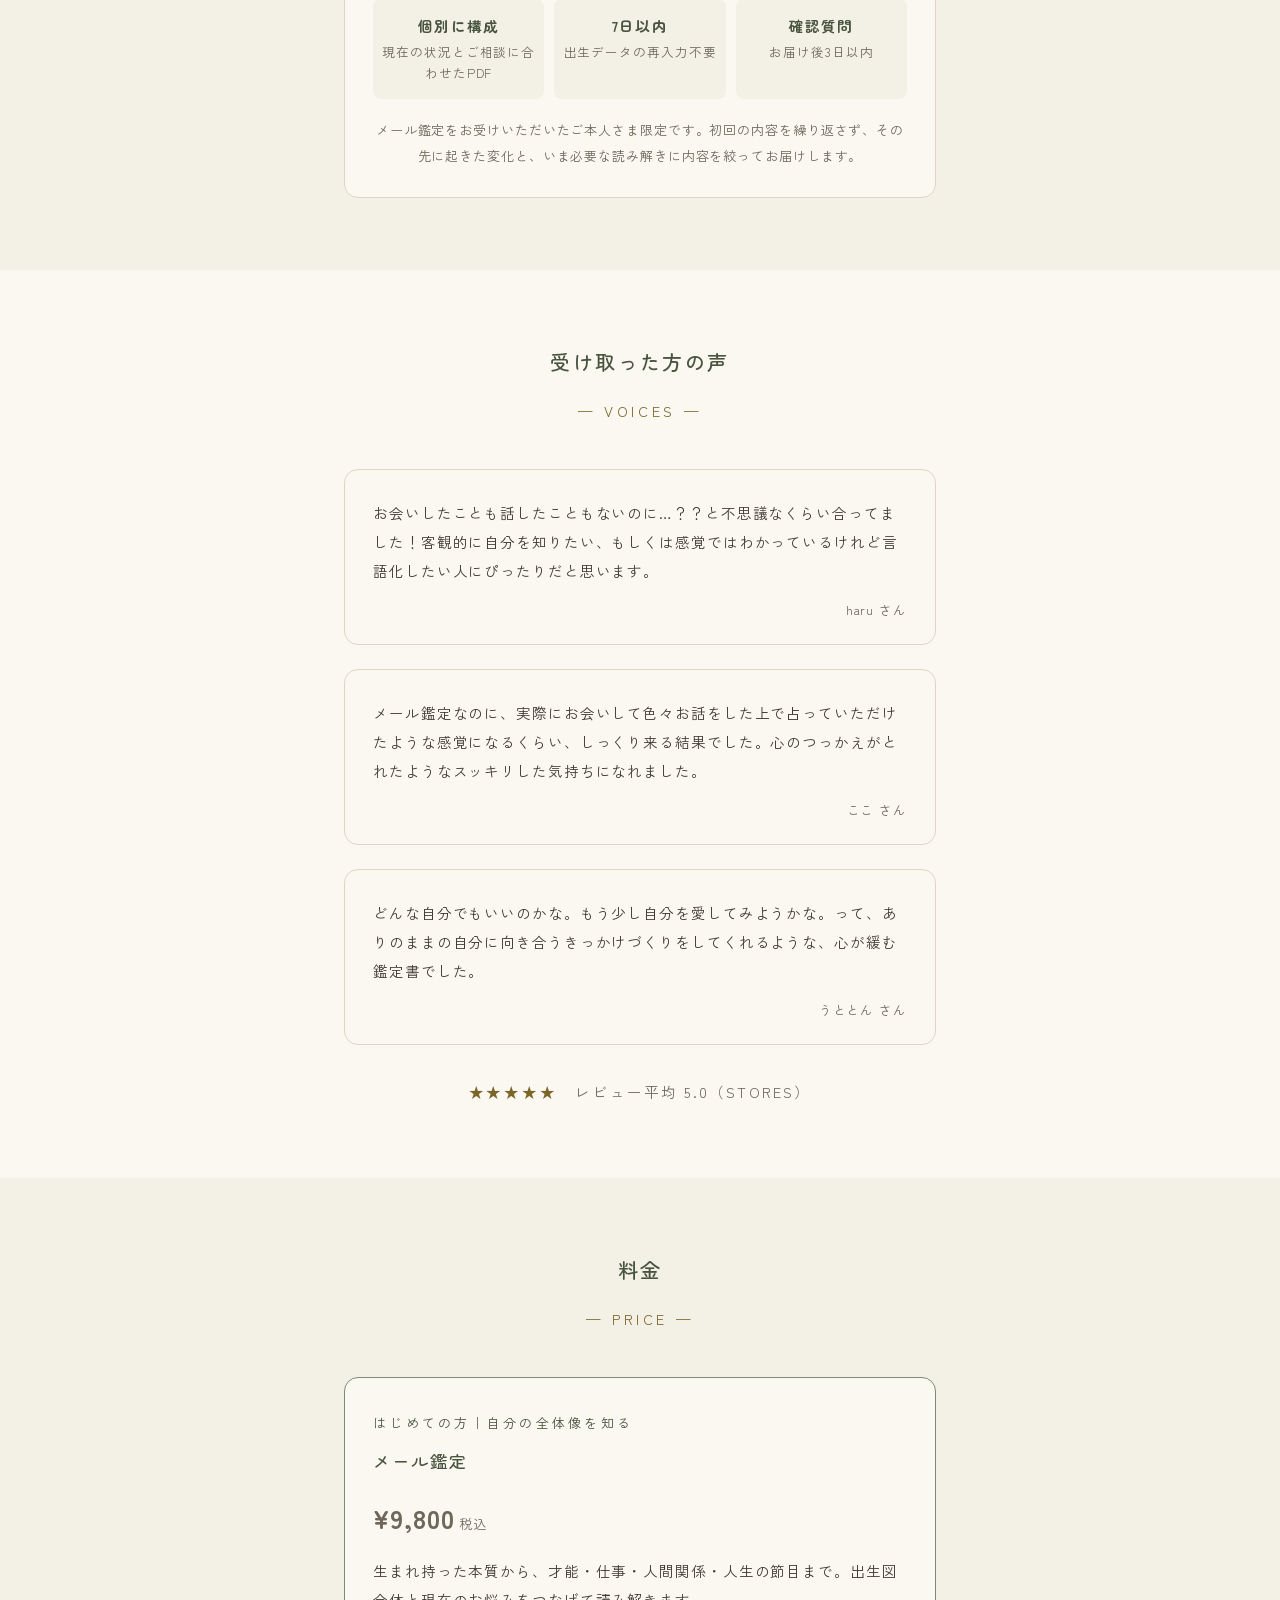
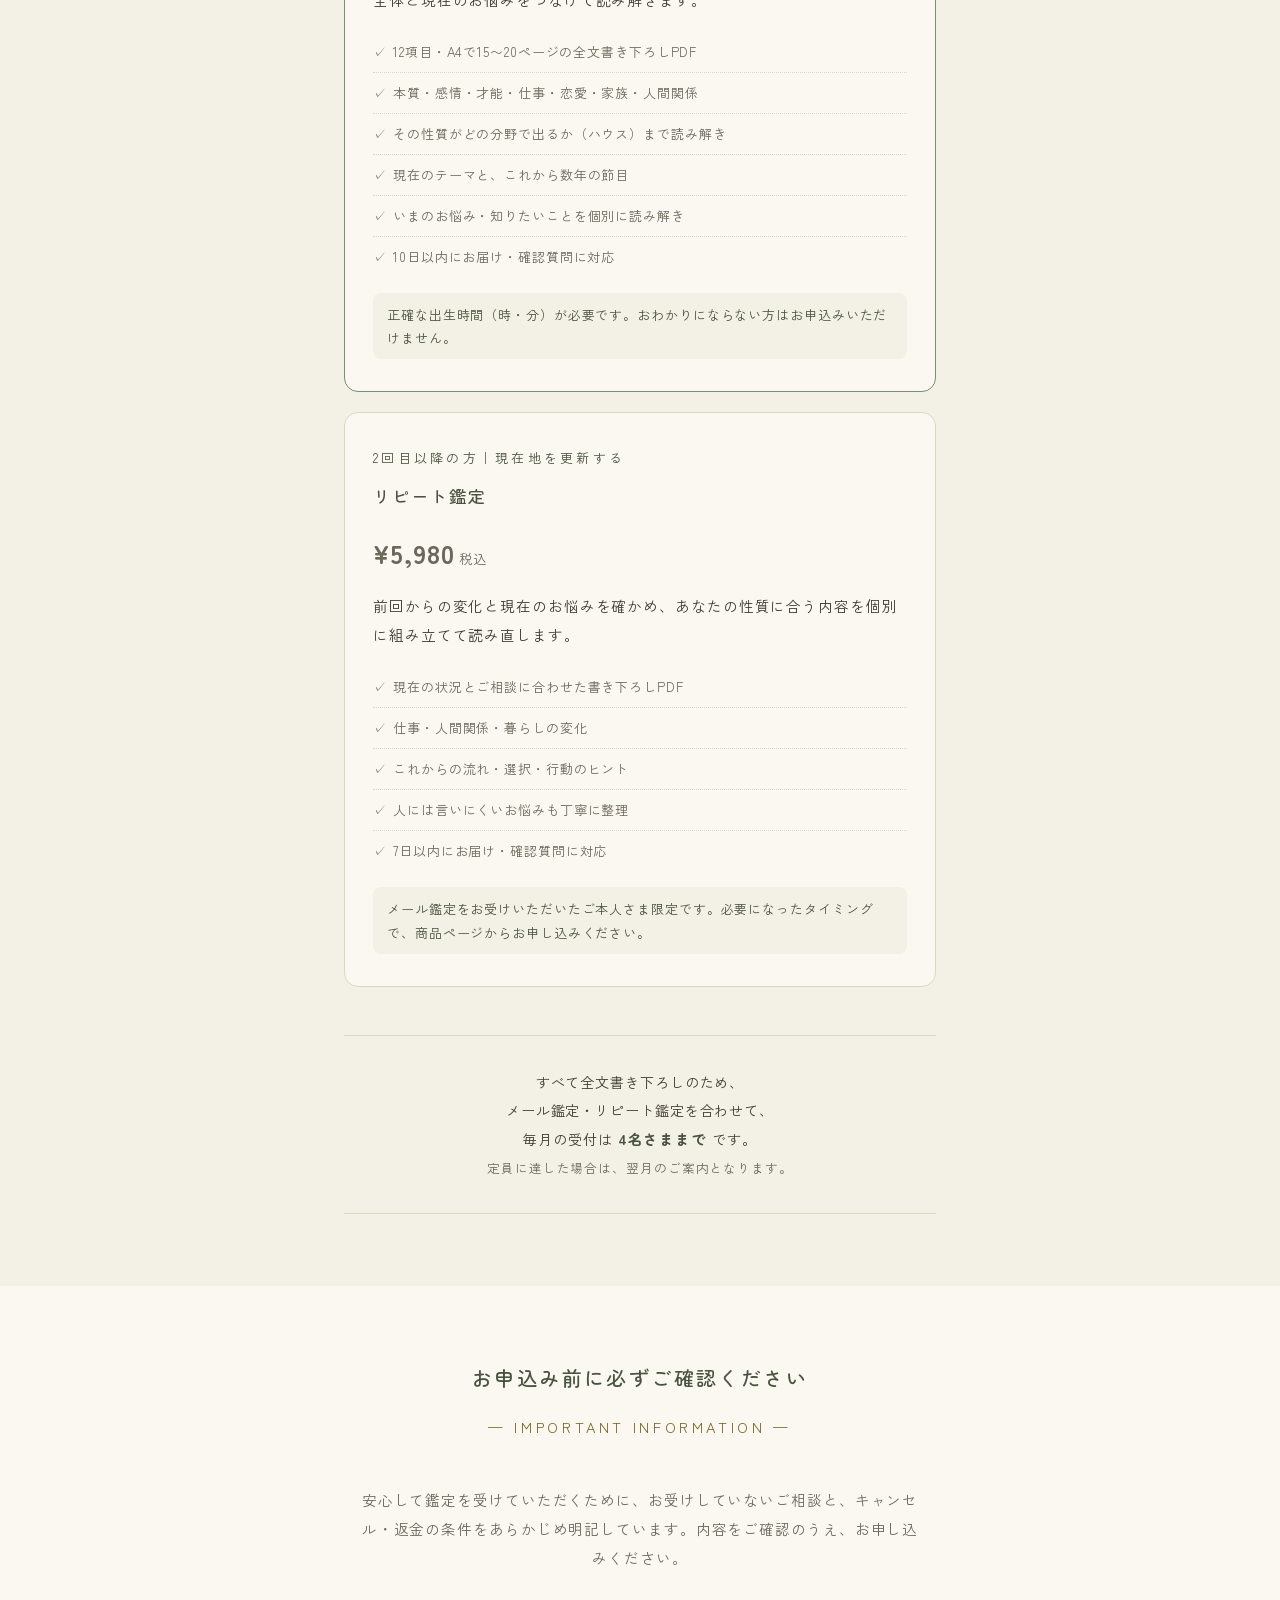
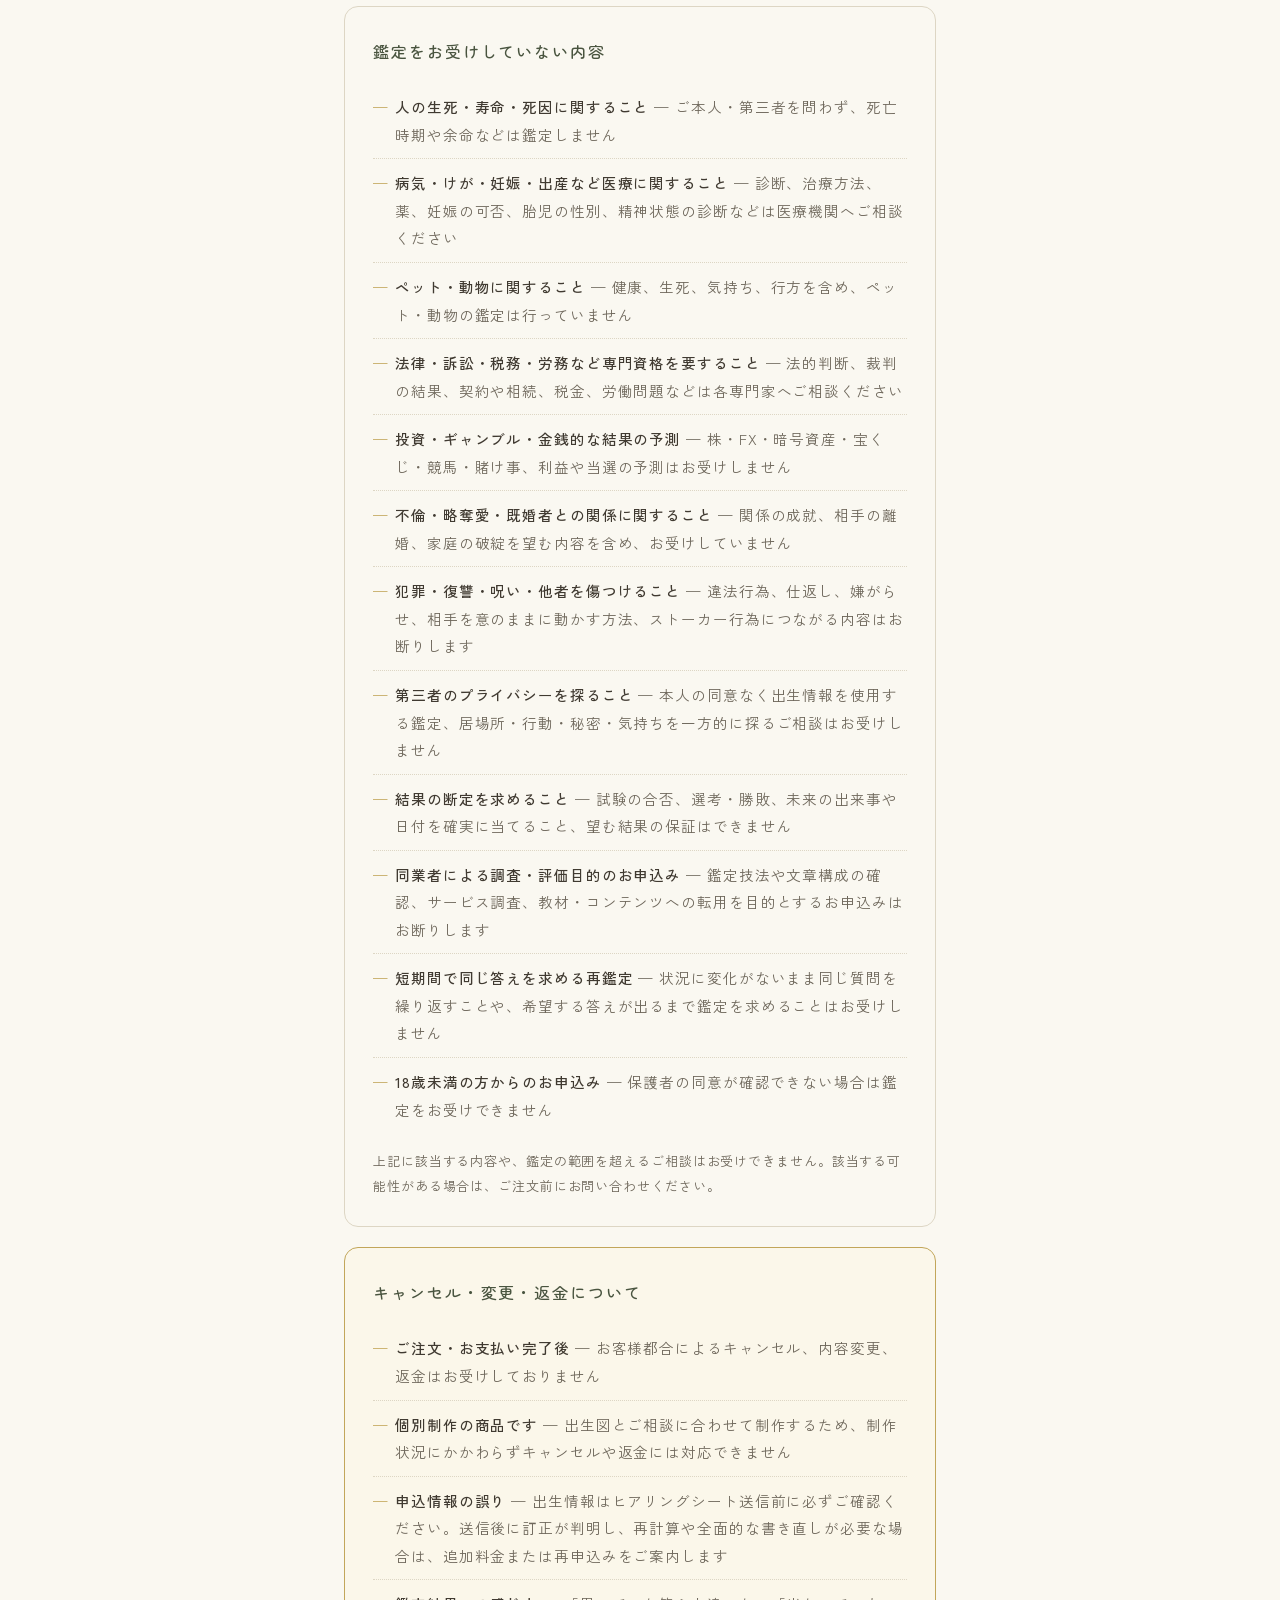
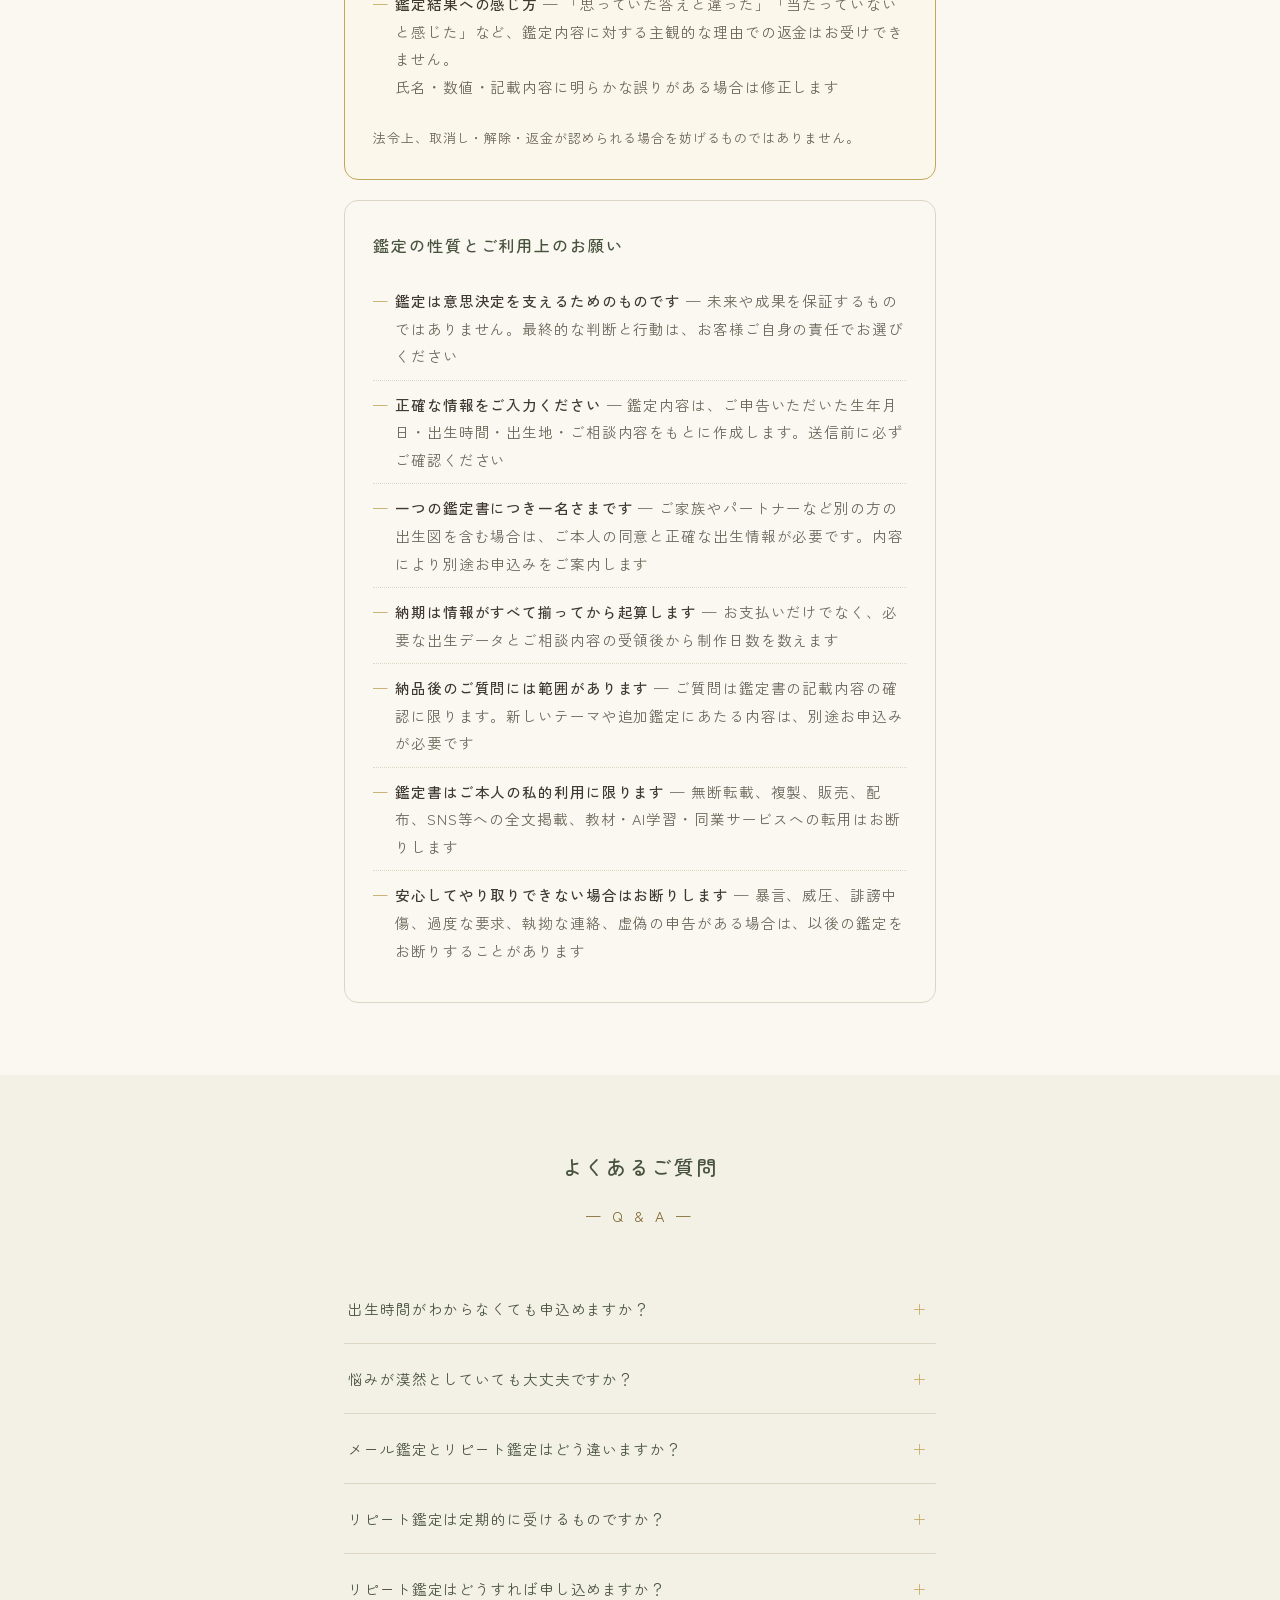
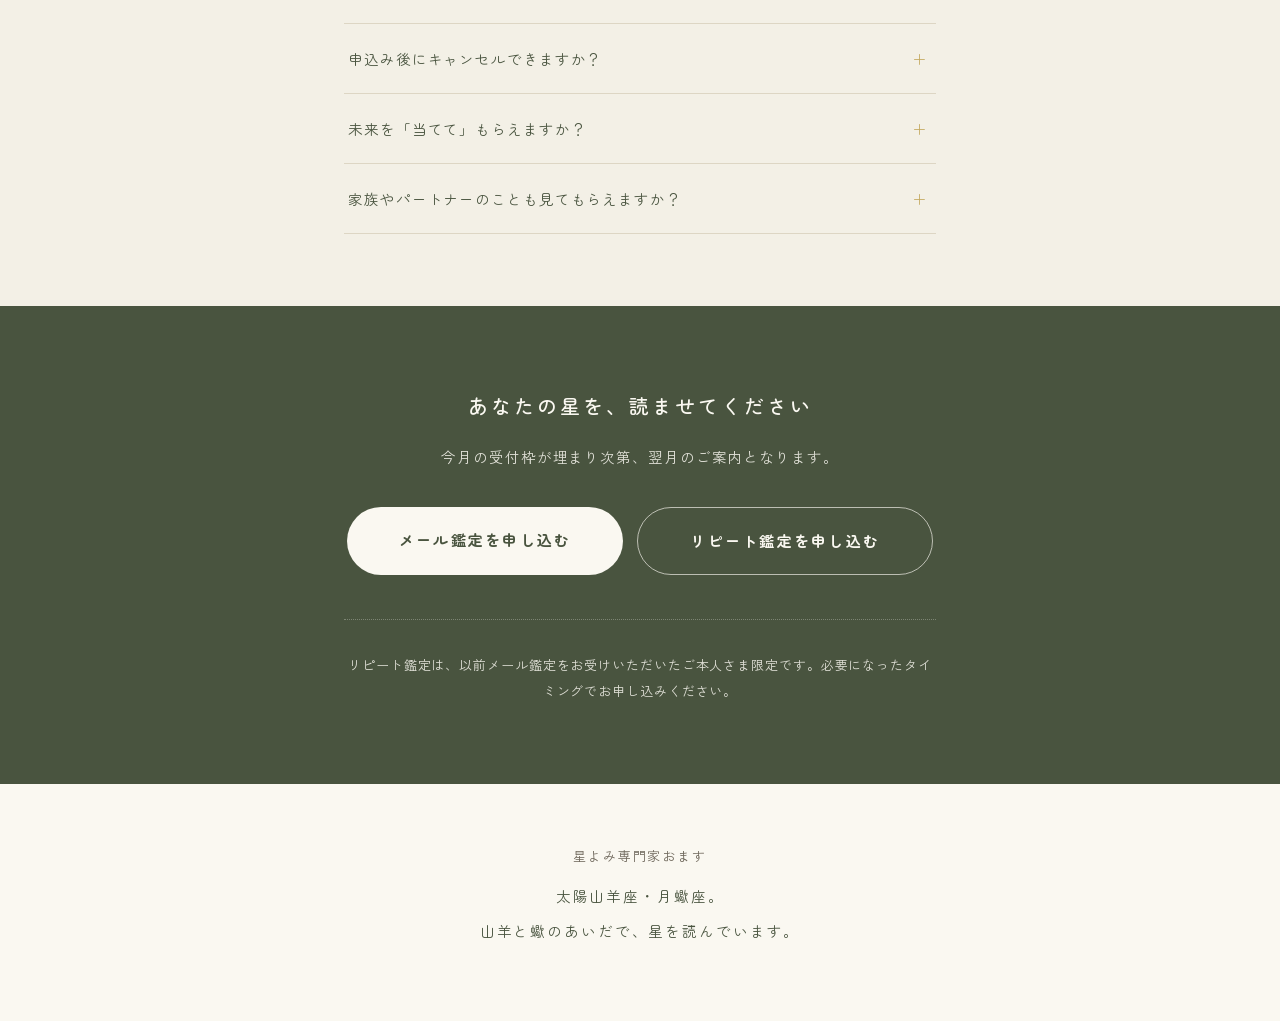
<file: kantei.html>
<!DOCTYPE html>
<html lang="ja">
<head>
<meta charset="UTF-8">
<meta name="viewport" content="width=device-width, initial-scale=1.0">
<title>メール鑑定のご案内｜星よみ専門家おます</title>
<meta name="description" content="メール鑑定のあとも、必要になったときに星の続きを読める、2回目以降の方のためのリピート鑑定をご用意しています。">
<link rel="preconnect" href="https://fonts.googleapis.com">
<link rel="preconnect" href="https://fonts.gstatic.com" crossorigin>
<link href="https://fonts.googleapis.com/css2?family=Zen+Maru+Gothic:wght@400;500;700&family=Zen+Kaku+Gothic+New:wght@300;400;500&display=swap" rel="stylesheet">
<style>
  :root{
    --cream:#FAF8F1;
    --paper:#F3F0E6;
    --green:#7D8C72;
    --green-deep:#49543F;
    --ink:#403A31;
    --ink-soft:#6E675B;
    --gold:#C2A65A;
    --line:#DDD6C4;
  }
  *{margin:0;padding:0;box-sizing:border-box;}
  html{scroll-behavior:smooth;}
  body{
    font-family:'Zen Kaku Gothic New',sans-serif;
    font-weight:400;
    background:var(--cream);
    color:var(--ink);
    line-height:2;
    letter-spacing:.06em;
    font-size:15px;
  }
  .wrap{max-width:640px;margin:0 auto;padding:0 24px;}
  h1,h2,h3{font-family:'Zen Maru Gothic',sans-serif;font-weight:500;letter-spacing:.12em;}

  /* ===== hero ===== */
  .hero{padding:96px 0 72px;text-align:center;position:relative;overflow:hidden;}
  .hero .wrap{display:flex;flex-direction:column;align-items:center;}
  .hero-label{
    display:flex;
    align-items:center;
    gap:18px;
    width:100%;
    margin-bottom:44px;
  }
  .hero-label .line{flex:1;height:1px;background:var(--line);}
  .hero-label .text{
    font-size:13px;
    letter-spacing:.25em;
    color:var(--green);
    white-space:nowrap;
  }
  .hero h1{font-size:clamp(24px,5.5vw,34px);line-height:1.9;color:var(--green-deep);}
  .hero p.lead{margin-top:28px;color:var(--ink-soft);font-size:14px;}
  .hero h1,
  .hero p.lead,
  .prose.center p{
    letter-spacing:.1em;
    padding-left:.1em;
  }
  .stars{position:absolute;inset:0;pointer-events:none;}
  .stars span{position:absolute;color:var(--gold);opacity:.55;font-size:13px;}

  /* ===== section base ===== */
  section{padding:72px 0;}
  section.alt{background:var(--paper);}
  .sec-title{text-align:center;font-size:20px;color:var(--green-deep);margin-bottom:14px;}
  .sec-note{text-align:center;font-size:12px;letter-spacing:.25em;color:var(--gold);margin-bottom:44px;}
  .prose{color:var(--ink);}
  .prose p+p{margin-top:1.6em;}
  .center{text-align:center;}
  .prose.center p.hang{text-indent:-.5em;}

  /* ===== signature: 星の道 (vertical journey) ===== */
  .path{position:relative;margin-top:56px;}
  .path::before{
    content:"";position:absolute;left:31px;top:12px;bottom:12px;width:0;
    border-left:2px dotted var(--green);opacity:.6;
  }
  .step{position:relative;padding:0 0 56px 88px;}
  .step:last-child{padding-bottom:0;}
  .moon{
    position:absolute;left:0;top:0;width:64px;height:64px;border-radius:50%;
    background:var(--cream);border:1px solid var(--line);
    display:flex;align-items:center;justify-content:center;font-size:26px;
  }
  .step h3{font-size:17px;color:var(--green-deep);margin-bottom:4px;}
  .step .tag{
    display:inline-block;font-size:11px;letter-spacing:.2em;color:var(--cream);
    background:var(--green);border-radius:3px;padding:2px 10px;margin-bottom:12px;
  }
  .step .tag.ghost{background:transparent;color:var(--green);border:1px solid var(--green);}
  .step p{font-size:14px;color:var(--ink-soft);}
  .step .price{font-family:'Zen Maru Gothic',sans-serif;color:var(--ink);font-size:15px;margin-top:10px;}
  .step .price b{font-size:22px;letter-spacing:.05em;}
  .step-points{list-style:none;margin:12px 0 4px;}
  .step-points li{
    position:relative;padding:3px 0 3px 18px;font-size:13px;color:var(--ink-soft);
  }
  .step-points li::before{content:"✓";position:absolute;left:0;color:var(--green);}

  /* ===== 中身 ===== */
  .list{list-style:none;margin-top:8px;}
  .list li{
    padding:14px 0 14px 30px;border-bottom:1px solid var(--line);position:relative;font-size:14.5px;
  }
  .list li::before{content:"✦";position:absolute;left:4px;color:var(--gold);font-size:12px;}
  .list li:last-child{border-bottom:none;}

  /* ===== 鑑定内容の詳細 ===== */
  .offer-lead{max-width:560px;margin:0 auto 34px;font-size:14px;color:var(--ink-soft);}
  .deliverable{
    margin-top:38px;padding:28px;border:1px solid var(--line);border-radius:14px;background:var(--cream);
  }
  .deliverable h3{text-align:center;font-size:15px;color:var(--green-deep);margin-bottom:18px;}
  .specs{display:grid;grid-template-columns:repeat(3,1fr);gap:10px;}
  .spec{
    text-align:center;padding:15px 8px;border-radius:9px;background:var(--paper);
    font-size:11.5px;color:var(--ink-soft);line-height:1.7;
  }
  .spec strong{
    display:block;font-family:'Zen Maru Gothic',sans-serif;font-size:15px;
    color:var(--green-deep);letter-spacing:.08em;margin-bottom:3px;
  }
  .deliverable .note{margin-top:18px;text-align:center;font-size:12.5px;color:var(--ink-soft);}
  /* 鑑定書のイメージ */
  .preview-wrap{text-align:center;margin-top:34px;}
  .preview-wrap svg{width:100%;max-width:430px;height:auto;}
  .preview-cap{
    font-size:12.5px;max-width:480px;margin:14px auto 0;
    line-height:1.9;color:var(--ink-soft);
  }
  .for-you{
    margin-top:32px;padding:24px 26px;border-left:3px solid var(--green);
    background:rgba(125,140,114,.08);font-size:13.5px;color:var(--ink-soft);
  }
  .for-you b{display:block;color:var(--green-deep);margin-bottom:8px;}
  .plan .summary{margin-top:10px;color:var(--ink);font-size:13.5px;}
  .plan-points{list-style:none;margin:18px 0 0;}
  .plan-points li{
    position:relative;padding:7px 0 7px 20px;border-bottom:1px dotted var(--line);
    font-size:12.5px;color:var(--ink-soft);
  }
  .plan-points li::before{content:"✓";position:absolute;left:0;color:var(--green);}
  .plan-points li:last-child{border-bottom:none;}

  /* ===== お申込み前の確認事項 ===== */
  .notice-intro{max-width:560px;margin:0 auto 34px;text-align:center;font-size:13.5px;color:var(--ink-soft);}
  .notice-box{
    margin-top:20px;padding:28px;border:1px solid var(--line);border-radius:14px;background:var(--cream);
  }
  .notice-box.important{border-color:var(--gold);background:#FBF7EA;}
  .notice-box h3{font-size:16px;color:var(--green-deep);margin-bottom:16px;}
  .notice-list{list-style:none;}
  .notice-list li{
    position:relative;padding:10px 0 10px 22px;border-bottom:1px dotted var(--line);
    font-size:13.5px;color:var(--ink-soft);line-height:1.9;
  }
  .notice-list li::before{content:"—";position:absolute;left:0;color:var(--gold);}
  .notice-list li:last-child{border-bottom:none;}
  .notice-list b{color:var(--ink);font-weight:500;}
  .notice-small{margin-top:16px;font-size:12px;color:var(--ink-soft);line-height:1.9;}
  .notice-definition{
    margin:14px 0;padding:12px 14px;border-radius:8px;background:var(--paper);
    font-size:12.5px;color:var(--green-deep);line-height:1.9;
  }

  /* ===== voice ===== */
  .voice{background:var(--cream);border:1px solid var(--line);border-radius:14px;padding:28px 28px 22px;margin-top:24px;}
  .voice p{font-size:14px;}
  .voice .name{display:block;text-align:right;margin-top:12px;font-size:12px;color:var(--ink-soft);}
  .stars-badge{text-align:center;margin-top:32px;font-size:13px;color:var(--ink-soft);letter-spacing:.15em;}
  .stars-badge b{color:var(--gold);letter-spacing:.2em;}

  /* ===== 料金表 ===== */
  .plans{margin-top:40px;display:grid;gap:20px;}
  .plan{border:1px solid var(--line);border-radius:16px;background:var(--cream);padding:32px 28px;}
  .plan.first{border-color:var(--green);}
  .plan .who{font-size:11px;letter-spacing:.25em;color:var(--green);margin-bottom:8px;}
  .plan h3{font-size:17px;color:var(--green-deep);}
  .plan .price{font-family:'Zen Maru Gothic',sans-serif;margin:14px 0 12px;}
  .plan .price b{font-size:26px;}
  .plan .price span{font-size:12px;color:var(--ink-soft);}
  .plan p{font-size:13.5px;color:var(--ink-soft);}
  .plan .cap{
    margin-top:16px;font-size:12px;color:var(--green-deep);
    background:var(--paper);border-radius:8px;padding:10px 14px;line-height:1.8;
  }

  /* ===== 受付枠 ===== */
  .waku{
    margin-top:48px;text-align:center;border-top:1px solid var(--line);border-bottom:1px solid var(--line);
    padding:32px 0;font-size:14px;
  }
  .waku b{font-family:'Zen Maru Gothic',sans-serif;color:var(--green-deep);font-size:16px;}

  /* ===== FAQ ===== */
  .faq{margin-top:8px;}
  .faq details{border-bottom:1px solid var(--line);}
  .faq summary{
    cursor:pointer;list-style:none;padding:20px 36px 20px 4px;font-size:14.5px;position:relative;
    font-family:'Zen Maru Gothic',sans-serif;color:var(--green-deep);
  }
  .faq summary::-webkit-details-marker{display:none;}
  .faq summary::after{content:"＋";position:absolute;right:8px;color:var(--gold);}
  .faq details[open] summary::after{content:"−";}
  .faq .a{padding:0 4px 24px;font-size:14px;color:var(--ink-soft);}

  /* ===== CTA ===== */
  .cta{padding:80px 0;text-align:center;background:var(--green-deep);color:var(--cream);}
  .cta h2{font-size:20px;letter-spacing:.15em;color:var(--cream);}
  .cta p{margin-top:16px;font-size:13.5px;opacity:.85;}
  .btn{
    display:inline-block;margin-top:36px;background:var(--cream);color:var(--green-deep);
    font-family:'Zen Maru Gothic',sans-serif;font-weight:700;letter-spacing:.15em;
    padding:18px 52px;border-radius:999px;text-decoration:none;font-size:15px;
    transition:transform .25s ease, box-shadow .25s ease;
  }
  .btn:hover{transform:translateY(-2px);box-shadow:0 8px 24px rgba(0,0,0,.18);}
  .btn:focus-visible{outline:3px solid var(--gold);outline-offset:3px;}
  .cta-actions{display:flex;justify-content:center;gap:14px;flex-wrap:wrap;margin-top:36px;}
  .cta-actions .btn{margin-top:0;}
  .btn.repeat-btn{background:transparent;color:var(--cream);border:1px solid rgba(250,248,241,.65);}
  .cta .repeat{margin-top:44px;padding-top:32px;border-top:1px dotted rgba(250,248,241,.35);font-size:13px;opacity:.85;}

  /* ===== footer ===== */
  footer{padding:56px 0 72px;text-align:center;font-size:12.5px;color:var(--ink-soft);letter-spacing:.15em;line-height:2.4;}
  footer .sig{font-family:'Zen Maru Gothic',sans-serif;color:var(--green-deep);font-size:14px;margin-top:8px;}

  @media (prefers-reduced-motion:no-preference){
    .fade{opacity:0;transform:translateY(14px);transition:opacity .8s ease,transform .8s ease;}
    .fade.in{opacity:1;transform:none;}
  }
  @media (max-width:480px){
    section{padding:56px 0;}
    .step{padding-left:76px;}
    .cta-actions{flex-direction:column;align-items:stretch;}
    .cta-actions .btn{width:100%;padding:18px 24px;}
    .moon{width:56px;height:56px;font-size:22px;}
    .path::before{left:27px;}
    .specs{grid-template-columns:1fr;}
    .deliverable{padding:24px 20px;}
  }
</style>
<style id="kintsugi-repair">
/* ══════════════════════════════════════════════════════════════
   金継ぎ 追補スタイル — メール鑑定ページ（kantei.html）
   2026-08-28 ／ <head> の最後に足すだけで効く。

   ① [破れ] 低コントラスト15件 … 色相はそのまま、明度だけ下げる
   ② [破れ+乱れ] 文字サイズの段数過多（極小文字12件を含む）
   ③ [乱れ] 角丸 6種 → 3種

   見送り: 鑑定書イメージのSVGの文字（見本の絵の見栄えを優先）
           似て非なる色3件（生成り／紙／罫線は役割の違う色）
   ══════════════════════════════════════════════════════════════ */

/* ── ① 低コントラスト ───────────────────────────────────────
   金 #C2A65A → #7B6528（色相44°のまま）
   緑 #7D8C72 → #49543F（色相93°のまま）
   地は生成り #FAF8F1 と 紙 #F3F0E6 の2種。厳しいほうの紙で床4.5に載せている。 */
.sec-note,
.stars-badge b{
  color:#7b6528;
}
.hero-label .text,
.step .tag.ghost,
.plan .who{
  color:#49543f;
}
.step .tag.ghost{ border-color:#49543f }

/* ── ② 文字サイズの段数（極小文字を含む）─────────────────────
   見出し h3 は 16/17 の2段、本文は 13/14.5/26 の3段、
   その他は 12.5/14.5/26 の3段へ寄せる。12px未満はゼロにする。 */

/* h3 */
.deliverable h3{ font-size:16px }

/* 本文 → 13px（小さいほうの段。11px・11.5pxもここへ引き上げる） */
.plan .who,
.sec-note,
.deliverable .note,
.plan-points li{
  font-size:13px;
}

/* 本文 → 14.5px（読ませる段） */
.plan .summary,
.hero p.lead,
.step p,
.step .price,
.prose.center p.hang{
  font-size:14.5px;
}

/* 本文 → 26px（値段はふたつとも同じ大きさに） */
.step .price b{ font-size:26px }

/* その他 → 12.5px */
.step .tag,
.spec,
.voice .name,
.stars span{
  font-size:12.5px;
}

/* その他 → 14.5px */
.for-you,
.spec strong,
.waku b{
  font-size:14.5px;
}

/* ── ③ 角丸 6種 → 3種（小8px・面14px・丸999px）───────────── */
.step .tag{ border-radius:8px }
.spec{ border-radius:8px }
.plan{ border-radius:14px }

/* ══ 2巡目 ══════════════════════════════════════════════════ */

/* ①のつづき: 生成りの文字が載る緑のラベルは、面の側を濃くする（比3.37→7.5） */
.step .tag{ background:#49543f }

/* ②のつづき: 本文の残りを 13 / 14.5 の2段へ寄せる */
.plan .price span,
.notice-small,
.plan .cap,
.preview-cap{
  font-size:13px;
}
.notice-intro,
.notice-list li,
.plan p,
.offer-lead,
.voice p,
.wrap > p{
  font-size:14.5px;
}
/* 見出しの上に置く小さなラベルは、その他の段（12.5px）に合わせる */
.hero-label .text{ font-size:12.5px }

/* ══ 3巡目 ══════════════════════════════════════════════════ */
/* 本文の残り3段を 13 / 14.5 に寄せて、本文は 13・14.5・26 の3段になる */
.price span{ font-size:13px }
footer p{ font-size:13px }
.sig{ font-size:14.5px }

/* ══ 4巡目 ══════════════════════════════════════════════════ */
/* 3巡目の2行が、元の規則（.plan .price span / footer .sig）に
   詳しさで負けていたので、同じ詳しさで後から上書きする */
body .price span{ font-size:13px }
body .sig{ font-size:14.5px }
</style>
</head>
<body>

<!-- ===== HERO ===== -->
<header class="hero">
  <div class="stars" aria-hidden="true">
    <span style="top:18%;left:12%">✦</span>
    <span style="top:30%;right:14%">✧</span>
    <span style="top:64%;left:20%">✧</span>
    <span style="top:72%;right:22%">✦</span>
  </div>
  <div class="wrap">
    <div class="hero-label">
      <span class="line"></span>
      <span class="text">メール鑑定のご案内</span>
      <span class="line"></span>
    </div>
    <h1>必要なときに、<br>星の続きを読める。</h1>
    <p class="lead">人生が動けば、悩みや知りたいことも変わります。<br>星も、そのあいだ動き続けます。<br>これまで積み重ねてきた占星術の知識を出し惜しみせず、<br>必要になったとき、いまのあなたに役立つ形でお届けします。</p>
  </div>
</header>

<!-- ===== 共感リード ===== -->
<section>
  <div class="wrap prose center fade">
    <p class="hang">「このままでいいのかな」と思う日が、<br>ふと増えていませんか。</p>
    <p>大きな不幸があるわけじゃない。<br>でも、なんとなく足元が定まらない。</p>
    <p>そんなとき、わたしは生まれた瞬間の星の配置——<br>出生図を開きます。そこには、あなたの性質、才能、<br>くり返しやすいパターン、いま迎えている時期の意味が、<br>静かに書き込まれています。</p>
  </div>
</section>

<!-- ===== 星の道（signature） ===== -->
<section class="alt">
  <div class="wrap">
    <h2 class="sec-title">鑑定の流れ</h2>
    <p class="sec-note">— YOUR STAR JOURNEY —</p>

    <div class="path">

      <div class="step fade">
        <div class="moon" aria-hidden="true">🌕</div>
        <span class="tag">はじめての方はここから</span>
        <h3>① メール鑑定</h3>
        <p>本質・感情・才能・仕事・人間関係・人生の転機まで、出生図全体を丁寧に読み解きます。<br>星座だけでなく、その性質が<b>どの分野で出るか（ハウス）</b>、<b>なぜ起きるか（アスペクト）</b>、<b>いつ動くか（時期）</b>まで見ていきます。<br>現在のお悩みや知りたいことと一つにつなげ、A4で15〜20ページの鑑定書（PDF）として全文書き下ろしでお届けします。</p>
        <p class="price"><b>9,800</b> 円（税込）</p>
      </div>

      <div class="step fade">
        <div class="moon" aria-hidden="true">🌗</div>
        <span class="tag ghost">鑑定のあと</span>
        <h3>② 出生図を大切にお預かり</h3>
        <p>鑑定のあとも、あなたの出生図は大切にお預かりします。鑑定書には、これからあなたの星が動く「節目の時期」も記されています。</p>
      </div>

      <div class="step fade">
        <div class="moon" aria-hidden="true">🌘</div>
        <span class="tag ghost">必要だと感じたときに</span>
        <h3>③ ご自身のタイミングで</h3>
        <p>環境が変わったとき、新しいお悩みが生まれたとき、これからの流れを改めて知りたくなったとき。必要だと感じたタイミングで、お客様からお申し込みいただけます。</p>
      </div>

      <div class="step fade">
        <div class="moon" aria-hidden="true">🌒</div>
        <span class="tag">2回目以降の方だけ</span>
        <h3>④ リピート鑑定</h3>
        <p>メール鑑定で読み解いた出生図を土台に、前回からの変化と、いまのあなたに必要なテーマを読み直します。</p>
        <ul class="step-points">
          <li>前回の鑑定との答え合わせ</li>
          <li>現在地と、これからの流れ</li>
          <li>仕事・人間関係・暮らしの変化</li>
          <li>あなたの性質に合う選択と行動</li>
          <li>人には言いにくいお悩み</li>
        </ul>
        <p>現在の状況とご相談内容に合わせて構成した、全文書き下ろしの鑑定書（PDF）としてお届けします。</p>
        <p class="price"><b>5,980</b> 円（税込）<br><span style="font-size:12px;color:var(--ink-soft)">※メール鑑定をお受けいただいた方限定・必要なときにお申し込みいただけます</span></p>
      </div>

    </div>
  </div>
</section>

<!-- ===== メール鑑定の中身 ===== -->
<section>
  <div class="wrap">
    <h2 class="sec-title">あなたの星を、12の視点から読み解きます</h2>
    <p class="sec-note">— FULL READING —</p>

    <div class="prose center fade offer-lead">
      <p>出生図に書かれているのは、性格の一部分だけではありません。<br>心の動き、才能、働き方、人との関わり、人生の節目までを一つにつなげて、「あなたという人の全体像」を一冊にまとめます。</p>
    </div>

    <ul class="list fade">
      <li><b>1｜生まれ持った本質</b> — 自然体のあなた、人生で大切にしたい軸、無理をしているときのサイン</li>
      <li><b>2｜感情と心の満たし方</b> — 安心できる条件、傷つきやすい場面、自分の心を回復させる方法</li>
      <li><b>3｜外から見えるあなた</b> — 第一印象、人との距離の取り方、周囲から期待されやすい役割</li>
      <li><b>4｜才能と隠れた可能性</b> — 当たり前にできること、まだ自覚していない強み、伸ばすと武器になる力</li>
      <li><b>5｜仕事とキャリア</b> — 向いている働き方、評価されやすい分野、仕事で大切にしたいこと</li>
      <li><b>6｜価値観と安心の土台</b> — 自分が安心できる条件、働き方や暮らしで大切にしたいこと、自分にとっての豊かさ</li>
      <li><b>7｜恋愛とパートナーシップ</b> — 惹かれやすい相手、愛情表現の癖、心地よい関係を育てるためのヒント</li>
      <li><b>8｜家族・居場所・暮らし</b> — 心から休める場所、家庭で担いやすい役割、暮らしを整えるポイント</li>
      <li><b>9｜くり返しやすいパターン</b> — つまずきやすい場面、その背景にある心の動き、楽になるための視点</li>
      <li><b>10｜いま迎えている人生のテーマ</b> — なぜいま迷いや変化が起きているのか、現在地を星の動きから整理します</li>
      <li><b>11｜これから数年の節目</b> — 流れが変わりやすい時期、育てておきたいこと、焦らなくてよい時期</li>
      <li><b>12｜いまのお悩み・知りたいこと</b> — 出生図全体を踏まえて、現在気になっていることへ具体的にお返事します</li>
    </ul>

    <div class="for-you fade">
      <b>鑑定書を読み終えたあとに残るもの</b>
      「どうして同じことで悩むのか」「どこで力を発揮しやすいのか」「いまはどんな時期なのか」が一本につながり、自分の選択を自分で決めるための軸が見えてきます。
    </div>

    <div class="deliverable fade">
      <h3>お手元に届くもの</h3>
      <div class="specs">
        <div class="spec"><strong>A4 15〜20ページ</strong>12項目・全文書き下ろしPDF</div>
        <div class="spec"><strong>10日以内</strong>お支払い確認後に制作</div>
        <div class="spec"><strong>ご質問2回</strong>お届け後3日以内</div>
      </div>
      <p class="note">テンプレートの流用はありません。出生図とお悩みを一つにつなげ、いまのあなたのためだけに最初の一文字から書き起こします。</p>
    </div>

    <!-- 鑑定書のイメージ -->
    <div class="preview-wrap" aria-hidden="true">
      <svg viewBox="0 0 400 265" xmlns="http://www.w3.org/2000/svg">
        <!-- うしろのページ -->
        <g transform="rotate(-3 160 130)">
          <rect x="45" y="22" width="252" height="216" rx="6" fill="#fbfaf3" stroke="#c9d3cc" stroke-width="1.2"/>
        </g>
        <g transform="rotate(1.5 230 130)">
          <rect x="90" y="18" width="252" height="220" rx="6" fill="#fdfcf6" stroke="#c9d3cc" stroke-width="1.2"/>
        </g>
        <!-- まえのページ -->
        <rect x="72" y="30" width="256" height="222" rx="6" fill="#fffdf7" stroke="#6e8784" stroke-width="1.5"/>
        <rect x="79" y="37" width="242" height="208" rx="3" fill="none" stroke="#6e8784" stroke-width="1" opacity=".4"/>
        <text x="200" y="62" text-anchor="middle" font-family="'Zen Maru Gothic',sans-serif" font-size="14" fill="#3d524c" letter-spacing="4">&#10022; 鑑定書 &#10023;</text>
        <!-- 一、 -->
        <text x="96" y="90" font-family="'Zen Maru Gothic',sans-serif" font-size="10.5" fill="#54706b" letter-spacing="1.5">一、生まれ持った本質</text>
        <rect x="96" y="98" width="204" height="5" rx="2.5" fill="#e2e7e0"/>
        <rect x="96" y="109" width="176" height="5" rx="2.5" fill="#e2e7e0"/>
        <rect x="96" y="120" width="192" height="5" rx="2.5" fill="#e9e4d6"/>
        <!-- 二、 -->
        <text x="96" y="146" font-family="'Zen Maru Gothic',sans-serif" font-size="10.5" fill="#54706b" letter-spacing="1.5">二、感情と心の満たし方</text>
        <rect x="96" y="154" width="196" height="5" rx="2.5" fill="#e2e7e0"/>
        <rect x="96" y="165" width="208" height="5" rx="2.5" fill="#e9e4d6"/>
        <rect x="96" y="176" width="150" height="5" rx="2.5" fill="#e2e7e0"/>
        <!-- 三、 -->
        <text x="96" y="202" font-family="'Zen Maru Gothic',sans-serif" font-size="10.5" fill="#54706b" letter-spacing="1.5">三、いま迎えているテーマ</text>
        <rect x="96" y="210" width="188" height="5" rx="2.5" fill="#e2e7e0"/>
        <rect x="96" y="221" width="120" height="5" rx="2.5" fill="#e2e7e0"/>
        <text x="200" y="240" text-anchor="middle" font-family="'Zen Maru Gothic',sans-serif" font-size="9.5" fill="#8a9a95" letter-spacing="1">ほか、全12項目</text>
        <!-- 金の星 -->
        <path d="M312 88 l2.2 4.6 4.6.6-3.4 3.3.8 4.6-4.2-2.2-4.2 2.2.8-4.6-3.4-3.3 4.6-.6z" fill="#c9a86a"/>
        <path d="M64 200 l1.8 3.8 3.8.5-2.8 2.7.7 3.8-3.5-1.8-3.5 1.8.7-3.8-2.8-2.7 3.8-.5z" fill="#c9a86a" opacity=".8"/>
      </svg>
      <p class="preview-cap">お届けする鑑定書のイメージです。A4で15〜20ページ、12項目の全文書き下ろし。<br>「21ページも！と開いた瞬間驚きました」というお声もいただきました。<br>すべて書き下ろしのため、中身は受けとった方だけのお楽しみに。</p>
    </div>
  </div>
</section><!-- ===== リピート鑑定の詳細 ===== -->
<section class="alt">
  <div class="wrap">
    <h2 class="sec-title">変化した今を見つめ、星を読み直します</h2>
    <p class="sec-note">— REPEAT READING —</p>

    <div class="prose fade offer-lead">
      <p>メール鑑定で読み解いたあなたの本質は、そのまま大切に土台として使います。<br>リピート鑑定では、現在の状況、ご相談内容、生まれ持った性質に合わせて焦点を選び、いまのあなたに必要な内容を組み合わせて読み直します。</p>
      <p>定期的に受ける必要はありません。新しい悩みが生まれたとき、大きな選択を前にしたとき、流れを整理したくなったときにお申し込みください。</p>
    </div>

    <ul class="list fade">
      <li><b>前回の鑑定書との答え合わせ</b> — お伝えした節目に何が起きたか、当時の読みと現在の実感を重ねます</li>
      <li><b>現在地の整理</b> — 前回から変わったこと、いま抱えている迷い、心の奥で求めているものを読み解きます</li>
      <li><b>これからの流れ</b> — 現在の星の動きから、ご相談に必要な期間とテーマを選んで読み解きます</li>
      <li><b>仕事・キャリア</b> — 働き方の変化、挑戦しやすい時期、力を注ぎたい方向を読みます</li>
      <li><b>人間関係・パートナーシップ</b> — 関係性の変化、自分らしい距離感、対話で意識したいことを読みます</li>
      <li><b>暮らし・心身のペース</b> — 生活の土台を整えるポイント、負担が出やすい場面、自分に合うペースを読み解きます</li>
      <li><b>選択と行動のヒント</b> — 生まれ持った性質と現在の状況を踏まえ、自分らしい選択につながる考え方と動き方をお伝えします</li>
      <li><b>人には言いにくいお悩み</b> — 鑑定可能な範囲で丁寧に受け止め、星の動きと性質の両面から読み解きます</li>
      <li><b>動く時期・整える時期</b> — ご相談に時期の読み解きが必要な場合は、行動しやすい時期と立ち止まって整えたい時期をお伝えします</li>
    </ul>

    <div class="for-you fade">
      <b>こんなときにおすすめです</b>
      転職・独立・引っ越しなど環境が変わるとき／人間関係やパートナーシップに変化があったとき／複数の選択肢で迷っているとき／以前の鑑定から状況が大きく動いたとき
    </div>

    <div class="deliverable fade">
      <h3>お手元に届くもの</h3>
      <div class="specs">
        <div class="spec"><strong>個別に構成</strong>現在の状況とご相談に合わせたPDF</div>
        <div class="spec"><strong>7日以内</strong>出生データの再入力不要</div>
        <div class="spec"><strong>確認質問</strong>お届け後3日以内</div>
      </div>
      <p class="note">メール鑑定をお受けいただいたご本人さま限定です。初回の内容を繰り返さず、その先に起きた変化と、いま必要な読み解きに内容を絞ってお届けします。</p>
    </div>
  </div>
</section><!-- ===== お客様の声 ===== -->
<section>
  <div class="wrap">
    <h2 class="sec-title">受け取った方の声</h2>
    <p class="sec-note">— VOICES —</p>

    <div class="voice fade">
      <p>お会いしたことも話したこともないのに…？？と不思議なくらい合ってました！客観的に自分を知りたい、もしくは感覚ではわかっているけれど言語化したい人にぴったりだと思います。</p>
      <span class="name">haru さん</span>
    </div>

    <div class="voice fade">
      <p>メール鑑定なのに、実際にお会いして色々お話をした上で占っていただけたような感覚になるくらい、しっくり来る結果でした。心のつっかえがとれたようなスッキリした気持ちになれました。</p>
      <span class="name">ここ さん</span>
    </div>

    <div class="voice fade">
      <p>どんな自分でもいいのかな。もう少し自分を愛してみようかな。って、ありのままの自分に向き合うきっかけづくりをしてくれるような、心が緩む鑑定書でした。</p>
      <span class="name">うととん さん</span>
    </div>

    <p class="stars-badge fade"><b>★★★★★</b>　レビュー平均 5.0（STORES）</p>
  </div>
</section>

<!-- ===== 料金 ===== -->
<section class="alt">
  <div class="wrap">
    <h2 class="sec-title">料金</h2>
    <p class="sec-note">— PRICE —</p>

    <div class="plans">
      <div class="plan first fade">
        <p class="who">はじめての方｜自分の全体像を知る</p>
        <h3>メール鑑定</h3>
        <p class="price"><b>¥9,800</b> <span>税込</span></p>
        <p class="summary">生まれ持った本質から、才能・仕事・人間関係・人生の節目まで。出生図全体と現在のお悩みをつなげて読み解きます。</p>
        <ul class="plan-points">
          <li>12項目・A4で15〜20ページの全文書き下ろしPDF</li>
          <li>本質・感情・才能・仕事・恋愛・家族・人間関係</li>
          <li>その性質がどの分野で出るか（ハウス）まで読み解き</li>
          <li>現在のテーマと、これから数年の節目</li>
          <li>いまのお悩み・知りたいことを個別に読み解き</li>
          <li>10日以内にお届け・確認質問に対応</li>
        </ul>
        <p class="cap">正確な出生時間（時・分）が必要です。おわかりにならない方はお申込みいただけません。</p>
      </div>

      <div class="plan fade">
        <p class="who">2回目以降の方｜現在地を更新する</p>
        <h3>リピート鑑定</h3>
        <p class="price"><b>¥5,980</b> <span>税込</span></p>
        <p class="summary">前回からの変化と現在のお悩みを確かめ、あなたの性質に合う内容を個別に組み立てて読み直します。</p>
        <ul class="plan-points">
          <li>現在の状況とご相談に合わせた書き下ろしPDF</li>
          <li>仕事・人間関係・暮らしの変化</li>
          <li>これからの流れ・選択・行動のヒント</li>
          <li>人には言いにくいお悩みも丁寧に整理</li>
          <li>7日以内にお届け・確認質問に対応</li>
        </ul>
        <p class="cap">メール鑑定をお受けいただいたご本人さま限定です。必要になったタイミングで、商品ページからお申し込みください。</p>
      </div>
    </div>
    <div class="waku fade">
      すべて全文書き下ろしのため、<br>
      メール鑑定・リピート鑑定を合わせて、<br>
      毎月の受付は <b>4名さままで</b> です。<br>
      <span style="font-size:12.5px;color:var(--ink-soft)">定員に達した場合は、翌月のご案内となります。</span>
    </div>
  </div>
</section>

<!-- ===== お申込み前の確認事項 ===== -->
<section>
  <div class="wrap">
    <h2 class="sec-title">お申込み前に必ずご確認ください</h2>
    <p class="sec-note">— IMPORTANT INFORMATION —</p>
    <p class="notice-intro fade">安心して鑑定を受けていただくために、お受けしていないご相談と、キャンセル・返金の条件をあらかじめ明記しています。内容をご確認のうえ、お申し込みください。</p>

    <div class="notice-box fade">
      <h3>鑑定をお受けしていない内容</h3>
      <ul class="notice-list">
        <li><b>人の生死・寿命・死因に関すること</b> — ご本人・第三者を問わず、死亡時期や余命などは鑑定しません</li>
        <li><b>病気・けが・妊娠・出産など医療に関すること</b> — 診断、治療方法、薬、妊娠の可否、胎児の性別、精神状態の診断などは医療機関へご相談ください</li>
        <li><b>ペット・動物に関すること</b> — 健康、生死、気持ち、行方を含め、ペット・動物の鑑定は行っていません</li>
        <li><b>法律・訴訟・税務・労務など専門資格を要すること</b> — 法的判断、裁判の結果、契約や相続、税金、労働問題などは各専門家へご相談ください</li>
        <li><b>投資・ギャンブル・金銭的な結果の予測</b> — 株・FX・暗号資産・宝くじ・競馬・賭け事、利益や当選の予測はお受けしません</li>
        <li><b>不倫・略奪愛・既婚者との関係に関すること</b> — 関係の成就、相手の離婚、家庭の破綻を望む内容を含め、お受けしていません</li>
        <li><b>犯罪・復讐・呪い・他者を傷つけること</b> — 違法行為、仕返し、嫌がらせ、相手を意のままに動かす方法、ストーカー行為につながる内容はお断りします</li>
        <li><b>第三者のプライバシーを探ること</b> — 本人の同意なく出生情報を使用する鑑定、居場所・行動・秘密・気持ちを一方的に探るご相談はお受けしません</li>
        <li><b>結果の断定を求めること</b> — 試験の合否、選考・勝敗、未来の出来事や日付を確実に当てること、望む結果の保証はできません</li>
        <li><b>同業者による調査・評価目的のお申込み</b> — 鑑定技法や文章構成の確認、サービス調査、教材・コンテンツへの転用を目的とするお申込みはお断りします</li>
        <li><b>短期間で同じ答えを求める再鑑定</b> — 状況に変化がないまま同じ質問を繰り返すことや、希望する答えが出るまで鑑定を求めることはお受けしません</li>
        <li><b>18歳未満の方からのお申込み</b> — 保護者の同意が確認できない場合は鑑定をお受けできません</li>
      </ul>
      <p class="notice-small">上記に該当する内容や、鑑定の範囲を超えるご相談はお受けできません。該当する可能性がある場合は、ご注文前にお問い合わせください。</p>
    </div>

    <div class="notice-box important fade">
      <h3>キャンセル・変更・返金について</h3>

      <ul class="notice-list">
        <li><b>ご注文・お支払い完了後</b> — お客様都合によるキャンセル、内容変更、返金はお受けしておりません</li>
        <li><b>個別制作の商品です</b> — 出生図とご相談に合わせて制作するため、制作状況にかかわらずキャンセルや返金には対応できません</li>
        <li><b>申込情報の誤り</b> — 出生情報はヒアリングシート送信前に必ずご確認ください。送信後に訂正が判明し、再計算や全面的な書き直しが必要な場合は、追加料金または再申込みをご案内します</li>
        <li><b>鑑定結果への感じ方</b> — 「思っていた答えと違った」「当たっていないと感じた」など、鑑定内容に対する主観的な理由での返金はお受けできません。<br>氏名・数値・記載内容に明らかな誤りがある場合は修正します</li>

      </ul>
      <p class="notice-small">法令上、取消し・解除・返金が認められる場合を妨げるものではありません。</p>
    </div>

    <div class="notice-box fade">
      <h3>鑑定の性質とご利用上のお願い</h3>
      <ul class="notice-list">
        <li><b>鑑定は意思決定を支えるためのものです</b> — 未来や成果を保証するものではありません。最終的な判断と行動は、お客様ご自身の責任でお選びください</li>
        <li><b>正確な情報をご入力ください</b> — 鑑定内容は、ご申告いただいた生年月日・出生時間・出生地・ご相談内容をもとに作成します。送信前に必ずご確認ください</li>
        <li><b>一つの鑑定書につき一名さまです</b> — ご家族やパートナーなど別の方の出生図を含む場合は、ご本人の同意と正確な出生情報が必要です。内容により別途お申込みをご案内します</li>
        <li><b>納期は情報がすべて揃ってから起算します</b> — お支払いだけでなく、必要な出生データとご相談内容の受領後から制作日数を数えます</li>
        <li><b>納品後のご質問には範囲があります</b> — ご質問は鑑定書の記載内容の確認に限ります。新しいテーマや追加鑑定にあたる内容は、別途お申込みが必要です</li>
        <li><b>鑑定書はご本人の私的利用に限ります</b> — 無断転載、複製、販売、配布、SNS等への全文掲載、教材・AI学習・同業サービスへの転用はお断りします</li>
        <li><b>安心してやり取りできない場合はお断りします</b> — 暴言、威圧、誹謗中傷、過度な要求、執拗な連絡、虚偽の申告がある場合は、以後の鑑定をお断りすることがあります</li>
      </ul>
    </div>
  </div>
</section>
<!-- ===== FAQ ===== -->
<section class="alt">
  <div class="wrap">
    <h2 class="sec-title">よくあるご質問</h2>
    <p class="sec-note">— Q &amp; A —</p>
    <div class="faq fade">
      <details>
        <summary>出生時間がわからなくても申込めますか？</summary>
        <div class="a">申し訳ないのですが、正確な出生時間（時・分）が必要です。母子手帳でご確認いただくか、出生された病院・役所（出生届の記載事項証明）でお調べいただけます。</div>
      </details>
      <details>
        <summary>悩みが漠然としていても大丈夫ですか？</summary>
        <div class="a">大丈夫です。「なんとなくモヤモヤする」「このままでいいのか不安」——そこから一緒に言葉にしていくのが、この鑑定の役割です。</div>
      </details>
      <details>
        <summary>メール鑑定とリピート鑑定はどう違いますか？</summary>
        <div class="a">メール鑑定は、出生図全体から本質・感情・才能・仕事・人間関係・人生の節目などを読む、はじめての方向けの鑑定です。リピート鑑定は、その内容を土台にして、前回からの変化と現在のお悩みに合わせ、いま必要なテーマを個別に読み直します。</div>
      </details>
      <details>
        <summary>リピート鑑定は定期的に受けるものですか？</summary>
        <div class="a">いいえ、定期鑑定や継続契約ではありません。新しいお悩みが生まれたとき、環境が変わったとき、これからの流れを改めて知りたいときに、ご自身のタイミングでお申し込みください。</div>
      </details>
      <details>
        <summary>リピート鑑定はどうすれば申し込めますか？</summary>
        <div class="a">こちらからのご案内を待つ必要はありません。必要になったタイミングで、<a href="https://omasuhoroscope.stores.jp/items/6a57224e9a7b2113f666aed8">リピート鑑定の商品ページ</a>からお申し込みください。</div>
      </details>
      <details>
        <summary>申込み後にキャンセルできますか？</summary>
        <div class="a">ご注文・お支払い完了後は、個別制作商品の性質上、お客様都合によるキャンセル・内容変更・返金はお受けしておりません。ただし、法令上返金が必要な場合は除きます。</div>
      </details>
      <details>
        <summary>未来を「当てて」もらえますか？</summary>
        <div class="a">わたしの鑑定は、未来の断定や吉凶判断をするものではありません。あなたの性質と、いま巡っている時期の意味を言葉にして、次の一歩を選ぶための「心の地図」をお渡しするものです。</div>
      </details>
      <details>
        <summary>家族やパートナーのことも見てもらえますか？</summary>
        <div class="a">一つの鑑定書につき一名様ずつのお申込みです。ご家族やパートナーなど他の方の出生図を含める場合は、ご本人の同意と正確な出生情報が必要です。内容に応じて別途ご案内しますので、お問い合わせください。</div>
      </details>
    </div>
  </div>
</section>

<!-- ===== CTA ===== -->
<section class="cta">
  <div class="wrap">
    <h2>あなたの星を、読ませてください</h2>
    <p>今月の受付枠が埋まり次第、翌月のご案内となります。</p>
    <div class="cta-actions">
      <a class="btn" href="https://omasuhoroscope.stores.jp/items/65f25bdbd397ae00328f8b2d">メール鑑定を申し込む</a>
      <a class="btn repeat-btn" href="https://omasuhoroscope.stores.jp/items/6a57224e9a7b2113f666aed8">リピート鑑定を申し込む</a>
    </div>
    <p class="repeat">リピート鑑定は、以前メール鑑定をお受けいただいたご本人さま限定です。必要になったタイミングでお申し込みください。</p>
  </div>
</section>

<footer>
  <p>星よみ専門家おます</p>
  <p class="sig">太陽山羊座・月蠍座。<br>山羊と蠍のあいだで、星を読んでいます。</p>
</footer>

<script>
  // scroll-in fade (reduced motion respected via CSS)
  const io=new IntersectionObserver(es=>{es.forEach(e=>{if(e.isIntersecting){e.target.classList.add('in');io.unobserve(e.target);}})},{threshold:.15});
  document.querySelectorAll('.fade').forEach(el=>io.observe(el));
</script>

</body>
</html>
</file>
<file: small-torisetsu.css>
/* このセクション内だけを装飾する。既存の色・ヒーローには変更を加えない。 */
#small-torisetsu .ts-intro { text-align:center; font-size:16px; line-height:2; }
#small-torisetsu .ts-note { max-width:620px; margin:16px auto 32px; font-size:14px; line-height:1.9; }
#small-torisetsu .ts-signs { display:grid; grid-template-columns:repeat(3,minmax(0,1fr)); gap:12px; align-items:start; }
#small-torisetsu details { border:1px solid var(--line); background:var(--card); border-radius:8px; }
#small-torisetsu summary { display:flex; align-items:center; gap:12px; padding:18px 16px; cursor:pointer; color:var(--green-ink); font-size:16px; list-style:none; }
#small-torisetsu summary::-webkit-details-marker { display:none; }
#small-torisetsu summary:focus-visible { outline:2px solid var(--green-ink); outline-offset:3px; }
#small-torisetsu .ts-open { margin-left:auto; }
#small-torisetsu details[open] { grid-column:1 / -1; }
#small-torisetsu details[open] .ts-open { transform:rotate(45deg); }
#small-torisetsu .ts-reading { border-top:1px solid var(--line); padding:24px; }
#small-torisetsu .ts-reading h3 { font-size:22px; margin-bottom:24px; }
#small-torisetsu .ts-reading h4 { color:var(--green-ink); font-size:16px; margin-top:20px; }
#small-torisetsu .ts-reading p { font-size:16px; line-height:2; margin-top:8px; max-width:38em; }

/* 「わたしのトリセツ」特集。星もようの深いセージと、クリーム色の文具のような意匠。 */
#small-torisetsu .torisetsu-premium {
  --torisetsu-ink:var(--card);
  --torisetsu-muted:var(--card);
  --torisetsu-gold:var(--cream);
  position:relative;
  isolation:isolate;
  overflow:hidden;
  margin-top:64px;
  padding:clamp(32px,5vw,54px);
  color:var(--torisetsu-ink);
  background:linear-gradient(165deg,#597970,var(--green-deep));
  border:1px solid var(--green-deep);
  border-radius:28px;
  box-shadow:0 14px 36px rgba(61,82,76,.1);
}
#small-torisetsu .torisetsu-premium::before {
  content:"";
  position:absolute;inset:12px;z-index:-1;pointer-events:none;
  border:1px solid rgba(242,234,214,.32);border-radius:19px;
}
#small-torisetsu .torisetsu-premium::after {
  content:"✳";
  position:absolute;right:32px;top:26px;transform:rotate(12deg);
  color:var(--torisetsu-gold);font-size:30px;line-height:1;
}
#small-torisetsu .torisetsu-orbit {
  position:absolute;z-index:-1;border:1px solid rgba(242,234,214,.1);border-radius:50%;pointer-events:none;
}
#small-torisetsu .orbit-one { width:420px;height:420px;right:-190px;top:-210px; }
#small-torisetsu .orbit-two { width:280px;height:280px;left:-175px;bottom:-170px; }
#small-torisetsu .torisetsu-premium-grid {
  display:grid;grid-template-columns:minmax(0,1.08fr) minmax(0,.92fr);gap:32px;align-items:center;margin-top:34px;
}
#small-torisetsu .torisetsu-heading { position:relative;text-align:center; }
#small-torisetsu .torisetsu-copy { position:relative;z-index:2; }
#small-torisetsu .torisetsu-kicker {
  display:flex;flex-wrap:wrap;justify-content:center;align-items:center;gap:10px 12px;margin:0 0 22px;
  color:var(--torisetsu-muted);font-family:'Klee One',cursive;font-size:12px;letter-spacing:.1em;font-weight:600;
}
#small-torisetsu .torisetsu-kicker span { padding:5px 15px;border:1px solid rgba(242,234,214,.65);border-radius:999px;color:var(--torisetsu-ink);letter-spacing:.12em; }
#small-torisetsu .torisetsu-heading h3 {
  margin:0;color:var(--cream);font-family:'Klee One',cursive;font-size:clamp(28px,4vw,42px);font-weight:600;line-height:1.5;letter-spacing:.12em;
}
#small-torisetsu .torisetsu-hook {
  margin-top:16px;color:var(--torisetsu-ink);font-family:'Klee One',cursive;font-size:18px;font-weight:600;line-height:1.85;letter-spacing:.04em;
}
#small-torisetsu .torisetsu-hook span { display:inline-block; }
#small-torisetsu .torisetsu-lead {
  margin:0;color:var(--torisetsu-muted);font-size:14px;line-height:2;letter-spacing:.03em;
}
#small-torisetsu .torisetsu-points { margin-top:20px; }
#small-torisetsu .torisetsu-point {
  display:grid;grid-template-columns:30px 1fr;gap:12px;padding:15px 0;border-top:1px solid rgba(242,234,214,.25);
}
#small-torisetsu .torisetsu-point > span {
  display:grid;place-content:center;align-self:start;width:30px;height:30px;border:1px solid rgba(242,234,214,.45);border-radius:50%;color:var(--torisetsu-muted);font-family:'Caveat',cursive;font-size:17px;line-height:1;
}
#small-torisetsu .torisetsu-point p { margin:0;color:var(--torisetsu-muted);font-size:13px;line-height:1.75; }
#small-torisetsu .torisetsu-point strong { display:block;margin-bottom:2px;color:var(--torisetsu-ink);font-size:15px;font-weight:500; }
#small-torisetsu .torisetsu-facts {
  display:grid;grid-template-columns:1fr 1fr 1.4fr;gap:0;margin-top:32px;padding:18px 8px;background:var(--cream);border:1px solid var(--cream);border-radius:16px;
}
#small-torisetsu .torisetsu-facts > div { padding:4px 10px;text-align:center; }
#small-torisetsu .torisetsu-facts > div + div { border-left:1px solid rgba(84,112,107,.25); }
#small-torisetsu .torisetsu-facts dt { color:var(--green-dark);font-size:12px;letter-spacing:.12em; }
#small-torisetsu .torisetsu-facts dd { margin-top:6px;color:var(--green-ink);font-size:14px;line-height:1.7;font-weight:500; }
#small-torisetsu .torisetsu-facts small { display:block;font-size:12px;font-weight:400; }
#small-torisetsu .torisetsu-cta {
  display:flex;align-items:center;justify-content:space-between;gap:16px;max-width:440px;margin:24px auto 0;padding:16px 24px;
  color:var(--green-ink);background:var(--card);
  border:1px solid var(--cream);border-radius:999px;font-family:'Klee One',cursive;font-size:15px;letter-spacing:.04em;font-weight:600;
  box-shadow:0 5px 0 rgba(37,64,54,.18);transition:transform .2s ease,box-shadow .2s ease;
}
#small-torisetsu .torisetsu-cta:hover { opacity:1;transform:translateY(-2px);box-shadow:0 10px 24px rgba(61,82,76,.16); }
#small-torisetsu .torisetsu-cta:focus-visible { outline:2px solid var(--cream);outline-offset:4px; }
#small-torisetsu .torisetsu-cta b { font-size:20px;font-weight:400; }
#small-torisetsu .torisetsu-cta > span > span { display:inline-block; }
#small-torisetsu .torisetsu-status { margin-top:10px;color:var(--torisetsu-muted);font-size:12px;line-height:1.7;text-align:center; }

#small-torisetsu .torisetsu-preview { position:relative;min-height:450px;margin:0; }
#small-torisetsu .torisetsu-preview::before { content:"";position:absolute;inset:0 0 52px;border:1px solid rgba(242,234,214,.38);border-radius:160px 160px 18px 18px;background:rgba(242,234,214,.1); }
#small-torisetsu .torisetsu-sheet {
  position:absolute;width:70%;height:auto;aspect-ratio:5/6;object-fit:cover;
  border:1px solid rgba(255,255,255,.5);border-radius:2px;background:#fff;
  box-shadow:0 12px 24px rgba(34,55,47,.2);transition:transform .35s ease;
}
#small-torisetsu .sheet-sun { left:0;top:24%;transform:rotate(-9deg);z-index:1; }
#small-torisetsu .sheet-pattern { right:0;top:27%;transform:rotate(8deg);z-index:2; }
#small-torisetsu .sheet-actions { left:15%;top:12%;transform:rotate(-3deg);z-index:3; }
#small-torisetsu .torisetsu-preview:hover .sheet-sun { transform:translateX(-8px) rotate(-9deg); }
#small-torisetsu .torisetsu-preview:hover .sheet-pattern { transform:translateX(8px) rotate(9deg); }
#small-torisetsu .torisetsu-seal {
  position:absolute;right:-3px;top:12px;z-index:5;display:grid;place-content:center;width:66px;height:66px;transform:rotate(10deg);
  color:var(--green-ink);background:var(--cream);border-radius:22px;
  font-family:'Klee One',cursive;font-size:14px;line-height:1.15;text-align:center;letter-spacing:.08em;
  box-shadow:0 4px 12px rgba(37,64,54,.12),inset 0 0 0 5px var(--cream),inset 0 0 0 6px rgba(84,112,107,.3);
}
#small-torisetsu .torisetsu-seal span { display:block;font-size:12px;letter-spacing:.18em; }
#small-torisetsu .torisetsu-preview figcaption {
  position:absolute;left:4%;right:4%;bottom:0;z-index:5;color:var(--torisetsu-muted);font-size:12px;line-height:1.7;text-align:center;
}
@media(max-width:700px) {
  #small-torisetsu .torisetsu-premium-grid { grid-template-columns:1fr;gap:28px; }
  #small-torisetsu .torisetsu-preview { width:min(330px,100%);min-height:410px;margin:0 auto; }
}
@media(max-width:600px) {
  #small-torisetsu .ts-signs { grid-template-columns:repeat(2,minmax(0,1fr)); }
  #small-torisetsu summary { padding:16px 12px; gap:8px; }
  #small-torisetsu .ts-reading { padding:20px; }
  #small-torisetsu .ts-intro br { display:none; }
  #small-torisetsu .torisetsu-premium { margin-left:-8px;margin-right:-8px;padding:38px 24px 32px;border-radius:24px; }
  #small-torisetsu .torisetsu-premium::before { inset:9px;border-radius:17px; }
  #small-torisetsu .torisetsu-premium::after { font-size:22px;right:23px;top:21px; }
  #small-torisetsu .torisetsu-kicker { flex-direction:column;gap:12px;letter-spacing:.03em; }
  #small-torisetsu .torisetsu-heading h3 { letter-spacing:.06em; }
  #small-torisetsu .torisetsu-hook { font-size:16px;letter-spacing:0; }
  #small-torisetsu .torisetsu-facts { grid-template-columns:1fr;padding:6px 14px;margin-top:26px; }
  #small-torisetsu .torisetsu-facts > div { display:flex;align-items:center;justify-content:space-between;text-align:left;padding:11px 13px; }
  #small-torisetsu .torisetsu-facts > div + div { border-left:0;border-top:1px solid rgba(84,112,107,.25); }
  #small-torisetsu .torisetsu-facts > div { padding:12px 0;gap:16px; }
  #small-torisetsu .torisetsu-facts dd { margin-top:0;text-align:right; }
  #small-torisetsu .torisetsu-facts small { display:inline; }
  #small-torisetsu .torisetsu-facts dd { font-size:13px; }
  #small-torisetsu .torisetsu-cta { padding:15px 20px;font-size:14px; }
  #small-torisetsu .torisetsu-preview { min-height:390px; }
  #small-torisetsu .torisetsu-sheet { width:62%; }
  #small-torisetsu .sheet-sun { left:2%;top:25%; }
  #small-torisetsu .sheet-pattern { right:2%;top:27%; }
  #small-torisetsu .sheet-actions { left:19%;top:12%; }
  #small-torisetsu .torisetsu-seal { width:60px;height:60px;font-size:12px; }
}

@media (prefers-reduced-motion:reduce) {
  #small-torisetsu .torisetsu-sheet,#small-torisetsu .torisetsu-cta { transition:none; }
}
</file>
